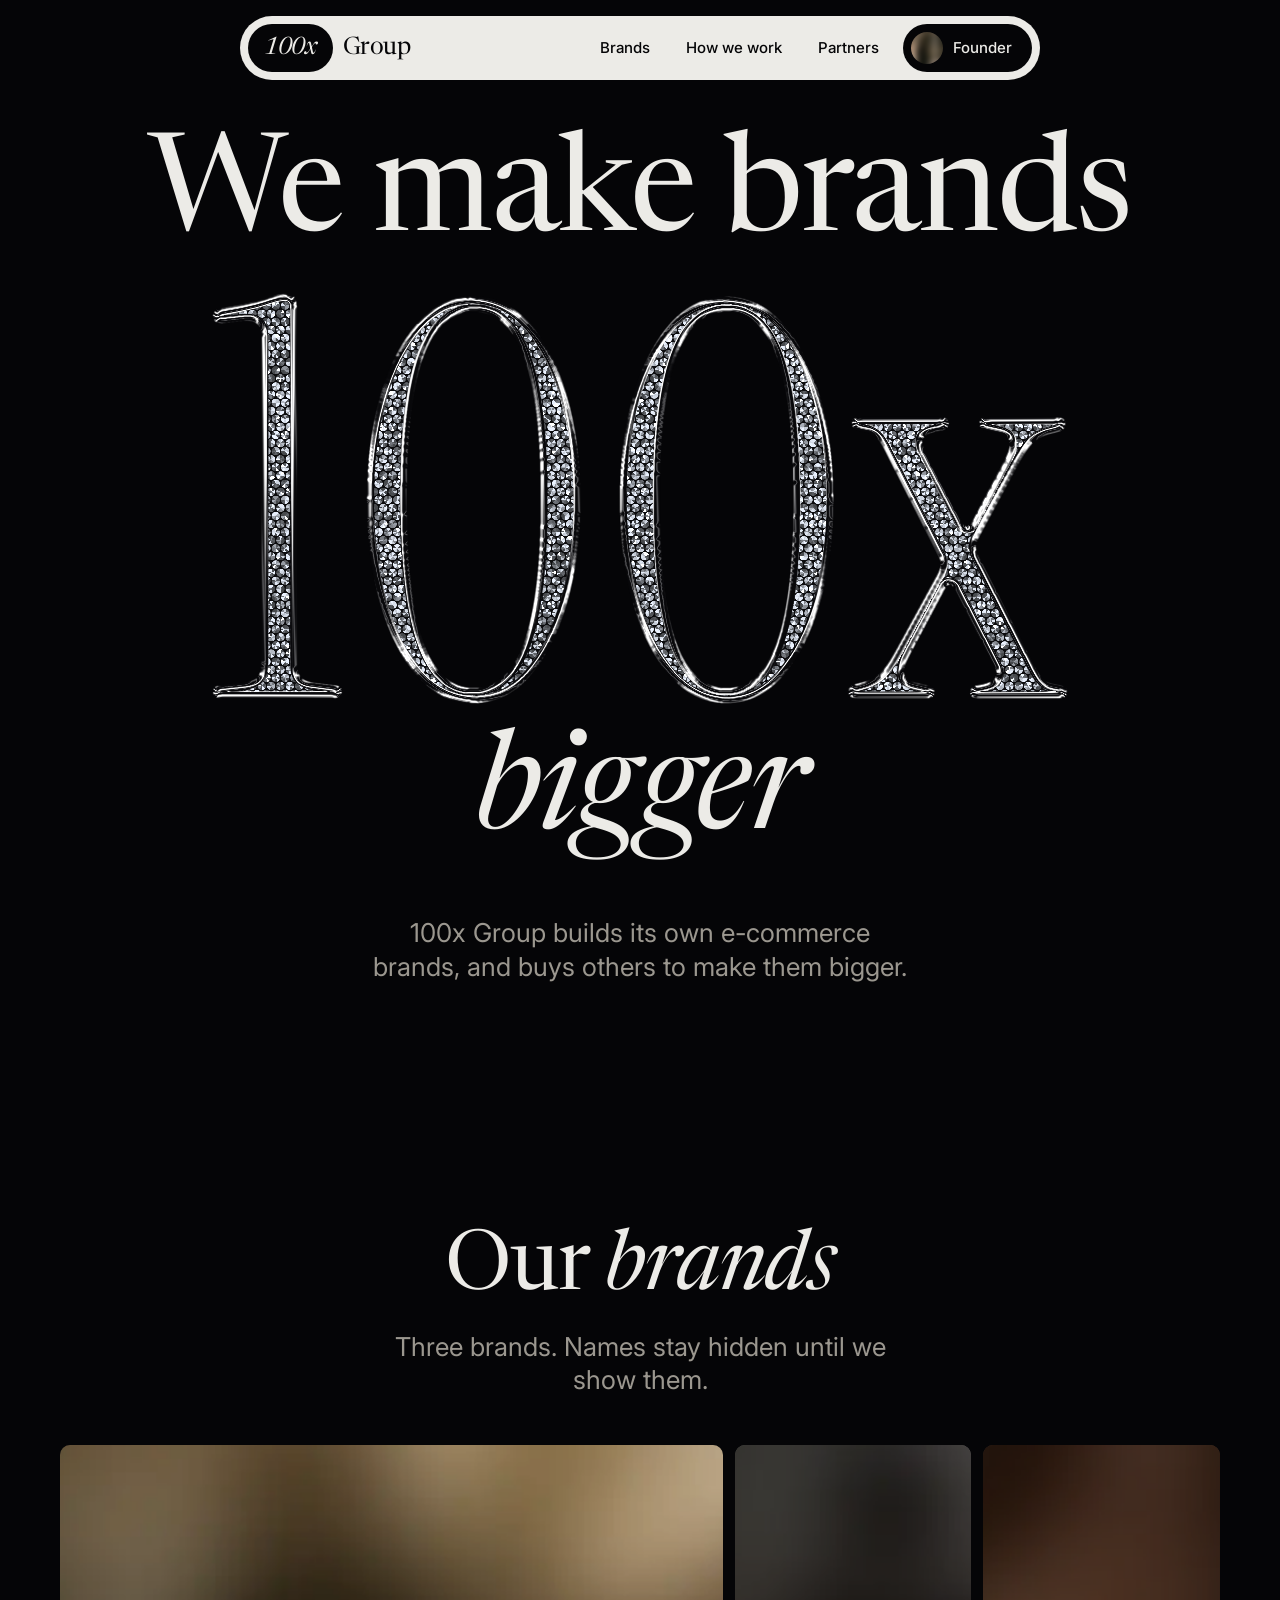
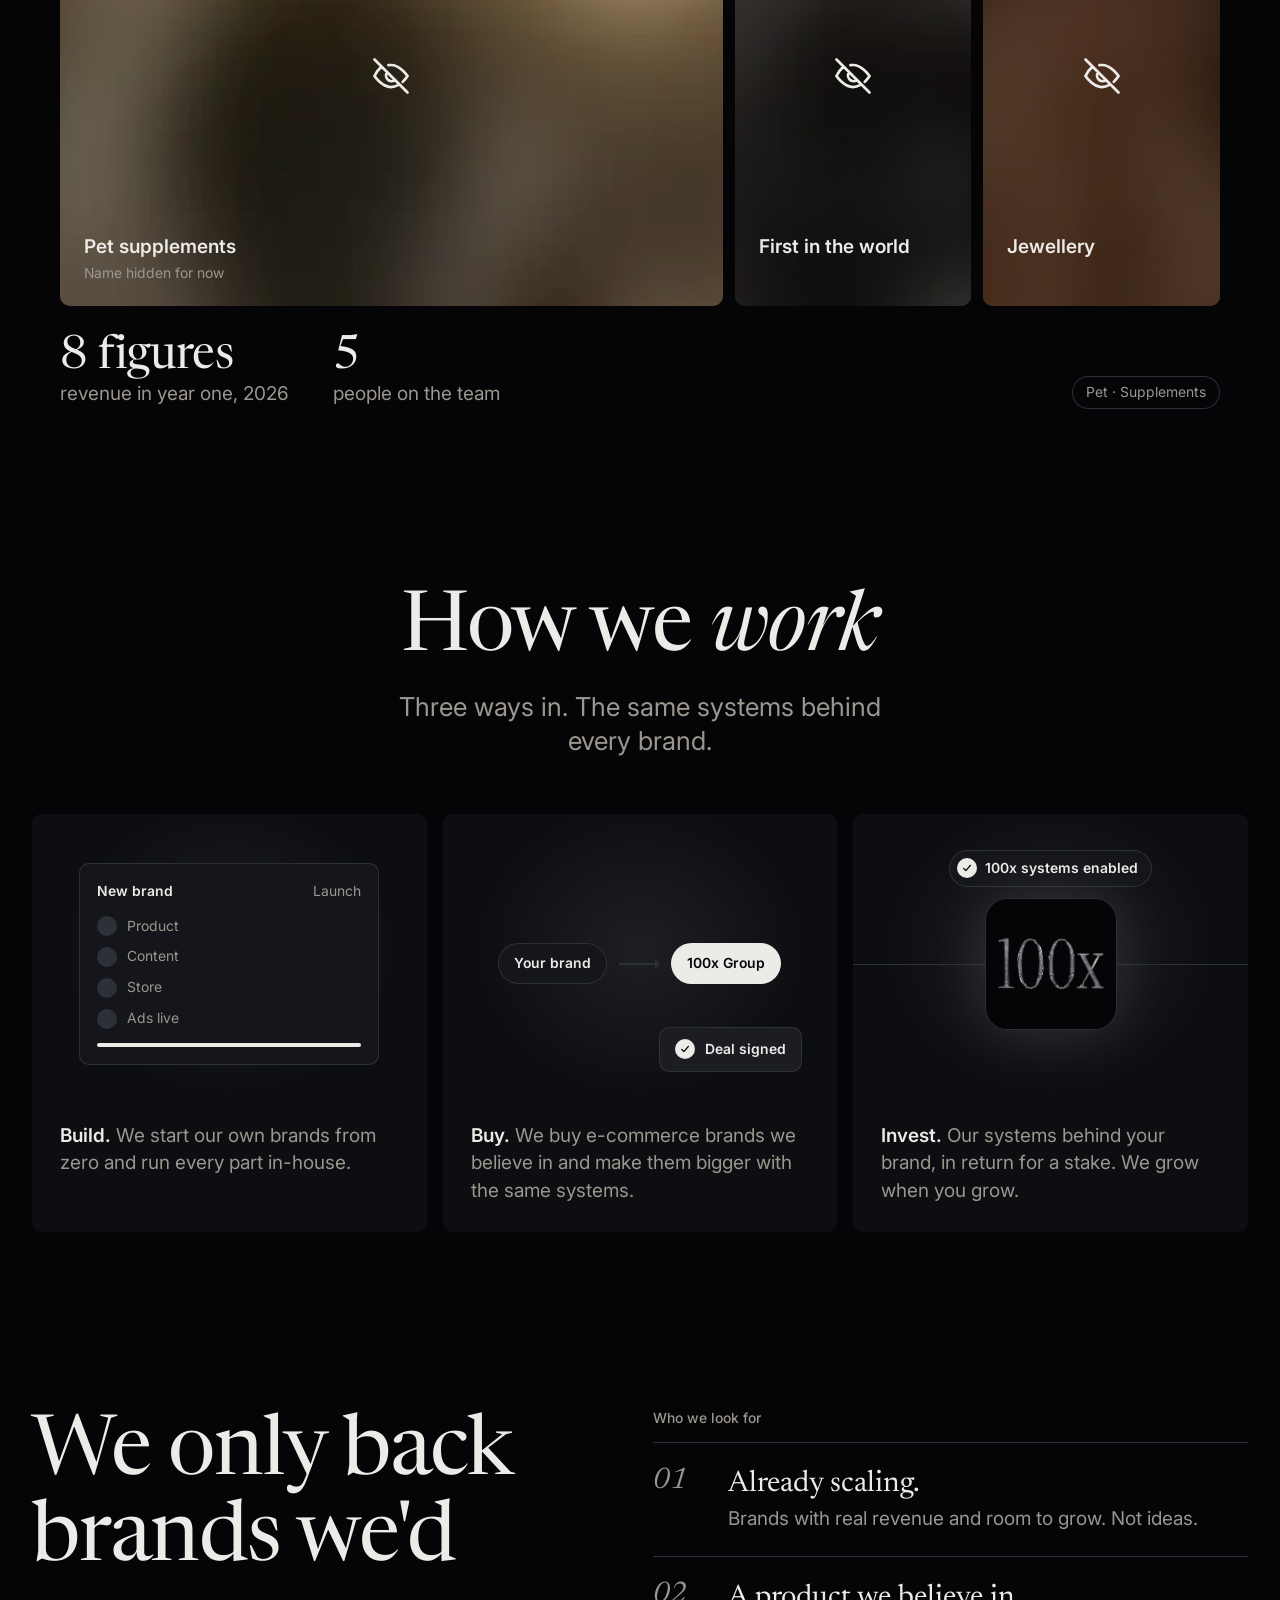
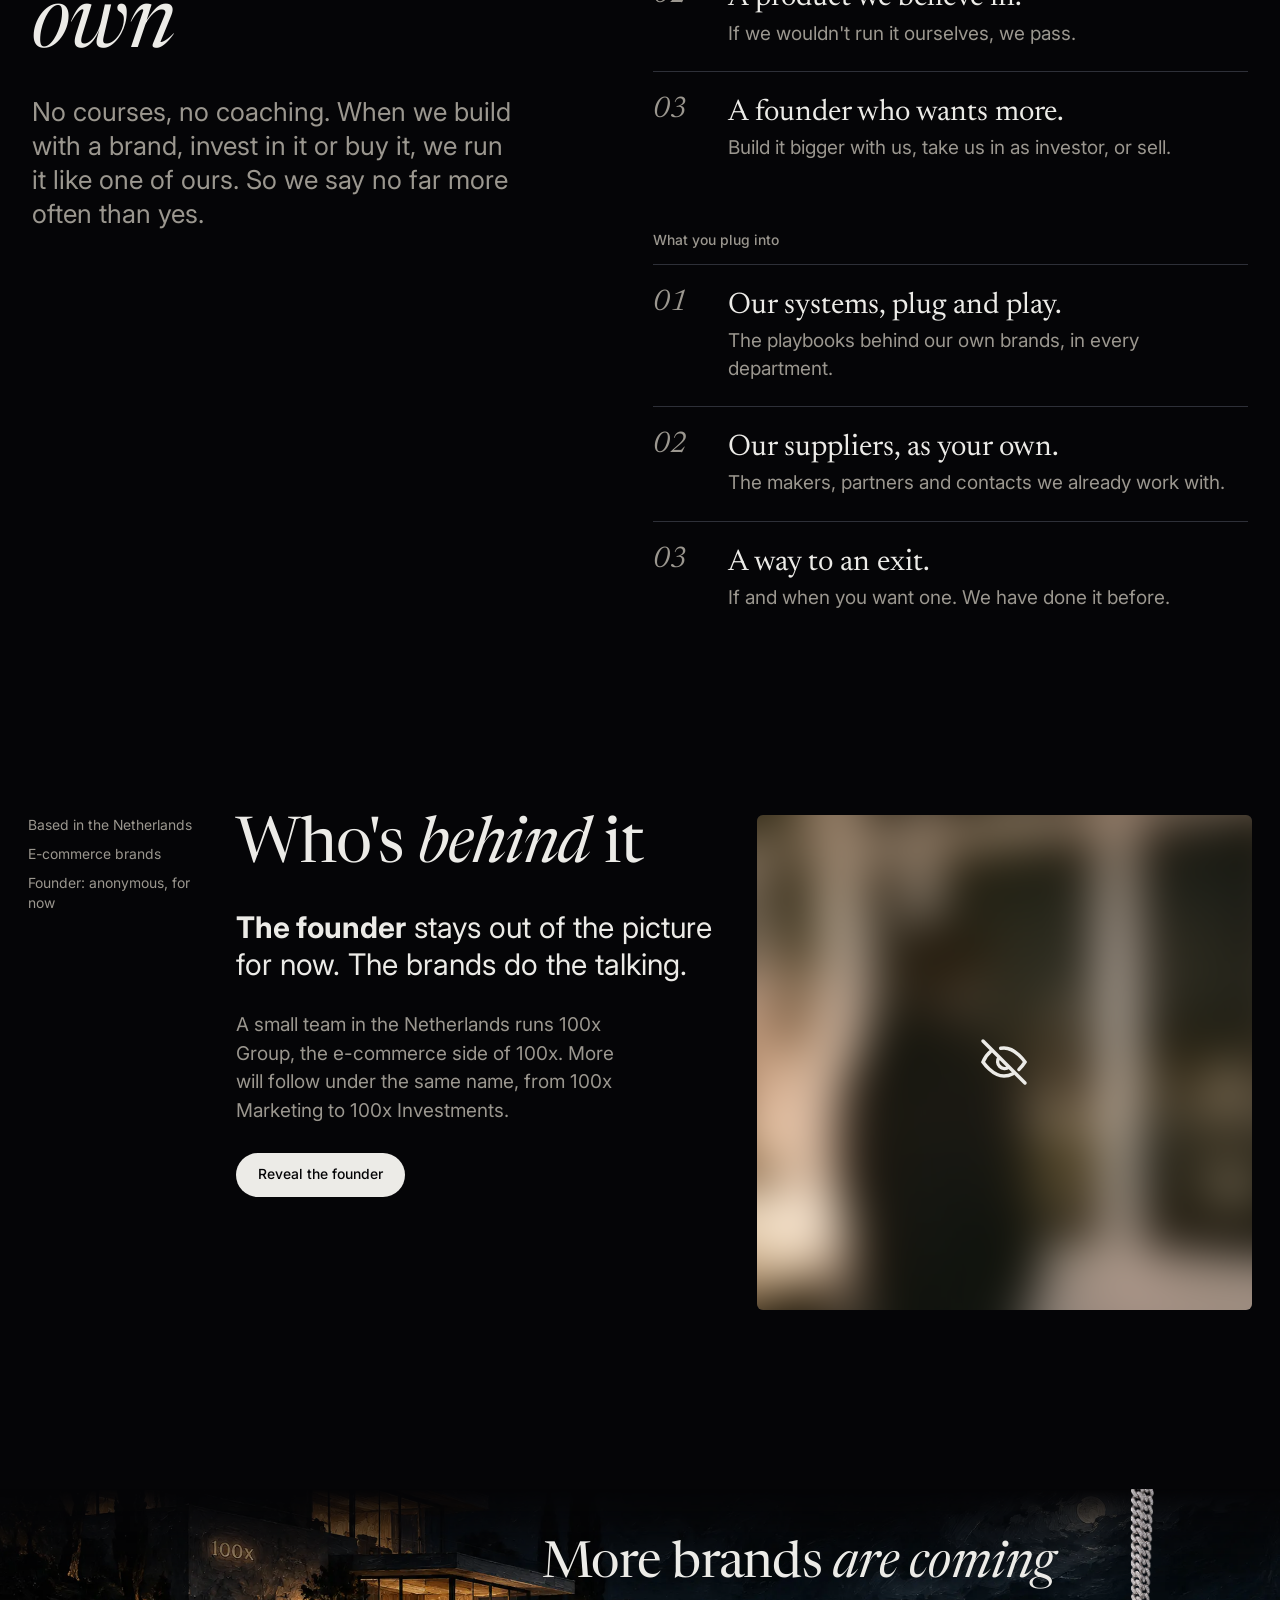
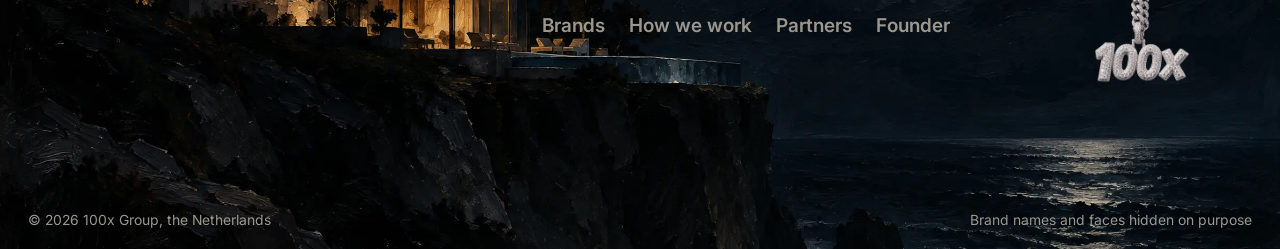
<file: index.html>
<!doctype html>
<html lang="en">
<head>
  <meta charset="utf-8">
  <meta name="viewport" content="width=device-width, initial-scale=1">
  <title>100x Group | We make brands 100x bigger</title>
  <meta name="description" content="100x Group builds its own e-commerce brands and buys others to make them bigger. Eight figures in year one, first in the world, one exit.">
  <link rel="preconnect" href="https://fonts.googleapis.com">
  <link rel="preconnect" href="https://fonts.gstatic.com" crossorigin>
  <link rel="stylesheet" href="https://fonts.googleapis.com/css2?family=Newsreader:ital,opsz,wght@0,6..72,300..500;1,6..72,300..500&family=Inter:wght@400;500;600&display=swap">
  <link rel="stylesheet" href="css/style.css">
  <script>document.documentElement.classList.add('js');</script>
  <script src="js/main.js" defer></script>
  <script src="js/chrome.js" defer></script>
</head>
<body>
  <a class="skip-link" href="#content">Skip to content</a>

  <header class="site-header" data-header-bar>
    <a class="wordmark" href="/"><span class="wordmark__x">100x</span> <span class="wordmark__group">Group</span></a>
    <button class="menu-button" type="button" aria-expanded="false" aria-controls="site-nav" data-menu-button>Menu</button>
    <nav id="site-nav" aria-label="Main menu">
      <ul class="site-nav">
        <li><a href="#brands">Brands</a></li>
        <li><a href="#how">How we work</a></li>
        <li><a href="#partners">Partners</a></li>
        <li><a href="#founder"><span class="nav-avatar" aria-hidden="true"><img src="images/founder.webp" width="900" height="900" alt=""></span>Founder</a></li>
      </ul>
    </nav>
  </header>

  <main id="content">

    <!-- Hero: de zin loopt door het diamanten 100x heen -->
    <section class="hero" aria-labelledby="hero-title">
      <h1 id="hero-title" class="hero__title" aria-label="We make brands 100x bigger">
        <span class="hero__line" aria-hidden="true">We make brands</span>
        <span class="hero__diamond held__diamant" aria-hidden="true"><div class="diamant" data-maat="{&quot;upm&quot;: 1000, &quot;nul&quot;: {&quot;x&quot;: 939, &quot;y&quot;: -360.5, &quot;a&quot;: 122, &quot;b&quot;: 342.5}, &quot;woord&quot;: {&quot;links&quot;: 5, &quot;rechts&quot;: 1558, &quot;boven&quot;: -735, &quot;onder&quot;: 9}, &quot;staand&quot;: {&quot;dx&quot;: -425, &quot;dy&quot;: 560, &quot;rechts&quot;: 1133, &quot;onder&quot;: 560}, &quot;grens&quot;: [262, 1147], &quot;modus&quot;: &quot;ijs&quot;, &quot;bevel&quot;: 14, &quot;steen&quot;: 17, &quot;reserve&quot;: 130}"><svg class="diamant__mark" data-fly-mark viewBox="-15 -755 1593 784" preserveAspectRatio="xMidYMid meet" focusable="false"><g class="fly__glyph"><path d="M20 0Q5 0 5 -11Q5 -22 18 -23L57 -27Q78 -29 85.5 -37.0Q93 -45 93 -66V-660Q93 -677 83.5 -682.5Q74 -688 59 -686L23 -682Q5 -681 5 -695Q5 -706 21 -709Q74 -718 99.0 -726.5Q124 -735 136 -735Q157 -735 157 -713V-66Q157 -45 164.5 -37.0Q172 -29 193 -27L226 -23Q239 -22 239 -11Q239 0 224 0Z"/></g><g class="fly__glyph"><path d="M479 9Q421 9 377.0 -40.0Q333 -89 309.0 -173.0Q285 -257 285 -361Q285 -465 309.0 -548.5Q333 -632 377.0 -681.0Q421 -730 479 -730Q537 -730 580.5 -681.0Q624 -632 648.5 -548.5Q673 -465 673 -361Q673 -257 648.5 -173.0Q624 -89 580.5 -40.0Q537 9 479 9ZM479 -18Q542 -18 571.5 -103.0Q601 -188 601 -361Q601 -534 571.5 -618.5Q542 -703 479 -703Q416 -703 386.5 -618.5Q357 -534 357 -361Q357 -188 386.5 -103.0Q416 -18 479 -18Z"/></g><g class="fly__glyph"><path d="M939 9Q881 9 837.0 -40.0Q793 -89 769.0 -173.0Q745 -257 745 -361Q745 -465 769.0 -548.5Q793 -632 837.0 -681.0Q881 -730 939 -730Q997 -730 1040.5 -681.0Q1084 -632 1108.5 -548.5Q1133 -465 1133 -361Q1133 -257 1108.5 -173.0Q1084 -89 1040.5 -40.0Q997 9 939 9ZM939 -18Q1002 -18 1031.5 -103.0Q1061 -188 1061 -361Q1061 -534 1031.5 -618.5Q1002 -703 939 -703Q876 -703 846.5 -618.5Q817 -534 817 -361Q817 -188 846.5 -103.0Q876 -18 939 -18Z"/></g><g class="fly__glyph"><path d="M1396 0Q1382 0 1382 -10Q1382 -20 1395 -23L1410 -26Q1440 -33 1426 -59L1355 -199Q1351 -206 1345.5 -206.5Q1340 -207 1336 -199L1271 -77Q1249 -35 1278 -29L1304 -23Q1317 -20 1317 -10Q1317 0 1303 0H1175Q1161 0 1161 -11Q1161 -22 1173 -25L1185 -28Q1204 -33 1217.0 -43.5Q1230 -54 1250 -91L1324 -227Q1332 -242 1326 -256L1231 -443Q1220 -466 1212.5 -474.0Q1205 -482 1195 -484L1180 -487Q1167 -490 1167 -500Q1167 -510 1181 -510H1329Q1343 -510 1343 -500Q1343 -490 1330 -487L1315 -484Q1285 -477 1299 -451L1367 -319Q1371 -312 1376.0 -312.0Q1381 -312 1385 -319L1445 -433Q1467 -475 1438 -481L1412 -487Q1399 -490 1399 -500Q1399 -510 1413 -510H1541Q1555 -510 1555 -499Q1555 -488 1543 -485L1531 -482Q1512 -478 1499.0 -467.5Q1486 -457 1466 -419L1397 -291Q1388 -276 1396 -260L1494 -67Q1506 -43 1513.0 -35.5Q1520 -28 1530 -26L1545 -23Q1558 -20 1558 -10Q1558 0 1544 0Z"/></g></svg><canvas class="diamant__canvas" data-fly-chrome></canvas></div>
</span>
        <span class="hero__line" aria-hidden="true"><em>bigger</em></span>
      </h1>
      <p class="hero__lead">100x Group builds its own e-commerce brands, and buys others to make them bigger.</p>
    </section>

    <!-- De merken: zoals de verhalen op slash.com. De actieve kaart is breed en zoomt in -->
    <section class="brands" id="brands" aria-labelledby="brands-title">
      <div class="brands__head">
        <h2 id="brands-title" class="brands__title">Our <em>brands</em></h2>
        <p class="brands__note">Three brands. Names stay hidden until we show them.</p>
      </div>
      <div class="stories" data-stories>
        <button class="story is-active" type="button" data-story="0" aria-pressed="true" aria-controls="story-stats">
          <span class="story__media"><img src="images/merk-hond-straat.webp" width="640" height="362" alt="" loading="lazy"></span>
          <span class="brand-card__eye"><svg viewBox="0 0 24 24" aria-hidden="true"><path d="M3 3l18 18M10.6 6.1A10.6 10.6 0 0 1 12 6c5 0 9 6 9 6a17 17 0 0 1-2.6 3.2M6.2 7.6C4.2 9.2 3 12 3 12s4 6 9 6c1.4 0 2.7-.4 3.8-1M9.9 10a3 3 0 0 0 4.2 4.2" fill="none" stroke="currentColor" stroke-width="1.5" stroke-linecap="round"/></svg></span>
          <span class="story__who"><span class="story__name">Pet supplements</span><span class="story__sub">Name hidden for now</span></span>
        </button>
        <button class="story" type="button" data-story="1" aria-pressed="false" aria-controls="story-stats">
          <span class="story__media"><img src="images/merk-launch-unboxing.webp" width="640" height="362" alt="" loading="lazy"></span>
          <span class="brand-card__eye"><svg viewBox="0 0 24 24" aria-hidden="true"><path d="M3 3l18 18M10.6 6.1A10.6 10.6 0 0 1 12 6c5 0 9 6 9 6a17 17 0 0 1-2.6 3.2M6.2 7.6C4.2 9.2 3 12 3 12s4 6 9 6c1.4 0 2.7-.4 3.8-1M9.9 10a3 3 0 0 0 4.2 4.2" fill="none" stroke="currentColor" stroke-width="1.5" stroke-linecap="round"/></svg></span>
          <span class="story__who"><span class="story__name">First in the world</span><span class="story__sub">Name hidden for now</span></span>
        </button>
        <button class="story" type="button" data-story="2" aria-pressed="false" aria-controls="story-stats">
          <span class="story__media"><img src="images/merk-sieraden-model.webp" width="640" height="362" alt="" loading="lazy"></span>
          <span class="brand-card__eye"><svg viewBox="0 0 24 24" aria-hidden="true"><path d="M3 3l18 18M10.6 6.1A10.6 10.6 0 0 1 12 6c5 0 9 6 9 6a17 17 0 0 1-2.6 3.2M6.2 7.6C4.2 9.2 3 12 3 12s4 6 9 6c1.4 0 2.7-.4 3.8-1M9.9 10a3 3 0 0 0 4.2 4.2" fill="none" stroke="currentColor" stroke-width="1.5" stroke-linecap="round"/></svg></span>
          <span class="story__who"><span class="story__name">Jewellery</span><span class="story__sub">Name hidden for now</span></span>
        </button>
      </div>
      <div class="stories__stats" id="story-stats" aria-live="polite">
        <div class="stories__panel" data-panel="0">
          <div class="story-stat"><p class="story-stat__figure">8 figures</p><p class="story-stat__label">revenue in year one, 2026</p></div><div class="story-stat"><p class="story-stat__figure">5</p><p class="story-stat__label">people on the team</p></div>
          <p class="stories__tag">Pet · Supplements</p>
        </div>
        <div class="stories__panel" data-panel="1" hidden>
          <div class="story-stat"><p class="story-stat__figure">1st</p><p class="story-stat__label">to launch it, worldwide</p></div><div class="story-stat"><p class="story-stat__figure">Private</p><p class="story-stat__label">numbers, for now</p></div>
          <p class="stories__tag">New category</p>
        </div>
        <div class="stories__panel" data-panel="2" hidden>
          <div class="story-stat"><p class="story-stat__figure">2025</p><p class="story-stat__label">built, grown and exited</p></div><div class="story-stat"><p class="story-stat__figure">Europe</p><p class="story-stat__label">where it sold</p></div>
          <p class="stories__tag">Jewellery · Exited</p>
        </div>
      </div>
    </section>

    <!-- Werkwijze: drie kaarten met bewegende visuals, zoals op slash.com -->
    <section class="routes" id="how" aria-labelledby="how-title">
      <div class="routes__intro">
        <h2 id="how-title" class="routes__title">How we <em>work</em></h2>
        <p class="routes__lead">Three ways in. The same systems behind every brand.</p>
      </div>
      <ul class="routes__grid">
        <li class="feature">
          <div class="feature__visual visual-build" aria-hidden="true">
            <div class="ui-panel">
              <p class="ui-panel__head">New brand <span>Launch</span></p>
              <ul class="ui-steps">
                <li><span class="ui-check"><svg viewBox="0 0 16 16" aria-hidden="true"><path d="M3.5 8.5l3 3 6-7" fill="none" stroke="currentColor" stroke-width="1.8" stroke-linecap="round" stroke-linejoin="round"/></svg></span>Product</li>
                <li><span class="ui-check"><svg viewBox="0 0 16 16" aria-hidden="true"><path d="M3.5 8.5l3 3 6-7" fill="none" stroke="currentColor" stroke-width="1.8" stroke-linecap="round" stroke-linejoin="round"/></svg></span>Content</li>
                <li><span class="ui-check"><svg viewBox="0 0 16 16" aria-hidden="true"><path d="M3.5 8.5l3 3 6-7" fill="none" stroke="currentColor" stroke-width="1.8" stroke-linecap="round" stroke-linejoin="round"/></svg></span>Store</li>
                <li><span class="ui-check"><svg viewBox="0 0 16 16" aria-hidden="true"><path d="M3.5 8.5l3 3 6-7" fill="none" stroke="currentColor" stroke-width="1.8" stroke-linecap="round" stroke-linejoin="round"/></svg></span>Ads live</li>
              </ul>
              <div class="ui-bar"><i></i></div>
            </div>
          </div>
          <p class="feature__text"><strong>Build.</strong> We start our own brands from zero and run every part in-house.</p>
        </li>
        <li class="feature">
          <div class="feature__visual visual-buy" aria-hidden="true">
            <div class="ui-deal">
              <span class="ui-chip ui-chip--brand">Your brand</span>
              <span class="ui-arrow"></span>
              <span class="ui-chip ui-chip--us">100x Group</span>
            </div>
            <div class="ui-toast"><span class="ui-check"><svg viewBox="0 0 16 16" aria-hidden="true"><path d="M3.5 8.5l3 3 6-7" fill="none" stroke="currentColor" stroke-width="1.8" stroke-linecap="round" stroke-linejoin="round"/></svg></span>Deal signed</div>
          </div>
          <p class="feature__text"><strong>Buy.</strong> We buy e-commerce brands we believe in and make them bigger with the same systems.</p>
        </li>
        <li class="feature">
          <div class="feature__visual visual-invest" aria-hidden="true">
            <span class="ui-pill"><span class="ui-check"><svg viewBox="0 0 16 16" aria-hidden="true"><path d="M3.5 8.5l3 3 6-7" fill="none" stroke="currentColor" stroke-width="1.8" stroke-linecap="round" stroke-linejoin="round"/></svg></span>100x systems enabled</span>
            <span class="ui-line ui-line--l"></span>
            <span class="ui-line ui-line--r"></span>
            <span class="ui-tile"><img src="images/diamant-100x.webp" width="900" height="442" alt="" loading="lazy"></span>
          </div>
          <p class="feature__text"><strong>Invest.</strong> Our systems behind your brand, in return for a stake. We grow when you grow.</p>
        </li>
      </ul>
    </section>

    <!-- Partners: met welke merken we werken, investeren of kopen, en wat ze krijgen -->
    <section class="partners" id="partners" aria-labelledby="partners-title">
      <div class="partners__intro">
        <h2 id="partners-title" class="partners__title">We only back brands we'd <em>own</em></h2>
        <p class="partners__lead">No courses, no coaching. When we build with a brand, invest in it or buy it, we run it like one of ours. So we say no far more often than yes.</p>
      </div>
      <div class="partners__lists">
        <div class="partners__group">
          <h3 class="partners__label">Who we look for</h3>
          <ol class="partners__list">
            <li><span class="partners__num">01</span><p><strong>Already scaling.</strong> Brands with real revenue and room to grow. Not ideas.</p></li>
            <li><span class="partners__num">02</span><p><strong>A product we believe in.</strong> If we wouldn't run it ourselves, we pass.</p></li>
            <li><span class="partners__num">03</span><p><strong>A founder who wants more.</strong> Build it bigger with us, take us in as investor, or sell.</p></li>
          </ol>
        </div>
        <div class="partners__group">
          <h3 class="partners__label">What you plug into</h3>
          <ol class="partners__list">
            <li><span class="partners__num">01</span><p><strong>Our systems, plug and play.</strong> The playbooks behind our own brands, in every department.</p></li>
            <li><span class="partners__num">02</span><p><strong>Our suppliers, as your own.</strong> The makers, partners and contacts we already work with.</p></li>
            <li><span class="partners__num">03</span><p><strong>A way to an exit.</strong> If and when you want one. We have done it before.</p></li>
          </ol>
        </div>
      </div>
    </section>

    <!-- Founder: verborgen, zoals de merken -->
    <section class="founder" id="founder" aria-labelledby="founder-title">
      <div class="founder__facts">
        <p>Based in the Netherlands</p>
        <p>E-commerce brands</p>
        <p>Founder: anonymous, for now</p>
      </div>
      <div class="founder__portrait" data-portrait>
        <img src="images/founder.webp" width="900" height="900" alt="" loading="lazy">
        <span class="brand-card__eye"><svg viewBox="0 0 24 24" aria-hidden="true"><path d="M3 3l18 18M10.6 6.1A10.6 10.6 0 0 1 12 6c5 0 9 6 9 6a17 17 0 0 1-2.6 3.2M6.2 7.6C4.2 9.2 3 12 3 12s4 6 9 6c1.4 0 2.7-.4 3.8-1M9.9 10a3 3 0 0 0 4.2 4.2" fill="none" stroke="currentColor" stroke-width="1.5" stroke-linecap="round"/></svg></span>
      </div>
      <div class="founder__body">
        <h2 id="founder-title" class="founder__title">Who's <em>behind</em> it</h2>
        <p class="founder__bio"><strong>The founder</strong> stays out of the picture for now. The brands do the talking.</p>
        <p class="founder__bio founder__bio--soft">A small team in the Netherlands runs 100x Group, the e-commerce side of 100x. More will follow under the same name, from 100x Marketing to 100x Investments.</p>
        <button class="reveal-button" type="button" data-reveal-button aria-describedby="reveal-answer">Reveal the founder</button>
        <p class="reveal-answer" id="reveal-answer" aria-live="polite" data-reveal-answer></p>
      </div>
    </section>
  </main>

  <footer class="site-footer" aria-labelledby="footer-title">
    <div class="site-footer__painting" aria-hidden="true">
      <img src="images/villa.webp" width="2400" height="1200" alt="" loading="lazy">
    </div>
    <div class="site-footer__chain" data-chain aria-hidden="true">
      <img src="images/chain-100x.webp" width="435" height="878" alt="" loading="lazy" draggable="false">
    </div>
    <div class="site-footer__content">
      <h2 id="footer-title" class="site-footer__title">More brands <em>are coming</em></h2>
      <ul class="site-footer__links">
        <li><a href="#brands">Brands</a></li>
        <li><a href="#how">How we work</a></li>
        <li><a href="#partners">Partners</a></li>
        <li><a href="#founder">Founder</a></li>
      </ul>
    </div>
    <div class="site-footer__legal">
      <p>© 2026 100x Group, the Netherlands</p>
      <p>Brand names and faces hidden on purpose</p>
    </div>
  </footer>
</body>
</html>
</file>
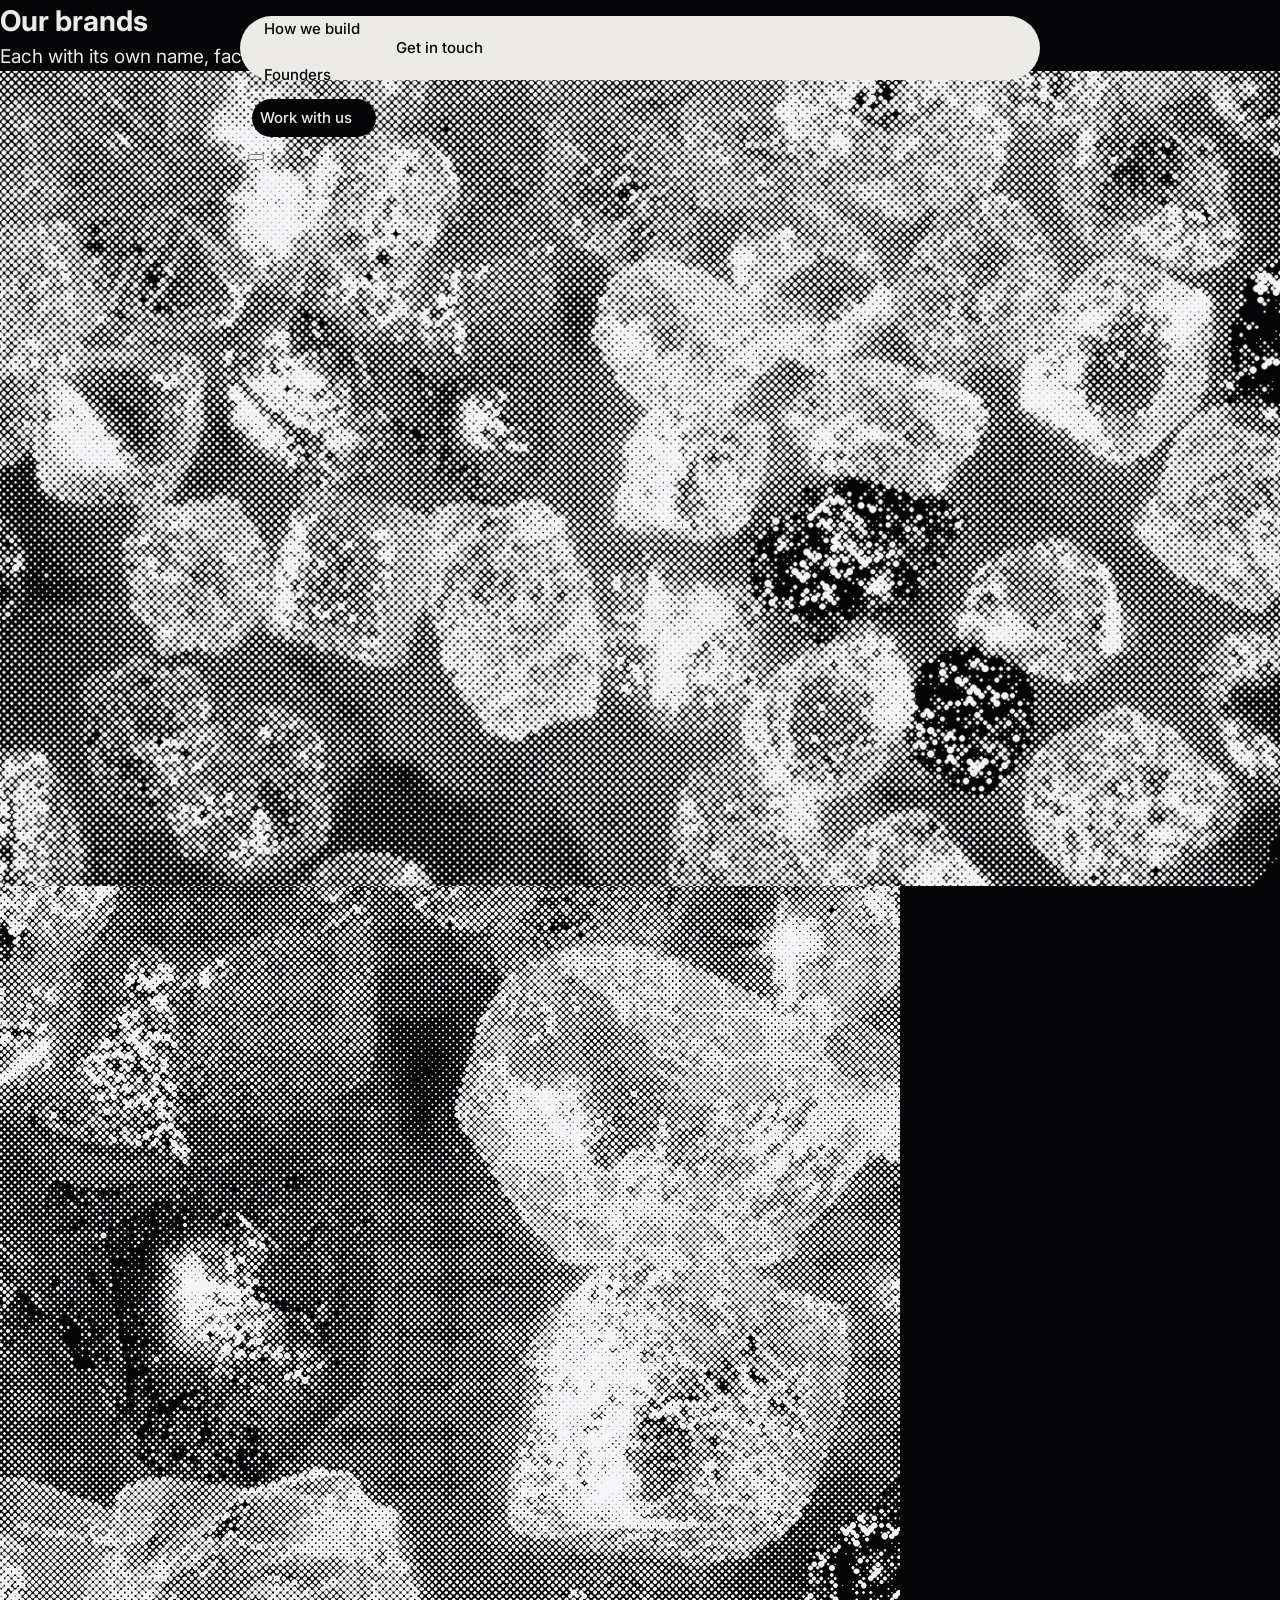
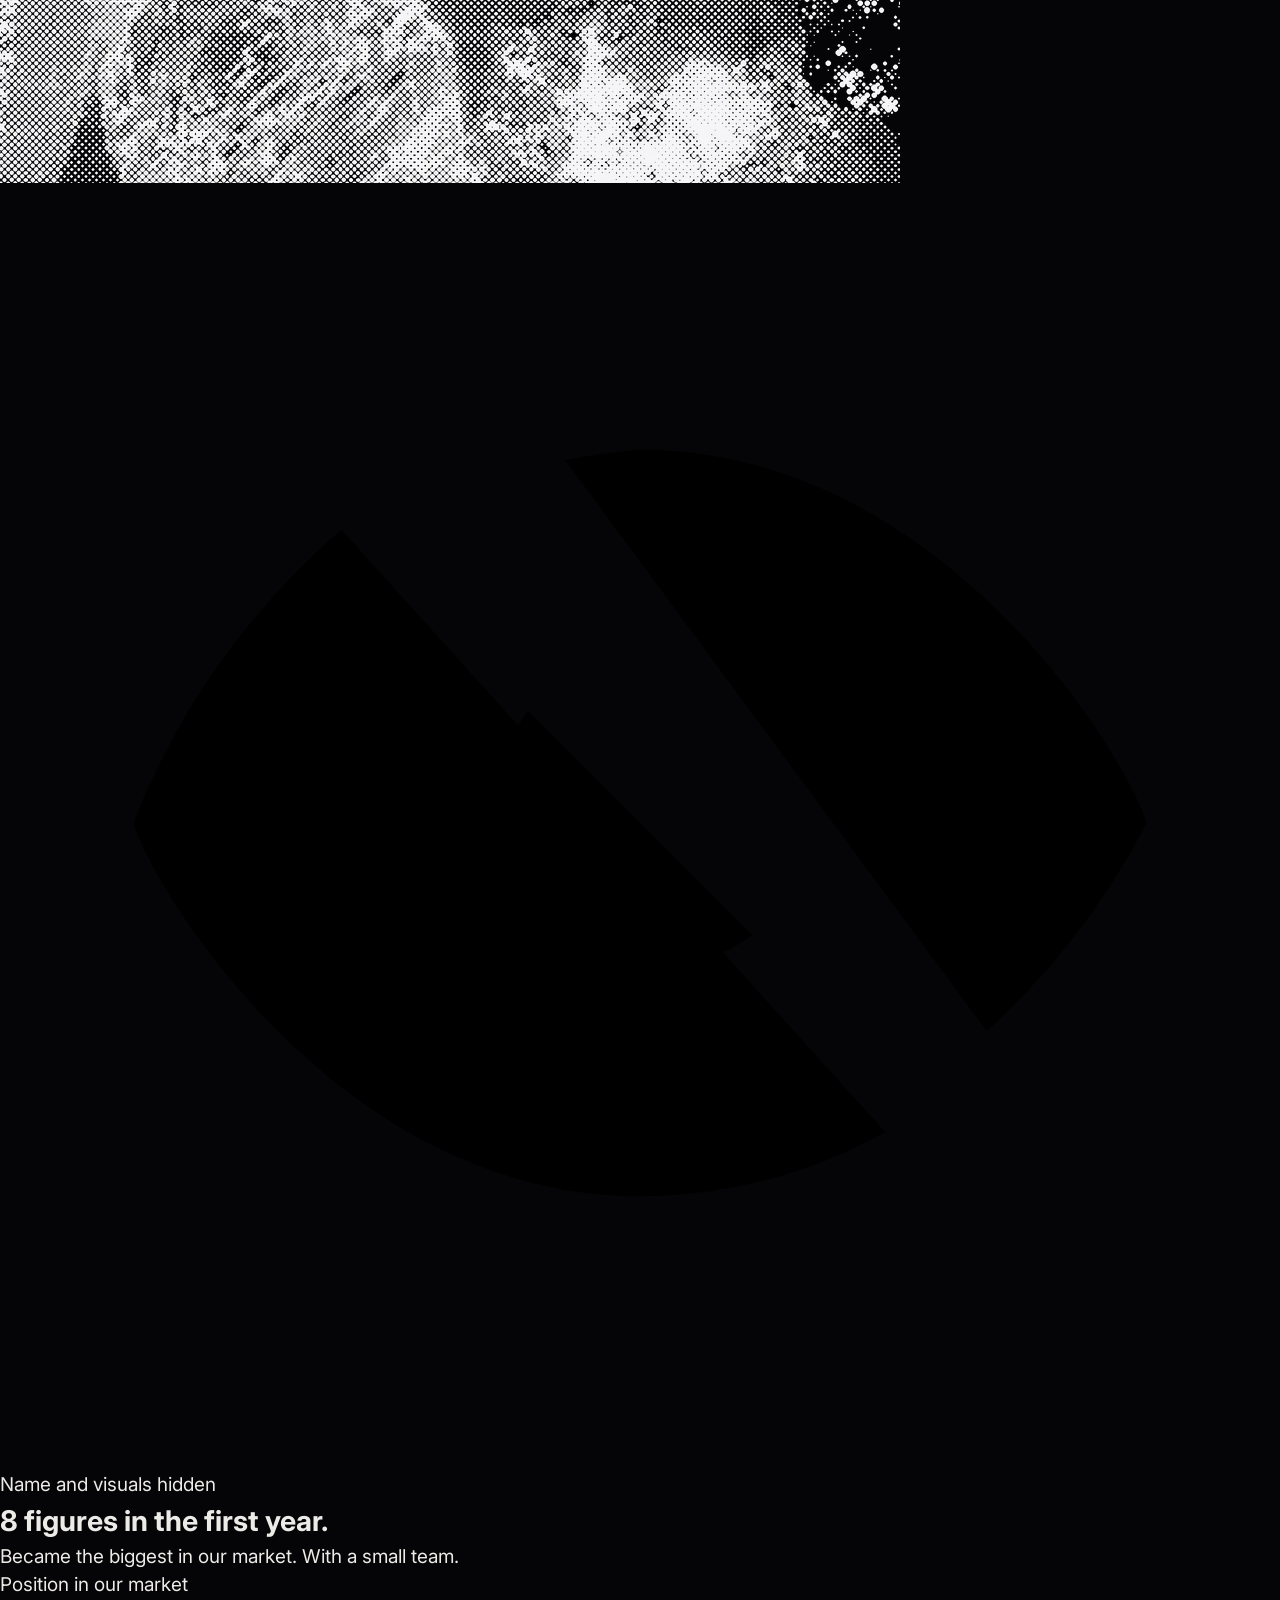
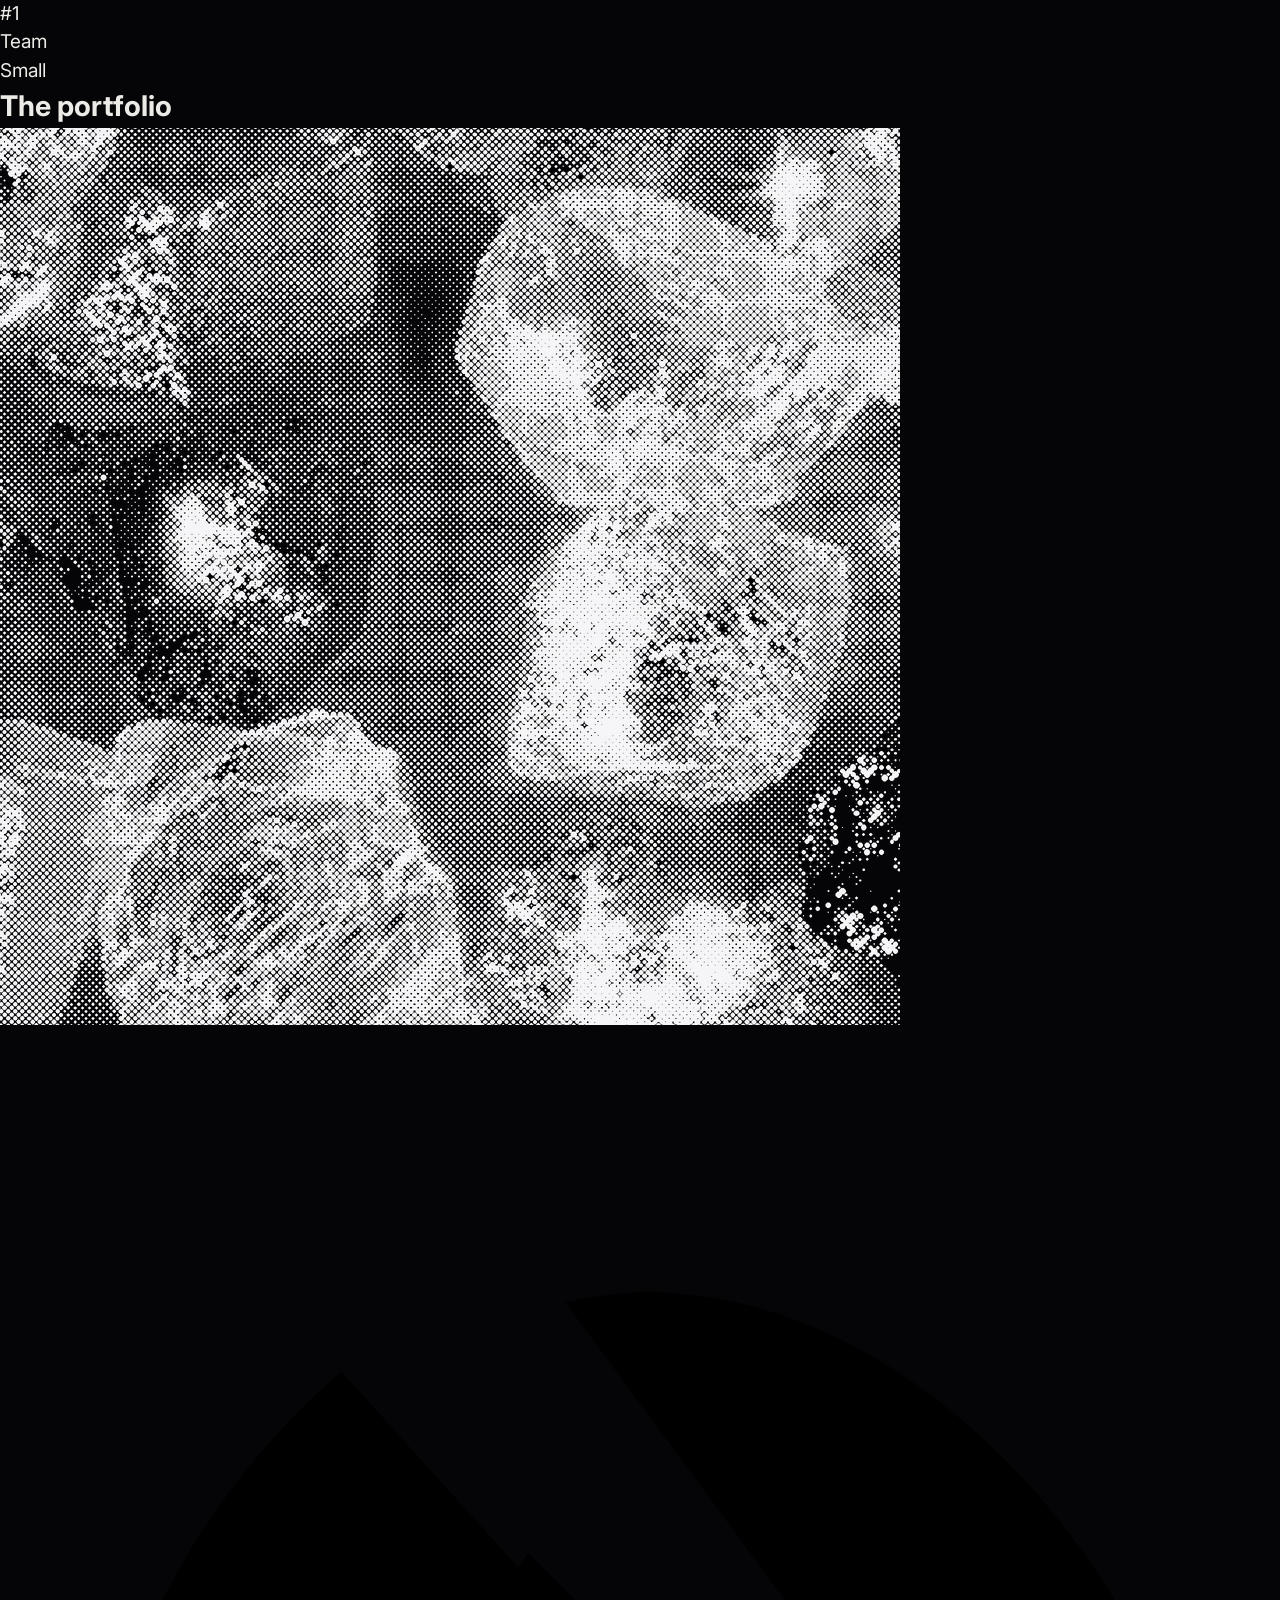
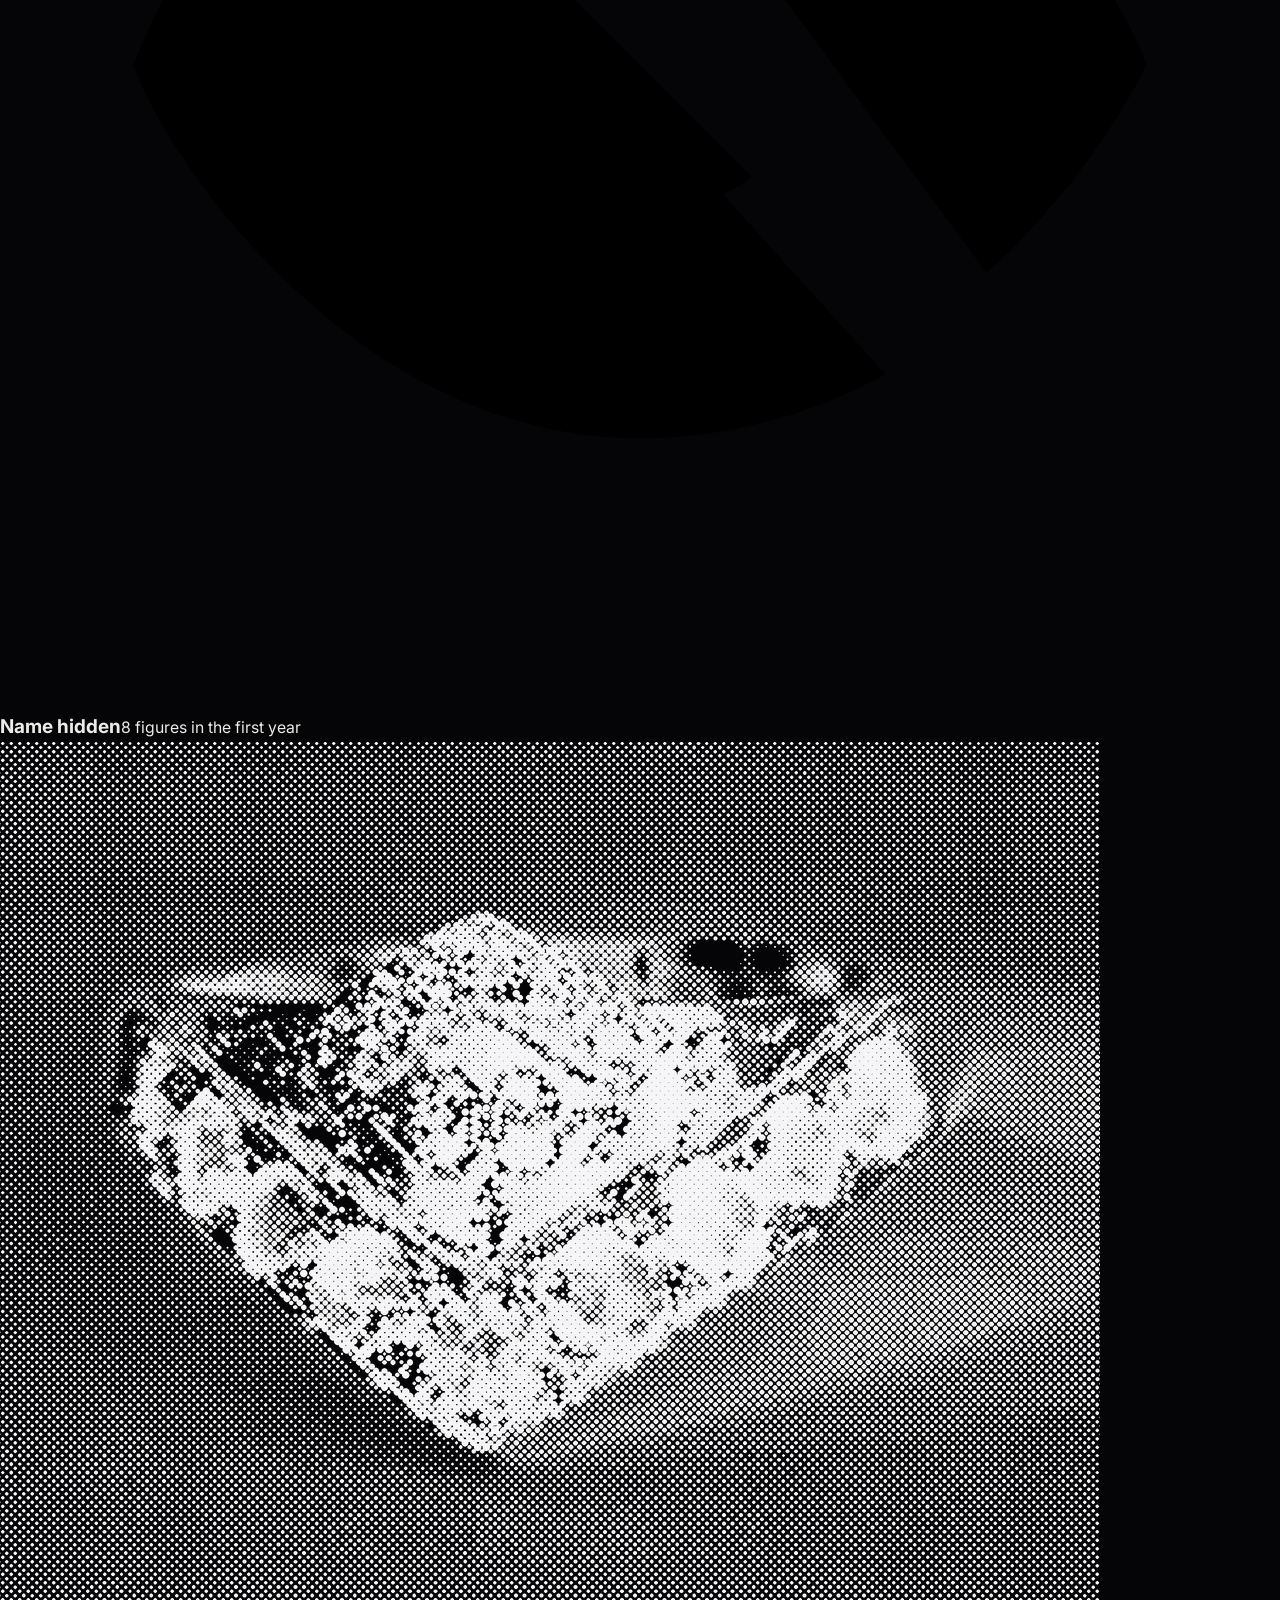
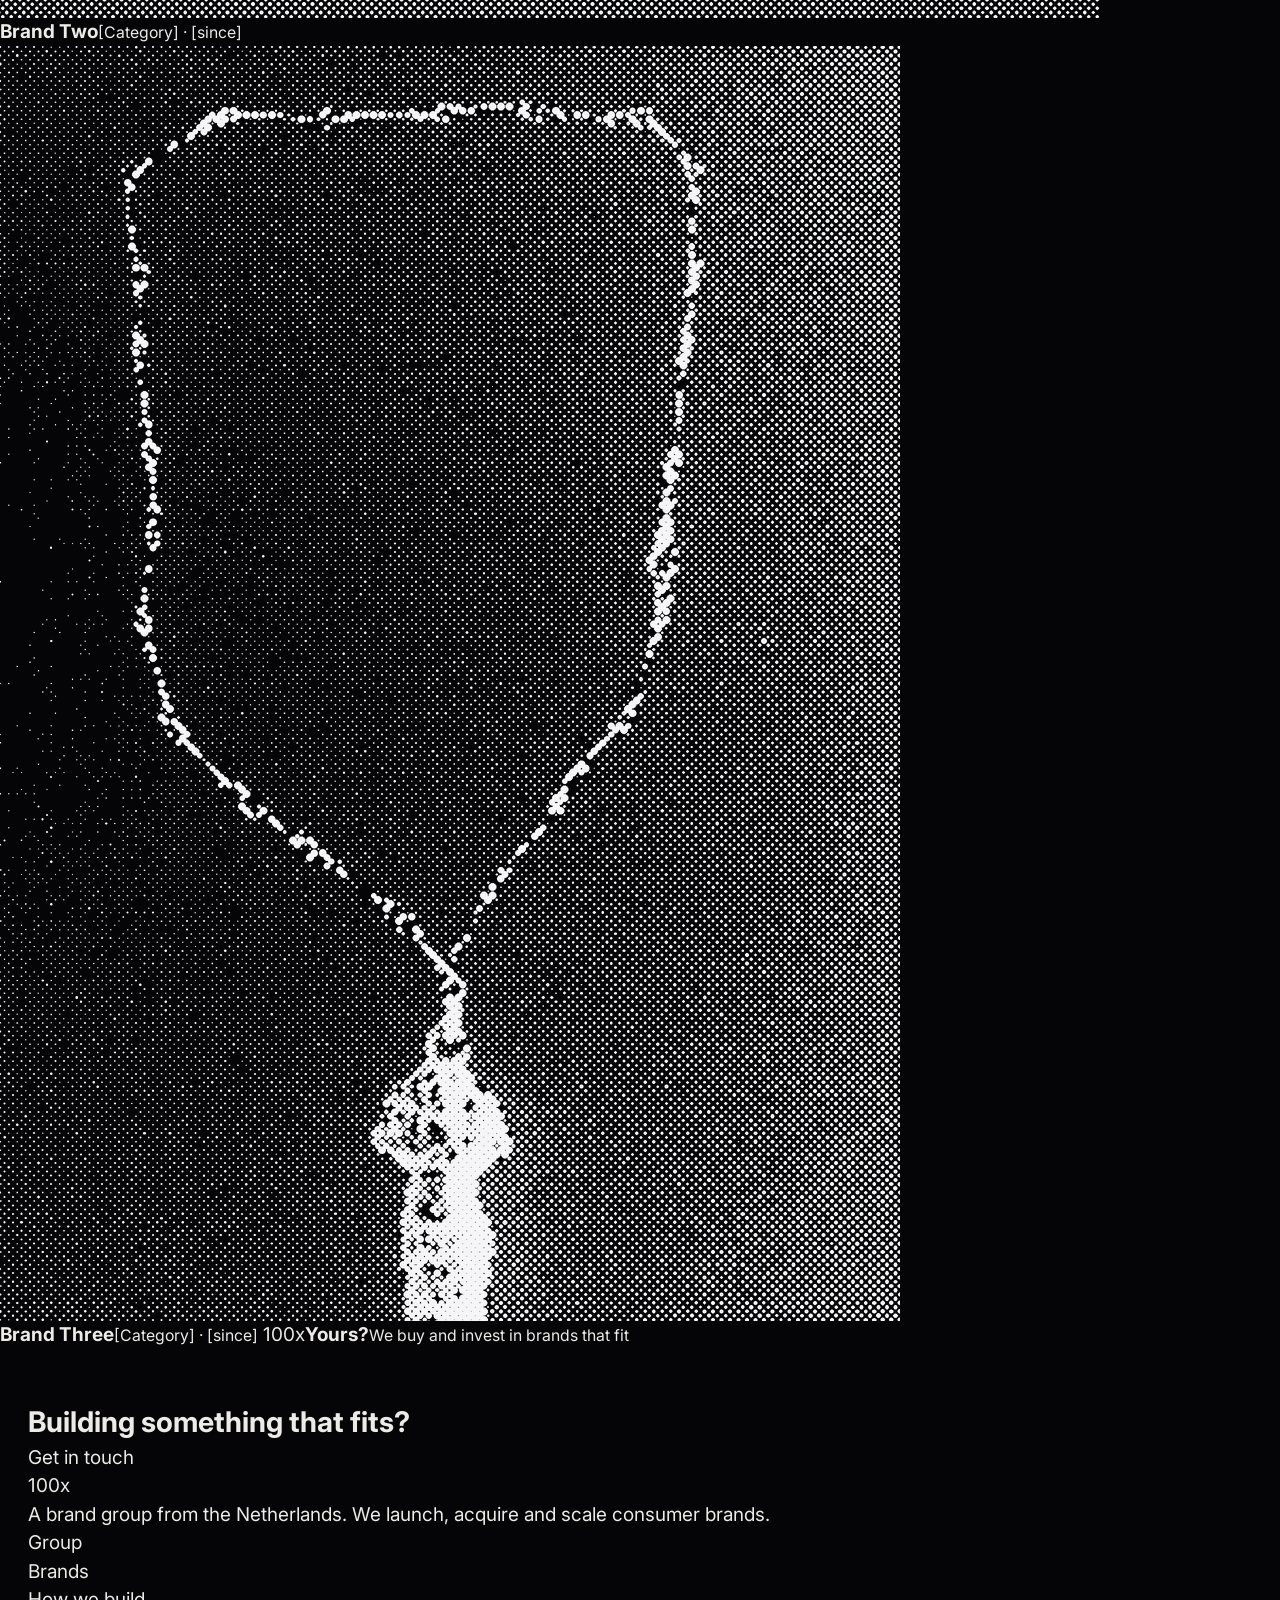
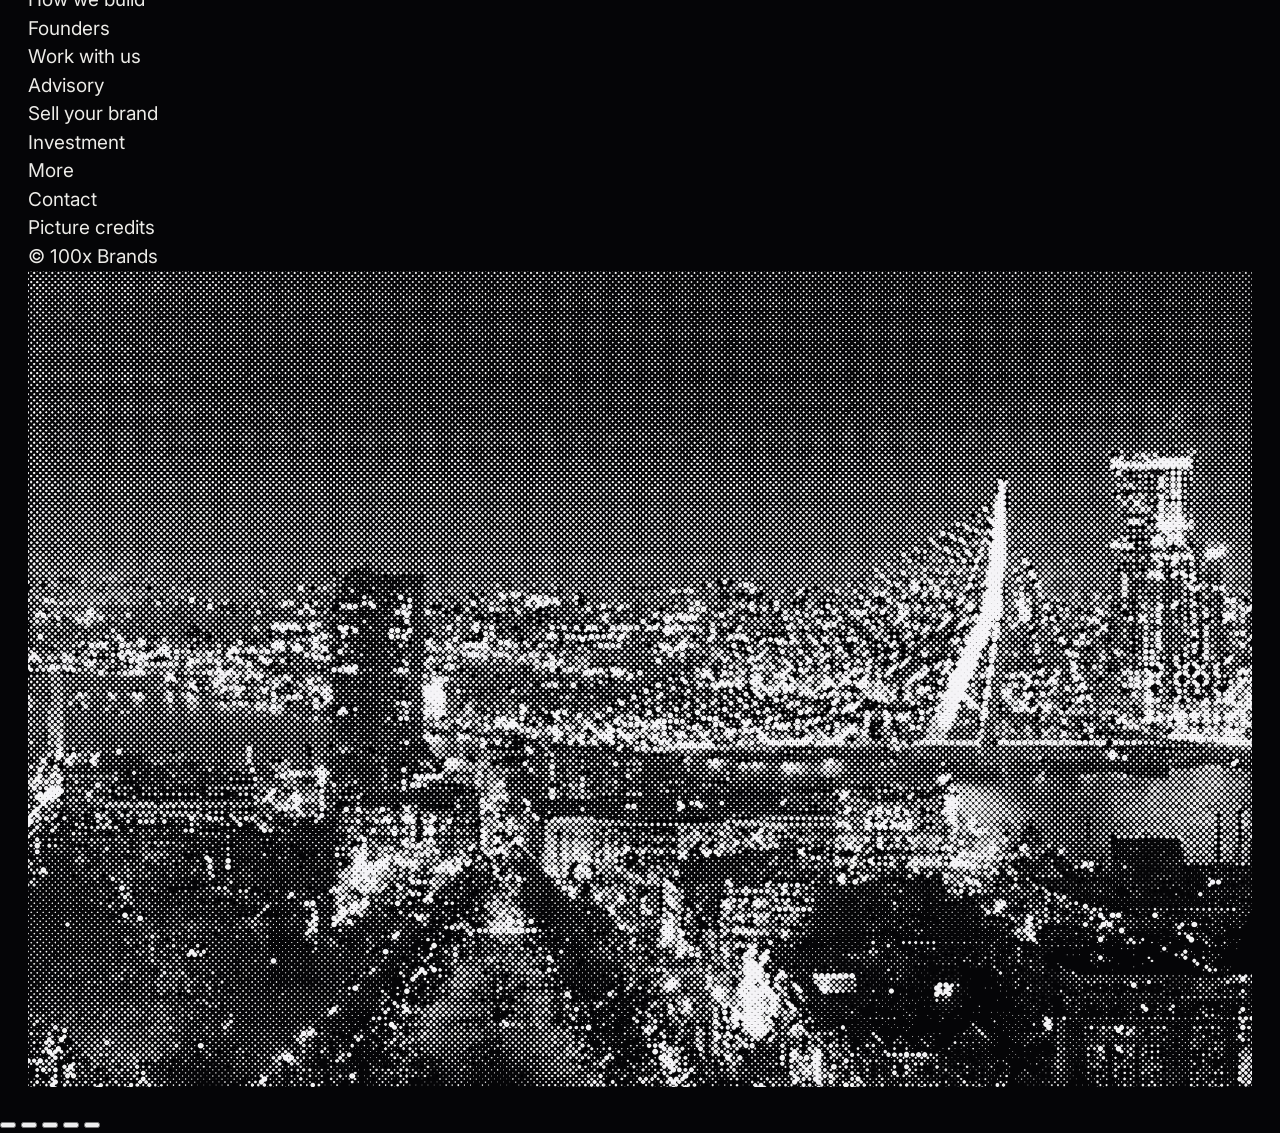
<file: brands.html>
<!doctype html>
<html lang="en">
<head>
  <meta charset="utf-8">
  <meta name="viewport" content="width=device-width, initial-scale=1">
  <title>Brands | 100x Brands</title>
  <meta name="description" content="The brands of 100x Brands.">
  <link rel="preconnect" href="https://fonts.googleapis.com">
  <link rel="preconnect" href="https://fonts.gstatic.com" crossorigin>
  <link rel="stylesheet" href="https://fonts.googleapis.com/css2?family=Doto:wght@300..900&family=Inter:wght@400;500;600&display=swap">
  <link rel="stylesheet" href="css/style.css">
  <script>document.documentElement.classList.add('js');</script>
  <script type="speculationrules">{"prefetch":[{"where":{"href_matches":"/*"},"eagerness":"moderate"}]}</script>
  <script src="js/main.js" defer></script>
</head>
<body class="">
  <a class="skip-link" href="#content">Skip to content</a>
  <header class="site-header">
    <div class="container site-header__inner">
      <a class="logo dot" href="index.html">100x</a>
      <nav class="site-nav" id="main-menu" aria-label="Main menu">
        <ul>
          <li><a href="brands.html" aria-current="page">Brands</a></li>
          <li><a href="how-we-build.html">How we build</a></li>
          <li><a href="founders.html">Founders</a></li>
          <li><a href="work-with-us.html">Work with us</a></li>
        </ul>
        <a class="button button--klein" href="contact.html">Get in touch</a>
      </nav>
      <button class="nav-toggle" type="button" aria-expanded="false" aria-controls="main-menu" aria-label="Open menu"><span></span><span></span></button>
    </div>
  </header>

  <main id="content">
    <section class="pagekop pagekop--rood"><div class="container pagekop__grid"><div><h1 class="dot reveal">Our brands</h1><p class="reveal">Each with its own name, face and community. All built and scaled inside the group.</p></div><img class="ht pagekop__foto reveal" src="images/diamanten.webp" width="1400" height="891" alt="Rough diamonds, close up" loading="lazy" decoding="async"></div></section>
<section class="section bewijs">
      <div class="container bewijs__grid">
        <!-- Anoniem merk. TODO: bron en periode van de claim vastleggen. -->
        <div class="bewijs__munt reveal"><img class="ht bewijs__steen" src="images/steen.webp" width="900" height="897" alt="A single rough diamond, close up" loading="lazy" decoding="async"><span class="oog" aria-hidden="true"><svg viewBox="0 0 24 24" focusable="false"><path d="M3 3l18 18"/><path d="M10.6 5.2A9.8 9.8 0 0 1 12 5c5.5 0 9 5.5 9.5 7a14 14 0 0 1-3 3.9M6.4 6.5A14 14 0 0 0 2.5 12c.5 1.5 4 7 9.5 7a9.7 9.7 0 0 0 4.6-1.2"/><path d="M9.9 9.9a3 3 0 0 0 4.2 4.2"/></svg></span></div>
        <div class="bewijs__tekst">
          <p class="label reveal">Name and visuals hidden</p>
          <h2 class="dot reveal">8 figures in the first year.</h2>
          <p class="reveal">Became the biggest in our market. With a small team.</p>
          <dl class="feiten reveal"><div><dt>Position in our market</dt><dd>#1</dd></div><div><dt>Team</dt><dd>Small</dd></div></dl>
        </div>
      </div>
    </section>
    <!-- TODO: echte merken invullen: naam, categorie, beeld en link -->
    <section class="section">
      <div class="container">
        <div class="kop reveal"><h2 class="dot">The portfolio</h2></div>
        <div class="munten">
          <a class="munt reveal" href="brands.html"><span class="munt__beeld"><img class="ht" src="images/steen.webp" width="900" height="897" alt="A single rough diamond, close up" loading="lazy" decoding="async"><span class="oog" aria-hidden="true"><svg viewBox="0 0 24 24" focusable="false"><path d="M3 3l18 18"/><path d="M10.6 5.2A9.8 9.8 0 0 1 12 5c5.5 0 9 5.5 9.5 7a14 14 0 0 1-3 3.9M6.4 6.5A14 14 0 0 0 2.5 12c.5 1.5 4 7 9.5 7a9.7 9.7 0 0 0 4.6-1.2"/><path d="M9.9 9.9a3 3 0 0 0 4.2 4.2"/></svg></span></span><b>Name hidden</b><small>8 figures in the first year</small></a>
          <a class="munt reveal" href="#"><span class="munt__beeld"><img class="ht" src="images/ring.webp" width="1100" height="876" alt="A ring set with diamonds" loading="lazy" decoding="async"></span><b>Brand Two</b><small>[Category] · [since]</small></a>
          <a class="munt reveal" href="#"><span class="munt__beeld"><img class="ht" src="images/ketting.webp" width="900" height="1275" alt="A chain necklace" loading="lazy" decoding="async"></span><b>Brand Three</b><small>[Category] · [since]</small></a>
          <a class="munt reveal" href="work-with-us.html"><span class="munt__beeld"><span class="munt__leeg" aria-hidden="true">100x</span></span><b>Yours?</b><small>We buy and invest in brands that fit</small></a>
        </div>
      </div>
    </section>
  </main>

  <footer class="site-footer">
    <div class="container">
      <div class="site-footer__close"><h2 class="dot">Building something that fits?</h2><a class="button" href="contact.html">Get in touch</a></div>
      <div class="site-footer__grid">
        <div class="site-footer__merk"><span class="logo-tekst dot">100x</span><p>A brand group from the Netherlands. We launch, acquire and scale consumer brands.</p></div>
        <div><p class="site-footer__titel">Group</p><ul><li><a href="brands.html">Brands</a></li><li><a href="how-we-build.html">How we build</a></li><li><a href="founders.html">Founders</a></li></ul></div>
        <div><p class="site-footer__titel">Work with us</p><ul><li><a href="work-with-us.html#advisory">Advisory</a></li><li><a href="work-with-us.html#sell">Sell your brand</a></li><li><a href="work-with-us.html#invest">Investment</a></li></ul></div>
        <div><p class="site-footer__titel">More</p><ul><li><a href="contact.html">Contact</a></li><li><a href="credits.html">Picture credits</a></li></ul></div>
      </div>
      <p class="site-footer__copy">&copy; <span data-year></span> 100x Brands</p>
    </div>
    <div class="site-footer__beeld" aria-hidden="true"><img class="ht site-footer__foto" src="images/skyline.webp" width="2000" height="1333" alt="" loading="lazy" decoding="async"></div>
  </footer>
  <!-- Kleurkiezer om te vergelijken. TODO: weghalen voor livegang. -->
  <div class="kleuren" role="group" aria-label="Try a colour">
    <button type="button" class="kleuren__knop kleuren__knop--blauw" data-kleur="blauw" aria-label="Blue"></button>
    <button type="button" class="kleuren__knop kleuren__knop--nacht" data-kleur="nacht" aria-label="Night blue"></button>
    <button type="button" class="kleuren__knop kleuren__knop--zwart" data-kleur="zwart" aria-label="Black"></button>
    <button type="button" class="kleuren__knop kleuren__knop--groen" data-kleur="groen" aria-label="Green"></button>
    <button type="button" class="kleuren__knop kleuren__knop--oranje" data-kleur="oranje" aria-label="Orange"></button>
  </div>
</body>
</html>
</file>
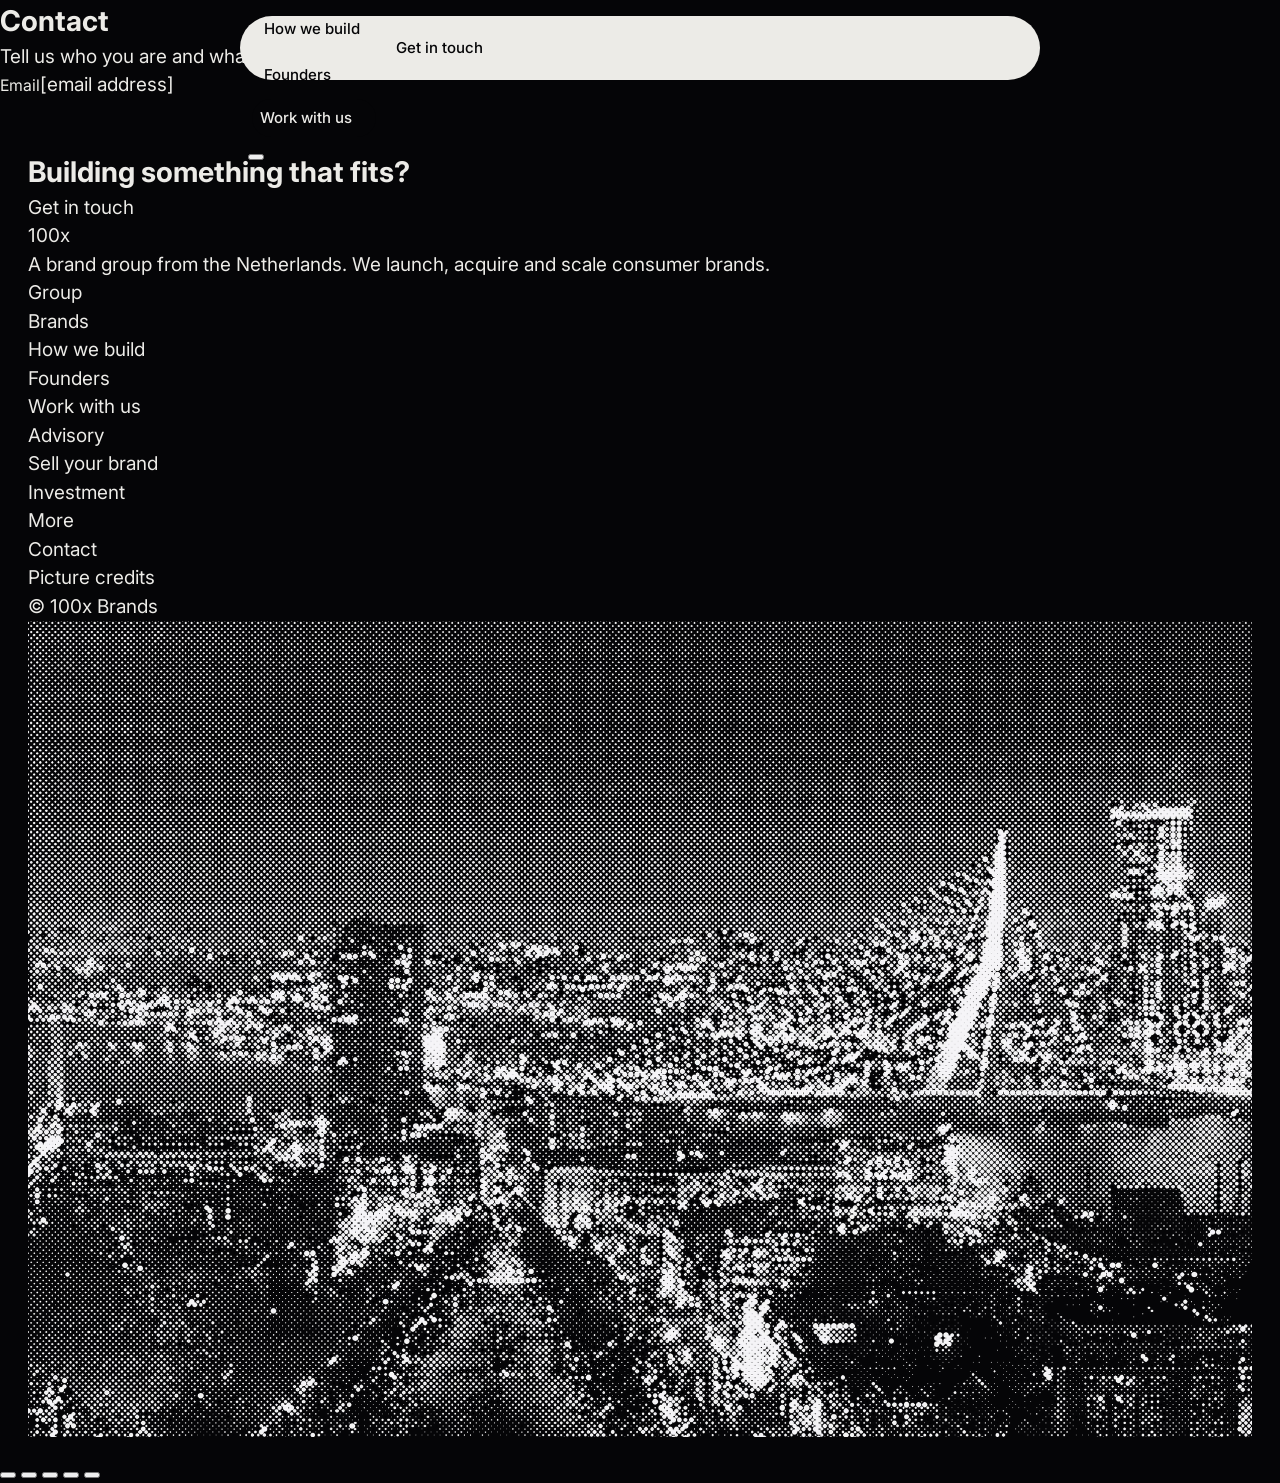
<file: contact.html>
<!doctype html>
<html lang="en">
<head>
  <meta charset="utf-8">
  <meta name="viewport" content="width=device-width, initial-scale=1">
  <title>Contact | 100x Brands</title>
  <meta name="description" content="Get in touch with 100x Brands.">
  <link rel="preconnect" href="https://fonts.googleapis.com">
  <link rel="preconnect" href="https://fonts.gstatic.com" crossorigin>
  <link rel="stylesheet" href="https://fonts.googleapis.com/css2?family=Doto:wght@300..900&family=Inter:wght@400;500;600&display=swap">
  <link rel="stylesheet" href="css/style.css">
  <script>document.documentElement.classList.add('js');</script>
  <script type="speculationrules">{"prefetch":[{"where":{"href_matches":"/*"},"eagerness":"moderate"}]}</script>
  <script src="js/main.js" defer></script>
</head>
<body class="">
  <a class="skip-link" href="#content">Skip to content</a>
  <header class="site-header">
    <div class="container site-header__inner">
      <a class="logo dot" href="index.html">100x</a>
      <nav class="site-nav" id="main-menu" aria-label="Main menu">
        <ul>
          <li><a href="brands.html">Brands</a></li>
          <li><a href="how-we-build.html">How we build</a></li>
          <li><a href="founders.html">Founders</a></li>
          <li><a href="work-with-us.html">Work with us</a></li>
        </ul>
        <a class="button button--klein" href="contact.html" aria-current="page">Get in touch</a>
      </nav>
      <button class="nav-toggle" type="button" aria-expanded="false" aria-controls="main-menu" aria-label="Open menu"><span></span><span></span></button>
    </div>
  </header>

  <main id="content">
    <section class="pagekop pagekop--rood"><div class="container pagekop__grid"><div><h1 class="dot reveal">Contact</h1><p class="reveal">Tell us who you are and what you are working on. We read everything ourselves.</p></div></div></section>
    <!-- TODO: e-mailadres invullen -->
    <section class="section"><div class="container"><a class="mailkaart reveal" href="mailto:[email]"><small>Email</small><span class="dot">[email address]</span></a></div></section>
  </main>

  <footer class="site-footer">
    <div class="container">
      <div class="site-footer__close"><h2 class="dot">Building something that fits?</h2><a class="button" href="contact.html">Get in touch</a></div>
      <div class="site-footer__grid">
        <div class="site-footer__merk"><span class="logo-tekst dot">100x</span><p>A brand group from the Netherlands. We launch, acquire and scale consumer brands.</p></div>
        <div><p class="site-footer__titel">Group</p><ul><li><a href="brands.html">Brands</a></li><li><a href="how-we-build.html">How we build</a></li><li><a href="founders.html">Founders</a></li></ul></div>
        <div><p class="site-footer__titel">Work with us</p><ul><li><a href="work-with-us.html#advisory">Advisory</a></li><li><a href="work-with-us.html#sell">Sell your brand</a></li><li><a href="work-with-us.html#invest">Investment</a></li></ul></div>
        <div><p class="site-footer__titel">More</p><ul><li><a href="contact.html">Contact</a></li><li><a href="credits.html">Picture credits</a></li></ul></div>
      </div>
      <p class="site-footer__copy">&copy; <span data-year></span> 100x Brands</p>
    </div>
    <div class="site-footer__beeld" aria-hidden="true"><img class="ht site-footer__foto" src="images/skyline.webp" width="2000" height="1333" alt="" loading="lazy" decoding="async"></div>
  </footer>
  <!-- Kleurkiezer om te vergelijken. TODO: weghalen voor livegang. -->
  <div class="kleuren" role="group" aria-label="Try a colour">
    <button type="button" class="kleuren__knop kleuren__knop--blauw" data-kleur="blauw" aria-label="Blue"></button>
    <button type="button" class="kleuren__knop kleuren__knop--nacht" data-kleur="nacht" aria-label="Night blue"></button>
    <button type="button" class="kleuren__knop kleuren__knop--zwart" data-kleur="zwart" aria-label="Black"></button>
    <button type="button" class="kleuren__knop kleuren__knop--groen" data-kleur="groen" aria-label="Green"></button>
    <button type="button" class="kleuren__knop kleuren__knop--oranje" data-kleur="oranje" aria-label="Orange"></button>
  </div>
</body>
</html>
</file>
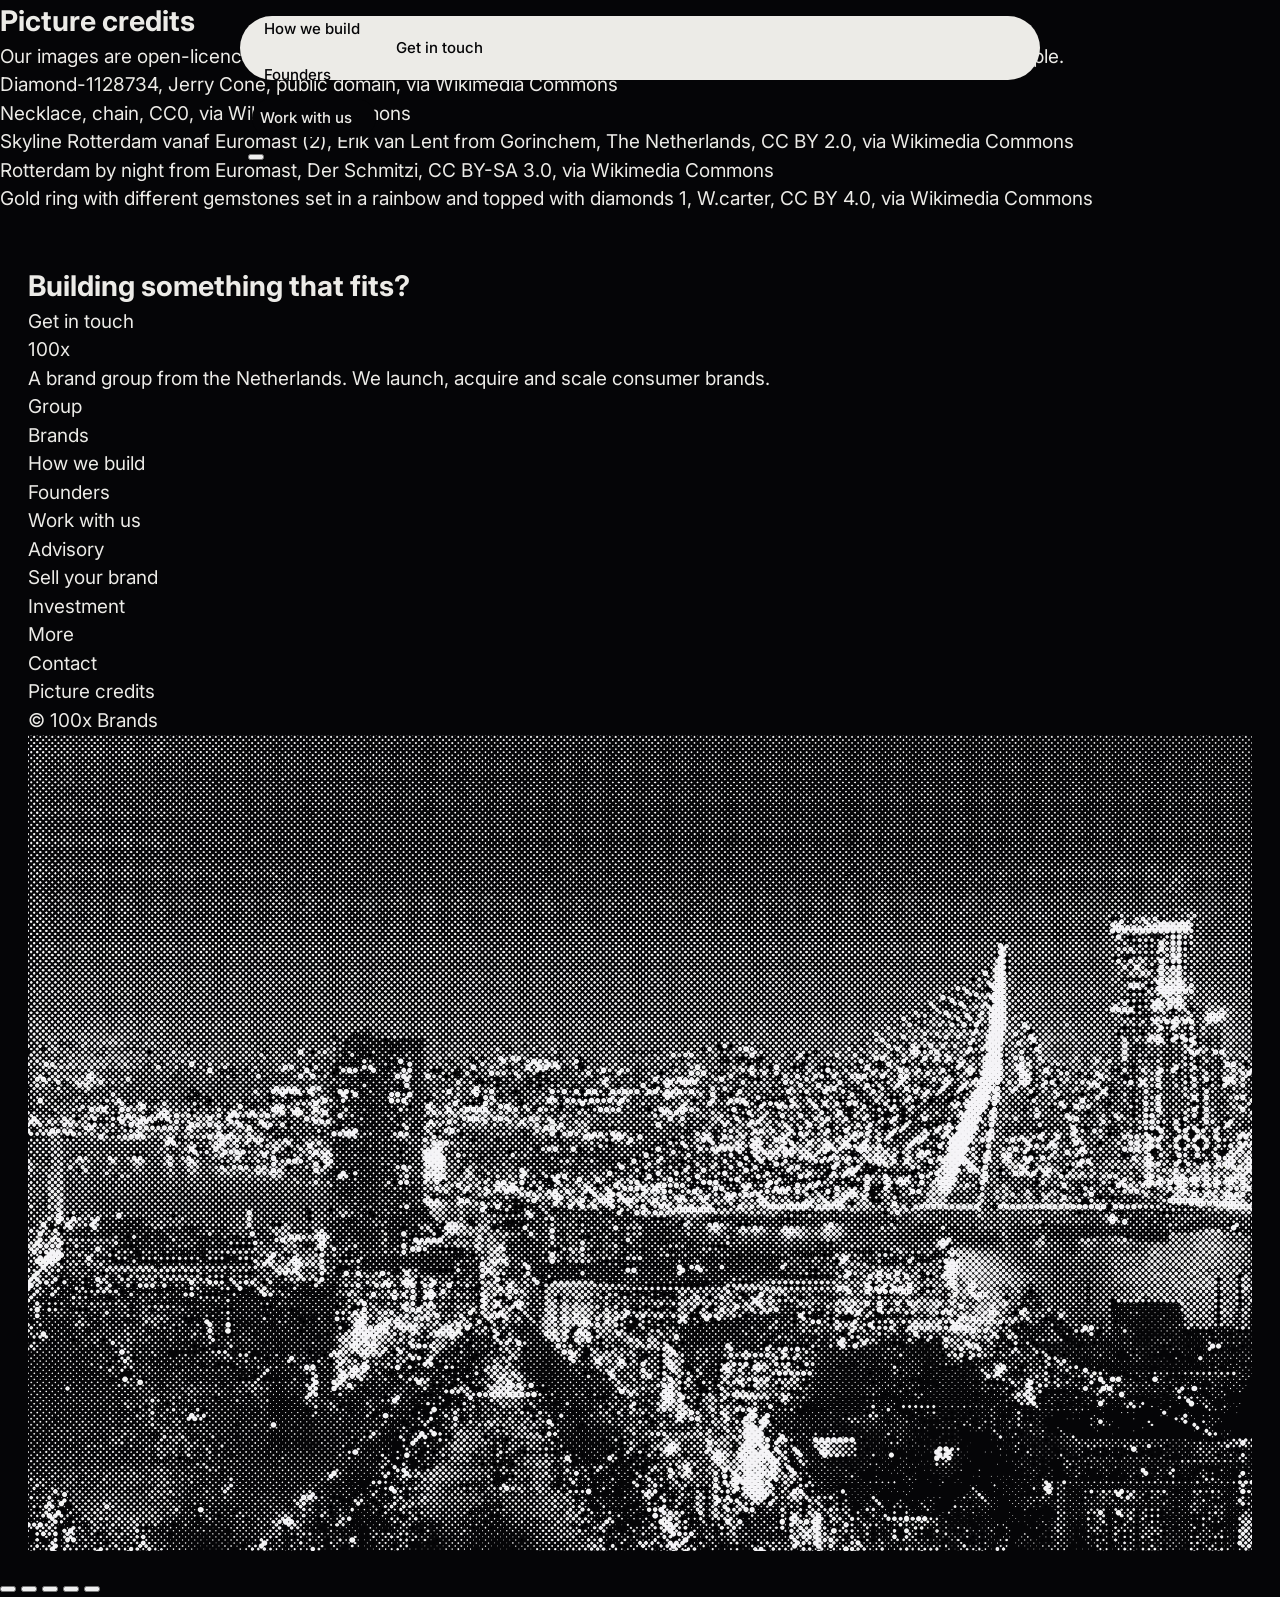
<file: credits.html>
<!doctype html>
<html lang="en">
<head>
  <meta charset="utf-8">
  <meta name="viewport" content="width=device-width, initial-scale=1">
  <title>Picture credits | 100x Brands</title>
  <meta name="description" content="Credits for the pictures on this site.">
  <link rel="preconnect" href="https://fonts.googleapis.com">
  <link rel="preconnect" href="https://fonts.gstatic.com" crossorigin>
  <link rel="stylesheet" href="https://fonts.googleapis.com/css2?family=Doto:wght@300..900&family=Inter:wght@400;500;600&display=swap">
  <link rel="stylesheet" href="css/style.css">
  <script>document.documentElement.classList.add('js');</script>
  <script type="speculationrules">{"prefetch":[{"where":{"href_matches":"/*"},"eagerness":"moderate"}]}</script>
  <script src="js/main.js" defer></script>
</head>
<body class="">
  <a class="skip-link" href="#content">Skip to content</a>
  <header class="site-header">
    <div class="container site-header__inner">
      <a class="logo dot" href="index.html">100x</a>
      <nav class="site-nav" id="main-menu" aria-label="Main menu">
        <ul>
          <li><a href="brands.html">Brands</a></li>
          <li><a href="how-we-build.html">How we build</a></li>
          <li><a href="founders.html">Founders</a></li>
          <li><a href="work-with-us.html">Work with us</a></li>
        </ul>
        <a class="button button--klein" href="contact.html">Get in touch</a>
      </nav>
      <button class="nav-toggle" type="button" aria-expanded="false" aria-controls="main-menu" aria-label="Open menu"><span></span><span></span></button>
    </div>
  </header>

  <main id="content">
    <section class="pagekop pagekop--rood"><div class="container pagekop__grid"><div><h1 class="dot reveal">Picture credits</h1><p class="reveal">Our images are open-licence photographs, printed in dots. They show the world we work in, not our own brands or people.</p></div></div></section>
    <section class="section"><div class="container"><ul class="credits">
      <li><a href="https://commons.wikimedia.org/wiki/File:Diamond-1128734.jpg">Diamond-1128734</a>, Jerry Cone, public domain, via Wikimedia Commons</li>
      <li><a href="https://commons.wikimedia.org/wiki/File:Necklace,_chain_MET_sf951617color.jpg">Necklace, chain</a>, CC0, via Wikimedia Commons</li>
      <li><a href="https://commons.wikimedia.org/wiki/File:Skyline_Rotterdam_vanaf_Euromast_(2).jpg">Skyline Rotterdam vanaf Euromast (2)</a>, Erik van Lent from Gorinchem, The Netherlands, CC BY 2.0, via Wikimedia Commons</li>
      <li><a href="https://commons.wikimedia.org/wiki/File:Rotterdam_by_night_from_Euromast.jpg">Rotterdam by night from Euromast</a>, Der Schmitzi, CC BY-SA 3.0, via Wikimedia Commons</li>
      <li><a href="https://commons.wikimedia.org/wiki/File:Gold_ring_with_different_gemstones_set_in_a_rainbow_and_topped_with_diamonds_1.jpg">Gold ring with different gemstones set in a rainbow and topped with diamonds 1</a>, W.carter, CC BY 4.0, via Wikimedia Commons</li>
    </ul></div></section>
  </main>

  <footer class="site-footer">
    <div class="container">
      <div class="site-footer__close"><h2 class="dot">Building something that fits?</h2><a class="button" href="contact.html">Get in touch</a></div>
      <div class="site-footer__grid">
        <div class="site-footer__merk"><span class="logo-tekst dot">100x</span><p>A brand group from the Netherlands. We launch, acquire and scale consumer brands.</p></div>
        <div><p class="site-footer__titel">Group</p><ul><li><a href="brands.html">Brands</a></li><li><a href="how-we-build.html">How we build</a></li><li><a href="founders.html">Founders</a></li></ul></div>
        <div><p class="site-footer__titel">Work with us</p><ul><li><a href="work-with-us.html#advisory">Advisory</a></li><li><a href="work-with-us.html#sell">Sell your brand</a></li><li><a href="work-with-us.html#invest">Investment</a></li></ul></div>
        <div><p class="site-footer__titel">More</p><ul><li><a href="contact.html">Contact</a></li><li><a href="credits.html">Picture credits</a></li></ul></div>
      </div>
      <p class="site-footer__copy">&copy; <span data-year></span> 100x Brands</p>
    </div>
    <div class="site-footer__beeld" aria-hidden="true"><img class="ht site-footer__foto" src="images/skyline.webp" width="2000" height="1333" alt="" loading="lazy" decoding="async"></div>
  </footer>
  <!-- Kleurkiezer om te vergelijken. TODO: weghalen voor livegang. -->
  <div class="kleuren" role="group" aria-label="Try a colour">
    <button type="button" class="kleuren__knop kleuren__knop--blauw" data-kleur="blauw" aria-label="Blue"></button>
    <button type="button" class="kleuren__knop kleuren__knop--nacht" data-kleur="nacht" aria-label="Night blue"></button>
    <button type="button" class="kleuren__knop kleuren__knop--zwart" data-kleur="zwart" aria-label="Black"></button>
    <button type="button" class="kleuren__knop kleuren__knop--groen" data-kleur="groen" aria-label="Green"></button>
    <button type="button" class="kleuren__knop kleuren__knop--oranje" data-kleur="oranje" aria-label="Orange"></button>
  </div>
</body>
</html>
</file>
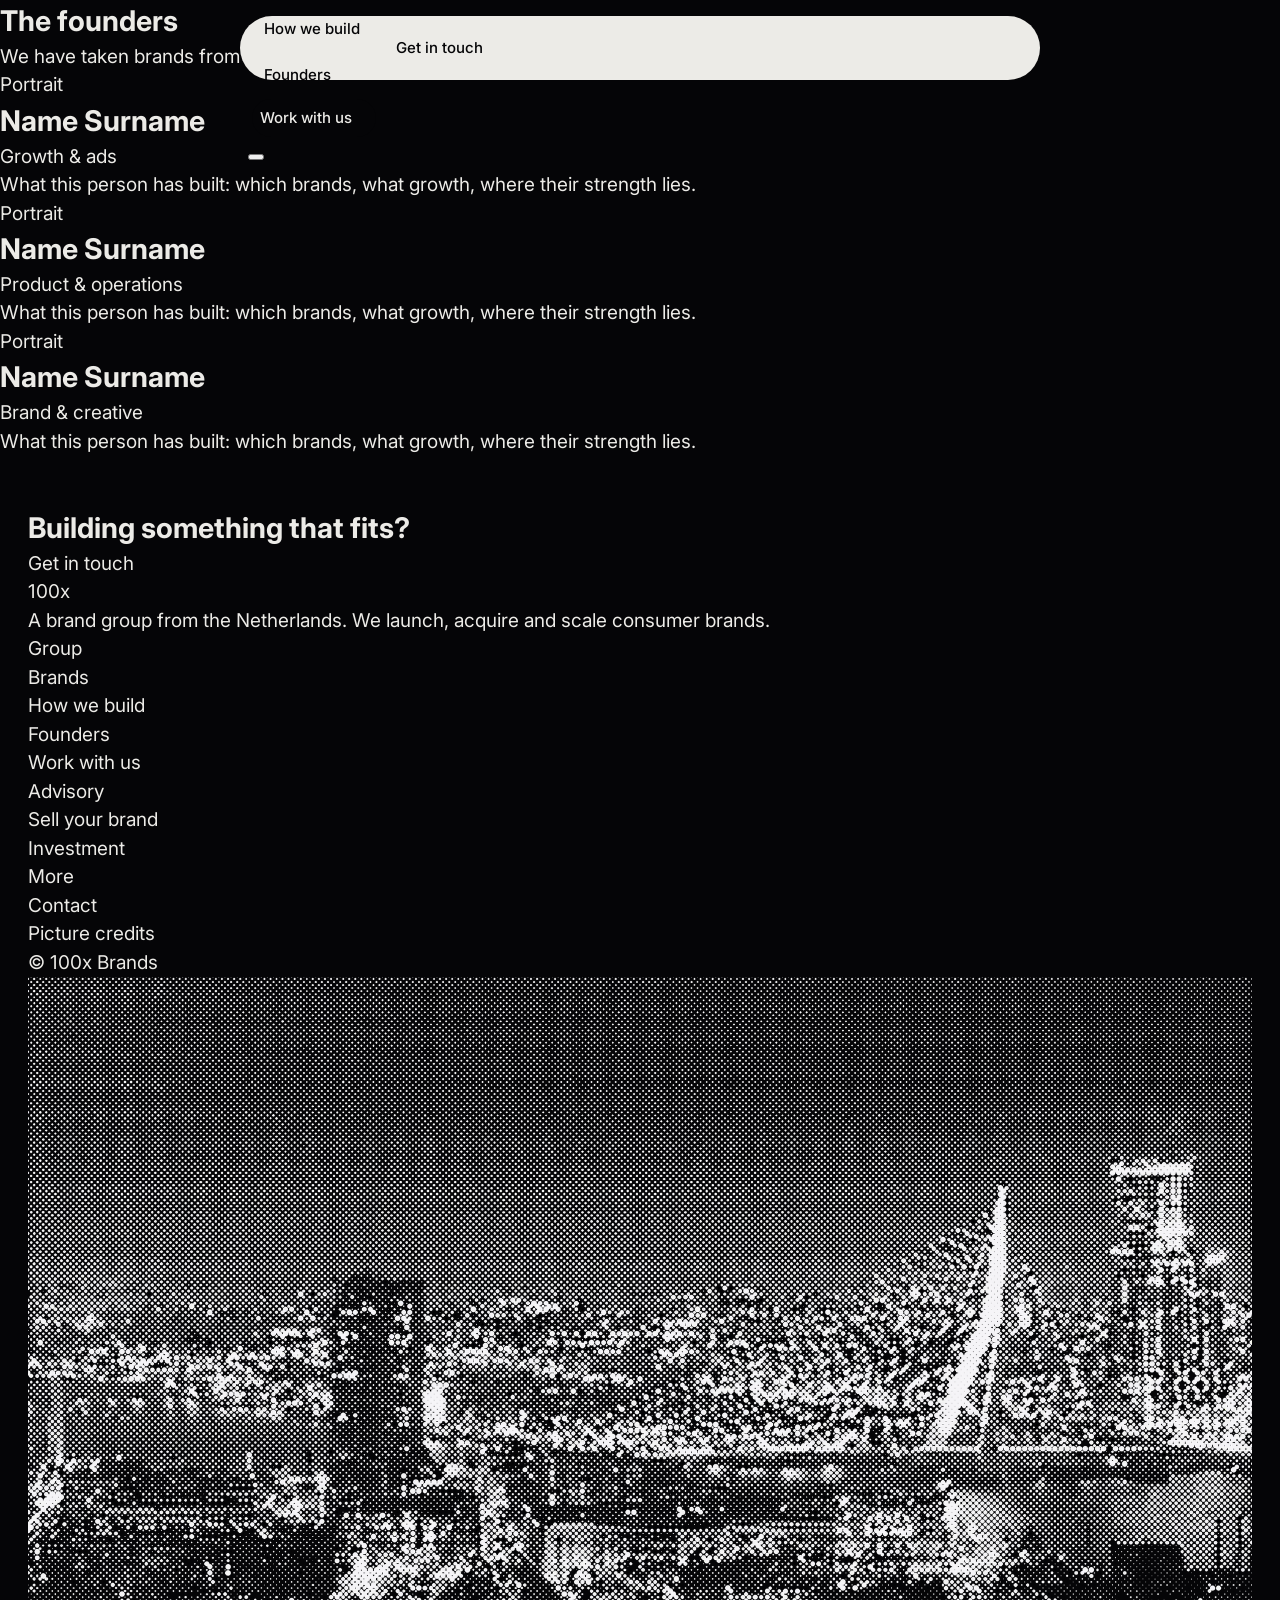
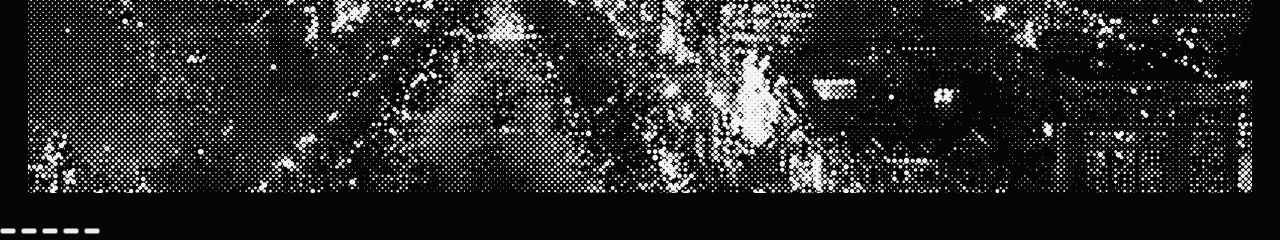
<file: founders.html>
<!doctype html>
<html lang="en">
<head>
  <meta charset="utf-8">
  <meta name="viewport" content="width=device-width, initial-scale=1">
  <title>Founders | 100x Brands</title>
  <meta name="description" content="The founders of 100x Brands.">
  <link rel="preconnect" href="https://fonts.googleapis.com">
  <link rel="preconnect" href="https://fonts.gstatic.com" crossorigin>
  <link rel="stylesheet" href="https://fonts.googleapis.com/css2?family=Doto:wght@300..900&family=Inter:wght@400;500;600&display=swap">
  <link rel="stylesheet" href="css/style.css">
  <script>document.documentElement.classList.add('js');</script>
  <script type="speculationrules">{"prefetch":[{"where":{"href_matches":"/*"},"eagerness":"moderate"}]}</script>
  <script src="js/main.js" defer></script>
</head>
<body class="">
  <a class="skip-link" href="#content">Skip to content</a>
  <header class="site-header">
    <div class="container site-header__inner">
      <a class="logo dot" href="index.html">100x</a>
      <nav class="site-nav" id="main-menu" aria-label="Main menu">
        <ul>
          <li><a href="brands.html">Brands</a></li>
          <li><a href="how-we-build.html">How we build</a></li>
          <li><a href="founders.html" aria-current="page">Founders</a></li>
          <li><a href="work-with-us.html">Work with us</a></li>
        </ul>
        <a class="button button--klein" href="contact.html">Get in touch</a>
      </nav>
      <button class="nav-toggle" type="button" aria-expanded="false" aria-controls="main-menu" aria-label="Open menu"><span></span><span></span></button>
    </div>
  </header>

  <main id="content">
    <section class="pagekop pagekop--rood"><div class="container pagekop__grid"><div><h1 class="dot reveal">The founders</h1><p class="reveal">We have taken brands from first product to scale. These are the people who do it.</p></div></div></section>
    <!-- TODO: namen, rollen, portretten (images/) en een regel per persoon -->
    <section class="section"><div class="container team">
      <article class="persoon reveal"><div class="persoon__foto" aria-hidden="true"><span class="dot">Portrait</span></div><h2>Name Surname</h2><p class="persoon__rol">Growth &amp; ads</p><p>What this person has built: which brands, what growth, where their strength lies.</p></article>
      <article class="persoon reveal"><div class="persoon__foto" aria-hidden="true"><span class="dot">Portrait</span></div><h2>Name Surname</h2><p class="persoon__rol">Product &amp; operations</p><p>What this person has built: which brands, what growth, where their strength lies.</p></article>
      <article class="persoon reveal"><div class="persoon__foto" aria-hidden="true"><span class="dot">Portrait</span></div><h2>Name Surname</h2><p class="persoon__rol">Brand &amp; creative</p><p>What this person has built: which brands, what growth, where their strength lies.</p></article>
    </div></section>
  </main>

  <footer class="site-footer">
    <div class="container">
      <div class="site-footer__close"><h2 class="dot">Building something that fits?</h2><a class="button" href="contact.html">Get in touch</a></div>
      <div class="site-footer__grid">
        <div class="site-footer__merk"><span class="logo-tekst dot">100x</span><p>A brand group from the Netherlands. We launch, acquire and scale consumer brands.</p></div>
        <div><p class="site-footer__titel">Group</p><ul><li><a href="brands.html">Brands</a></li><li><a href="how-we-build.html">How we build</a></li><li><a href="founders.html">Founders</a></li></ul></div>
        <div><p class="site-footer__titel">Work with us</p><ul><li><a href="work-with-us.html#advisory">Advisory</a></li><li><a href="work-with-us.html#sell">Sell your brand</a></li><li><a href="work-with-us.html#invest">Investment</a></li></ul></div>
        <div><p class="site-footer__titel">More</p><ul><li><a href="contact.html">Contact</a></li><li><a href="credits.html">Picture credits</a></li></ul></div>
      </div>
      <p class="site-footer__copy">&copy; <span data-year></span> 100x Brands</p>
    </div>
    <div class="site-footer__beeld" aria-hidden="true"><img class="ht site-footer__foto" src="images/skyline.webp" width="2000" height="1333" alt="" loading="lazy" decoding="async"></div>
  </footer>
  <!-- Kleurkiezer om te vergelijken. TODO: weghalen voor livegang. -->
  <div class="kleuren" role="group" aria-label="Try a colour">
    <button type="button" class="kleuren__knop kleuren__knop--blauw" data-kleur="blauw" aria-label="Blue"></button>
    <button type="button" class="kleuren__knop kleuren__knop--nacht" data-kleur="nacht" aria-label="Night blue"></button>
    <button type="button" class="kleuren__knop kleuren__knop--zwart" data-kleur="zwart" aria-label="Black"></button>
    <button type="button" class="kleuren__knop kleuren__knop--groen" data-kleur="groen" aria-label="Green"></button>
    <button type="button" class="kleuren__knop kleuren__knop--oranje" data-kleur="oranje" aria-label="Orange"></button>
  </div>
</body>
</html>
</file>
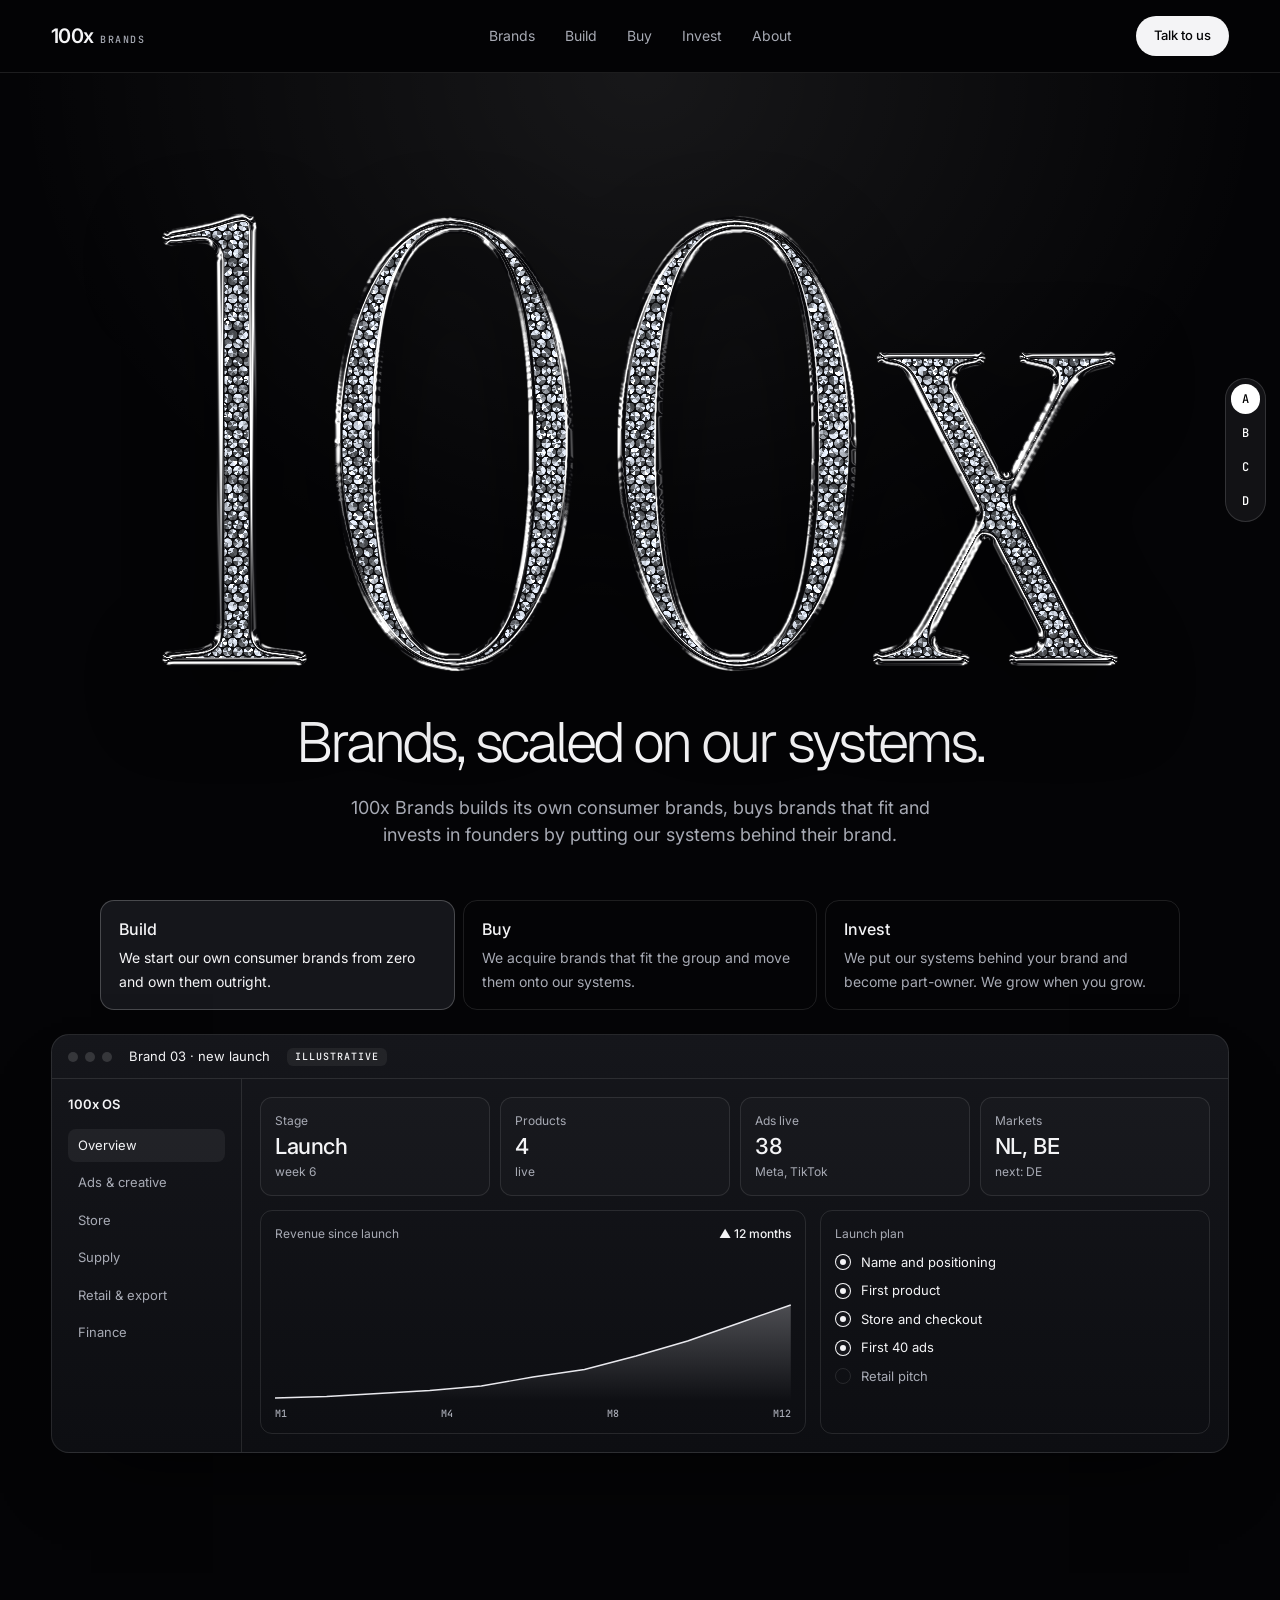
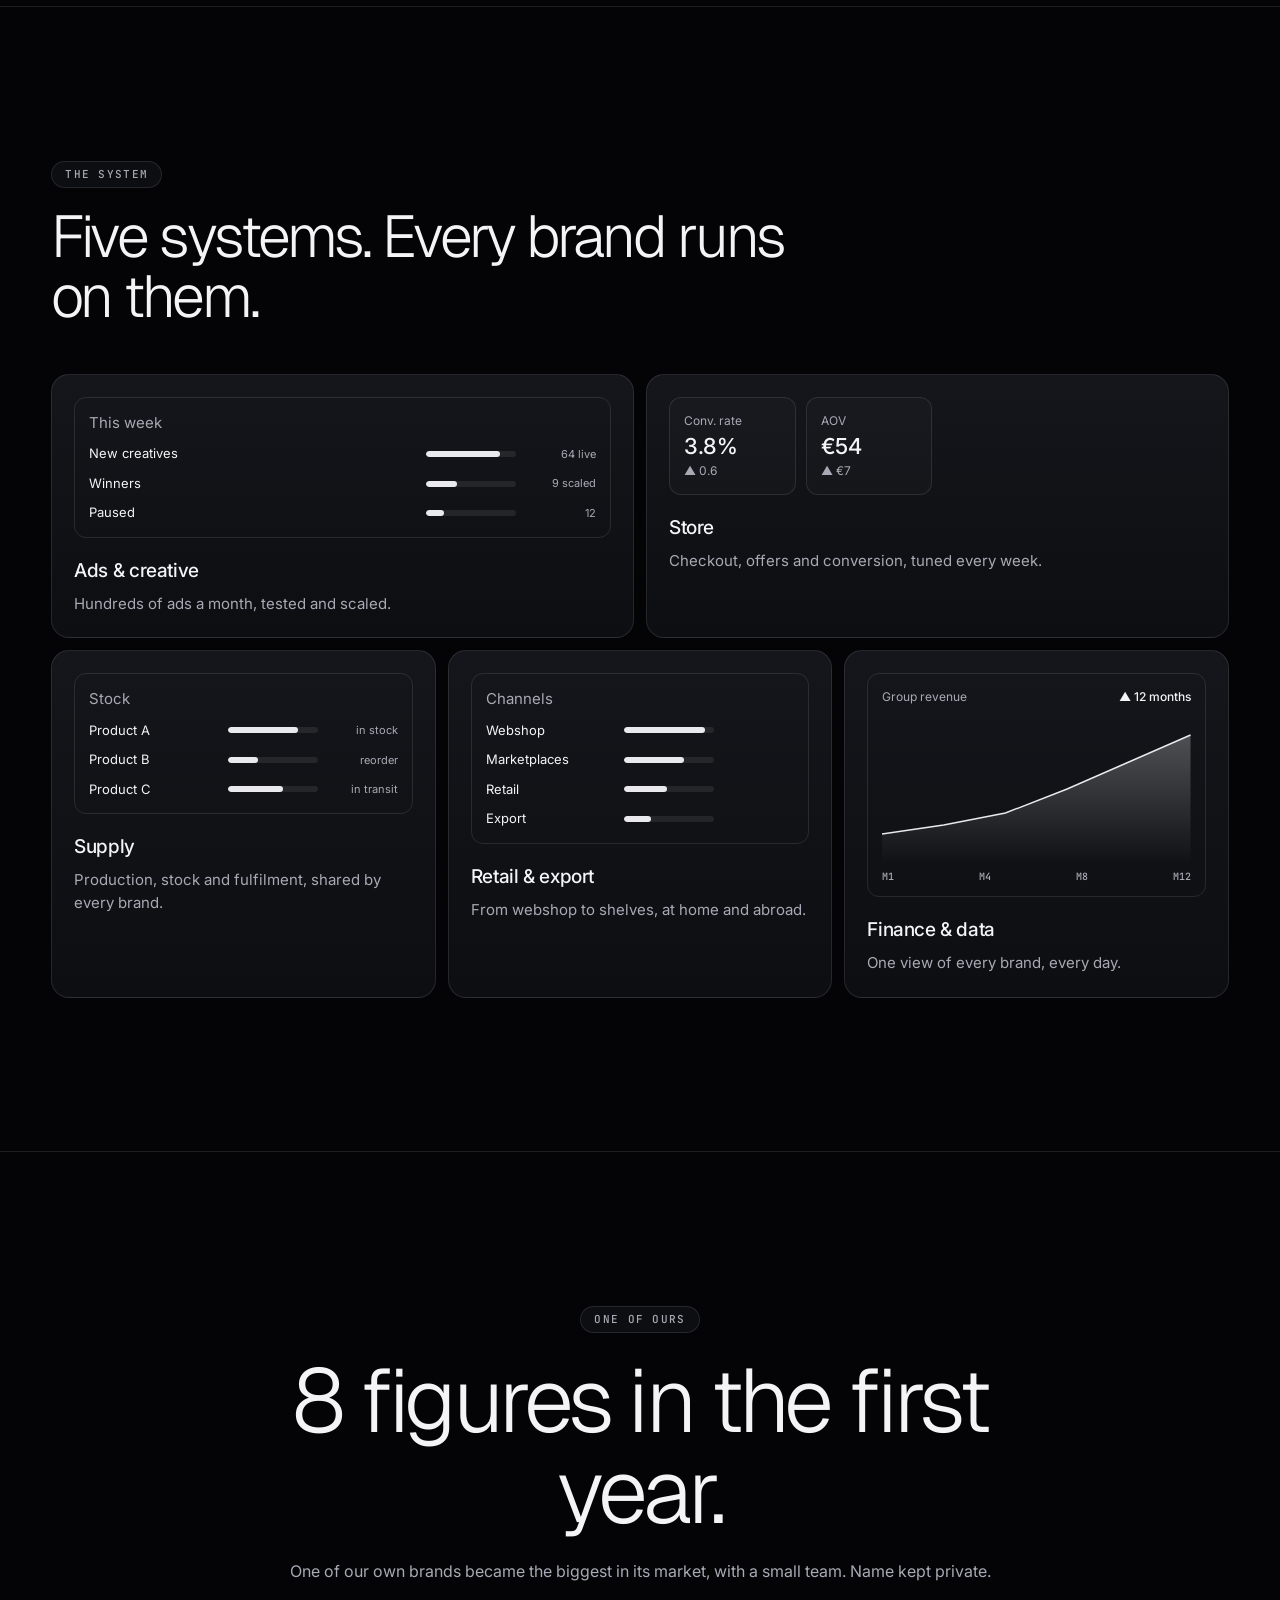
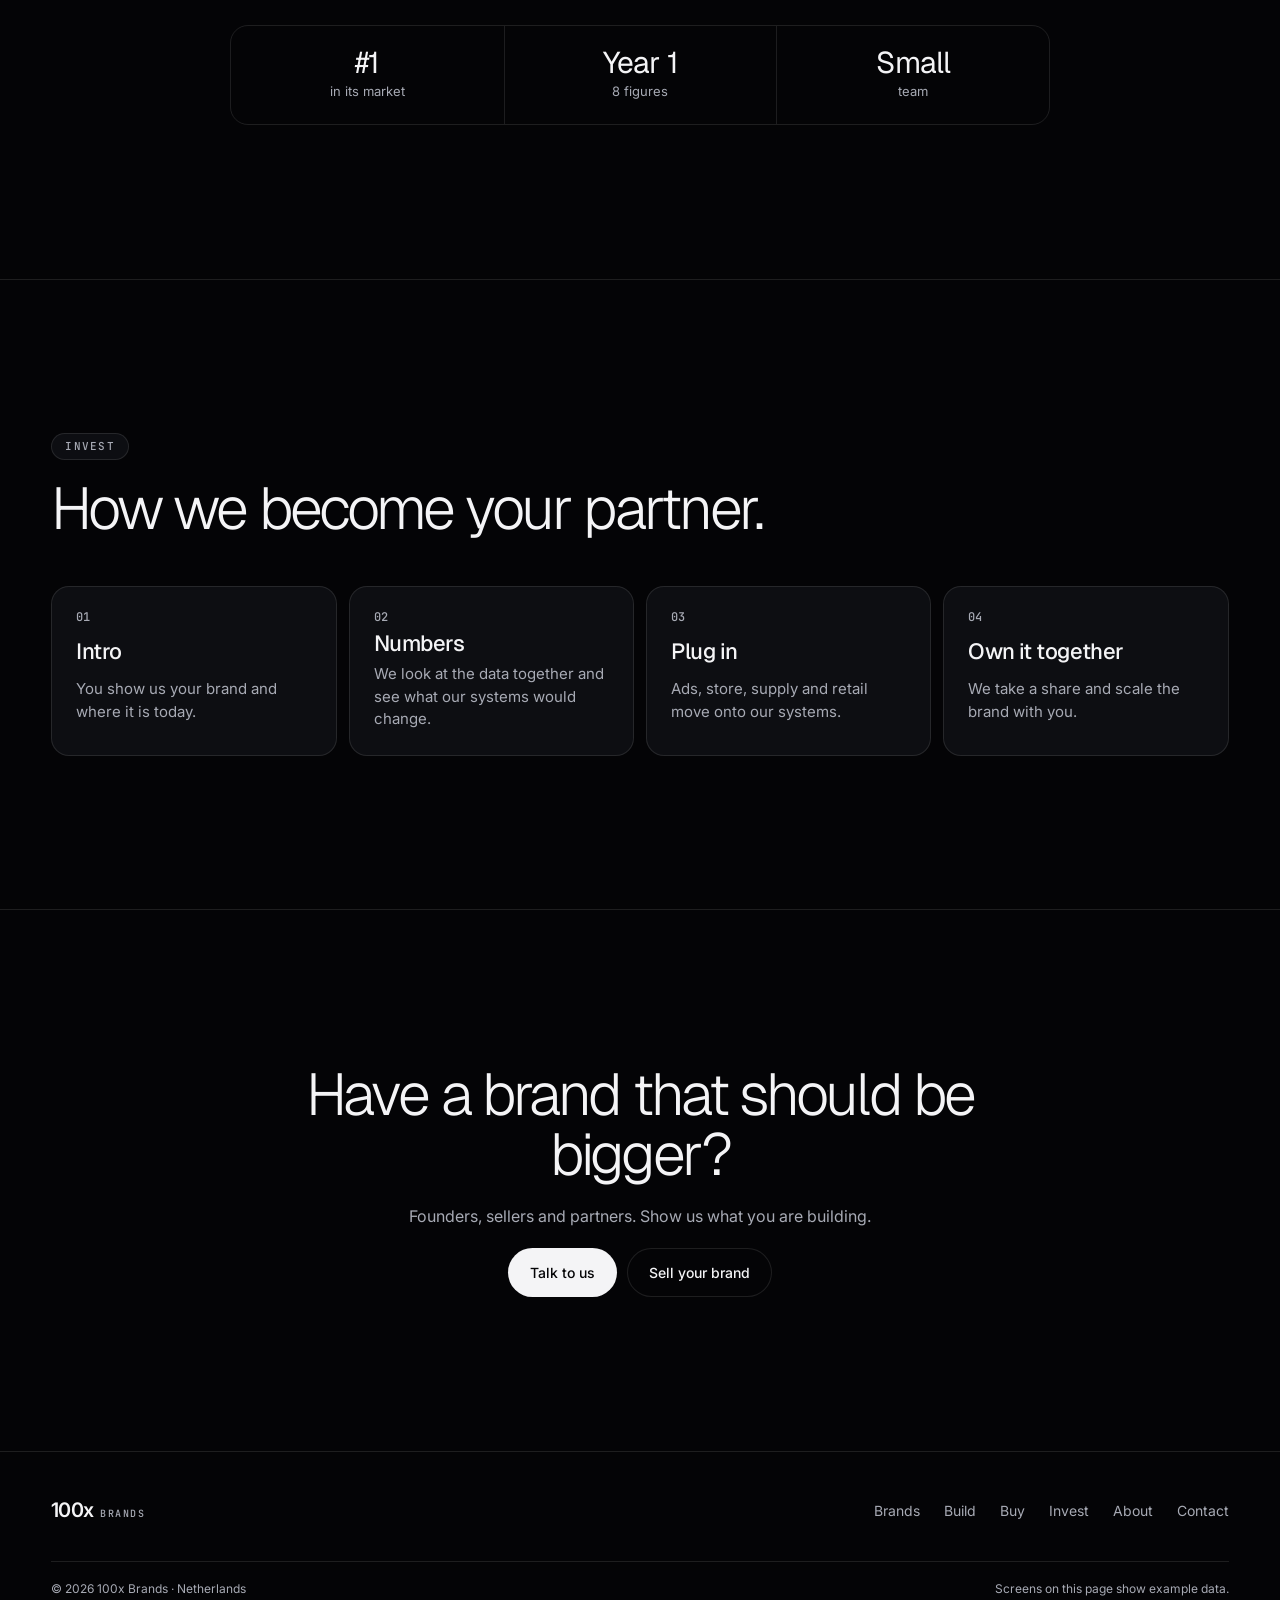
<file: home-a.html>
<!DOCTYPE html>
<html lang="en">
<head>
  <meta charset="utf-8">
  <meta name="viewport" content="width=device-width, initial-scale=1">
  <title>100x Brands | System</title>
  <meta name="robots" content="noindex">
  <link rel="preconnect" href="https://fonts.googleapis.com">
  <link rel="preconnect" href="https://fonts.gstatic.com" crossorigin>
  <link href="https://fonts.googleapis.com/css2?family=Geist:wght@300;400;500&family=Inter:wght@400;500;600&family=JetBrains+Mono:wght@500&display=swap" rel="stylesheet">
  <link rel="stylesheet" href="css/homes.css?v=1795124066">
  <script src="js/homes.js?v=1795124066" defer></script>
  <script src="js/chrome.js?v=1795124066" defer></script>
</head>
<body class="ha">
<nav class="kiezer" aria-label="Directions"><a href="home-a.html" aria-current=page title="System">A</a><a href="home-b.html" title="Bold">B</a><a href="home-c.html" title="Stake">C</a><a href="home-d.html" title="Ooak x Slash">D</a></nav>
<header class="kop"><div class="rand kop__in"><a class="logo" href="#">100x<span>Brands</span></a><nav class="menu" aria-label="Main menu"><a href="#">Brands</a><a href="#">Build</a><a href="#">Buy</a><a href="#">Invest</a><a href="#">About</a></nav><a class="knop knop--klein" href="#">Talk to us</a></div></header>
<main>
<section class="held"><div class="rand">
  <div class="held__diamant"><div class="diamant" data-maat="{&quot;upm&quot;: 1000, &quot;nul&quot;: {&quot;x&quot;: 939, &quot;y&quot;: -360.5, &quot;a&quot;: 122, &quot;b&quot;: 342.5}, &quot;woord&quot;: {&quot;links&quot;: 5, &quot;rechts&quot;: 1558, &quot;boven&quot;: -735, &quot;onder&quot;: 9}, &quot;staand&quot;: {&quot;dx&quot;: -425, &quot;dy&quot;: 560, &quot;rechts&quot;: 1133, &quot;onder&quot;: 560}, &quot;grens&quot;: [262, 1147], &quot;modus&quot;: &quot;ijs&quot;, &quot;bevel&quot;: 14, &quot;steen&quot;: 17, &quot;reserve&quot;: 130}"><svg class="diamant__mark" data-fly-mark viewBox="-15 -755 1593 784" preserveAspectRatio="xMidYMid meet" focusable="false"><g class="fly__glyph"><path d="M20 0Q5 0 5 -11Q5 -22 18 -23L57 -27Q78 -29 85.5 -37.0Q93 -45 93 -66V-660Q93 -677 83.5 -682.5Q74 -688 59 -686L23 -682Q5 -681 5 -695Q5 -706 21 -709Q74 -718 99.0 -726.5Q124 -735 136 -735Q157 -735 157 -713V-66Q157 -45 164.5 -37.0Q172 -29 193 -27L226 -23Q239 -22 239 -11Q239 0 224 0Z"/></g><g class="fly__glyph"><path d="M479 9Q421 9 377.0 -40.0Q333 -89 309.0 -173.0Q285 -257 285 -361Q285 -465 309.0 -548.5Q333 -632 377.0 -681.0Q421 -730 479 -730Q537 -730 580.5 -681.0Q624 -632 648.5 -548.5Q673 -465 673 -361Q673 -257 648.5 -173.0Q624 -89 580.5 -40.0Q537 9 479 9ZM479 -18Q542 -18 571.5 -103.0Q601 -188 601 -361Q601 -534 571.5 -618.5Q542 -703 479 -703Q416 -703 386.5 -618.5Q357 -534 357 -361Q357 -188 386.5 -103.0Q416 -18 479 -18Z"/></g><g class="fly__glyph"><path d="M939 9Q881 9 837.0 -40.0Q793 -89 769.0 -173.0Q745 -257 745 -361Q745 -465 769.0 -548.5Q793 -632 837.0 -681.0Q881 -730 939 -730Q997 -730 1040.5 -681.0Q1084 -632 1108.5 -548.5Q1133 -465 1133 -361Q1133 -257 1108.5 -173.0Q1084 -89 1040.5 -40.0Q997 9 939 9ZM939 -18Q1002 -18 1031.5 -103.0Q1061 -188 1061 -361Q1061 -534 1031.5 -618.5Q1002 -703 939 -703Q876 -703 846.5 -618.5Q817 -534 817 -361Q817 -188 846.5 -103.0Q876 -18 939 -18Z"/></g><g class="fly__glyph"><path d="M1396 0Q1382 0 1382 -10Q1382 -20 1395 -23L1410 -26Q1440 -33 1426 -59L1355 -199Q1351 -206 1345.5 -206.5Q1340 -207 1336 -199L1271 -77Q1249 -35 1278 -29L1304 -23Q1317 -20 1317 -10Q1317 0 1303 0H1175Q1161 0 1161 -11Q1161 -22 1173 -25L1185 -28Q1204 -33 1217.0 -43.5Q1230 -54 1250 -91L1324 -227Q1332 -242 1326 -256L1231 -443Q1220 -466 1212.5 -474.0Q1205 -482 1195 -484L1180 -487Q1167 -490 1167 -500Q1167 -510 1181 -510H1329Q1343 -510 1343 -500Q1343 -490 1330 -487L1315 -484Q1285 -477 1299 -451L1367 -319Q1371 -312 1376.0 -312.0Q1381 -312 1385 -319L1445 -433Q1467 -475 1438 -481L1412 -487Q1399 -490 1399 -500Q1399 -510 1413 -510H1541Q1555 -510 1555 -499Q1555 -488 1543 -485L1531 -482Q1512 -478 1499.0 -467.5Q1486 -457 1466 -419L1397 -291Q1388 -276 1396 -260L1494 -67Q1506 -43 1513.0 -35.5Q1520 -28 1530 -26L1545 -23Q1558 -20 1558 -10Q1558 0 1544 0Z"/></g></svg><canvas class="diamant__canvas" data-fly-chrome></canvas></div></div>
  <h1>Brands, scaled on our systems.</h1>
  <p class="held__regel">100x Brands builds its own consumer brands, buys brands that fit and invests in founders by putting our systems behind their brand.</p>
  <div class="tabs" role="tablist"><button class="tab is-aan" data-tab="build" type="button"><b>Build</b><span>We start our own consumer brands from zero and own them outright.</span></button><button class="tab" data-tab="buy" type="button"><b>Buy</b><span>We acquire brands that fit the group and move them onto our systems.</span></button><button class="tab" data-tab="invest" type="button"><b>Invest</b><span>We put our systems behind your brand and become part-owner. We grow when you grow.</span></button></div>
  <div class="panelen"><div class="paneel is-aan" data-paneel="build"><div class="venster"><div class="venster__balk"><i></i><i></i><i></i><span>Brand 03 · new launch</span><span class="ill">Illustrative</span></div><div class="venster__in"><aside class="venster__zij"><b>100x OS</b><span class="is-aan">Overview</span><span>Ads &amp; creative</span><span>Store</span><span>Supply</span><span>Retail &amp; export</span><span>Finance</span></aside><div class="venster__main"><div class="kpis"><div class="kpi"><span>Stage</span><b>Launch</b><small>week 6</small></div><div class="kpi"><span>Products</span><b>4</b><small>live</small></div><div class="kpi"><span>Ads live</span><b>38</b><small>Meta, TikTok</small></div><div class="kpi"><span>Markets</span><b>NL, BE</b><small>next: DE</small></div></div><div class="duo"><div class="grafiek"><div class="grafiek__kop"><span>Revenue since launch</span><b>▲ 12 months</b></div>
<svg viewBox="0 0 100 100" preserveAspectRatio="none"><defs><linearGradient id="vlak" x1="0" y1="0" x2="0" y2="1"><stop offset="0" stop-color="currentColor" stop-opacity=".28"/><stop offset="1" stop-color="currentColor" stop-opacity="0"/></linearGradient></defs>
<polygon points="0,100 0,98 10,97 20,95 30,93 40,90 50,84 60,79 70,70 80,60 90,48 100,36 100,100" fill="url(#vlak)"/><polyline points="0,98 10,97 20,95 30,93 40,90 50,84 60,79 70,70 80,60 90,48 100,36" fill="none" stroke="currentColor" stroke-width="1.4" vector-effect="non-scaling-stroke"/></svg>
<div class="grafiek__as"><span>M1</span><span>M4</span><span>M8</span><span>M12</span></div></div><div class="lijstje"><p>Launch plan</p><ol><li class="is-klaar"><i></i>Name and positioning</li><li class="is-klaar"><i></i>First product</li><li class="is-klaar"><i></i>Store and checkout</li><li class="is-klaar"><i></i>First 40 ads</li><li class=""><i></i>Retail pitch</li></ol></div></div></div></div></div></div><div class="paneel" data-paneel="buy"><div class="venster"><div class="venster__balk"><i></i><i></i><i></i><span>Brand 02 · acquired</span><span class="ill">Illustrative</span></div><div class="venster__in"><aside class="venster__zij"><b>100x OS</b><span class="is-aan">Overview</span><span>Ads &amp; creative</span><span>Store</span><span>Supply</span><span>Retail &amp; export</span><span>Finance</span></aside><div class="venster__main"><div class="kpis"><div class="kpi"><span>Ownership</span><b>100%</b><small>acquired</small></div><div class="kpi"><span>Integration</span><b>72%</b><small>on our systems</small></div><div class="kpi"><span>Margin</span><b>+9 pt</b><small>after switch</small></div><div class="kpi"><span>Markets</span><b>6</b><small>from 2</small></div></div><div class="duo"><div class="grafiek"><div class="grafiek__kop"><span>Revenue before / after</span><b>▲ 12 months</b></div>
<svg viewBox="0 0 100 100" preserveAspectRatio="none"><defs><linearGradient id="vlak" x1="0" y1="0" x2="0" y2="1"><stop offset="0" stop-color="currentColor" stop-opacity=".28"/><stop offset="1" stop-color="currentColor" stop-opacity="0"/></linearGradient></defs>
<polygon points="0,100 0,70 10,72 20,71 30,69 40,62 50,55 60,47 70,38 80,30 90,20 100,10 100,100" fill="url(#vlak)"/><polyline points="0,70 10,72 20,71 30,69 40,62 50,55 60,47 70,38 80,30 90,20 100,10" fill="none" stroke="currentColor" stroke-width="1.4" vector-effect="non-scaling-stroke"/></svg>
<div class="grafiek__as"><span>M1</span><span>M4</span><span>M8</span><span>M12</span></div></div><div class="lijstje"><p>Moved to our systems</p><div class="meter"><span>Ads &amp; creative</span><i style="--w:100%"></i><small>done</small></div><div class="meter"><span>Store</span><i style="--w:100%"></i><small>done</small></div><div class="meter"><span>Supply</span><i style="--w:80%"></i><small>in progress</small></div><div class="meter"><span>Retail</span><i style="--w:45%"></i><small>in progress</small></div></div></div></div></div></div></div><div class="paneel" data-paneel="invest"><div class="venster"><div class="venster__balk"><i></i><i></i><i></i><span>Partner brand · invest</span><span class="ill">Illustrative</span></div><div class="venster__in"><aside class="venster__zij"><b>100x OS</b><span class="is-aan">Overview</span><span>Ads &amp; creative</span><span>Store</span><span>Supply</span><span>Retail &amp; export</span><span>Finance</span></aside><div class="venster__main"><div class="kpis"><div class="kpi"><span>Our stake</span><b>30%</b><small>partner</small></div><div class="kpi"><span>Founder</span><b>70%</b><small>keeps control</small></div><div class="kpi"><span>Systems in</span><b>5 / 5</b><small>plugged in</small></div><div class="kpi"><span>Markets</span><b>4</b><small>from 1</small></div></div><div class="duo"><div class="grafiek"><div class="grafiek__kop"><span>Revenue since we joined</span><b>▲ 12 months</b></div>
<svg viewBox="0 0 100 100" preserveAspectRatio="none"><defs><linearGradient id="vlak" x1="0" y1="0" x2="0" y2="1"><stop offset="0" stop-color="currentColor" stop-opacity=".28"/><stop offset="1" stop-color="currentColor" stop-opacity="0"/></linearGradient></defs>
<polygon points="0,100 0,90 10,88 20,86 30,80 40,74 50,64 60,52 70,42 80,30 90,18 100,8 100,100" fill="url(#vlak)"/><polyline points="0,90 10,88 20,86 30,80 40,74 50,64 60,52 70,42 80,30 90,18 100,8" fill="none" stroke="currentColor" stroke-width="1.4" vector-effect="non-scaling-stroke"/></svg>
<div class="grafiek__as"><span>M1</span><span>M4</span><span>M8</span><span>M12</span></div></div><div class="lijstje lijstje--ring"><div class="ring" style="--deel:30"><div><b>30%</b><span>Our share</span></div></div><p class="zacht">We put our systems behind the brand and own part of it. We grow when you grow.</p></div></div></div></div></div></div></div>
</div></section>

<section class="sectie"><div class="rand">
  <div class="sectie__kop"><p class="pil">The system</p><h2>Five systems. Every brand runs on them.</h2></div>
  <div class="bento"><article class="blok blok--0"><div class="blok__ui"><div class="lijstje"><p>This week</p><div class="meter"><span>New creatives</span><i style="--w:82%"></i><small>64 live</small></div><div class="meter"><span>Winners</span><i style="--w:34%"></i><small>9 scaled</small></div><div class="meter"><span>Paused</span><i style="--w:20%"></i><small>12</small></div></div></div><h3>Ads &amp; creative</h3><p>Hundreds of ads a month, tested and scaled.</p></article><article class="blok blok--1"><div class="blok__ui"><div class="kpis"><div class="kpi"><span>Conv. rate</span><b>3.8%</b><small>▲ 0.6</small></div><div class="kpi"><span>AOV</span><b>€54</b><small>▲ €7</small></div></div></div><h3>Store</h3><p>Checkout, offers and conversion, tuned every week.</p></article><article class="blok blok--2"><div class="blok__ui"><div class="lijstje"><p>Stock</p><div class="meter"><span>Product A</span><i style="--w:78%"></i><small>in stock</small></div><div class="meter"><span>Product B</span><i style="--w:34%"></i><small>reorder</small></div><div class="meter"><span>Product C</span><i style="--w:61%"></i><small>in transit</small></div></div></div><h3>Supply</h3><p>Production, stock and fulfilment, shared by every brand.</p></article><article class="blok blok--3"><div class="blok__ui"><div class="lijstje"><p>Channels</p><div class="meter"><span>Webshop</span><i style="--w:90%"></i><small></small></div><div class="meter"><span>Marketplaces</span><i style="--w:66%"></i><small></small></div><div class="meter"><span>Retail</span><i style="--w:48%"></i><small></small></div><div class="meter"><span>Export</span><i style="--w:30%"></i><small></small></div></div></div><h3>Retail &amp; export</h3><p>From webshop to shelves, at home and abroad.</p></article><article class="blok blok--4"><div class="blok__ui"><div class="grafiek"><div class="grafiek__kop"><span>Group revenue</span><b>▲ 12 months</b></div>
<svg viewBox="0 0 100 100" preserveAspectRatio="none"><defs><linearGradient id="vlak" x1="0" y1="0" x2="0" y2="1"><stop offset="0" stop-color="currentColor" stop-opacity=".28"/><stop offset="1" stop-color="currentColor" stop-opacity="0"/></linearGradient></defs>
<polygon points="0,100 0,80 20,74 40,66 60,50 80,32 100,14 100,100" fill="url(#vlak)"/><polyline points="0,80 20,74 40,66 60,50 80,32 100,14" fill="none" stroke="currentColor" stroke-width="1.4" vector-effect="non-scaling-stroke"/></svg>
<div class="grafiek__as"><span>M1</span><span>M4</span><span>M8</span><span>M12</span></div></div></div><h3>Finance &amp; data</h3><p>One view of every brand, every day.</p></article></div>
</div></section>

<section class="sectie"><div class="rand bewijs">
  <p class="pil">One of ours</p><h2>8 figures in the first year.</h2><p class="zacht">One of our own brands became the biggest in its market, with a small team. Name kept private.</p>
  <div class="bewijs__cijfers"><div><b>#1</b><span>in its market</span></div><div><b>Year 1</b><span>8 figures</span></div><div><b>Small</b><span>team</span></div></div>
</div></section>

<section class="sectie"><div class="rand">
  <div class="sectie__kop"><p class="pil">Invest</p><h2>How we become your partner.</h2></div>
  <ol class="stappen"><li><span>01</span><h3>Intro</h3><p>You show us your brand and where it is today.</p></li><li><span>02</span><h3>Numbers</h3><p>We look at the data together and see what our systems would change.</p></li><li><span>03</span><h3>Plug in</h3><p>Ads, store, supply and retail move onto our systems.</p></li><li><span>04</span><h3>Own it together</h3><p>We take a share and scale the brand with you.</p></li></ol>
</div></section>

<section class="sectie slot"><div class="rand"><h2>Have a brand that should be bigger?</h2><p class="zacht">Founders, sellers and partners. Show us what you are building.</p><div class="knoppen"><a class="knop" href="#">Talk to us</a><a class="knop knop--lijn" href="#">Sell your brand</a></div></div></section>
</main>
<footer class="voet"><div class="rand">
  <div class="voet__rij"><a class="logo" href="#">100x<span>Brands</span></a><nav><a href="#">Brands</a><a href="#">Build</a><a href="#">Buy</a><a href="#">Invest</a><a href="#">About</a><a href="#">Contact</a></nav></div>
  <div class="voet__klein"><span>&copy; 2026 100x Brands · Netherlands</span><span>Screens on this page show example data.</span></div>
</div></footer>
</body>
</html>
</file>
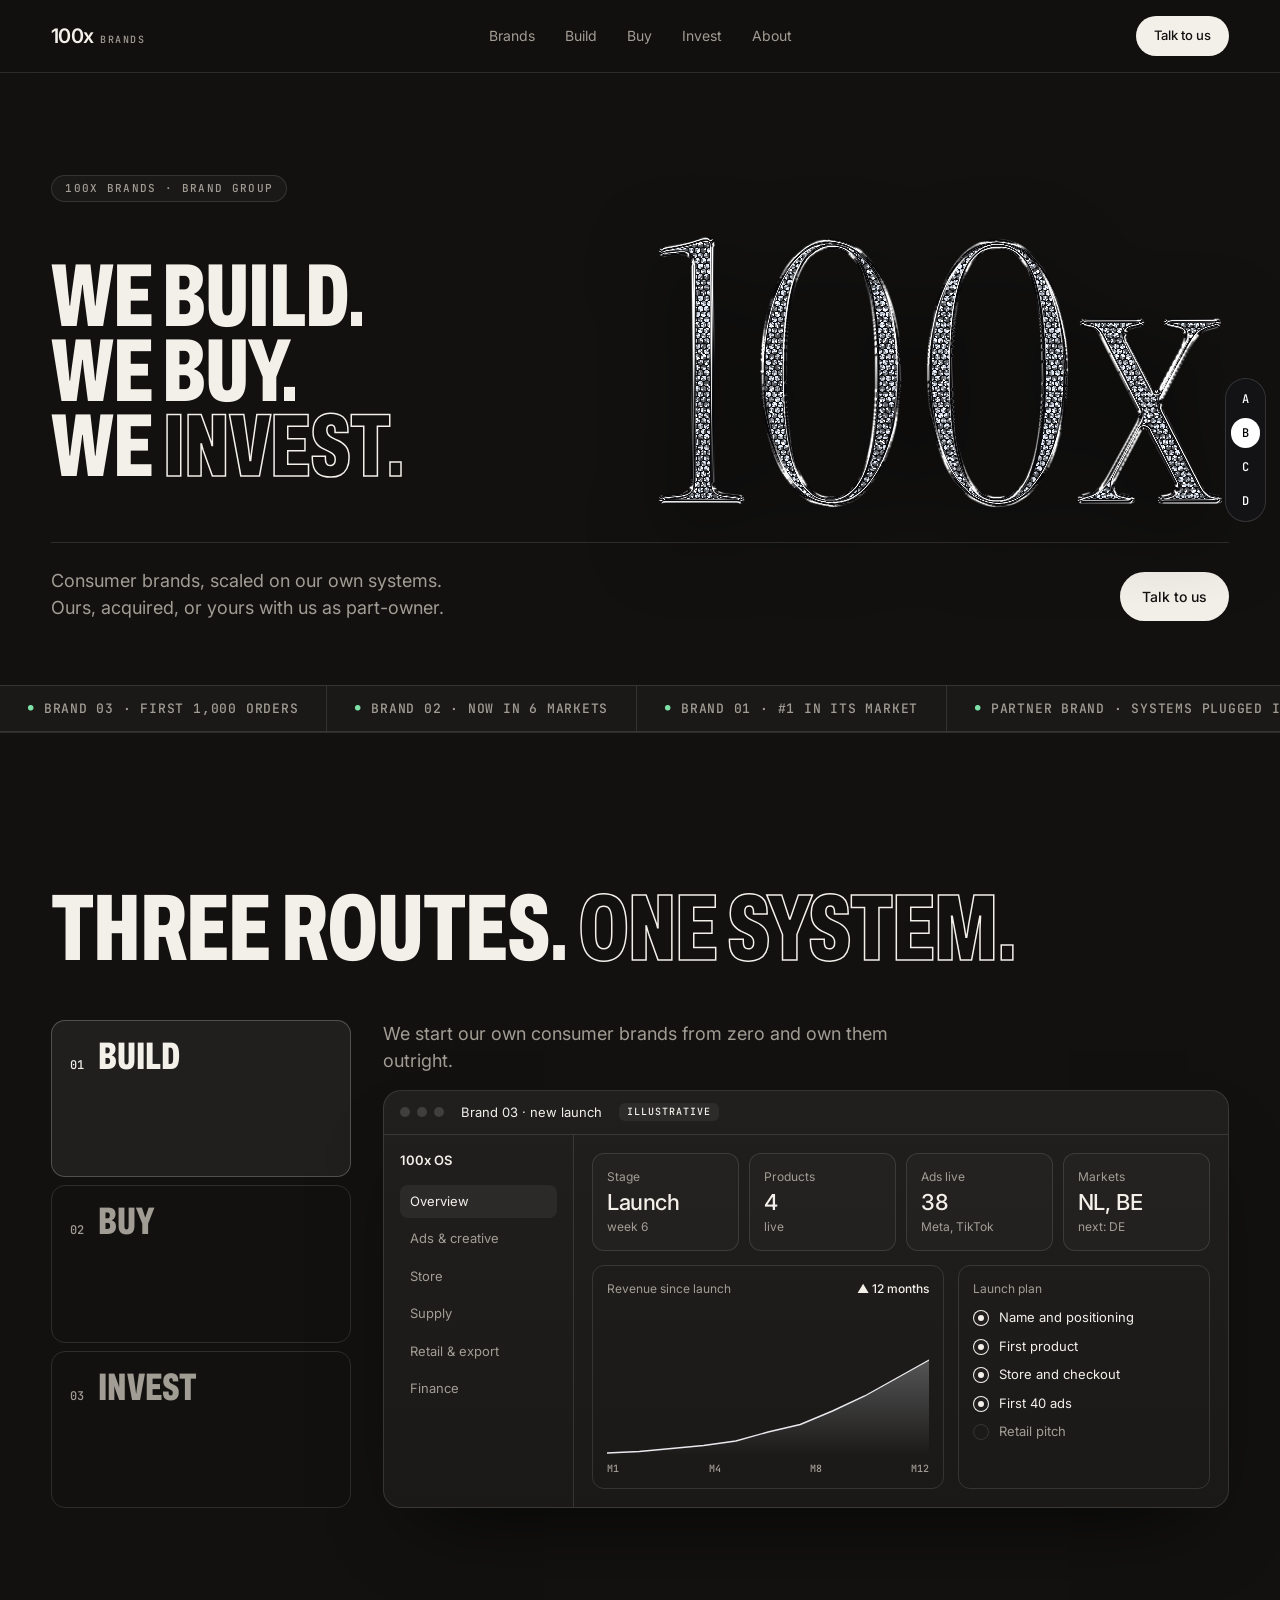
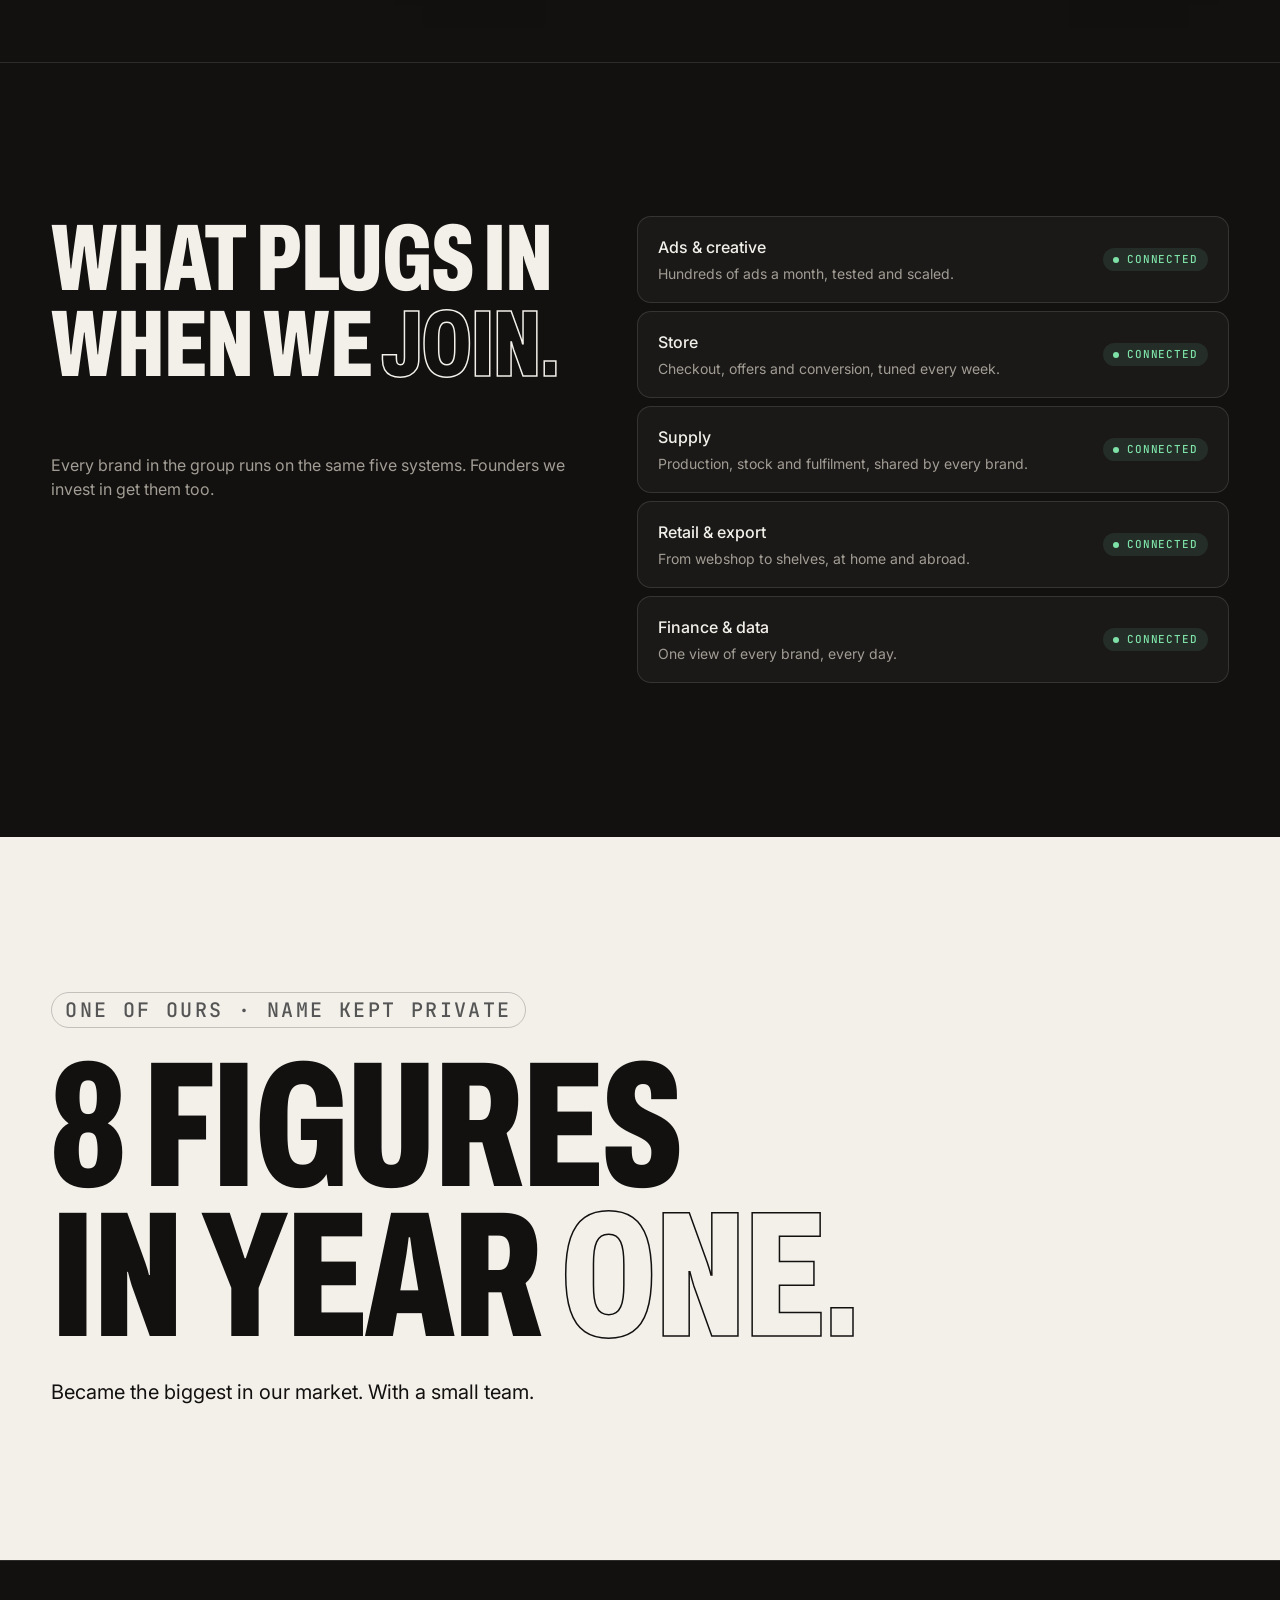
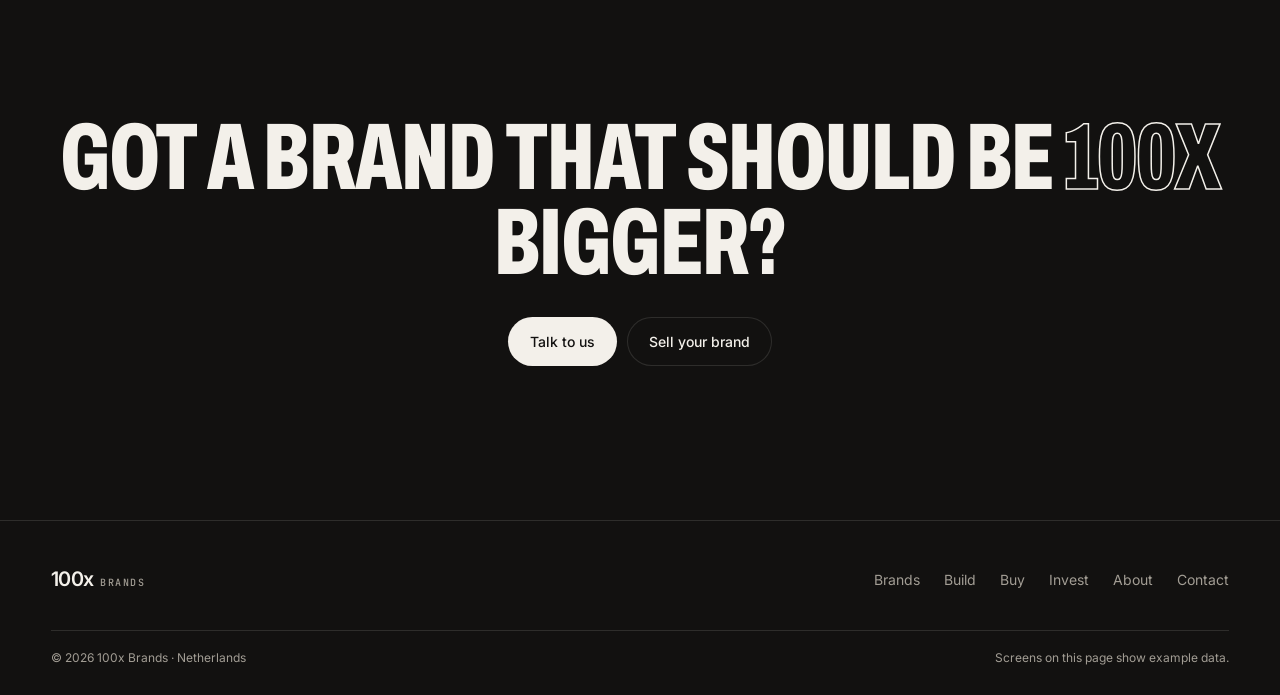
<file: home-b.html>
<!DOCTYPE html>
<html lang="en">
<head>
  <meta charset="utf-8">
  <meta name="viewport" content="width=device-width, initial-scale=1">
  <title>100x Brands | Bold</title>
  <meta name="robots" content="noindex">
  <link rel="preconnect" href="https://fonts.googleapis.com">
  <link rel="preconnect" href="https://fonts.gstatic.com" crossorigin>
  <link href="https://fonts.googleapis.com/css2?family=Archivo:wdth,wght@62..125,500;62..125,800&family=Inter:wght@400;500;600&family=JetBrains+Mono:wght@500&display=swap" rel="stylesheet">
  <link rel="stylesheet" href="css/homes.css?v=1795124066">
  <script src="js/homes.js?v=1795124066" defer></script>
  <script src="js/chrome.js?v=1795124066" defer></script>
</head>
<body class="hb">
<nav class="kiezer" aria-label="Directions"><a href="home-a.html" title="System">A</a><a href="home-b.html" aria-current=page title="Bold">B</a><a href="home-c.html" title="Stake">C</a><a href="home-d.html" title="Ooak x Slash">D</a></nav>
<header class="kop"><div class="rand kop__in"><a class="logo" href="#">100x<span>Brands</span></a><nav class="menu" aria-label="Main menu"><a href="#">Brands</a><a href="#">Build</a><a href="#">Buy</a><a href="#">Invest</a><a href="#">About</a></nav><a class="knop knop--klein" href="#">Talk to us</a></div></header>
<main>
<section class="held"><div class="rand">
  <p class="pil">100x Brands · Brand group</p>
  <div class="held__kop"><h1>We build.<br>We buy.<br>We <em>invest.</em></h1><div class="held__diamant"><div class="diamant" data-maat="{&quot;upm&quot;: 1000, &quot;nul&quot;: {&quot;x&quot;: 939, &quot;y&quot;: -360.5, &quot;a&quot;: 122, &quot;b&quot;: 342.5}, &quot;woord&quot;: {&quot;links&quot;: 5, &quot;rechts&quot;: 1558, &quot;boven&quot;: -735, &quot;onder&quot;: 9}, &quot;staand&quot;: {&quot;dx&quot;: -425, &quot;dy&quot;: 560, &quot;rechts&quot;: 1133, &quot;onder&quot;: 560}, &quot;grens&quot;: [262, 1147], &quot;modus&quot;: &quot;ijs&quot;, &quot;bevel&quot;: 14, &quot;steen&quot;: 17, &quot;reserve&quot;: 130}"><svg class="diamant__mark" data-fly-mark viewBox="-15 -755 1593 784" preserveAspectRatio="xMidYMid meet" focusable="false"><g class="fly__glyph"><path d="M20 0Q5 0 5 -11Q5 -22 18 -23L57 -27Q78 -29 85.5 -37.0Q93 -45 93 -66V-660Q93 -677 83.5 -682.5Q74 -688 59 -686L23 -682Q5 -681 5 -695Q5 -706 21 -709Q74 -718 99.0 -726.5Q124 -735 136 -735Q157 -735 157 -713V-66Q157 -45 164.5 -37.0Q172 -29 193 -27L226 -23Q239 -22 239 -11Q239 0 224 0Z"/></g><g class="fly__glyph"><path d="M479 9Q421 9 377.0 -40.0Q333 -89 309.0 -173.0Q285 -257 285 -361Q285 -465 309.0 -548.5Q333 -632 377.0 -681.0Q421 -730 479 -730Q537 -730 580.5 -681.0Q624 -632 648.5 -548.5Q673 -465 673 -361Q673 -257 648.5 -173.0Q624 -89 580.5 -40.0Q537 9 479 9ZM479 -18Q542 -18 571.5 -103.0Q601 -188 601 -361Q601 -534 571.5 -618.5Q542 -703 479 -703Q416 -703 386.5 -618.5Q357 -534 357 -361Q357 -188 386.5 -103.0Q416 -18 479 -18Z"/></g><g class="fly__glyph"><path d="M939 9Q881 9 837.0 -40.0Q793 -89 769.0 -173.0Q745 -257 745 -361Q745 -465 769.0 -548.5Q793 -632 837.0 -681.0Q881 -730 939 -730Q997 -730 1040.5 -681.0Q1084 -632 1108.5 -548.5Q1133 -465 1133 -361Q1133 -257 1108.5 -173.0Q1084 -89 1040.5 -40.0Q997 9 939 9ZM939 -18Q1002 -18 1031.5 -103.0Q1061 -188 1061 -361Q1061 -534 1031.5 -618.5Q1002 -703 939 -703Q876 -703 846.5 -618.5Q817 -534 817 -361Q817 -188 846.5 -103.0Q876 -18 939 -18Z"/></g><g class="fly__glyph"><path d="M1396 0Q1382 0 1382 -10Q1382 -20 1395 -23L1410 -26Q1440 -33 1426 -59L1355 -199Q1351 -206 1345.5 -206.5Q1340 -207 1336 -199L1271 -77Q1249 -35 1278 -29L1304 -23Q1317 -20 1317 -10Q1317 0 1303 0H1175Q1161 0 1161 -11Q1161 -22 1173 -25L1185 -28Q1204 -33 1217.0 -43.5Q1230 -54 1250 -91L1324 -227Q1332 -242 1326 -256L1231 -443Q1220 -466 1212.5 -474.0Q1205 -482 1195 -484L1180 -487Q1167 -490 1167 -500Q1167 -510 1181 -510H1329Q1343 -510 1343 -500Q1343 -490 1330 -487L1315 -484Q1285 -477 1299 -451L1367 -319Q1371 -312 1376.0 -312.0Q1381 -312 1385 -319L1445 -433Q1467 -475 1438 -481L1412 -487Q1399 -490 1399 -500Q1399 -510 1413 -510H1541Q1555 -510 1555 -499Q1555 -488 1543 -485L1531 -482Q1512 -478 1499.0 -467.5Q1486 -457 1466 -419L1397 -291Q1388 -276 1396 -260L1494 -67Q1506 -43 1513.0 -35.5Q1520 -28 1530 -26L1545 -23Q1558 -20 1558 -10Q1558 0 1544 0Z"/></g></svg><canvas class="diamant__canvas" data-fly-chrome></canvas></div></div></div>
  <div class="held__onder"><p class="held__regel">Consumer brands, scaled on our own systems. Ours, acquired, or yours with us as part-owner.</p><a class="knop" href="#">Talk to us</a></div>
</div></section>
<div class="band" aria-label="Recent milestones, illustrative"><div class="band__spoor"><span>Brand 03 · first 1,000 orders</span><span>Brand 02 · now in 6 markets</span><span>Brand 01 · #1 in its market</span><span>Partner brand · systems plugged in</span><span>Brand 02 · retail listing live</span><span>Brand 03 · 38 ads live</span><span>Brand 03 · first 1,000 orders</span><span>Brand 02 · now in 6 markets</span><span>Brand 01 · #1 in its market</span><span>Partner brand · systems plugged in</span><span>Brand 02 · retail listing live</span><span>Brand 03 · 38 ads live</span></div></div>

<section class="sectie"><div class="rand">
  <h2 class="groot">Three routes. <em>One system.</em></h2>
  <div class="routes"><div class="tabs" role="tablist"><button class="tab is-aan" data-tab="build" type="button"><span>01</span>Build</button><button class="tab" data-tab="buy" type="button"><span>02</span>Buy</button><button class="tab" data-tab="invest" type="button"><span>03</span>Invest</button></div><div class="panelen"><div class="paneel is-aan" data-paneel="build"><p class="paneel__uitleg">We start our own consumer brands from zero and own them outright.</p><div class="venster"><div class="venster__balk"><i></i><i></i><i></i><span>Brand 03 · new launch</span><span class="ill">Illustrative</span></div><div class="venster__in"><aside class="venster__zij"><b>100x OS</b><span class="is-aan">Overview</span><span>Ads &amp; creative</span><span>Store</span><span>Supply</span><span>Retail &amp; export</span><span>Finance</span></aside><div class="venster__main"><div class="kpis"><div class="kpi"><span>Stage</span><b>Launch</b><small>week 6</small></div><div class="kpi"><span>Products</span><b>4</b><small>live</small></div><div class="kpi"><span>Ads live</span><b>38</b><small>Meta, TikTok</small></div><div class="kpi"><span>Markets</span><b>NL, BE</b><small>next: DE</small></div></div><div class="duo"><div class="grafiek"><div class="grafiek__kop"><span>Revenue since launch</span><b>▲ 12 months</b></div>
<svg viewBox="0 0 100 100" preserveAspectRatio="none"><defs><linearGradient id="vlak" x1="0" y1="0" x2="0" y2="1"><stop offset="0" stop-color="currentColor" stop-opacity=".28"/><stop offset="1" stop-color="currentColor" stop-opacity="0"/></linearGradient></defs>
<polygon points="0,100 0,98 10,97 20,95 30,93 40,90 50,84 60,79 70,70 80,60 90,48 100,36 100,100" fill="url(#vlak)"/><polyline points="0,98 10,97 20,95 30,93 40,90 50,84 60,79 70,70 80,60 90,48 100,36" fill="none" stroke="currentColor" stroke-width="1.4" vector-effect="non-scaling-stroke"/></svg>
<div class="grafiek__as"><span>M1</span><span>M4</span><span>M8</span><span>M12</span></div></div><div class="lijstje"><p>Launch plan</p><ol><li class="is-klaar"><i></i>Name and positioning</li><li class="is-klaar"><i></i>First product</li><li class="is-klaar"><i></i>Store and checkout</li><li class="is-klaar"><i></i>First 40 ads</li><li class=""><i></i>Retail pitch</li></ol></div></div></div></div></div></div><div class="paneel" data-paneel="buy"><p class="paneel__uitleg">We acquire brands that fit the group and move them onto our systems.</p><div class="venster"><div class="venster__balk"><i></i><i></i><i></i><span>Brand 02 · acquired</span><span class="ill">Illustrative</span></div><div class="venster__in"><aside class="venster__zij"><b>100x OS</b><span class="is-aan">Overview</span><span>Ads &amp; creative</span><span>Store</span><span>Supply</span><span>Retail &amp; export</span><span>Finance</span></aside><div class="venster__main"><div class="kpis"><div class="kpi"><span>Ownership</span><b>100%</b><small>acquired</small></div><div class="kpi"><span>Integration</span><b>72%</b><small>on our systems</small></div><div class="kpi"><span>Margin</span><b>+9 pt</b><small>after switch</small></div><div class="kpi"><span>Markets</span><b>6</b><small>from 2</small></div></div><div class="duo"><div class="grafiek"><div class="grafiek__kop"><span>Revenue before / after</span><b>▲ 12 months</b></div>
<svg viewBox="0 0 100 100" preserveAspectRatio="none"><defs><linearGradient id="vlak" x1="0" y1="0" x2="0" y2="1"><stop offset="0" stop-color="currentColor" stop-opacity=".28"/><stop offset="1" stop-color="currentColor" stop-opacity="0"/></linearGradient></defs>
<polygon points="0,100 0,70 10,72 20,71 30,69 40,62 50,55 60,47 70,38 80,30 90,20 100,10 100,100" fill="url(#vlak)"/><polyline points="0,70 10,72 20,71 30,69 40,62 50,55 60,47 70,38 80,30 90,20 100,10" fill="none" stroke="currentColor" stroke-width="1.4" vector-effect="non-scaling-stroke"/></svg>
<div class="grafiek__as"><span>M1</span><span>M4</span><span>M8</span><span>M12</span></div></div><div class="lijstje"><p>Moved to our systems</p><div class="meter"><span>Ads &amp; creative</span><i style="--w:100%"></i><small>done</small></div><div class="meter"><span>Store</span><i style="--w:100%"></i><small>done</small></div><div class="meter"><span>Supply</span><i style="--w:80%"></i><small>in progress</small></div><div class="meter"><span>Retail</span><i style="--w:45%"></i><small>in progress</small></div></div></div></div></div></div></div><div class="paneel" data-paneel="invest"><p class="paneel__uitleg">We put our systems behind your brand and become part-owner. We grow when you grow.</p><div class="venster"><div class="venster__balk"><i></i><i></i><i></i><span>Partner brand · invest</span><span class="ill">Illustrative</span></div><div class="venster__in"><aside class="venster__zij"><b>100x OS</b><span class="is-aan">Overview</span><span>Ads &amp; creative</span><span>Store</span><span>Supply</span><span>Retail &amp; export</span><span>Finance</span></aside><div class="venster__main"><div class="kpis"><div class="kpi"><span>Our stake</span><b>30%</b><small>partner</small></div><div class="kpi"><span>Founder</span><b>70%</b><small>keeps control</small></div><div class="kpi"><span>Systems in</span><b>5 / 5</b><small>plugged in</small></div><div class="kpi"><span>Markets</span><b>4</b><small>from 1</small></div></div><div class="duo"><div class="grafiek"><div class="grafiek__kop"><span>Revenue since we joined</span><b>▲ 12 months</b></div>
<svg viewBox="0 0 100 100" preserveAspectRatio="none"><defs><linearGradient id="vlak" x1="0" y1="0" x2="0" y2="1"><stop offset="0" stop-color="currentColor" stop-opacity=".28"/><stop offset="1" stop-color="currentColor" stop-opacity="0"/></linearGradient></defs>
<polygon points="0,100 0,90 10,88 20,86 30,80 40,74 50,64 60,52 70,42 80,30 90,18 100,8 100,100" fill="url(#vlak)"/><polyline points="0,90 10,88 20,86 30,80 40,74 50,64 60,52 70,42 80,30 90,18 100,8" fill="none" stroke="currentColor" stroke-width="1.4" vector-effect="non-scaling-stroke"/></svg>
<div class="grafiek__as"><span>M1</span><span>M4</span><span>M8</span><span>M12</span></div></div><div class="lijstje lijstje--ring"><div class="ring" style="--deel:30"><div><b>30%</b><span>Our share</span></div></div><p class="zacht">We put our systems behind the brand and own part of it. We grow when you grow.</p></div></div></div></div></div></div></div></div>
</div></section>

<section class="sectie"><div class="rand twee">
  <div><h2 class="groot">What plugs in<br>when we <em>join.</em></h2><p class="zacht">Every brand in the group runs on the same five systems. Founders we invest in get them too.</p></div>
  <div class="verbindingen"><div class="verbinding"><b>Ads &amp; creative</b><span>Hundreds of ads a month, tested and scaled.</span><i></i><small>connected</small></div><div class="verbinding"><b>Store</b><span>Checkout, offers and conversion, tuned every week.</span><i></i><small>connected</small></div><div class="verbinding"><b>Supply</b><span>Production, stock and fulfilment, shared by every brand.</span><i></i><small>connected</small></div><div class="verbinding"><b>Retail &amp; export</b><span>From webshop to shelves, at home and abroad.</span><i></i><small>connected</small></div><div class="verbinding"><b>Finance &amp; data</b><span>One view of every brand, every day.</span><i></i><small>connected</small></div></div>
</div></section>

<section class="sectie sectie--wit"><div class="rand">
  <p class="pil pil--donker">One of ours · name kept private</p>
  <h2 class="mega">8 figures<br>in year <em>one.</em></h2>
  <p>Became the biggest in our market. With a small team.</p>
</div></section>

<section class="sectie slot"><div class="rand"><h2 class="groot">Got a brand that should be <em>100x</em> bigger?</h2><div class="knoppen"><a class="knop" href="#">Talk to us</a><a class="knop knop--lijn" href="#">Sell your brand</a></div></div></section>
</main>
<footer class="voet"><div class="rand">
  <div class="voet__rij"><a class="logo" href="#">100x<span>Brands</span></a><nav><a href="#">Brands</a><a href="#">Build</a><a href="#">Buy</a><a href="#">Invest</a><a href="#">About</a><a href="#">Contact</a></nav></div>
  <div class="voet__klein"><span>&copy; 2026 100x Brands · Netherlands</span><span>Screens on this page show example data.</span></div>
</div></footer>
</body>
</html>
</file>
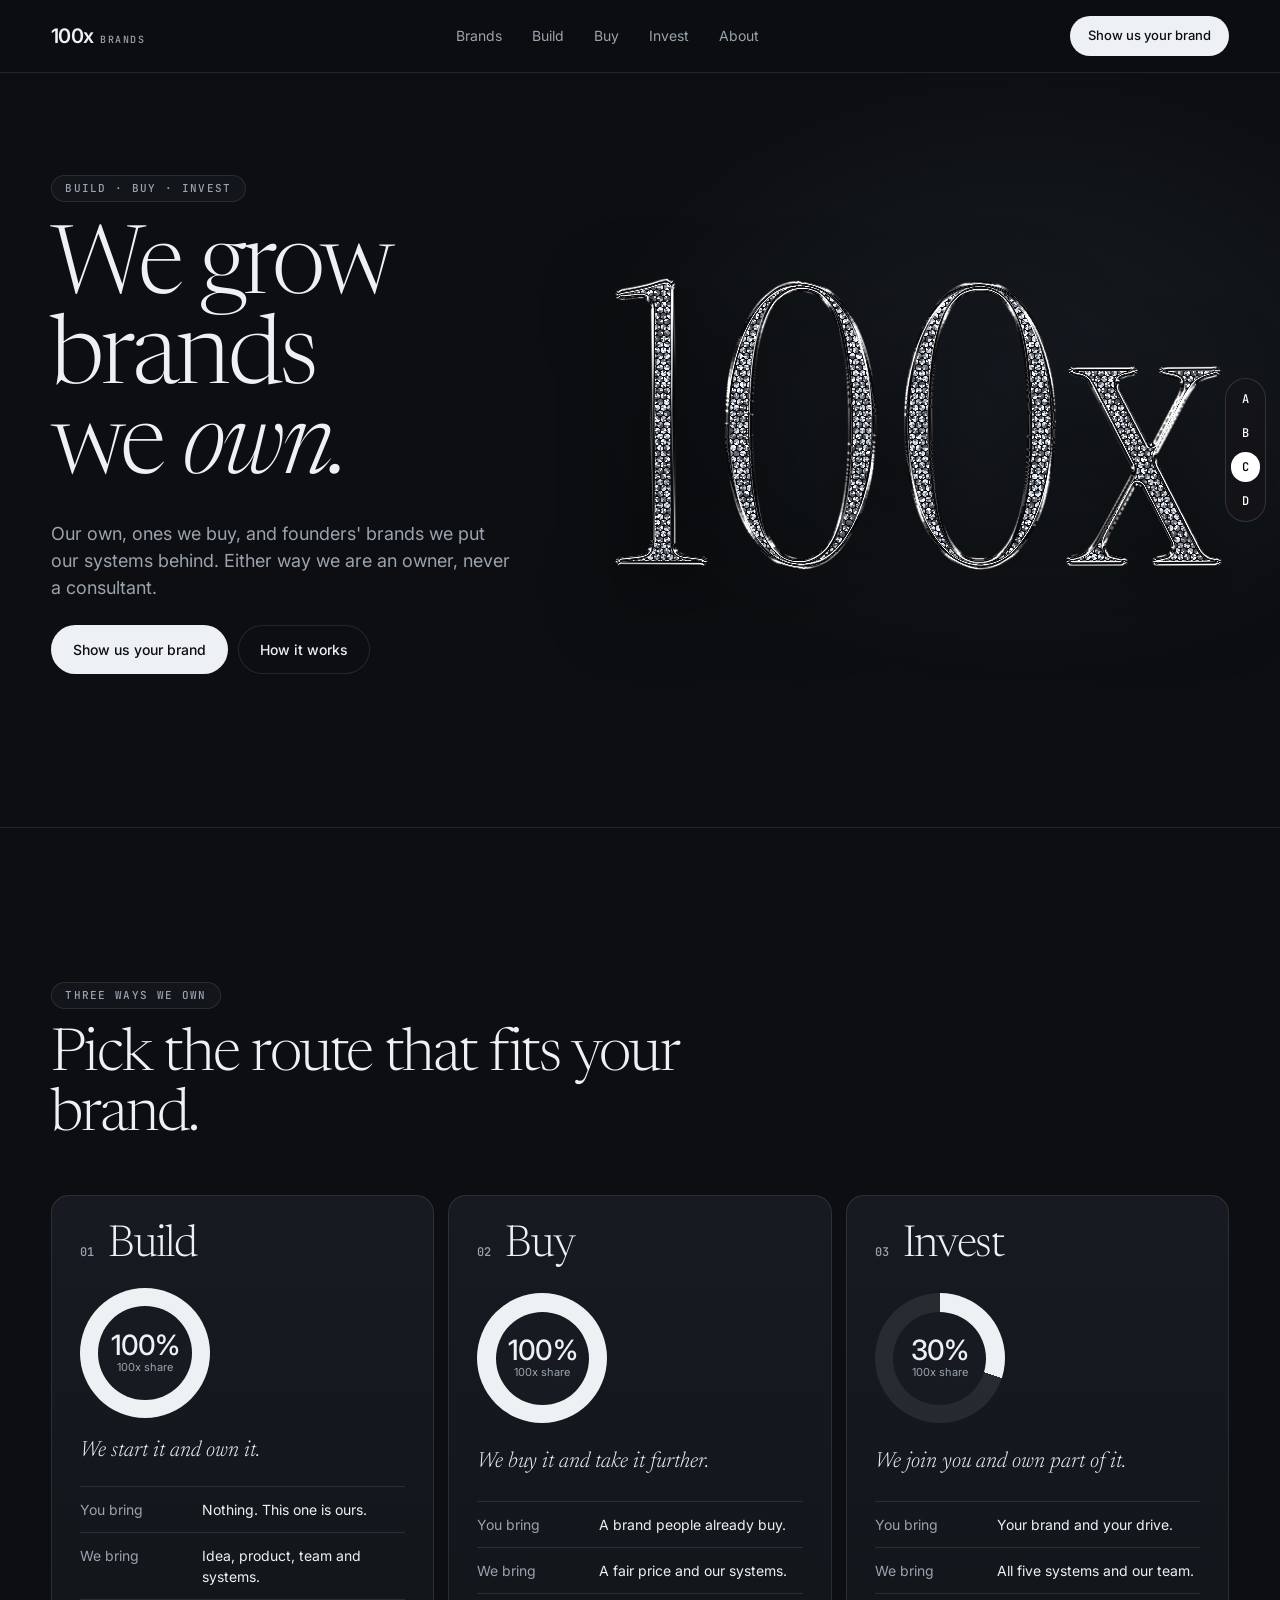
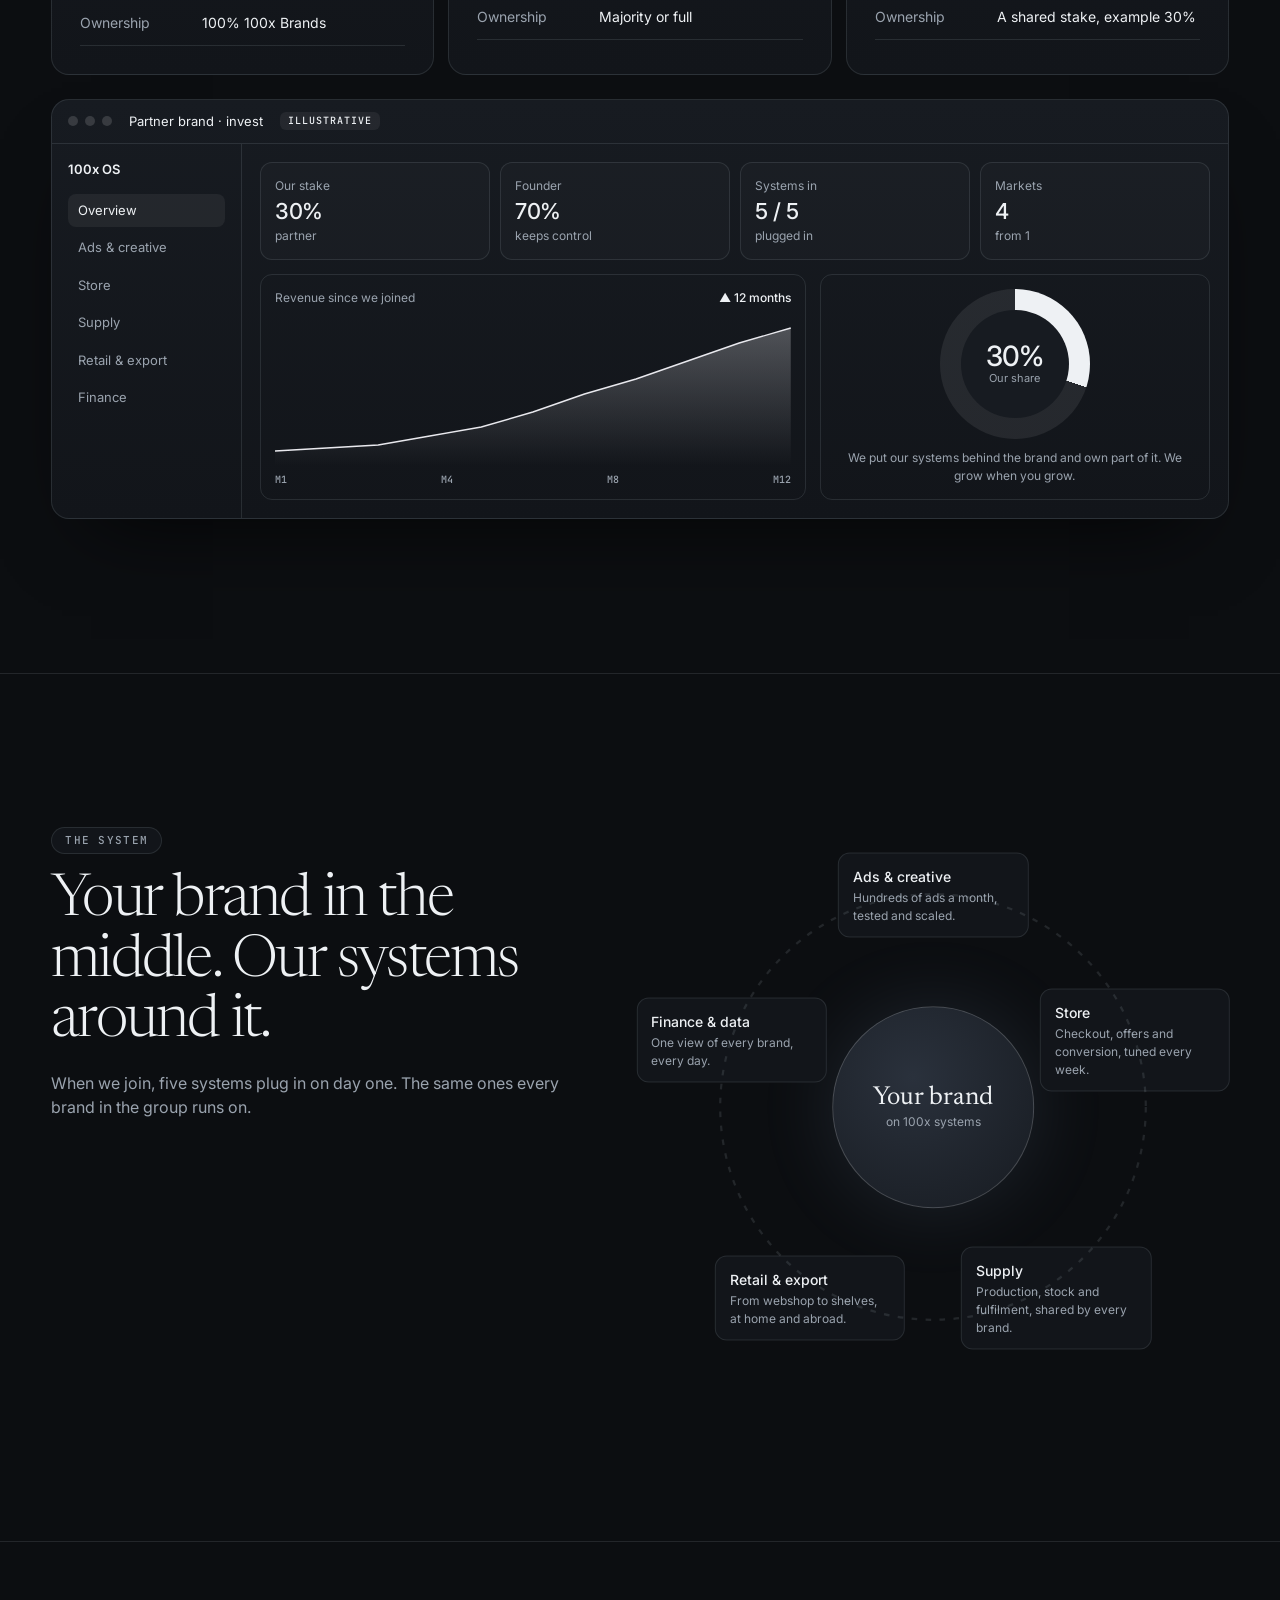
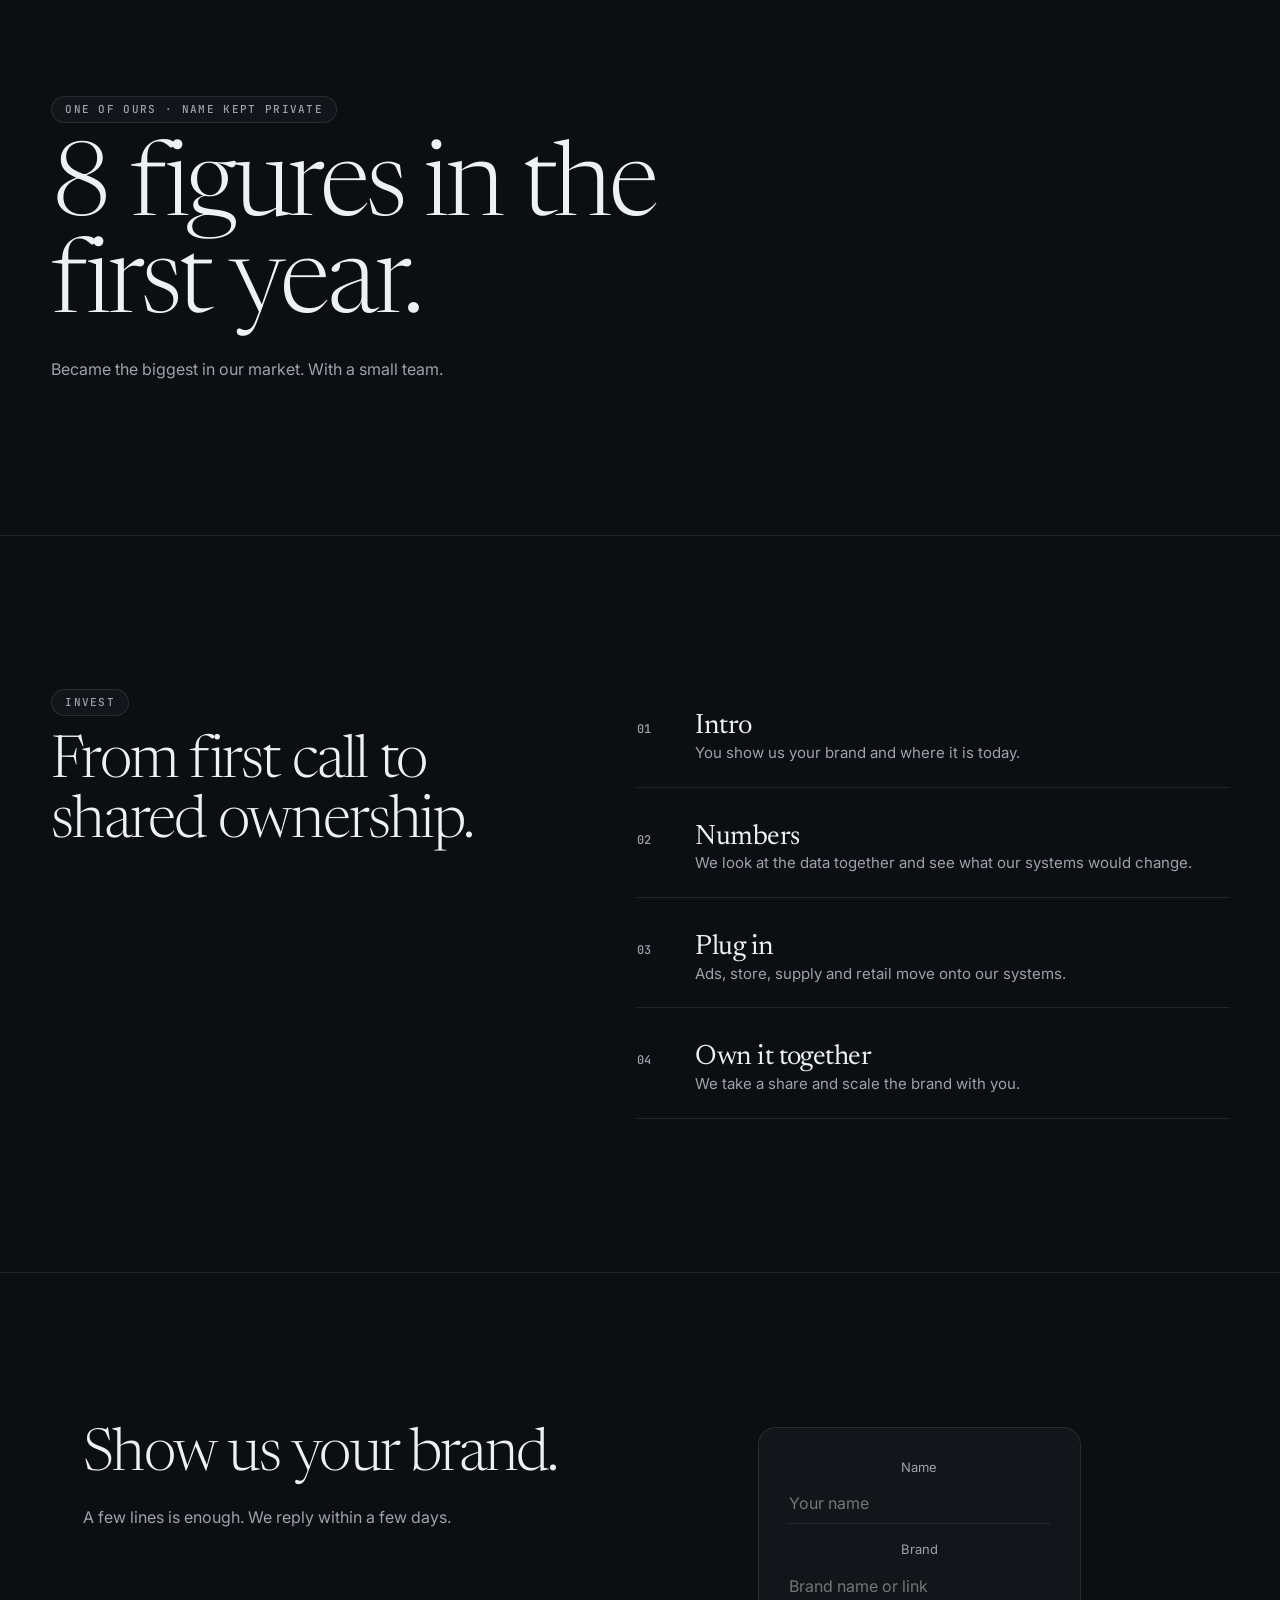
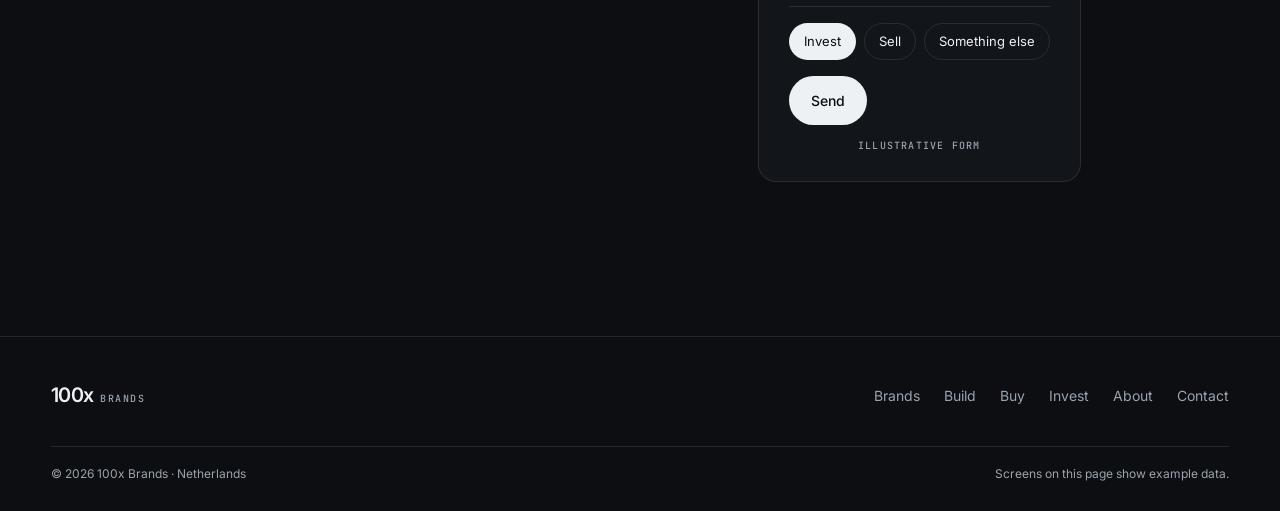
<file: home-c.html>
<!DOCTYPE html>
<html lang="en">
<head>
  <meta charset="utf-8">
  <meta name="viewport" content="width=device-width, initial-scale=1">
  <title>100x Brands | Stake</title>
  <meta name="robots" content="noindex">
  <link rel="preconnect" href="https://fonts.googleapis.com">
  <link rel="preconnect" href="https://fonts.gstatic.com" crossorigin>
  <link href="https://fonts.googleapis.com/css2?family=Newsreader:ital,opsz,wght@0,6..72,300;0,6..72,400;1,6..72,300&family=Inter:wght@400;500;600&family=JetBrains+Mono:wght@500&display=swap" rel="stylesheet">
  <link rel="stylesheet" href="css/homes.css?v=1795124066">
  <script src="js/homes.js?v=1795124066" defer></script>
  <script src="js/chrome.js?v=1795124066" defer></script>
</head>
<body class="hc">
<nav class="kiezer" aria-label="Directions"><a href="home-a.html" title="System">A</a><a href="home-b.html" title="Bold">B</a><a href="home-c.html" aria-current=page title="Stake">C</a><a href="home-d.html" title="Ooak x Slash">D</a></nav>
<header class="kop"><div class="rand kop__in"><a class="logo" href="#">100x<span>Brands</span></a><nav class="menu" aria-label="Main menu"><a href="#">Brands</a><a href="#">Build</a><a href="#">Buy</a><a href="#">Invest</a><a href="#">About</a></nav><a class="knop knop--klein" href="#">Show us your brand</a></div></header>
<main>
<section class="held"><div class="rand held__in">
  <div class="held__tekst">
    <p class="pil">Build · Buy · Invest</p>
    <h1>We grow brands<br>we <em>own.</em></h1>
    <p class="held__regel">Our own, ones we buy, and founders' brands we put our systems behind. Either way we are an owner, never a consultant.</p>
    <div class="knoppen"><a class="knop" href="#">Show us your brand</a><a class="knop knop--lijn" href="#">How it works</a></div>
  </div>
  <div class="held__beeld held__diamant"><div class="diamant" data-maat="{&quot;upm&quot;: 1000, &quot;nul&quot;: {&quot;x&quot;: 939, &quot;y&quot;: -360.5, &quot;a&quot;: 122, &quot;b&quot;: 342.5}, &quot;woord&quot;: {&quot;links&quot;: 5, &quot;rechts&quot;: 1558, &quot;boven&quot;: -735, &quot;onder&quot;: 9}, &quot;staand&quot;: {&quot;dx&quot;: -425, &quot;dy&quot;: 560, &quot;rechts&quot;: 1133, &quot;onder&quot;: 560}, &quot;grens&quot;: [262, 1147], &quot;modus&quot;: &quot;ijs&quot;, &quot;bevel&quot;: 14, &quot;steen&quot;: 17, &quot;reserve&quot;: 130}"><svg class="diamant__mark" data-fly-mark viewBox="-15 -755 1593 784" preserveAspectRatio="xMidYMid meet" focusable="false"><g class="fly__glyph"><path d="M20 0Q5 0 5 -11Q5 -22 18 -23L57 -27Q78 -29 85.5 -37.0Q93 -45 93 -66V-660Q93 -677 83.5 -682.5Q74 -688 59 -686L23 -682Q5 -681 5 -695Q5 -706 21 -709Q74 -718 99.0 -726.5Q124 -735 136 -735Q157 -735 157 -713V-66Q157 -45 164.5 -37.0Q172 -29 193 -27L226 -23Q239 -22 239 -11Q239 0 224 0Z"/></g><g class="fly__glyph"><path d="M479 9Q421 9 377.0 -40.0Q333 -89 309.0 -173.0Q285 -257 285 -361Q285 -465 309.0 -548.5Q333 -632 377.0 -681.0Q421 -730 479 -730Q537 -730 580.5 -681.0Q624 -632 648.5 -548.5Q673 -465 673 -361Q673 -257 648.5 -173.0Q624 -89 580.5 -40.0Q537 9 479 9ZM479 -18Q542 -18 571.5 -103.0Q601 -188 601 -361Q601 -534 571.5 -618.5Q542 -703 479 -703Q416 -703 386.5 -618.5Q357 -534 357 -361Q357 -188 386.5 -103.0Q416 -18 479 -18Z"/></g><g class="fly__glyph"><path d="M939 9Q881 9 837.0 -40.0Q793 -89 769.0 -173.0Q745 -257 745 -361Q745 -465 769.0 -548.5Q793 -632 837.0 -681.0Q881 -730 939 -730Q997 -730 1040.5 -681.0Q1084 -632 1108.5 -548.5Q1133 -465 1133 -361Q1133 -257 1108.5 -173.0Q1084 -89 1040.5 -40.0Q997 9 939 9ZM939 -18Q1002 -18 1031.5 -103.0Q1061 -188 1061 -361Q1061 -534 1031.5 -618.5Q1002 -703 939 -703Q876 -703 846.5 -618.5Q817 -534 817 -361Q817 -188 846.5 -103.0Q876 -18 939 -18Z"/></g><g class="fly__glyph"><path d="M1396 0Q1382 0 1382 -10Q1382 -20 1395 -23L1410 -26Q1440 -33 1426 -59L1355 -199Q1351 -206 1345.5 -206.5Q1340 -207 1336 -199L1271 -77Q1249 -35 1278 -29L1304 -23Q1317 -20 1317 -10Q1317 0 1303 0H1175Q1161 0 1161 -11Q1161 -22 1173 -25L1185 -28Q1204 -33 1217.0 -43.5Q1230 -54 1250 -91L1324 -227Q1332 -242 1326 -256L1231 -443Q1220 -466 1212.5 -474.0Q1205 -482 1195 -484L1180 -487Q1167 -490 1167 -500Q1167 -510 1181 -510H1329Q1343 -510 1343 -500Q1343 -490 1330 -487L1315 -484Q1285 -477 1299 -451L1367 -319Q1371 -312 1376.0 -312.0Q1381 -312 1385 -319L1445 -433Q1467 -475 1438 -481L1412 -487Q1399 -490 1399 -500Q1399 -510 1413 -510H1541Q1555 -510 1555 -499Q1555 -488 1543 -485L1531 -482Q1512 -478 1499.0 -467.5Q1486 -457 1466 -419L1397 -291Q1388 -276 1396 -260L1494 -67Q1506 -43 1513.0 -35.5Q1520 -28 1530 -26L1545 -23Q1558 -20 1558 -10Q1558 0 1544 0Z"/></g></svg><canvas class="diamant__canvas" data-fly-chrome></canvas></div></div>
</div></section>

<section class="sectie"><div class="rand">
  <div class="sectie__kop"><p class="pil">Three ways we own</p><h2>Pick the route that fits your brand.</h2></div>
  <div class="termen"><article class="term"><div class="term__kop"><span>01</span><h3>Build</h3></div><div class="ring" style="--deel:100"><div><b>100%</b><span>100x share</span></div></div><p class="term__zin">We start it and own it.</p><dl><div><dt>You bring</dt><dd>Nothing. This one is ours.</dd></div><div><dt>We bring</dt><dd>Idea, product, team and systems.</dd></div><div><dt>Ownership</dt><dd>100% 100x Brands</dd></div></dl></article><article class="term"><div class="term__kop"><span>02</span><h3>Buy</h3></div><div class="ring" style="--deel:100"><div><b>100%</b><span>100x share</span></div></div><p class="term__zin">We buy it and take it further.</p><dl><div><dt>You bring</dt><dd>A brand people already buy.</dd></div><div><dt>We bring</dt><dd>A fair price and our systems.</dd></div><div><dt>Ownership</dt><dd>Majority or full</dd></div></dl></article><article class="term"><div class="term__kop"><span>03</span><h3>Invest</h3></div><div class="ring" style="--deel:30"><div><b>30%</b><span>100x share</span></div></div><p class="term__zin">We join you and own part of it.</p><dl><div><dt>You bring</dt><dd>Your brand and your drive.</dd></div><div><dt>We bring</dt><dd>All five systems and our team.</dd></div><div><dt>Ownership</dt><dd>A shared stake, example 30%</dd></div></dl></article></div>
  <div class="c-scherm"><div class="venster"><div class="venster__balk"><i></i><i></i><i></i><span>Partner brand · invest</span><span class="ill">Illustrative</span></div><div class="venster__in"><aside class="venster__zij"><b>100x OS</b><span class="is-aan">Overview</span><span>Ads &amp; creative</span><span>Store</span><span>Supply</span><span>Retail &amp; export</span><span>Finance</span></aside><div class="venster__main"><div class="kpis"><div class="kpi"><span>Our stake</span><b>30%</b><small>partner</small></div><div class="kpi"><span>Founder</span><b>70%</b><small>keeps control</small></div><div class="kpi"><span>Systems in</span><b>5 / 5</b><small>plugged in</small></div><div class="kpi"><span>Markets</span><b>4</b><small>from 1</small></div></div><div class="duo"><div class="grafiek"><div class="grafiek__kop"><span>Revenue since we joined</span><b>▲ 12 months</b></div>
<svg viewBox="0 0 100 100" preserveAspectRatio="none"><defs><linearGradient id="vlak" x1="0" y1="0" x2="0" y2="1"><stop offset="0" stop-color="currentColor" stop-opacity=".28"/><stop offset="1" stop-color="currentColor" stop-opacity="0"/></linearGradient></defs>
<polygon points="0,100 0,90 10,88 20,86 30,80 40,74 50,64 60,52 70,42 80,30 90,18 100,8 100,100" fill="url(#vlak)"/><polyline points="0,90 10,88 20,86 30,80 40,74 50,64 60,52 70,42 80,30 90,18 100,8" fill="none" stroke="currentColor" stroke-width="1.4" vector-effect="non-scaling-stroke"/></svg>
<div class="grafiek__as"><span>M1</span><span>M4</span><span>M8</span><span>M12</span></div></div><div class="lijstje lijstje--ring"><div class="ring" style="--deel:30"><div><b>30%</b><span>Our share</span></div></div><p class="zacht">We put our systems behind the brand and own part of it. We grow when you grow.</p></div></div></div></div></div></div>
</div></section>

<section class="sectie"><div class="rand twee">
  <div><p class="pil">The system</p><h2>Your brand in the middle. Our systems around it.</h2><p class="zacht">When we join, five systems plug in on day one. The same ones every brand in the group runs on.</p></div>
  <div class="schema"><div class="schema__kern"><b>Your brand</b><span>on 100x systems</span></div><div class="knoop knoop--0"><b>Ads &amp; creative</b><span>Hundreds of ads a month, tested and scaled.</span></div><div class="knoop knoop--1"><b>Store</b><span>Checkout, offers and conversion, tuned every week.</span></div><div class="knoop knoop--2"><b>Supply</b><span>Production, stock and fulfilment, shared by every brand.</span></div><div class="knoop knoop--3"><b>Retail &amp; export</b><span>From webshop to shelves, at home and abroad.</span></div><div class="knoop knoop--4"><b>Finance &amp; data</b><span>One view of every brand, every day.</span></div><svg class="schema__lijnen" viewBox="0 0 100 100" aria-hidden="true"><circle cx="50" cy="50" r="38"/></svg></div>
</div></section>

<section class="sectie"><div class="rand bewijs">
  <p class="pil">One of ours · name kept private</p><h2>8 figures in the first year.</h2><p class="zacht">Became the biggest in our market. With a small team.</p>
</div></section>

<section class="sectie"><div class="rand twee">
  <div><p class="pil">Invest</p><h2>From first call to shared ownership.</h2></div>
  <ol class="stappen stappen--rij"><li><span>01</span><div><h3>Intro</h3><p>You show us your brand and where it is today.</p></div></li><li><span>02</span><div><h3>Numbers</h3><p>We look at the data together and see what our systems would change.</p></div></li><li><span>03</span><div><h3>Plug in</h3><p>Ads, store, supply and retail move onto our systems.</p></div></li><li><span>04</span><div><h3>Own it together</h3><p>We take a share and scale the brand with you.</p></div></li></ol>
</div></section>

<section class="sectie slot"><div class="rand twee">
  <div><h2>Show us your brand.</h2><p class="zacht">A few lines is enough. We reply within a few days.</p></div>
  <form class="formulier" onsubmit="return false"><label>Name<input placeholder="Your name"></label><label>Brand<input placeholder="Brand name or link"></label><div class="keuze"><span class="is-aan">Invest</span><span>Sell</span><span>Something else</span></div><button class="knop" type="button">Send</button><small>Illustrative form</small></form>
</div></section>
</main>
<footer class="voet"><div class="rand">
  <div class="voet__rij"><a class="logo" href="#">100x<span>Brands</span></a><nav><a href="#">Brands</a><a href="#">Build</a><a href="#">Buy</a><a href="#">Invest</a><a href="#">About</a><a href="#">Contact</a></nav></div>
  <div class="voet__klein"><span>&copy; 2026 100x Brands · Netherlands</span><span>Screens on this page show example data.</span></div>
</div></footer>
</body>
</html>
</file>
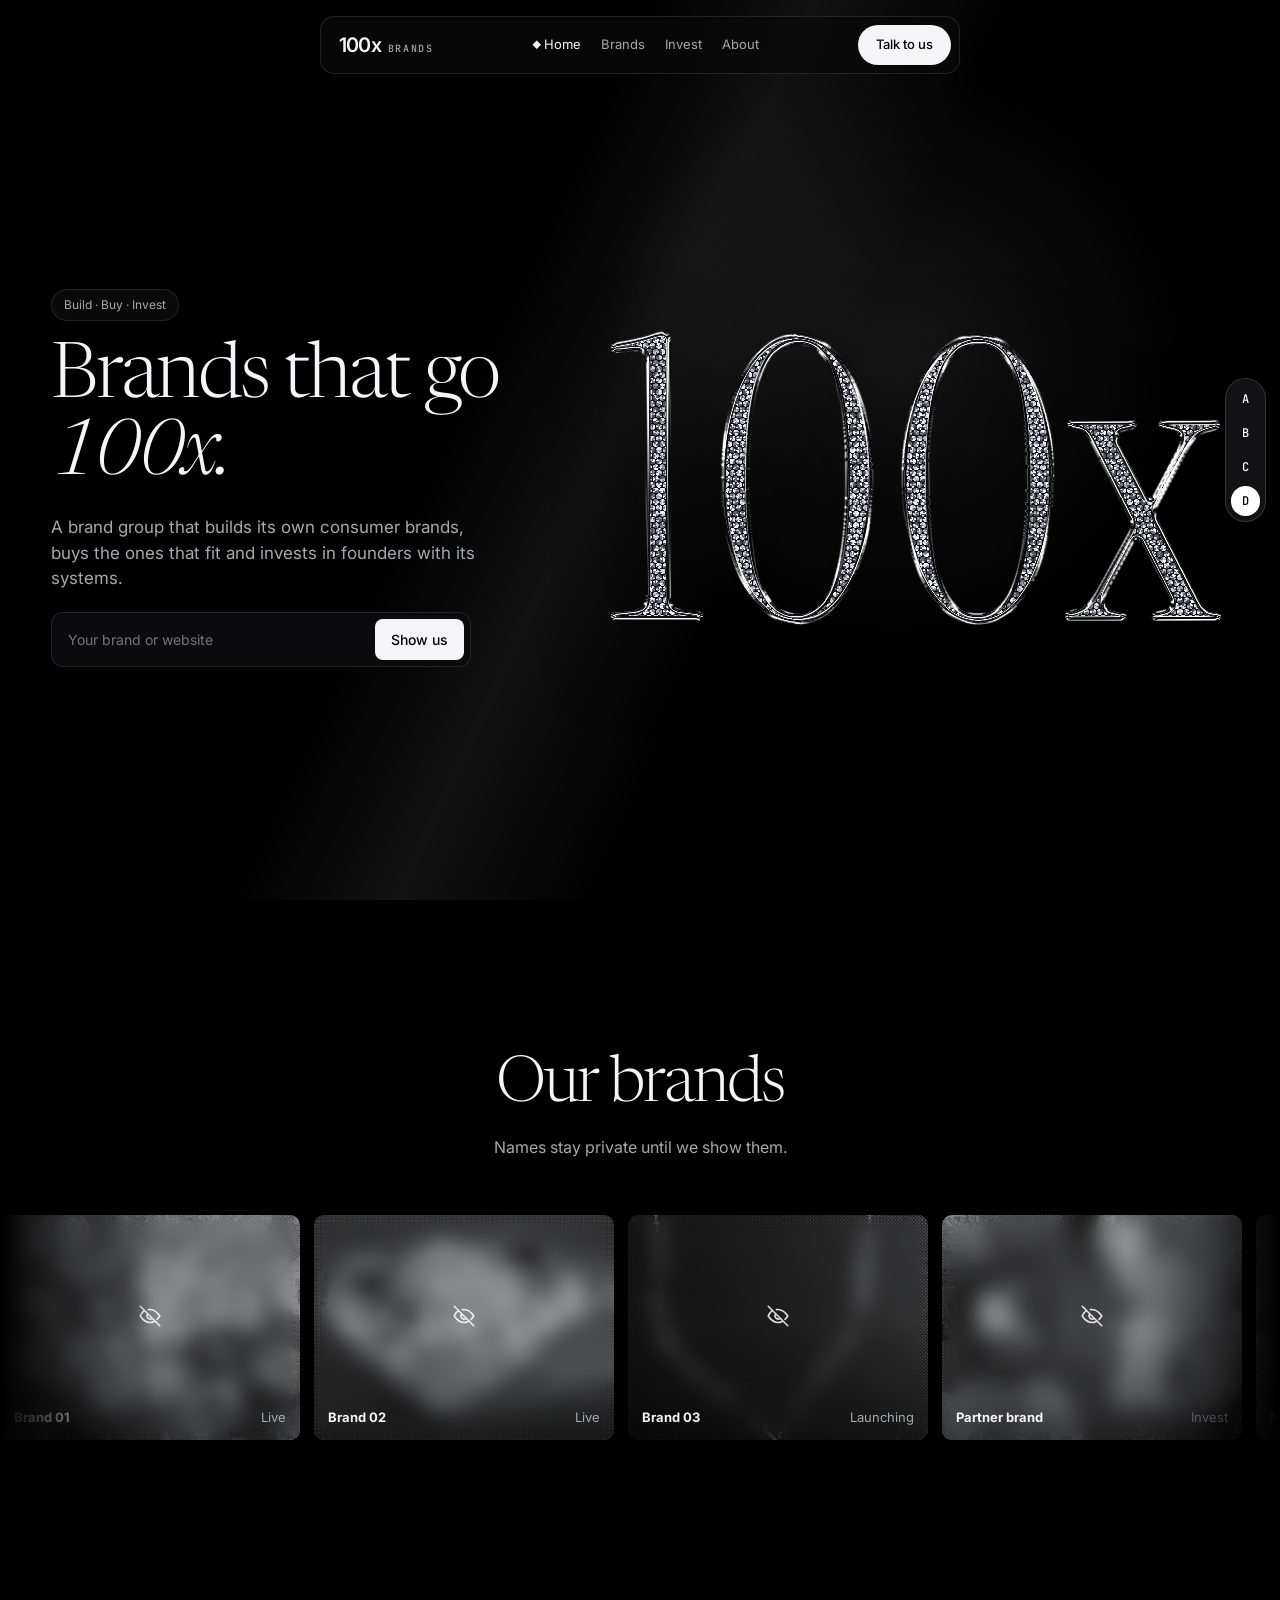
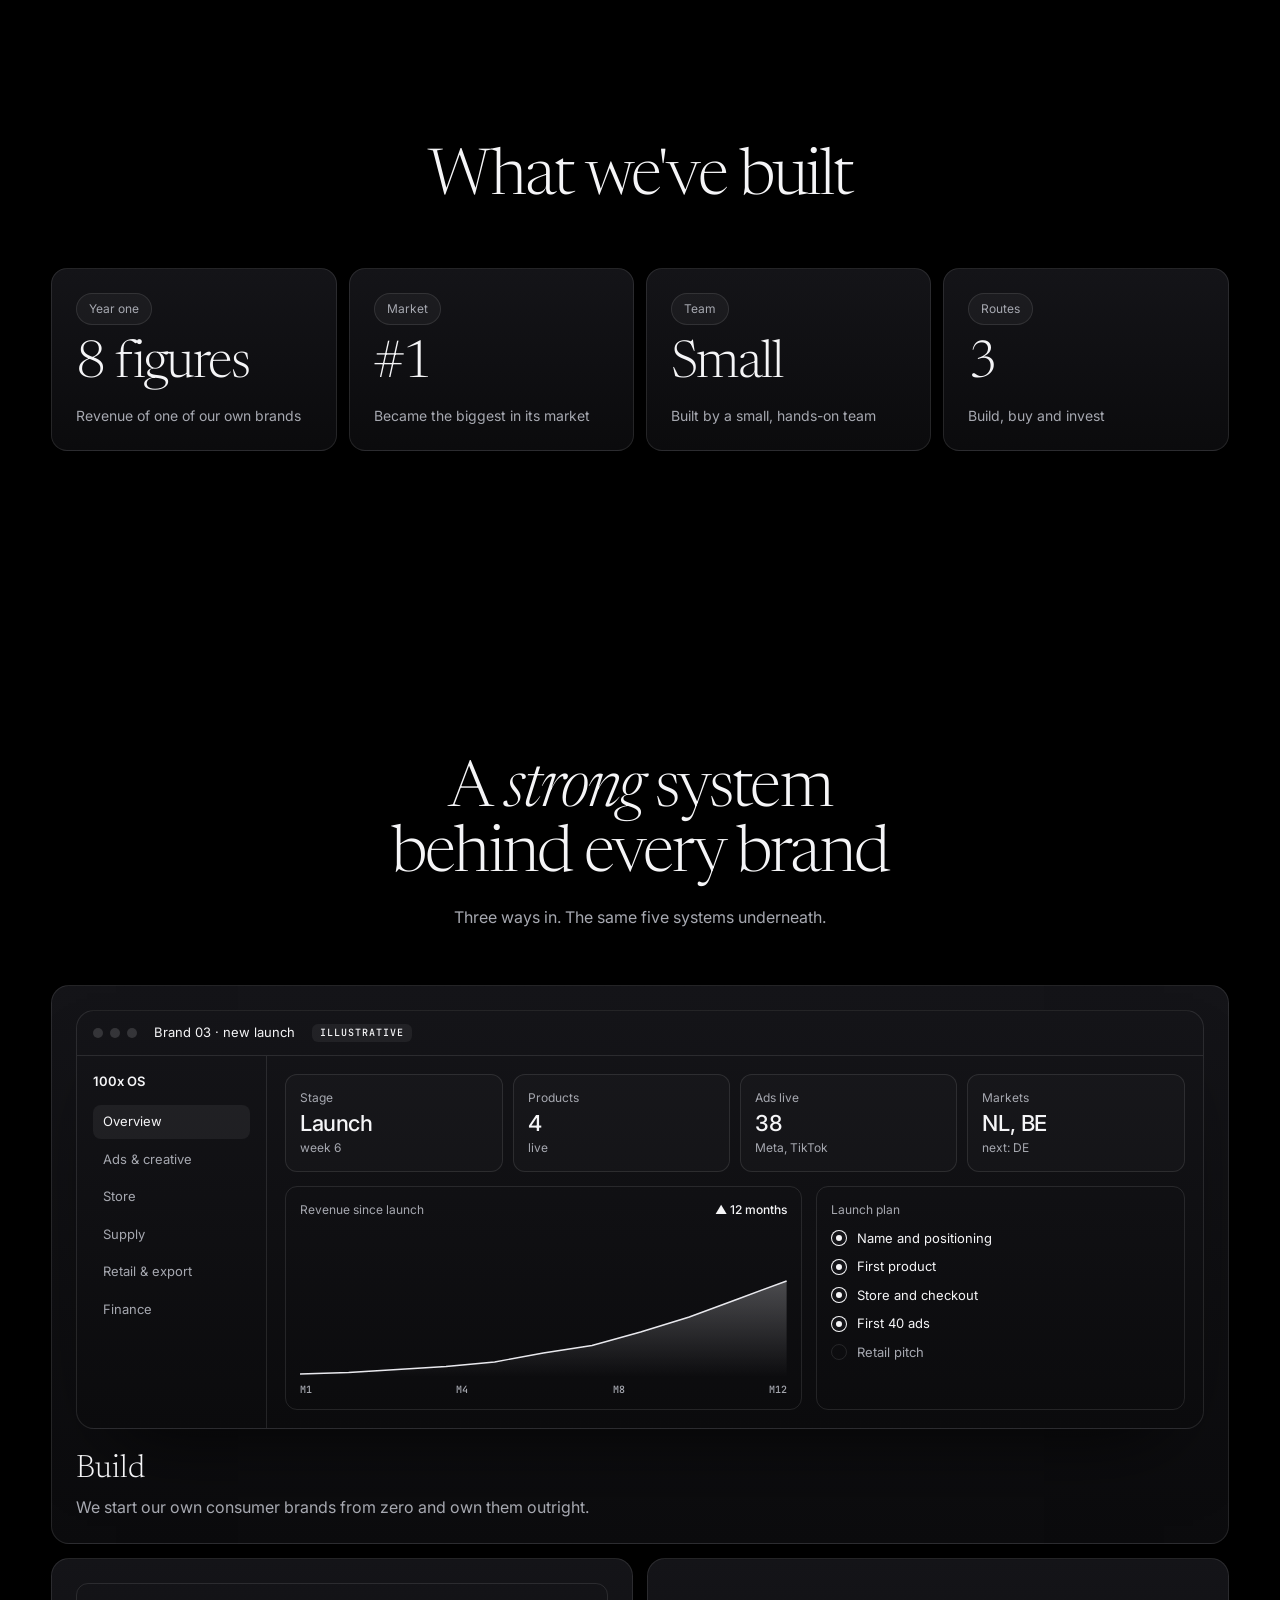
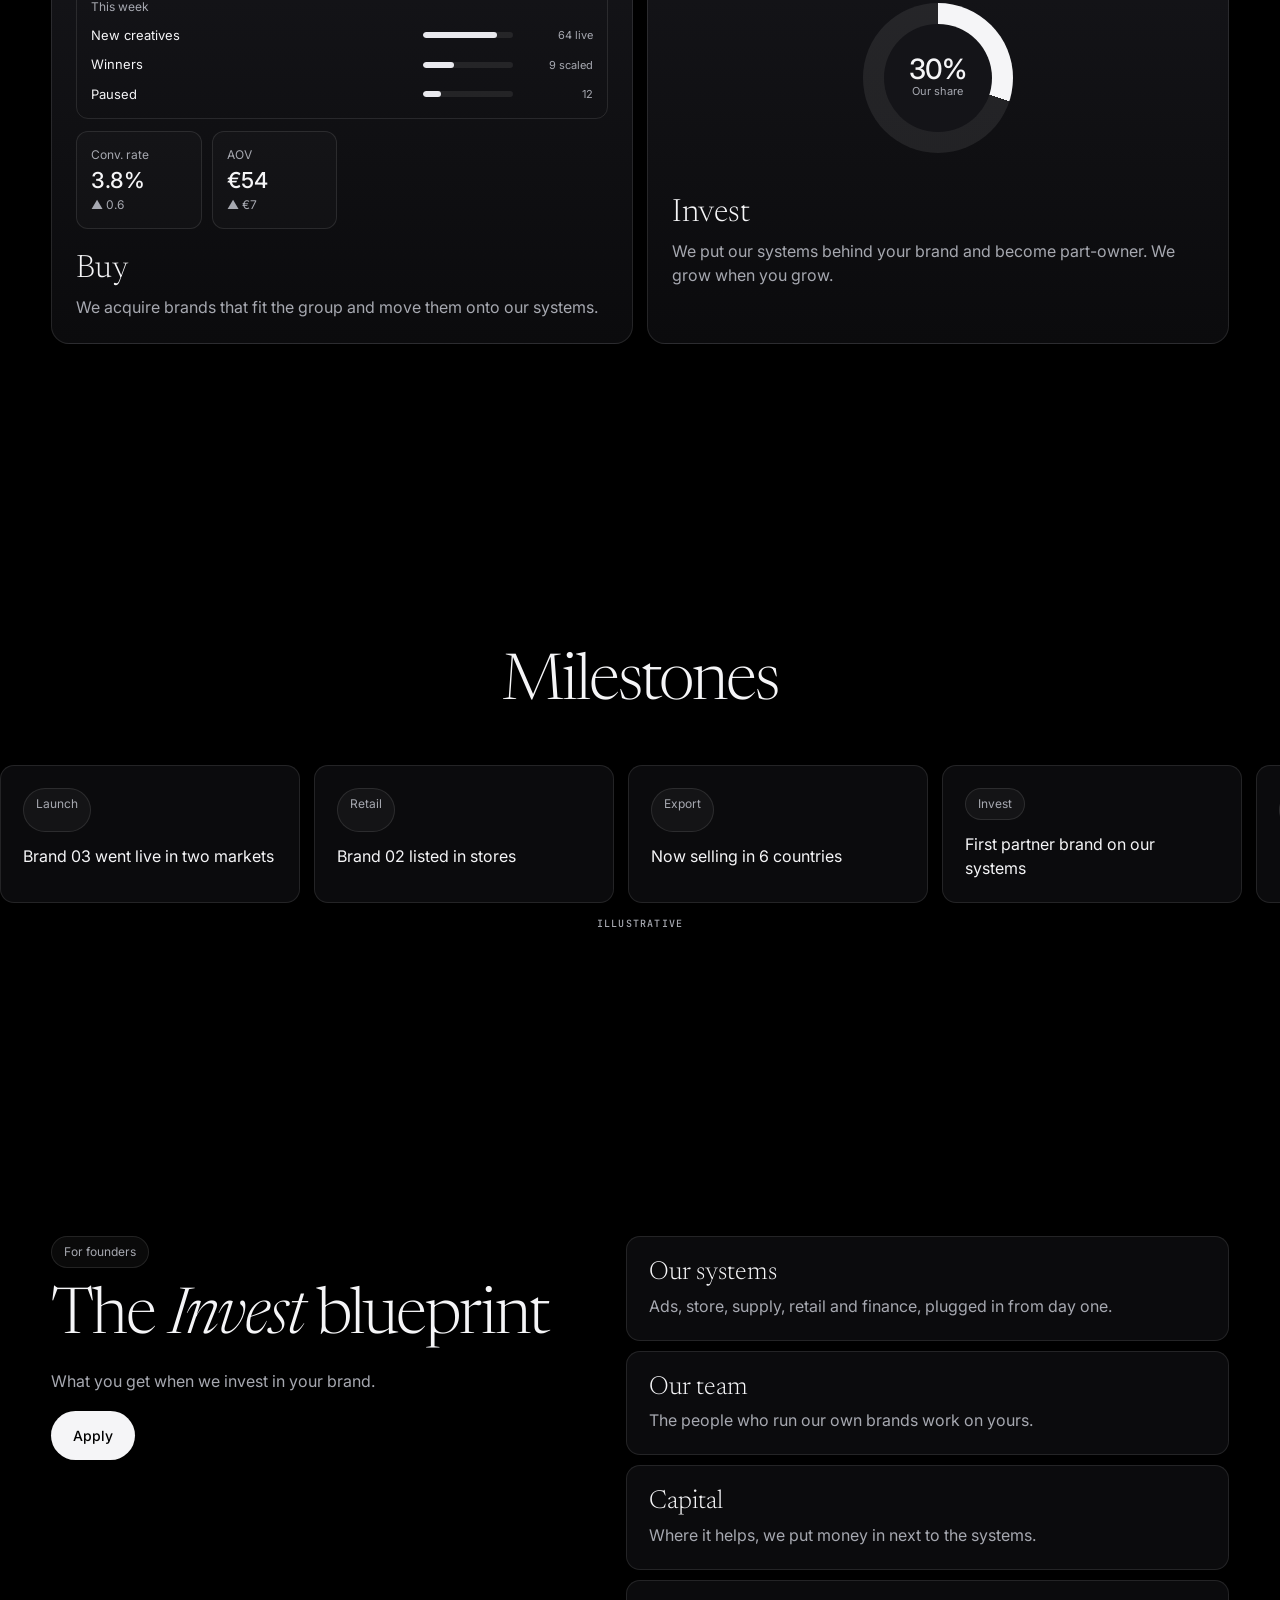
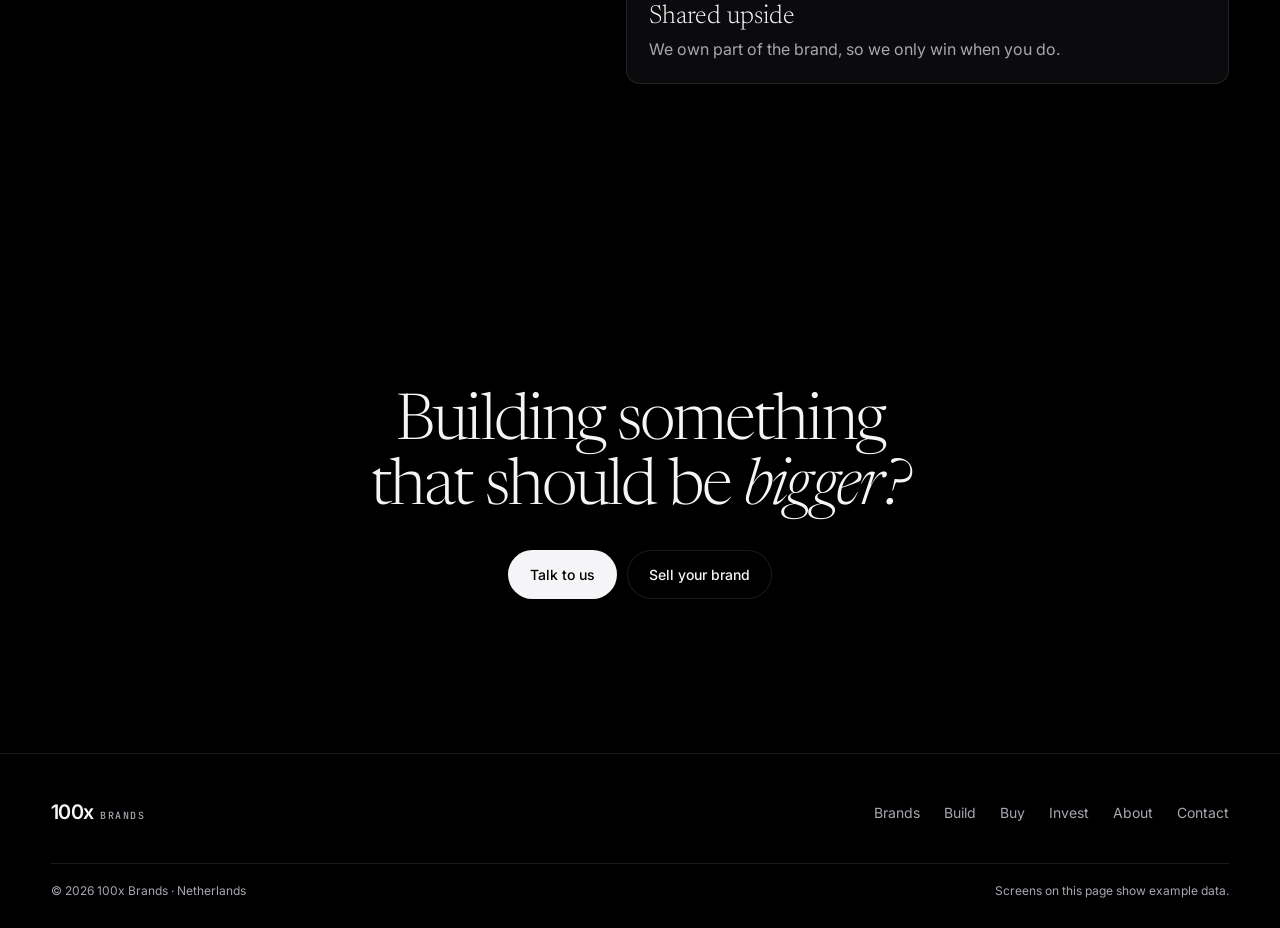
<file: home-d.html>
<!DOCTYPE html>
<html lang="en">
<head>
  <meta charset="utf-8">
  <meta name="viewport" content="width=device-width, initial-scale=1">
  <title>100x Brands | Ooak x Slash</title>
  <meta name="robots" content="noindex">
  <link rel="preconnect" href="https://fonts.googleapis.com">
  <link rel="preconnect" href="https://fonts.gstatic.com" crossorigin>
  <link href="https://fonts.googleapis.com/css2?family=Newsreader:ital,opsz,wght@0,6..72,300;1,6..72,300&family=Inter:wght@400;500;600&family=JetBrains+Mono:wght@500&display=swap" rel="stylesheet">
  <link rel="stylesheet" href="css/homes.css?v=1795124066">
  <script src="js/homes.js?v=1795124066" defer></script>
  <script src="js/chrome.js?v=1795124066" defer></script>
</head>
<body class="hd">
<nav class="kiezer" aria-label="Directions"><a href="home-a.html" title="System">A</a><a href="home-b.html" title="Bold">B</a><a href="home-c.html" title="Stake">C</a><a href="home-d.html" aria-current=page title="Ooak x Slash">D</a></nav>
<header class="d-nav"><a class="logo" href="#">100x<span>Brands</span></a><nav><a href="#" class="is-aan">Home</a><a href="#">Brands</a><a href="#">Invest</a><a href="#">About</a></nav><a class="knop knop--klein" href="#">Talk to us</a></header>
<main>
<section class="d-held" data-licht>
  <div class="d-held__straal"></div>
  <div class="rand d-held__in">
    <div class="d-held__tekst">
      <p class="d-pil">Build · Buy · Invest</p>
      <h1>Brands that go <em>100x.</em></h1>
      <p class="d-held__regel">A brand group that builds its own consumer brands, buys the ones that fit and invests in founders with its systems.</p>
      <form class="d-invoer" onsubmit="return false"><input placeholder="Your brand or website"><button class="knop" type="button">Show us</button></form>
    </div>
    <div class="d-held__diamant held__diamant"><div class="diamant" data-maat="{&quot;upm&quot;: 1000, &quot;nul&quot;: {&quot;x&quot;: 939, &quot;y&quot;: -360.5, &quot;a&quot;: 122, &quot;b&quot;: 342.5}, &quot;woord&quot;: {&quot;links&quot;: 5, &quot;rechts&quot;: 1558, &quot;boven&quot;: -735, &quot;onder&quot;: 9}, &quot;staand&quot;: {&quot;dx&quot;: -425, &quot;dy&quot;: 560, &quot;rechts&quot;: 1133, &quot;onder&quot;: 560}, &quot;grens&quot;: [262, 1147], &quot;modus&quot;: &quot;ijs&quot;, &quot;bevel&quot;: 14, &quot;steen&quot;: 17, &quot;reserve&quot;: 130}"><svg class="diamant__mark" data-fly-mark viewBox="-15 -755 1593 784" preserveAspectRatio="xMidYMid meet" focusable="false"><g class="fly__glyph"><path d="M20 0Q5 0 5 -11Q5 -22 18 -23L57 -27Q78 -29 85.5 -37.0Q93 -45 93 -66V-660Q93 -677 83.5 -682.5Q74 -688 59 -686L23 -682Q5 -681 5 -695Q5 -706 21 -709Q74 -718 99.0 -726.5Q124 -735 136 -735Q157 -735 157 -713V-66Q157 -45 164.5 -37.0Q172 -29 193 -27L226 -23Q239 -22 239 -11Q239 0 224 0Z"/></g><g class="fly__glyph"><path d="M479 9Q421 9 377.0 -40.0Q333 -89 309.0 -173.0Q285 -257 285 -361Q285 -465 309.0 -548.5Q333 -632 377.0 -681.0Q421 -730 479 -730Q537 -730 580.5 -681.0Q624 -632 648.5 -548.5Q673 -465 673 -361Q673 -257 648.5 -173.0Q624 -89 580.5 -40.0Q537 9 479 9ZM479 -18Q542 -18 571.5 -103.0Q601 -188 601 -361Q601 -534 571.5 -618.5Q542 -703 479 -703Q416 -703 386.5 -618.5Q357 -534 357 -361Q357 -188 386.5 -103.0Q416 -18 479 -18Z"/></g><g class="fly__glyph"><path d="M939 9Q881 9 837.0 -40.0Q793 -89 769.0 -173.0Q745 -257 745 -361Q745 -465 769.0 -548.5Q793 -632 837.0 -681.0Q881 -730 939 -730Q997 -730 1040.5 -681.0Q1084 -632 1108.5 -548.5Q1133 -465 1133 -361Q1133 -257 1108.5 -173.0Q1084 -89 1040.5 -40.0Q997 9 939 9ZM939 -18Q1002 -18 1031.5 -103.0Q1061 -188 1061 -361Q1061 -534 1031.5 -618.5Q1002 -703 939 -703Q876 -703 846.5 -618.5Q817 -534 817 -361Q817 -188 846.5 -103.0Q876 -18 939 -18Z"/></g><g class="fly__glyph"><path d="M1396 0Q1382 0 1382 -10Q1382 -20 1395 -23L1410 -26Q1440 -33 1426 -59L1355 -199Q1351 -206 1345.5 -206.5Q1340 -207 1336 -199L1271 -77Q1249 -35 1278 -29L1304 -23Q1317 -20 1317 -10Q1317 0 1303 0H1175Q1161 0 1161 -11Q1161 -22 1173 -25L1185 -28Q1204 -33 1217.0 -43.5Q1230 -54 1250 -91L1324 -227Q1332 -242 1326 -256L1231 -443Q1220 -466 1212.5 -474.0Q1205 -482 1195 -484L1180 -487Q1167 -490 1167 -500Q1167 -510 1181 -510H1329Q1343 -510 1343 -500Q1343 -490 1330 -487L1315 -484Q1285 -477 1299 -451L1367 -319Q1371 -312 1376.0 -312.0Q1381 -312 1385 -319L1445 -433Q1467 -475 1438 -481L1412 -487Q1399 -490 1399 -500Q1399 -510 1413 -510H1541Q1555 -510 1555 -499Q1555 -488 1543 -485L1531 -482Q1512 -478 1499.0 -467.5Q1486 -457 1466 -419L1397 -291Q1388 -276 1396 -260L1494 -67Q1506 -43 1513.0 -35.5Q1520 -28 1530 -26L1545 -23Q1558 -20 1558 -10Q1558 0 1544 0Z"/></g></svg><canvas class="diamant__canvas" data-fly-chrome></canvas></div></div>
  </div>
</section>

<section class="d-sectie"><h2 class="d-kop">Our brands</h2><p class="d-onder">Names stay private until we show them.</p>
  <div class="d-carrousel"><div class="d-carrousel__spoor"><article class="d-merk"><div class="d-merk__beeld ht ht--diamanten"></div><span class="d-merk__oog"><svg viewBox="0 0 24 24" aria-hidden="true"><path d="M3 3l18 18M10.6 6.1A10.6 10.6 0 0 1 12 6c5 0 9 6 9 6a17 17 0 0 1-2.6 3.2M6.2 7.6C4.2 9.2 3 12 3 12s4 6 9 6c1.4 0 2.7-.4 3.8-1M9.9 10a3 3 0 0 0 4.2 4.2" fill="none" stroke="currentColor" stroke-width="1.5" stroke-linecap="round"/></svg></span><div class="d-merk__onder"><b>Brand 01</b><span>Live</span></div></article><article class="d-merk"><div class="d-merk__beeld ht ht--ring"></div><span class="d-merk__oog"><svg viewBox="0 0 24 24" aria-hidden="true"><path d="M3 3l18 18M10.6 6.1A10.6 10.6 0 0 1 12 6c5 0 9 6 9 6a17 17 0 0 1-2.6 3.2M6.2 7.6C4.2 9.2 3 12 3 12s4 6 9 6c1.4 0 2.7-.4 3.8-1M9.9 10a3 3 0 0 0 4.2 4.2" fill="none" stroke="currentColor" stroke-width="1.5" stroke-linecap="round"/></svg></span><div class="d-merk__onder"><b>Brand 02</b><span>Live</span></div></article><article class="d-merk"><div class="d-merk__beeld ht ht--ketting"></div><span class="d-merk__oog"><svg viewBox="0 0 24 24" aria-hidden="true"><path d="M3 3l18 18M10.6 6.1A10.6 10.6 0 0 1 12 6c5 0 9 6 9 6a17 17 0 0 1-2.6 3.2M6.2 7.6C4.2 9.2 3 12 3 12s4 6 9 6c1.4 0 2.7-.4 3.8-1M9.9 10a3 3 0 0 0 4.2 4.2" fill="none" stroke="currentColor" stroke-width="1.5" stroke-linecap="round"/></svg></span><div class="d-merk__onder"><b>Brand 03</b><span>Launching</span></div></article><article class="d-merk"><div class="d-merk__beeld ht ht--steen"></div><span class="d-merk__oog"><svg viewBox="0 0 24 24" aria-hidden="true"><path d="M3 3l18 18M10.6 6.1A10.6 10.6 0 0 1 12 6c5 0 9 6 9 6a17 17 0 0 1-2.6 3.2M6.2 7.6C4.2 9.2 3 12 3 12s4 6 9 6c1.4 0 2.7-.4 3.8-1M9.9 10a3 3 0 0 0 4.2 4.2" fill="none" stroke="currentColor" stroke-width="1.5" stroke-linecap="round"/></svg></span><div class="d-merk__onder"><b>Partner brand</b><span>Invest</span></div></article><article class="d-merk"><div class="d-merk__beeld ht ht--diamanten"></div><span class="d-merk__oog"><svg viewBox="0 0 24 24" aria-hidden="true"><path d="M3 3l18 18M10.6 6.1A10.6 10.6 0 0 1 12 6c5 0 9 6 9 6a17 17 0 0 1-2.6 3.2M6.2 7.6C4.2 9.2 3 12 3 12s4 6 9 6c1.4 0 2.7-.4 3.8-1M9.9 10a3 3 0 0 0 4.2 4.2" fill="none" stroke="currentColor" stroke-width="1.5" stroke-linecap="round"/></svg></span><div class="d-merk__onder"><b>Next</b><span>In build</span></div></article><article class="d-merk"><div class="d-merk__beeld ht ht--diamanten"></div><span class="d-merk__oog"><svg viewBox="0 0 24 24" aria-hidden="true"><path d="M3 3l18 18M10.6 6.1A10.6 10.6 0 0 1 12 6c5 0 9 6 9 6a17 17 0 0 1-2.6 3.2M6.2 7.6C4.2 9.2 3 12 3 12s4 6 9 6c1.4 0 2.7-.4 3.8-1M9.9 10a3 3 0 0 0 4.2 4.2" fill="none" stroke="currentColor" stroke-width="1.5" stroke-linecap="round"/></svg></span><div class="d-merk__onder"><b>Brand 01</b><span>Live</span></div></article><article class="d-merk"><div class="d-merk__beeld ht ht--ring"></div><span class="d-merk__oog"><svg viewBox="0 0 24 24" aria-hidden="true"><path d="M3 3l18 18M10.6 6.1A10.6 10.6 0 0 1 12 6c5 0 9 6 9 6a17 17 0 0 1-2.6 3.2M6.2 7.6C4.2 9.2 3 12 3 12s4 6 9 6c1.4 0 2.7-.4 3.8-1M9.9 10a3 3 0 0 0 4.2 4.2" fill="none" stroke="currentColor" stroke-width="1.5" stroke-linecap="round"/></svg></span><div class="d-merk__onder"><b>Brand 02</b><span>Live</span></div></article><article class="d-merk"><div class="d-merk__beeld ht ht--ketting"></div><span class="d-merk__oog"><svg viewBox="0 0 24 24" aria-hidden="true"><path d="M3 3l18 18M10.6 6.1A10.6 10.6 0 0 1 12 6c5 0 9 6 9 6a17 17 0 0 1-2.6 3.2M6.2 7.6C4.2 9.2 3 12 3 12s4 6 9 6c1.4 0 2.7-.4 3.8-1M9.9 10a3 3 0 0 0 4.2 4.2" fill="none" stroke="currentColor" stroke-width="1.5" stroke-linecap="round"/></svg></span><div class="d-merk__onder"><b>Brand 03</b><span>Launching</span></div></article><article class="d-merk"><div class="d-merk__beeld ht ht--steen"></div><span class="d-merk__oog"><svg viewBox="0 0 24 24" aria-hidden="true"><path d="M3 3l18 18M10.6 6.1A10.6 10.6 0 0 1 12 6c5 0 9 6 9 6a17 17 0 0 1-2.6 3.2M6.2 7.6C4.2 9.2 3 12 3 12s4 6 9 6c1.4 0 2.7-.4 3.8-1M9.9 10a3 3 0 0 0 4.2 4.2" fill="none" stroke="currentColor" stroke-width="1.5" stroke-linecap="round"/></svg></span><div class="d-merk__onder"><b>Partner brand</b><span>Invest</span></div></article><article class="d-merk"><div class="d-merk__beeld ht ht--diamanten"></div><span class="d-merk__oog"><svg viewBox="0 0 24 24" aria-hidden="true"><path d="M3 3l18 18M10.6 6.1A10.6 10.6 0 0 1 12 6c5 0 9 6 9 6a17 17 0 0 1-2.6 3.2M6.2 7.6C4.2 9.2 3 12 3 12s4 6 9 6c1.4 0 2.7-.4 3.8-1M9.9 10a3 3 0 0 0 4.2 4.2" fill="none" stroke="currentColor" stroke-width="1.5" stroke-linecap="round"/></svg></span><div class="d-merk__onder"><b>Next</b><span>In build</span></div></article></div></div>
</section>

<section class="d-sectie"><div class="rand"><h2 class="d-kop">What we've built</h2><div class="d-cijfers"><div class="d-cijfer"><span class="d-pil">Year one</span><b>8 figures</b><p>Revenue of one of our own brands</p></div><div class="d-cijfer"><span class="d-pil">Market</span><b>#1</b><p>Became the biggest in its market</p></div><div class="d-cijfer"><span class="d-pil">Team</span><b>Small</b><p>Built by a small, hands-on team</p></div><div class="d-cijfer"><span class="d-pil">Routes</span><b>3</b><p>Build, buy and invest</p></div></div></div></section>

<section class="d-sectie"><div class="rand"><h2 class="d-kop">A <em>strong</em> system<br>behind every brand</h2><p class="d-onder">Three ways in. The same five systems underneath.</p><div class="d-bento"><article class="d-kaart d-kaart--breed"><div class="d-kaart__ui"><div class="venster"><div class="venster__balk"><i></i><i></i><i></i><span>Brand 03 · new launch</span><span class="ill">Illustrative</span></div><div class="venster__in"><aside class="venster__zij"><b>100x OS</b><span class="is-aan">Overview</span><span>Ads &amp; creative</span><span>Store</span><span>Supply</span><span>Retail &amp; export</span><span>Finance</span></aside><div class="venster__main"><div class="kpis"><div class="kpi"><span>Stage</span><b>Launch</b><small>week 6</small></div><div class="kpi"><span>Products</span><b>4</b><small>live</small></div><div class="kpi"><span>Ads live</span><b>38</b><small>Meta, TikTok</small></div><div class="kpi"><span>Markets</span><b>NL, BE</b><small>next: DE</small></div></div><div class="duo"><div class="grafiek"><div class="grafiek__kop"><span>Revenue since launch</span><b>▲ 12 months</b></div>
<svg viewBox="0 0 100 100" preserveAspectRatio="none"><defs><linearGradient id="vlak" x1="0" y1="0" x2="0" y2="1"><stop offset="0" stop-color="currentColor" stop-opacity=".28"/><stop offset="1" stop-color="currentColor" stop-opacity="0"/></linearGradient></defs>
<polygon points="0,100 0,98 10,97 20,95 30,93 40,90 50,84 60,79 70,70 80,60 90,48 100,36 100,100" fill="url(#vlak)"/><polyline points="0,98 10,97 20,95 30,93 40,90 50,84 60,79 70,70 80,60 90,48 100,36" fill="none" stroke="currentColor" stroke-width="1.4" vector-effect="non-scaling-stroke"/></svg>
<div class="grafiek__as"><span>M1</span><span>M4</span><span>M8</span><span>M12</span></div></div><div class="lijstje"><p>Launch plan</p><ol><li class="is-klaar"><i></i>Name and positioning</li><li class="is-klaar"><i></i>First product</li><li class="is-klaar"><i></i>Store and checkout</li><li class="is-klaar"><i></i>First 40 ads</li><li class=""><i></i>Retail pitch</li></ol></div></div></div></div></div></div><h3>Build</h3><p>We start our own consumer brands from zero and own them outright.</p></article>
<article class="d-kaart"><div class="d-kaart__ui"><div class="lijstje"><p>This week</p><div class="meter"><span>New creatives</span><i style="--w:82%"></i><small>64 live</small></div><div class="meter"><span>Winners</span><i style="--w:34%"></i><small>9 scaled</small></div><div class="meter"><span>Paused</span><i style="--w:20%"></i><small>12</small></div></div><div class="kpis"><div class="kpi"><span>Conv. rate</span><b>3.8%</b><small>▲ 0.6</small></div><div class="kpi"><span>AOV</span><b>€54</b><small>▲ €7</small></div></div></div><h3>Buy</h3><p>We acquire brands that fit the group and move them onto our systems.</p></article>
<article class="d-kaart"><div class="d-kaart__ui d-kaart__ui--ring"><div class="ring" style="--deel:30"><div><b>30%</b><span>Our share</span></div></div></div><h3>Invest</h3><p>We put our systems behind your brand and become part-owner. We grow when you grow.</p></article></div></div></section>

<section class="d-sectie d-sectie--band"><h2 class="d-kop">Milestones</h2><div class="d-band"><div class="d-band__spoor"><div class="d-mijl"><span class="d-pil">Launch</span><p>Brand 03 went live in two markets</p></div><div class="d-mijl"><span class="d-pil">Retail</span><p>Brand 02 listed in stores</p></div><div class="d-mijl"><span class="d-pil">Export</span><p>Now selling in 6 countries</p></div><div class="d-mijl"><span class="d-pil">Invest</span><p>First partner brand on our systems</p></div><div class="d-mijl"><span class="d-pil">Market</span><p>Brand 01 became #1 in its market</p></div><div class="d-mijl"><span class="d-pil">Launch</span><p>Brand 03 went live in two markets</p></div><div class="d-mijl"><span class="d-pil">Retail</span><p>Brand 02 listed in stores</p></div><div class="d-mijl"><span class="d-pil">Export</span><p>Now selling in 6 countries</p></div><div class="d-mijl"><span class="d-pil">Invest</span><p>First partner brand on our systems</p></div><div class="d-mijl"><span class="d-pil">Market</span><p>Brand 01 became #1 in its market</p></div></div></div><p class="d-onder d-onder--klein">Illustrative</p></section>

<section class="d-sectie"><div class="rand d-plan">
  <div><p class="d-pil">For founders</p><h2 class="d-kop d-kop--links">The <em>Invest</em> blueprint</h2><p class="zacht">What you get when we invest in your brand.</p><a class="knop" href="#">Apply</a></div>
  <ol><li><b>Our systems</b><span>Ads, store, supply, retail and finance, plugged in from day one.</span></li><li><b>Our team</b><span>The people who run our own brands work on yours.</span></li><li><b>Capital</b><span>Where it helps, we put money in next to the systems.</span></li><li><b>Shared upside</b><span>We own part of the brand, so we only win when you do.</span></li></ol>
</div></section>

<section class="d-sectie d-slot"><div class="rand"><h2 class="d-kop">Building something<br>that should be <em>bigger?</em></h2><div class="knoppen"><a class="knop" href="#">Talk to us</a><a class="knop knop--lijn" href="#">Sell your brand</a></div></div></section>
</main>
<footer class="voet"><div class="rand">
  <div class="voet__rij"><a class="logo" href="#">100x<span>Brands</span></a><nav><a href="#">Brands</a><a href="#">Build</a><a href="#">Buy</a><a href="#">Invest</a><a href="#">About</a><a href="#">Contact</a></nav></div>
  <div class="voet__klein"><span>&copy; 2026 100x Brands · Netherlands</span><span>Screens on this page show example data.</span></div>
</div></footer>
</body>
</html>
</file>
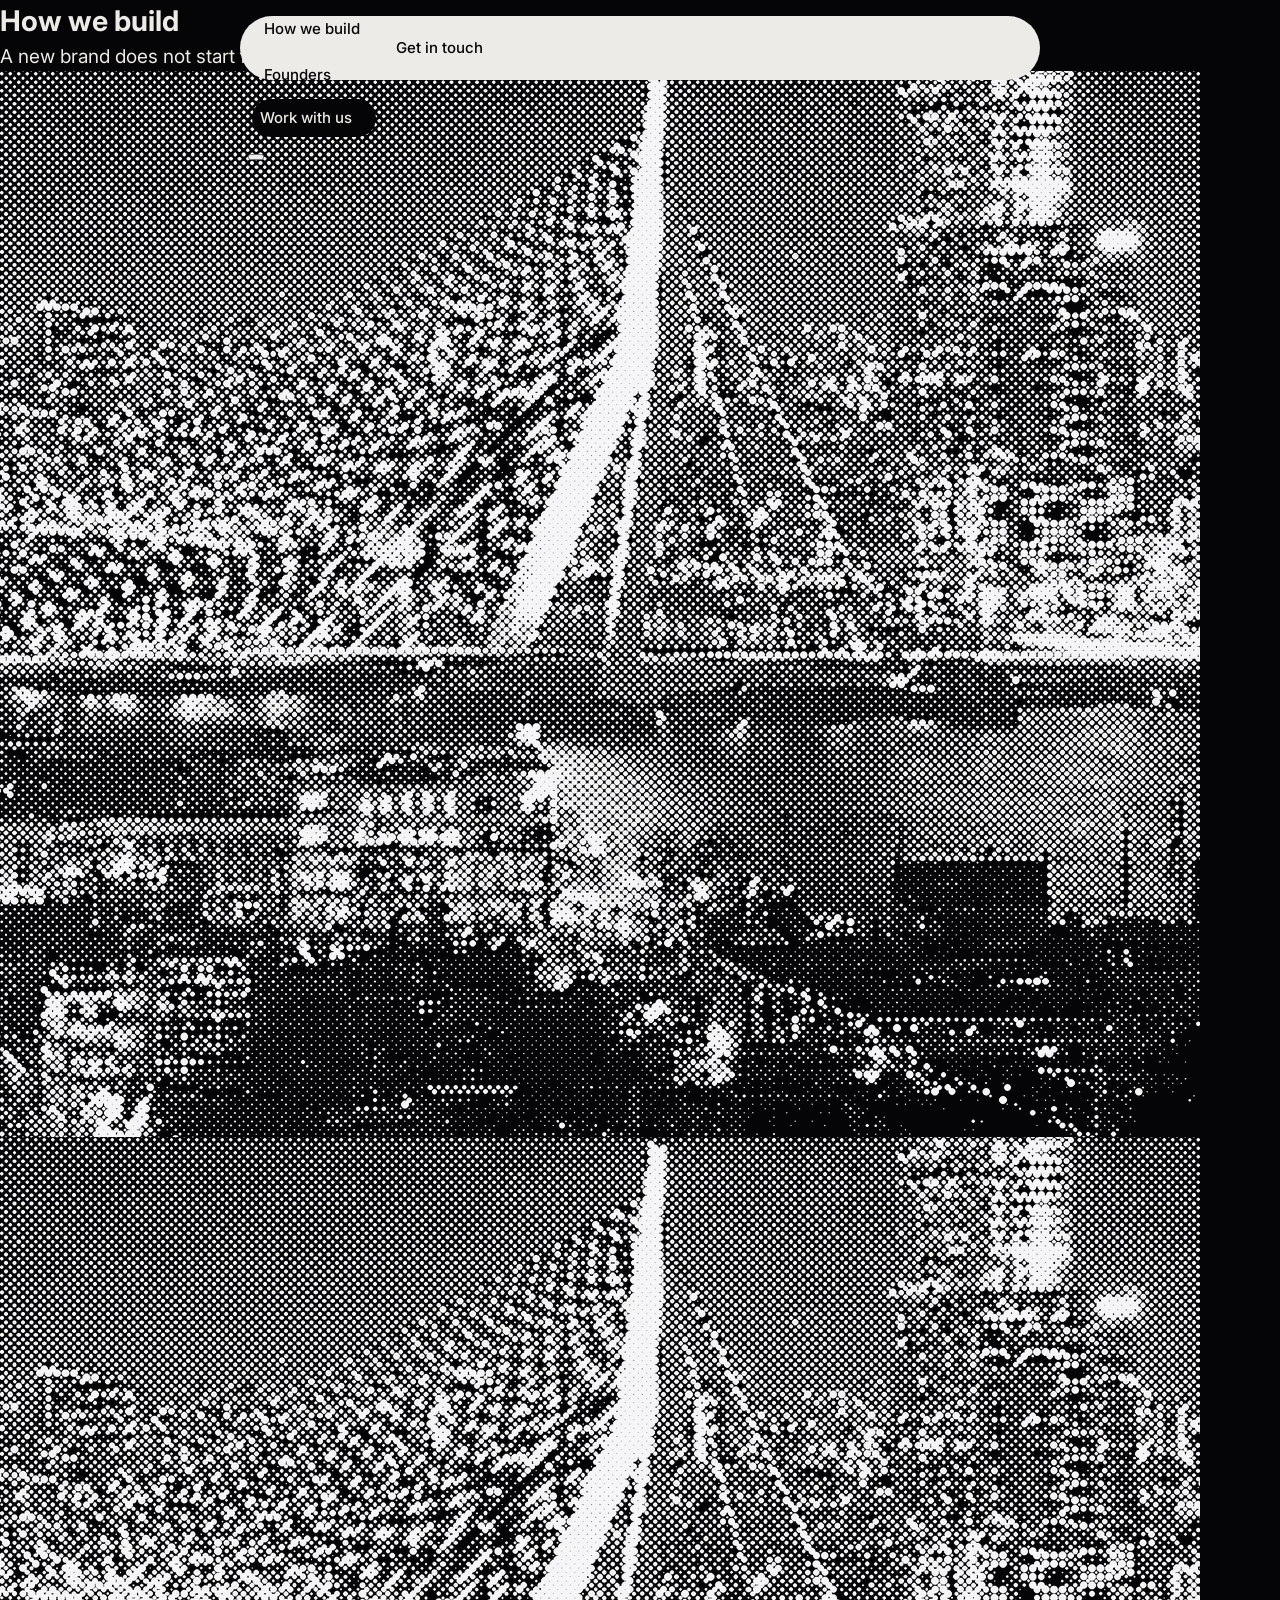
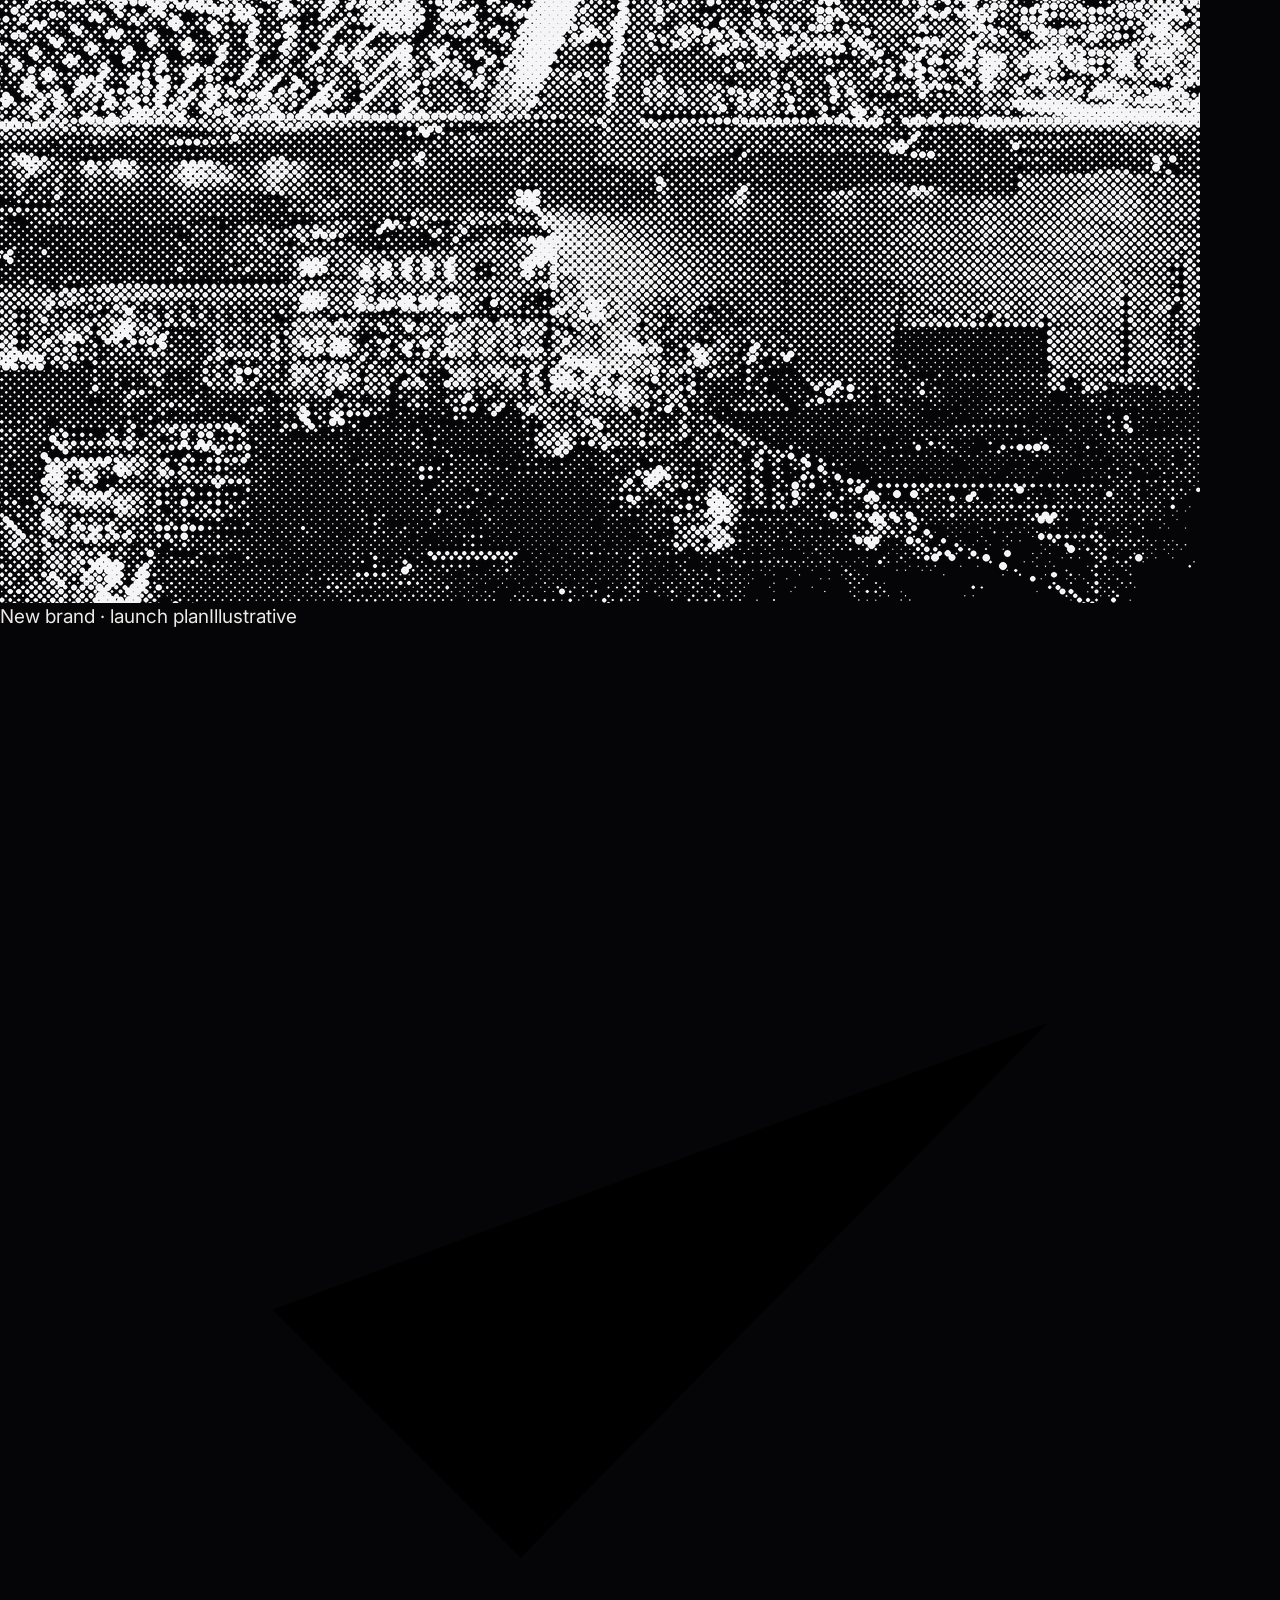
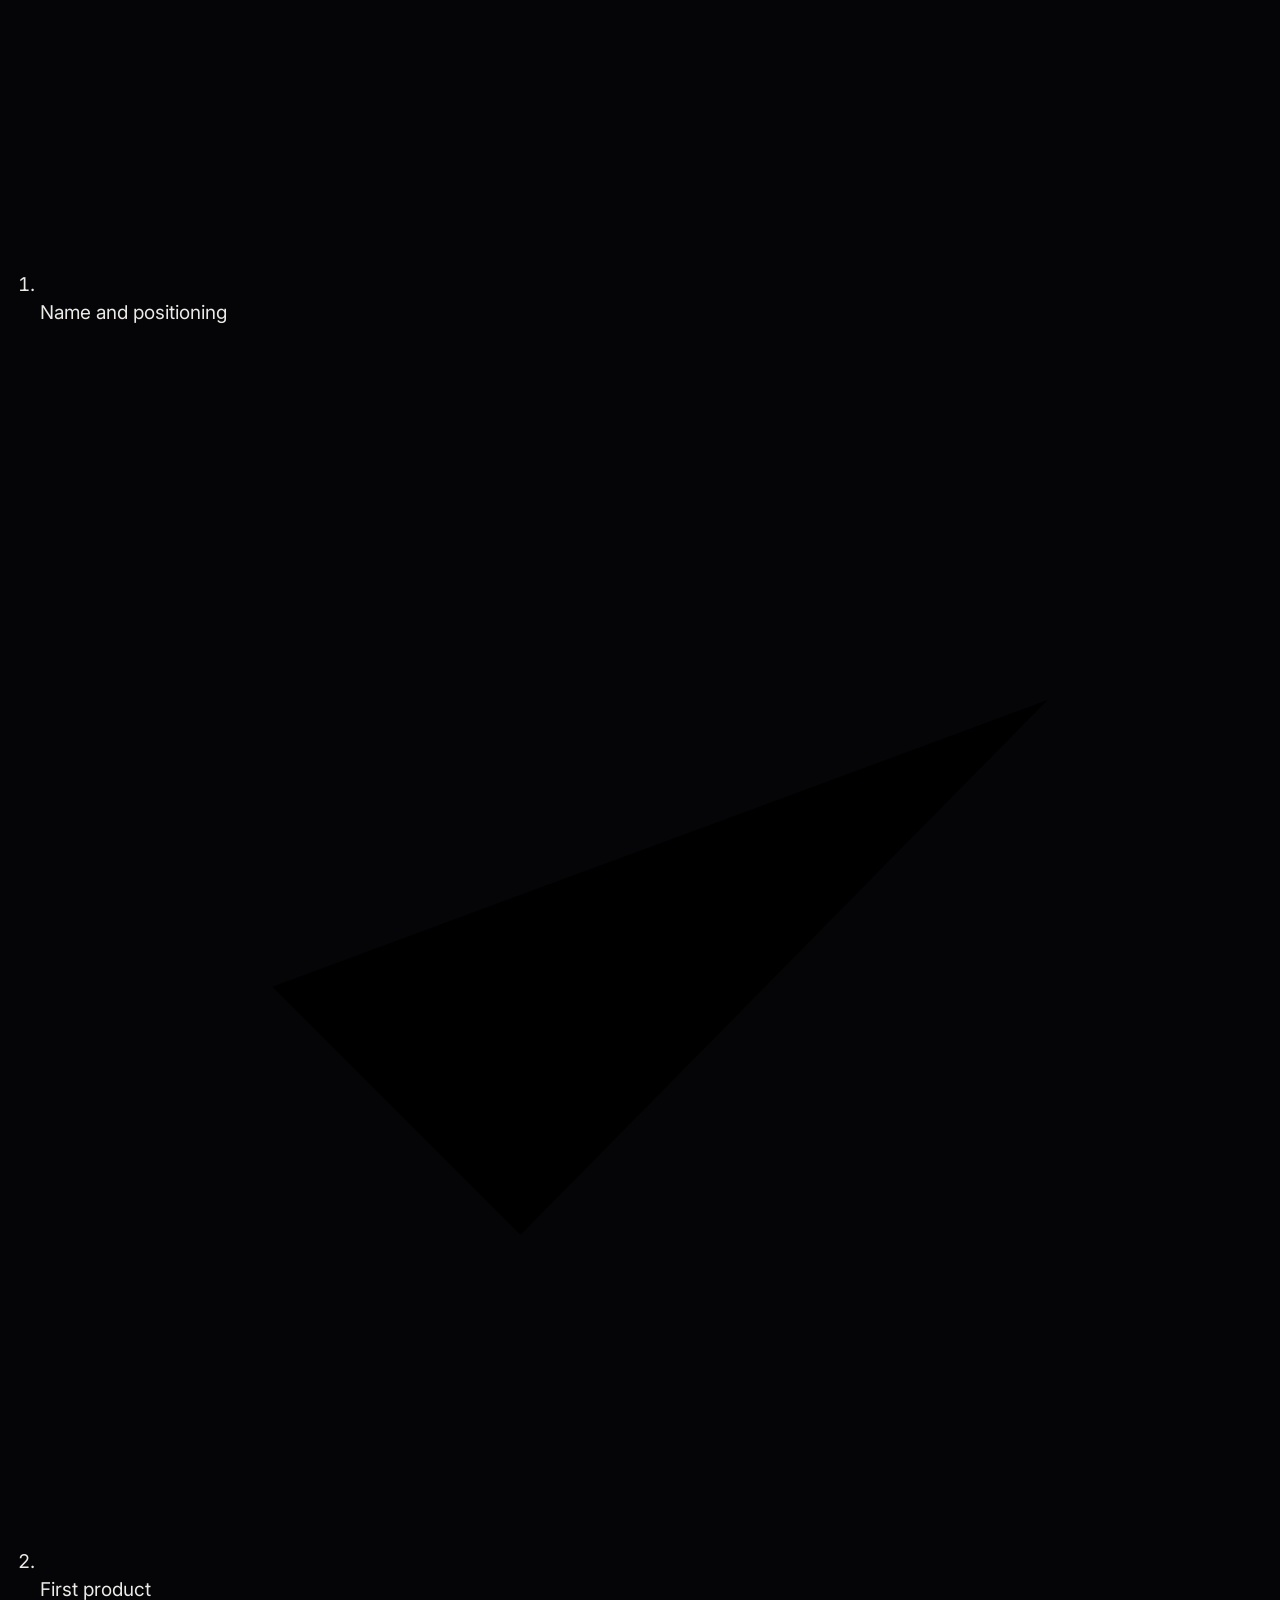
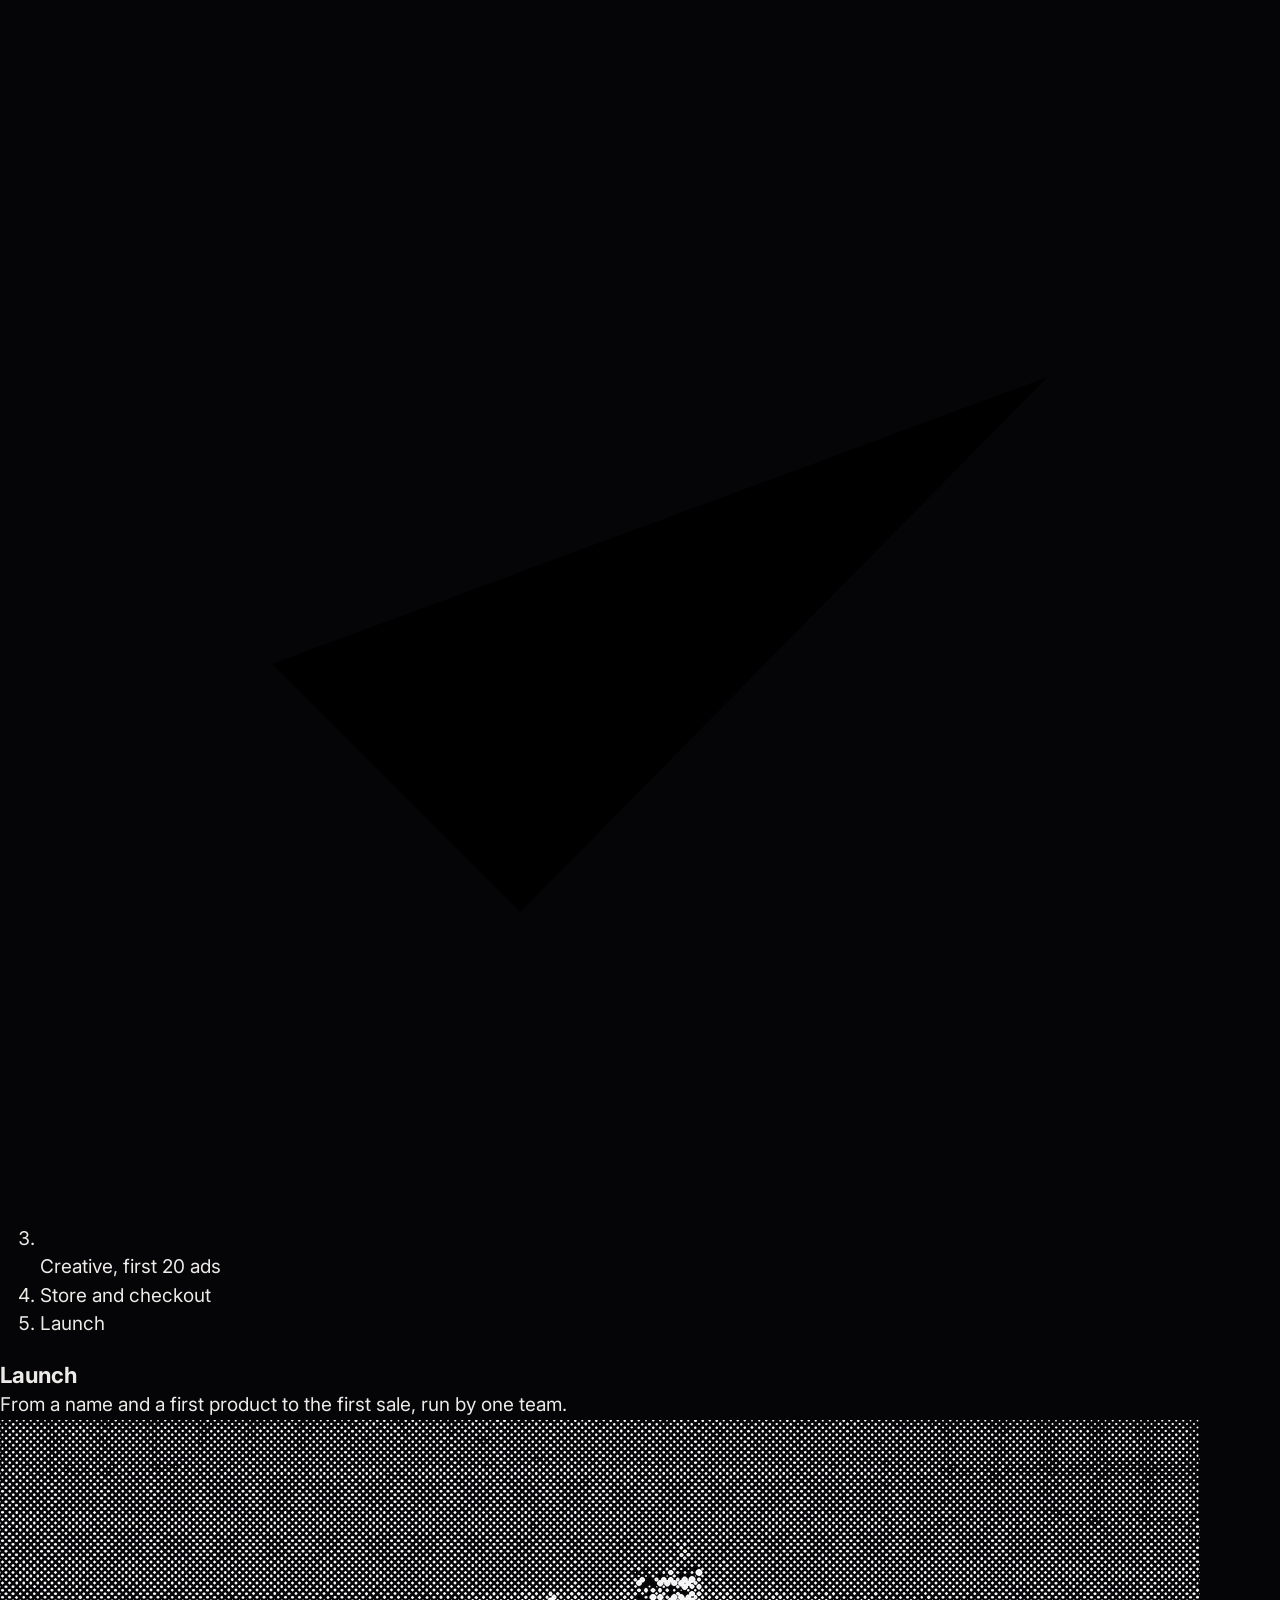
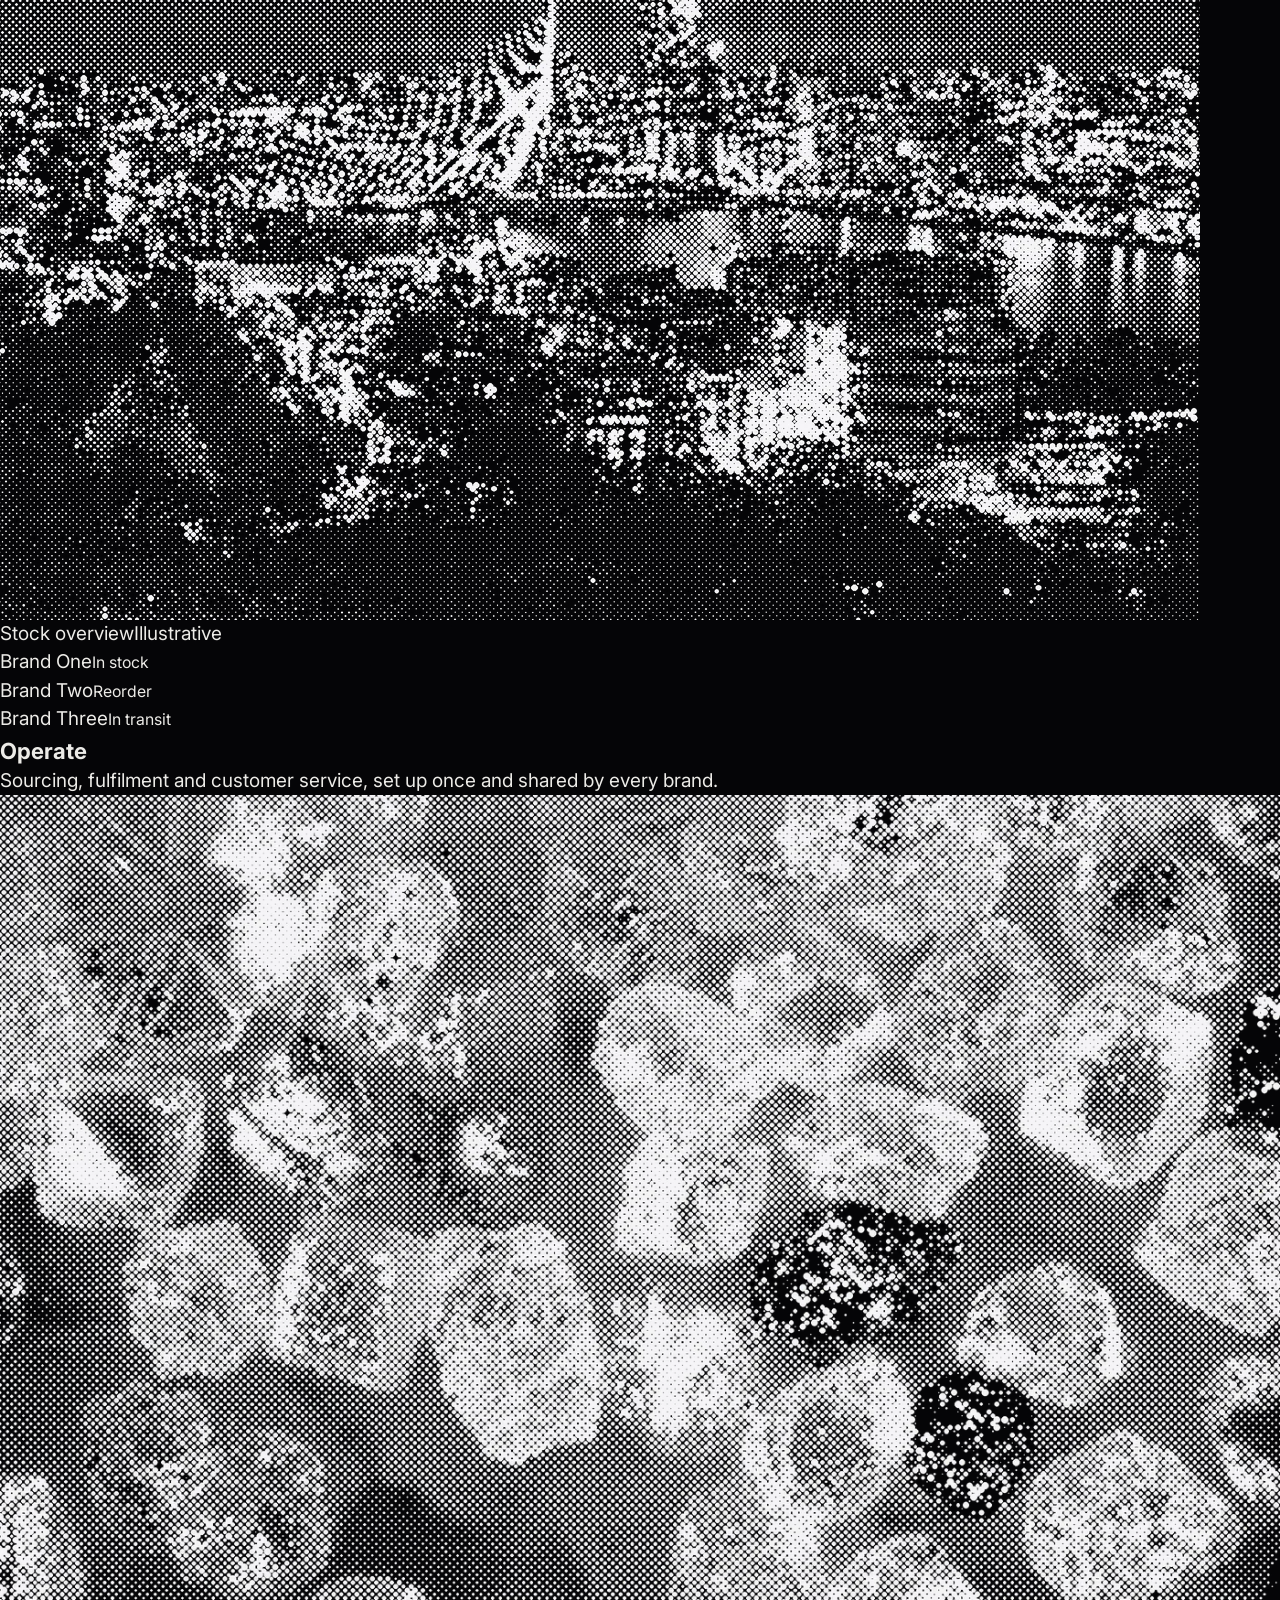
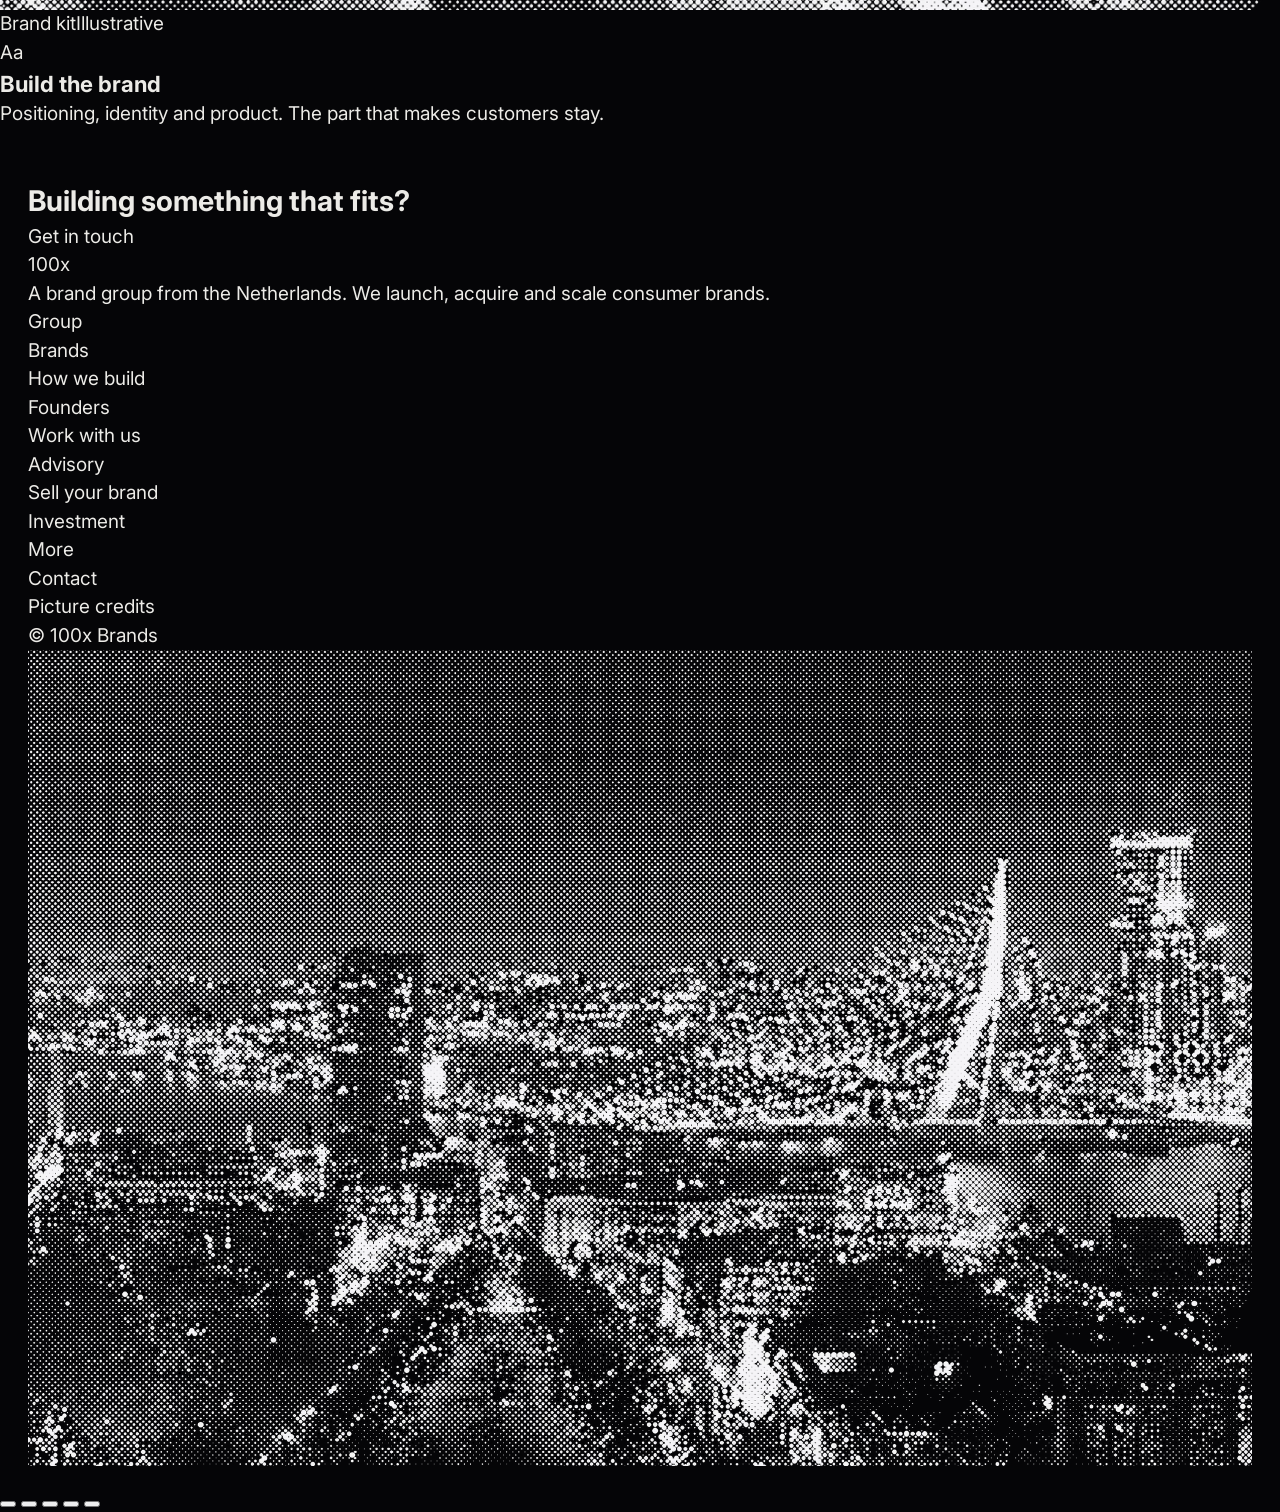
<file: how-we-build.html>
<!doctype html>
<html lang="en">
<head>
  <meta charset="utf-8">
  <meta name="viewport" content="width=device-width, initial-scale=1">
  <title>How we build | 100x Brands</title>
  <meta name="description" content="One engine behind every brand.">
  <link rel="preconnect" href="https://fonts.googleapis.com">
  <link rel="preconnect" href="https://fonts.gstatic.com" crossorigin>
  <link rel="stylesheet" href="https://fonts.googleapis.com/css2?family=Doto:wght@300..900&family=Inter:wght@400;500;600&display=swap">
  <link rel="stylesheet" href="css/style.css">
  <script>document.documentElement.classList.add('js');</script>
  <script type="speculationrules">{"prefetch":[{"where":{"href_matches":"/*"},"eagerness":"moderate"}]}</script>
  <script src="js/main.js" defer></script>
</head>
<body class="">
  <a class="skip-link" href="#content">Skip to content</a>
  <header class="site-header">
    <div class="container site-header__inner">
      <a class="logo dot" href="index.html">100x</a>
      <nav class="site-nav" id="main-menu" aria-label="Main menu">
        <ul>
          <li><a href="brands.html">Brands</a></li>
          <li><a href="how-we-build.html" aria-current="page">How we build</a></li>
          <li><a href="founders.html">Founders</a></li>
          <li><a href="work-with-us.html">Work with us</a></li>
        </ul>
        <a class="button button--klein" href="contact.html">Get in touch</a>
      </nav>
      <button class="nav-toggle" type="button" aria-expanded="false" aria-controls="main-menu" aria-label="Open menu"><span></span><span></span></button>
    </div>
  </header>

  <main id="content">
    <section class="pagekop pagekop--rood"><div class="container pagekop__grid"><div><h1 class="dot reveal">How we build</h1><p class="reveal">A new brand does not start from zero here. It starts with everything the last one learned.</p></div><img class="ht pagekop__foto reveal" src="images/brug.webp" width="1200" height="1066" alt="A bridge and towers lit up at night" loading="lazy" decoding="async"></div></section>
    <section class="section"><div class="container"><div class="tegels"><article class="tegel reveal"><div class="tegel__beeld"><img class="ht tegel__foto" src="images/brug.webp" width="1200" height="1066" alt="A bridge and towers lit up at night" loading="lazy" decoding="async"><div class="tegel__ui"><div class="ui" data-ui aria-hidden="true"><div class="ui__bar"><span>New brand · launch plan</span><span class="ui__tag">Illustrative</span></div><ol class="checks"><li class="is-done"><i><svg viewBox="0 0 16 16" aria-hidden="true" focusable="false"><path d="M3 8.5l3.2 3.2L13 4.8"/></svg></i>Name and positioning</li><li class="is-done"><i><svg viewBox="0 0 16 16" aria-hidden="true" focusable="false"><path d="M3 8.5l3.2 3.2L13 4.8"/></svg></i>First product</li><li class="is-done"><i><svg viewBox="0 0 16 16" aria-hidden="true" focusable="false"><path d="M3 8.5l3.2 3.2L13 4.8"/></svg></i>Creative, first 20 ads</li><li class=""><i></i>Store and checkout</li><li class=""><i></i>Launch</li></ol></div></div></div><h3>Launch</h3><p>From a name and a first product to the first sale, run by one team.</p></article><article class="tegel reveal"><div class="tegel__beeld"><img class="ht tegel__foto" src="images/stad.webp" width="1200" height="800" alt="A city at night from above" loading="lazy" decoding="async"><div class="tegel__ui"><div class="ui" data-ui aria-hidden="true"><div class="ui__bar"><span>Stock overview</span><span class="ui__tag">Illustrative</span></div><div class="rows"><div class="row"><span>Brand One</span><small>In stock</small><span class="meter"><i class="meter__fill meter__fill--78"></i></span></div><div class="row"><span>Brand Two</span><small>Reorder</small><span class="meter"><i class="meter__fill meter__fill--34"></i></span></div><div class="row"><span>Brand Three</span><small>In transit</small><span class="meter"><i class="meter__fill meter__fill--61"></i></span></div></div></div></div></div><h3>Operate</h3><p>Sourcing, fulfilment and customer service, set up once and shared by every brand.</p></article><article class="tegel reveal"><div class="tegel__beeld"><img class="ht tegel__foto" src="images/diamanten.webp" width="1400" height="891" alt="Rough diamonds, close up" loading="lazy" decoding="async"><div class="tegel__ui"><div class="ui" data-ui aria-hidden="true"><div class="ui__bar"><span>Brand kit</span><span class="ui__tag">Illustrative</span></div><div class="kit"><span class="kit__aa">Aa</span><span class="sw sw--1"></span><span class="sw sw--2"></span><span class="sw sw--3"></span></div></div></div></div><h3>Build the brand</h3><p>Positioning, identity and product. The part that makes customers stay.</p></article></div></div></section>
  </main>

  <footer class="site-footer">
    <div class="container">
      <div class="site-footer__close"><h2 class="dot">Building something that fits?</h2><a class="button" href="contact.html">Get in touch</a></div>
      <div class="site-footer__grid">
        <div class="site-footer__merk"><span class="logo-tekst dot">100x</span><p>A brand group from the Netherlands. We launch, acquire and scale consumer brands.</p></div>
        <div><p class="site-footer__titel">Group</p><ul><li><a href="brands.html">Brands</a></li><li><a href="how-we-build.html">How we build</a></li><li><a href="founders.html">Founders</a></li></ul></div>
        <div><p class="site-footer__titel">Work with us</p><ul><li><a href="work-with-us.html#advisory">Advisory</a></li><li><a href="work-with-us.html#sell">Sell your brand</a></li><li><a href="work-with-us.html#invest">Investment</a></li></ul></div>
        <div><p class="site-footer__titel">More</p><ul><li><a href="contact.html">Contact</a></li><li><a href="credits.html">Picture credits</a></li></ul></div>
      </div>
      <p class="site-footer__copy">&copy; <span data-year></span> 100x Brands</p>
    </div>
    <div class="site-footer__beeld" aria-hidden="true"><img class="ht site-footer__foto" src="images/skyline.webp" width="2000" height="1333" alt="" loading="lazy" decoding="async"></div>
  </footer>
  <!-- Kleurkiezer om te vergelijken. TODO: weghalen voor livegang. -->
  <div class="kleuren" role="group" aria-label="Try a colour">
    <button type="button" class="kleuren__knop kleuren__knop--blauw" data-kleur="blauw" aria-label="Blue"></button>
    <button type="button" class="kleuren__knop kleuren__knop--nacht" data-kleur="nacht" aria-label="Night blue"></button>
    <button type="button" class="kleuren__knop kleuren__knop--zwart" data-kleur="zwart" aria-label="Black"></button>
    <button type="button" class="kleuren__knop kleuren__knop--groen" data-kleur="groen" aria-label="Green"></button>
    <button type="button" class="kleuren__knop kleuren__knop--oranje" data-kleur="oranje" aria-label="Orange"></button>
  </div>
</body>
</html>
</file>
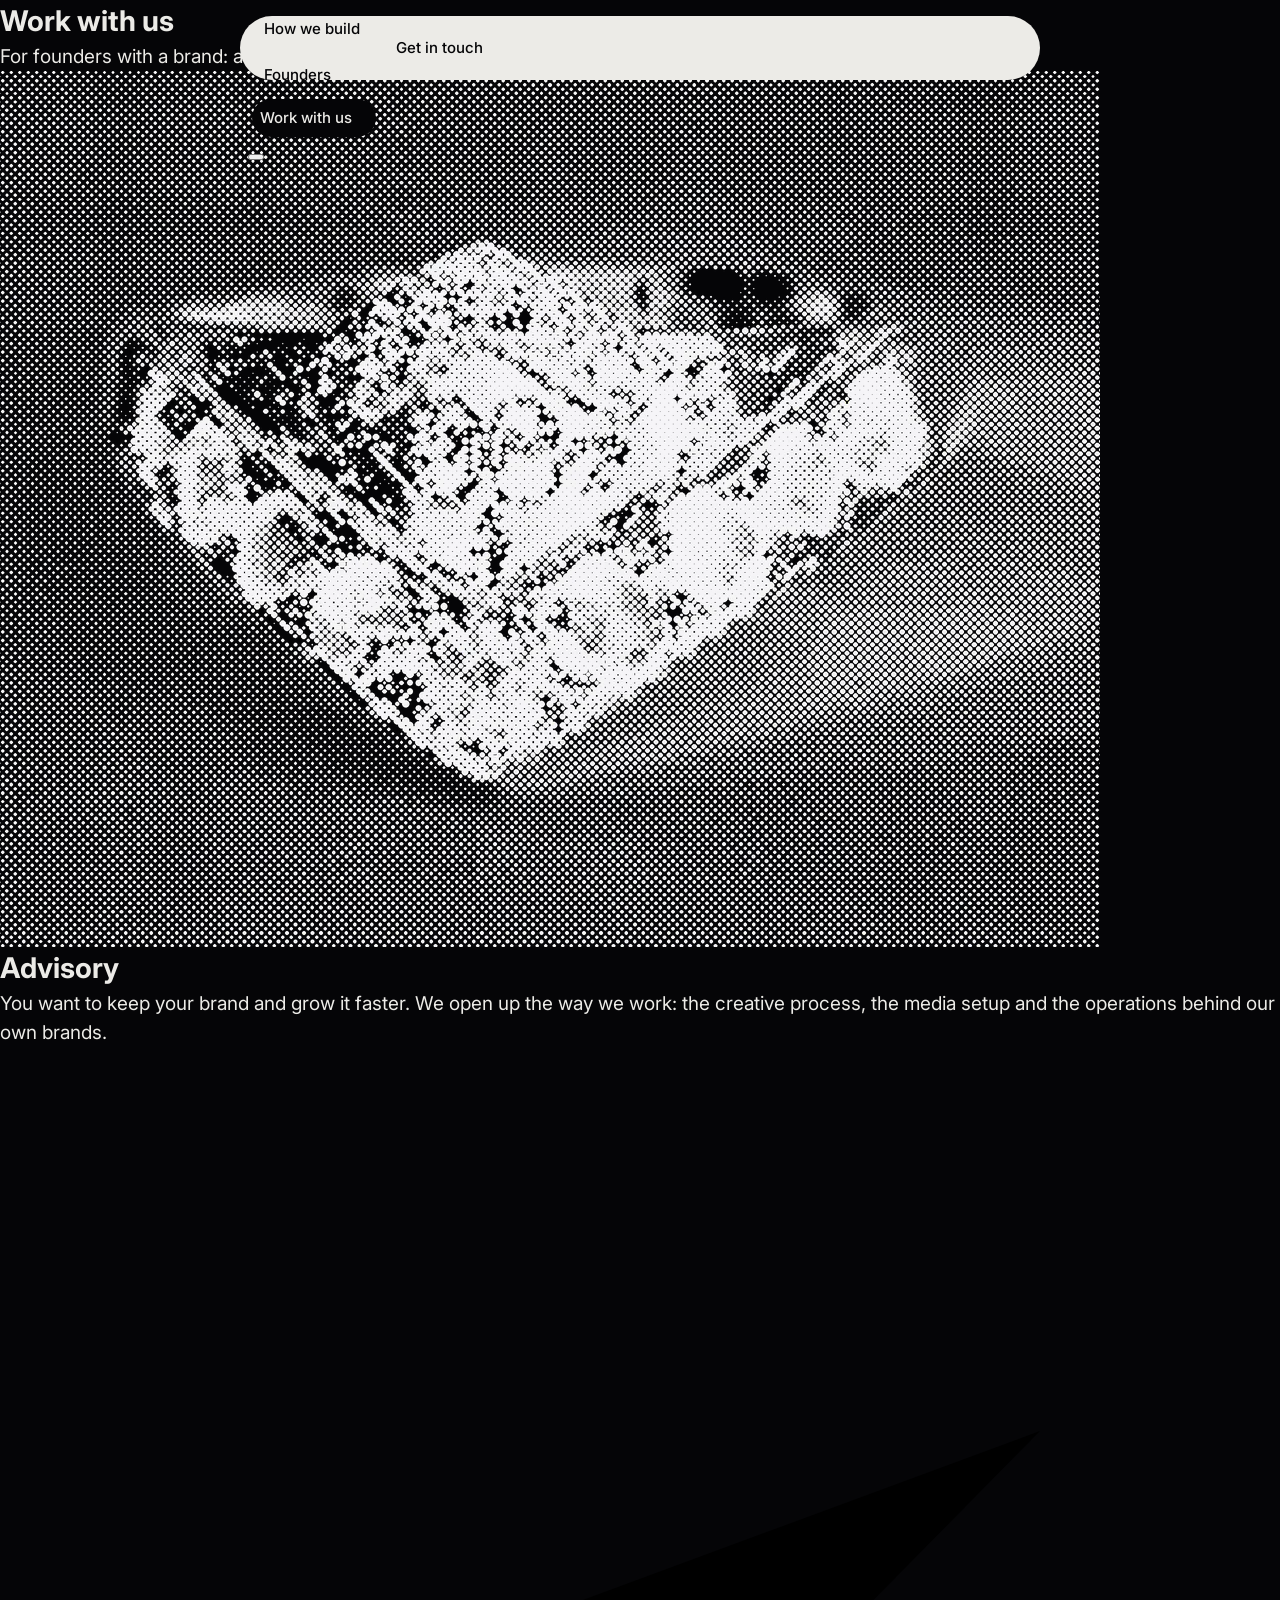
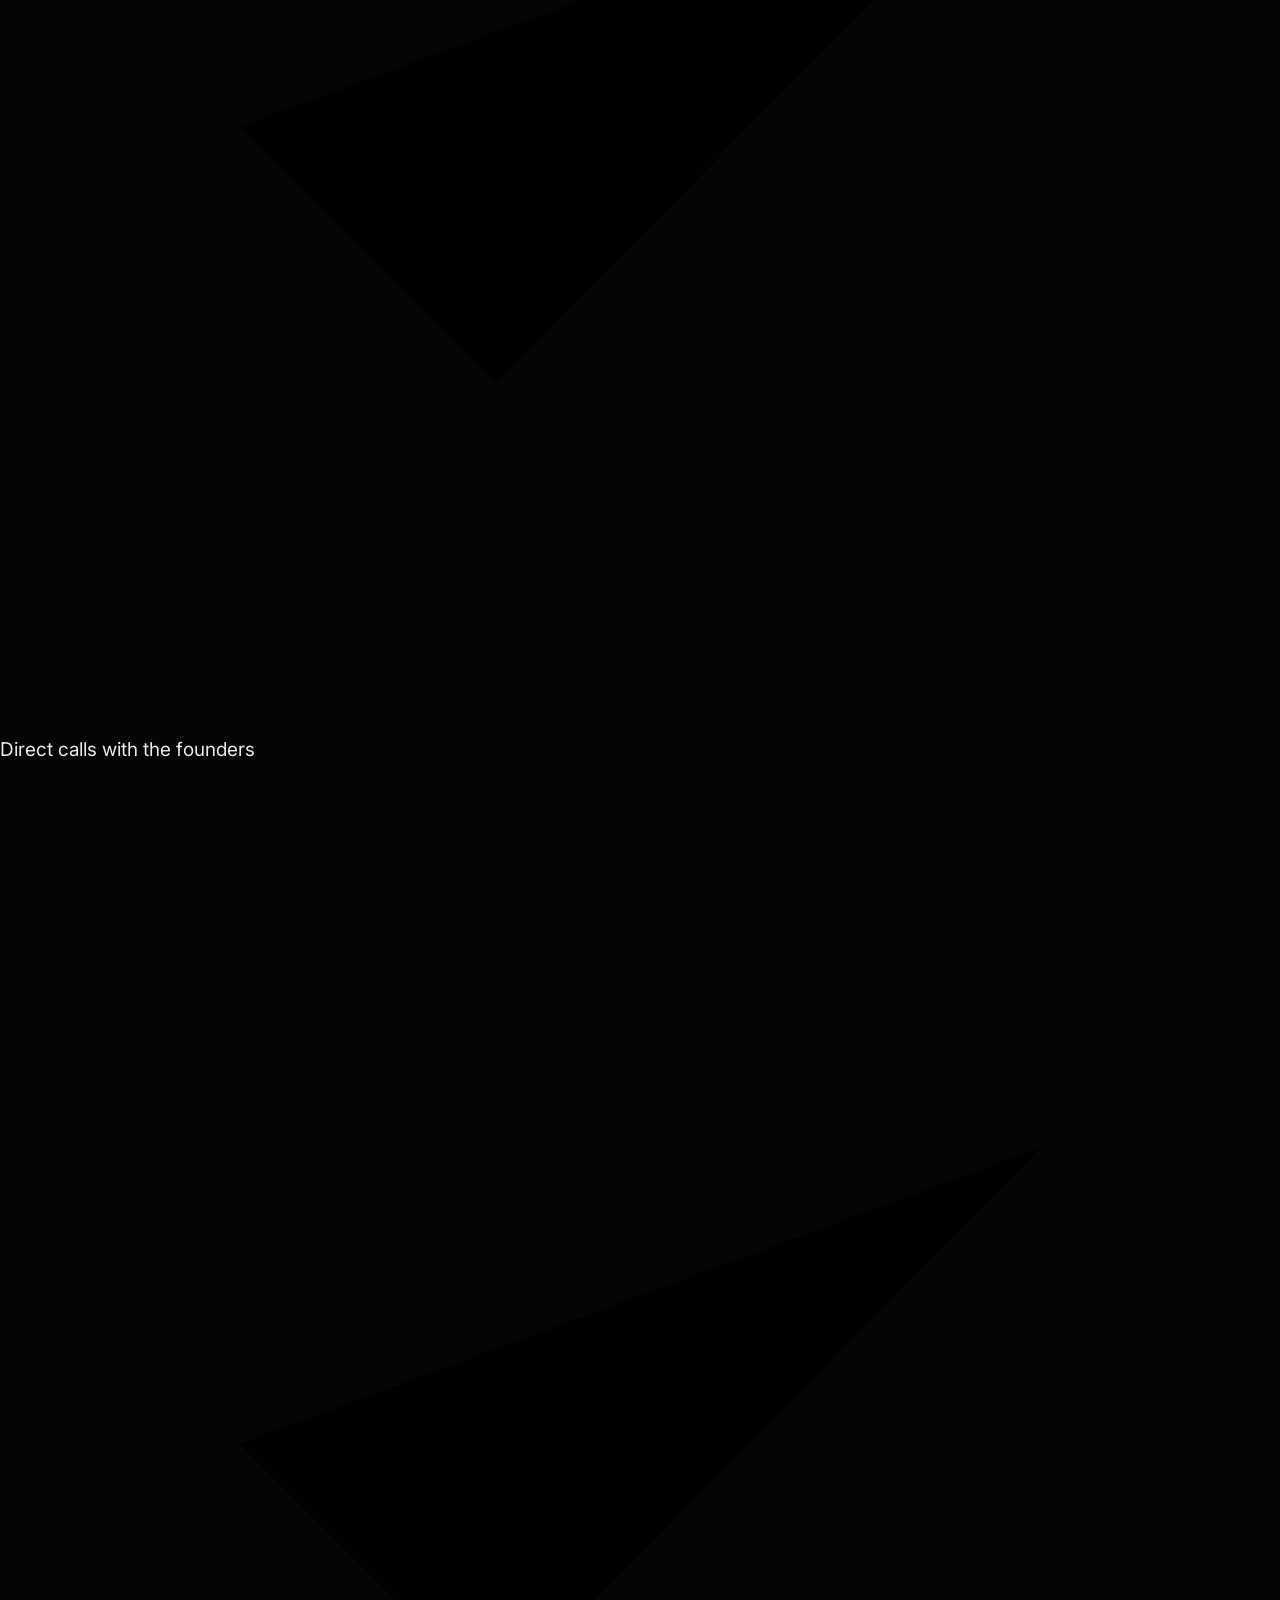
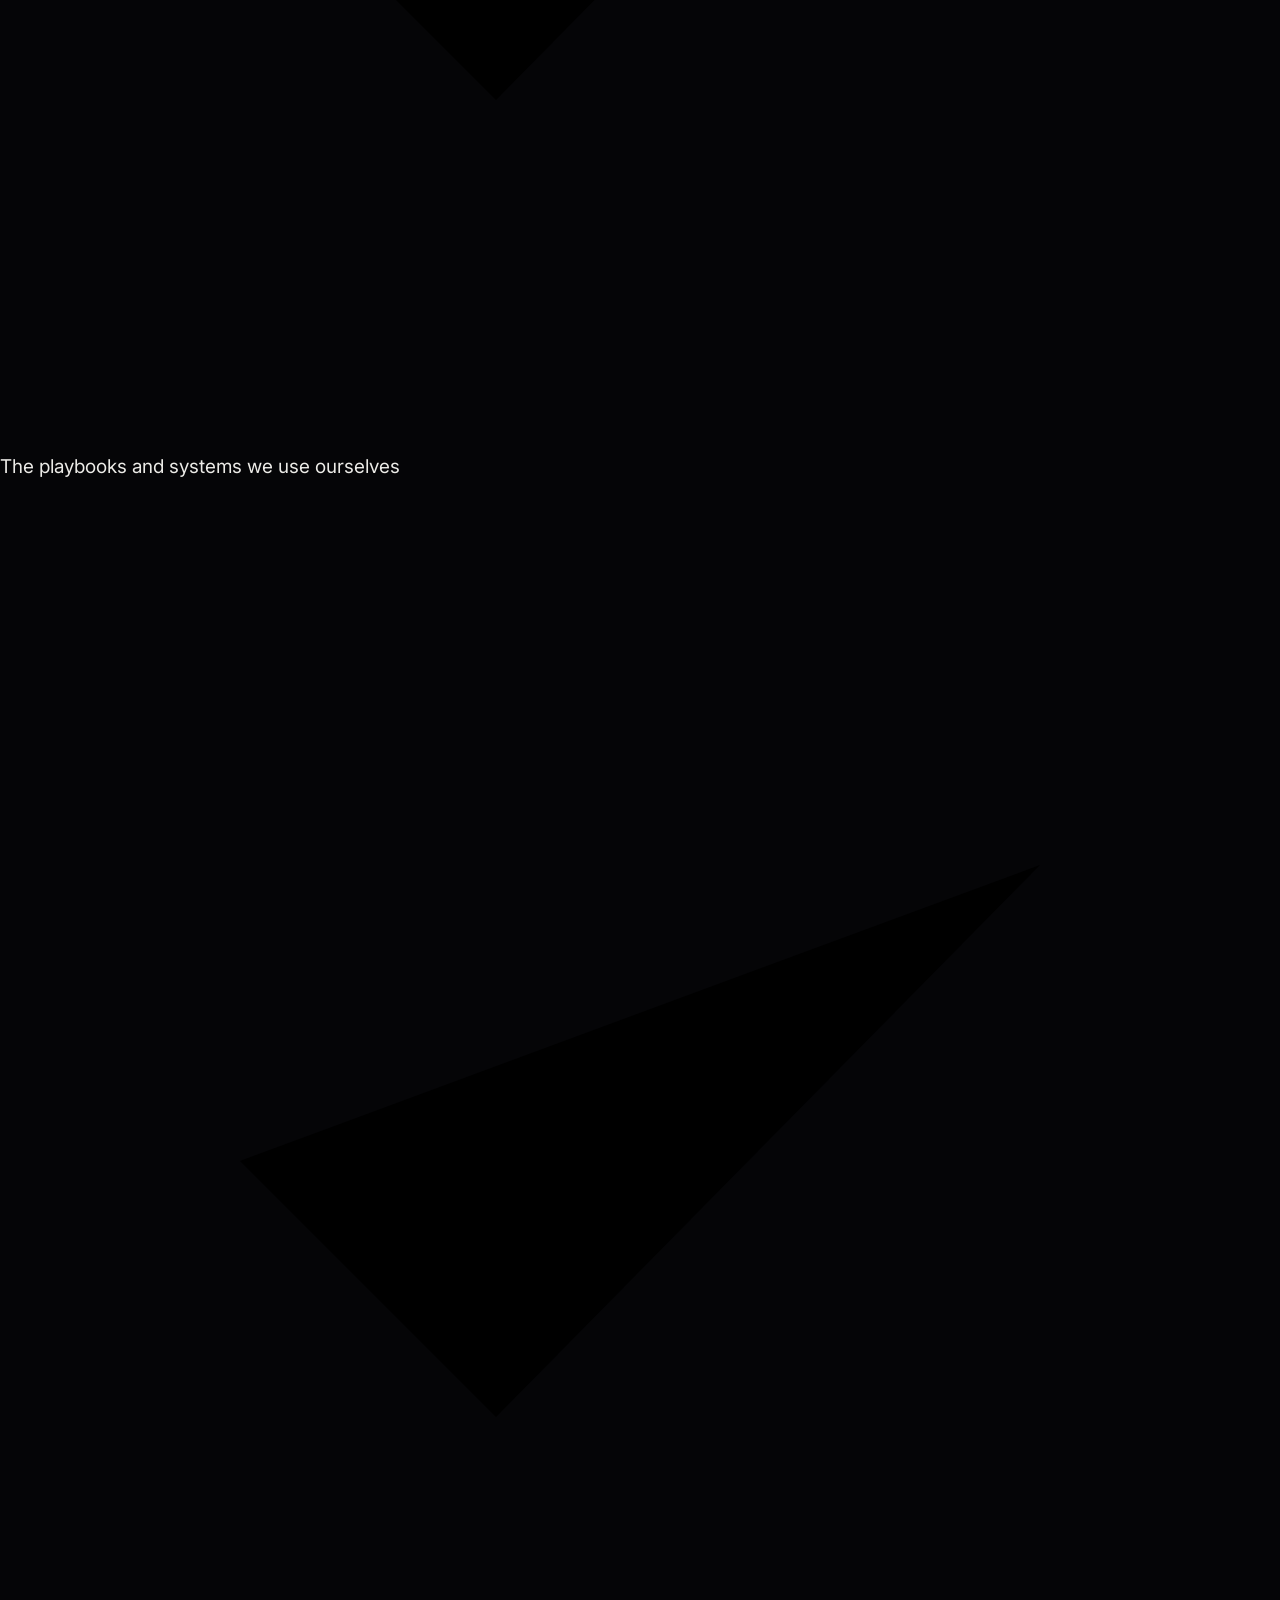
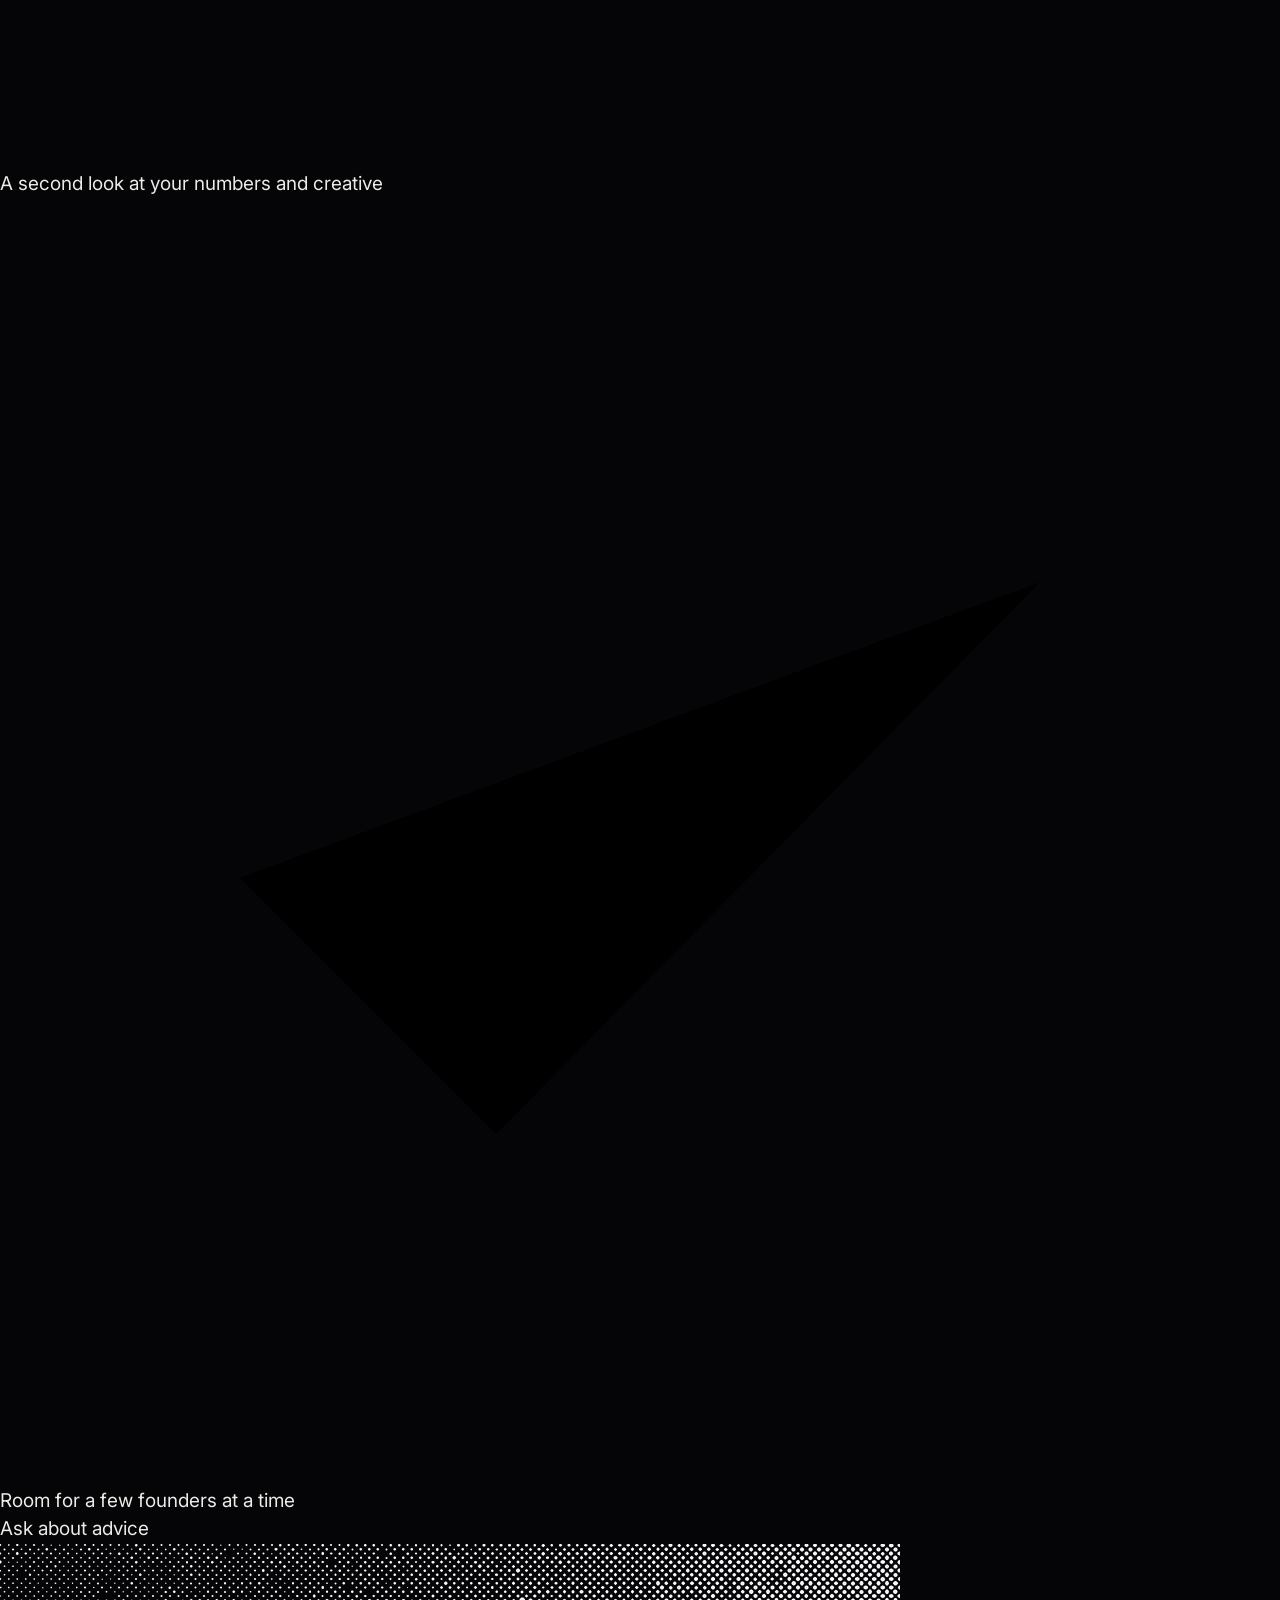
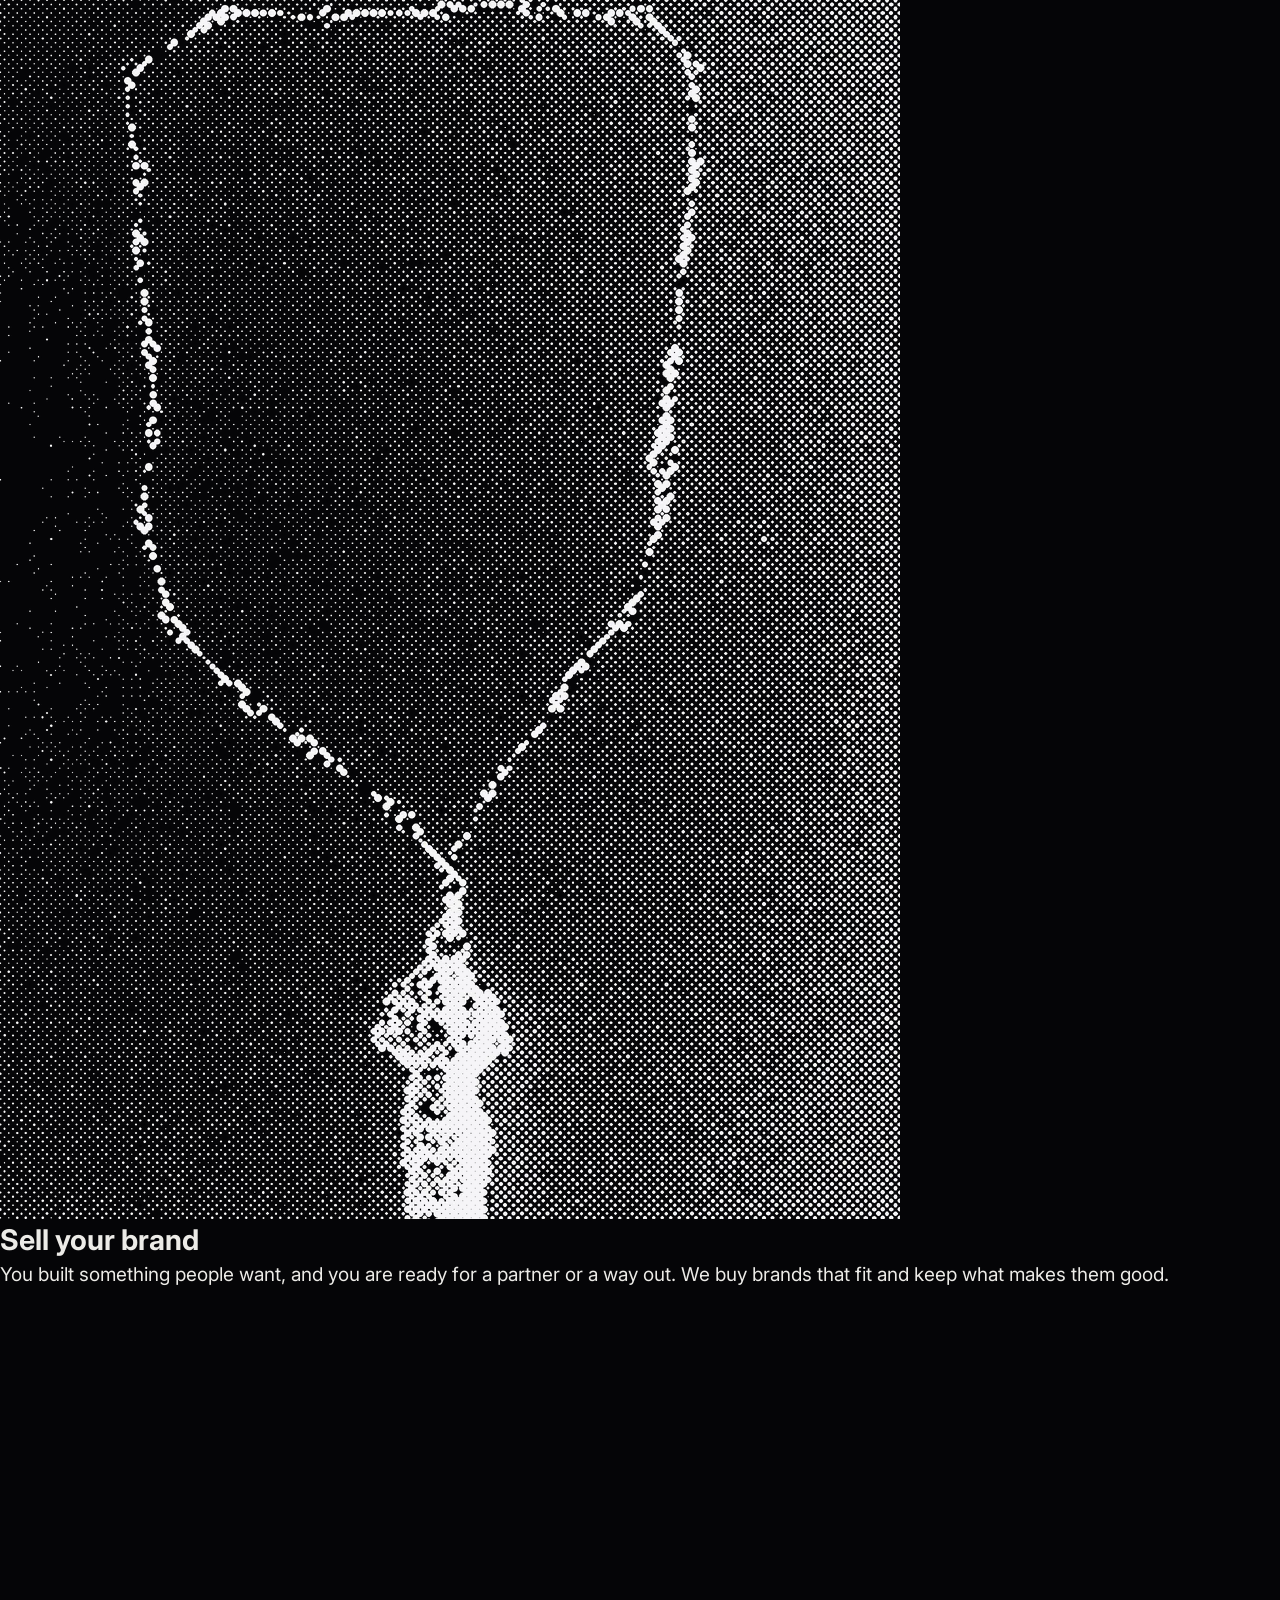
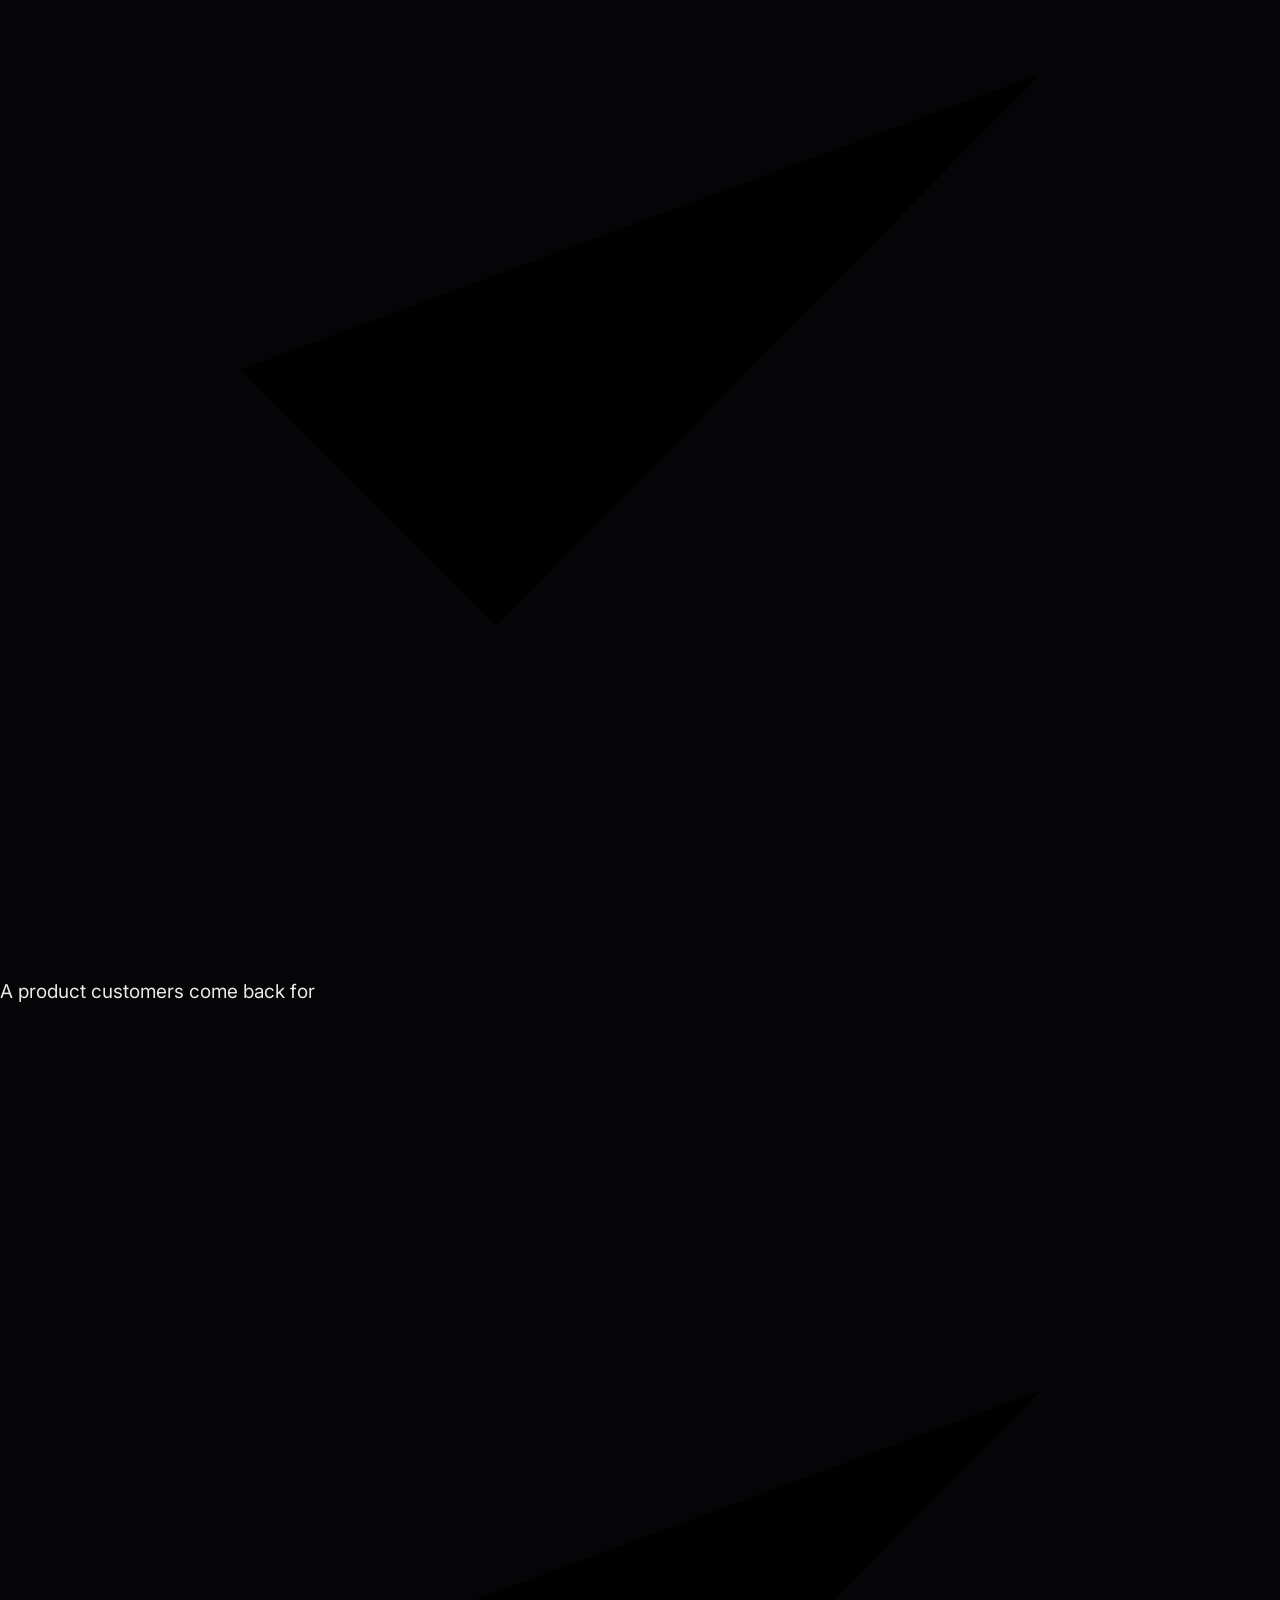
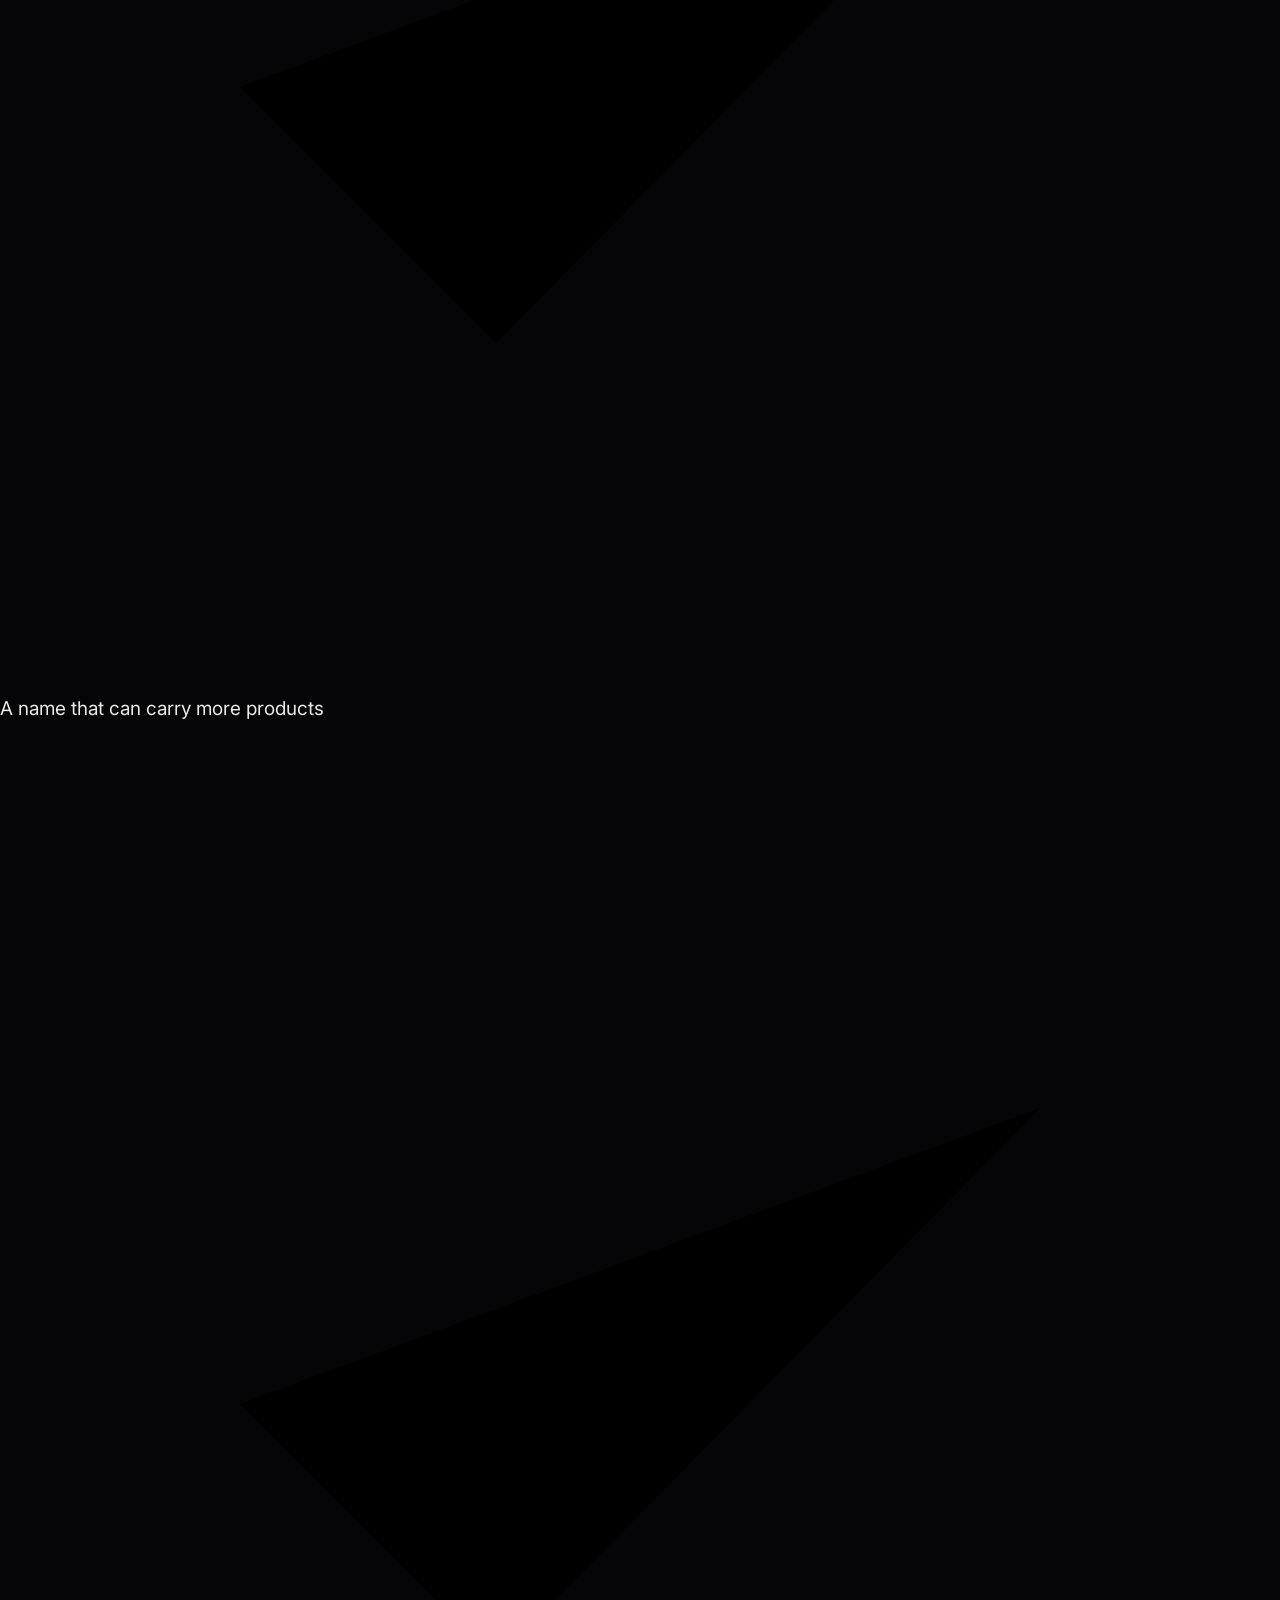
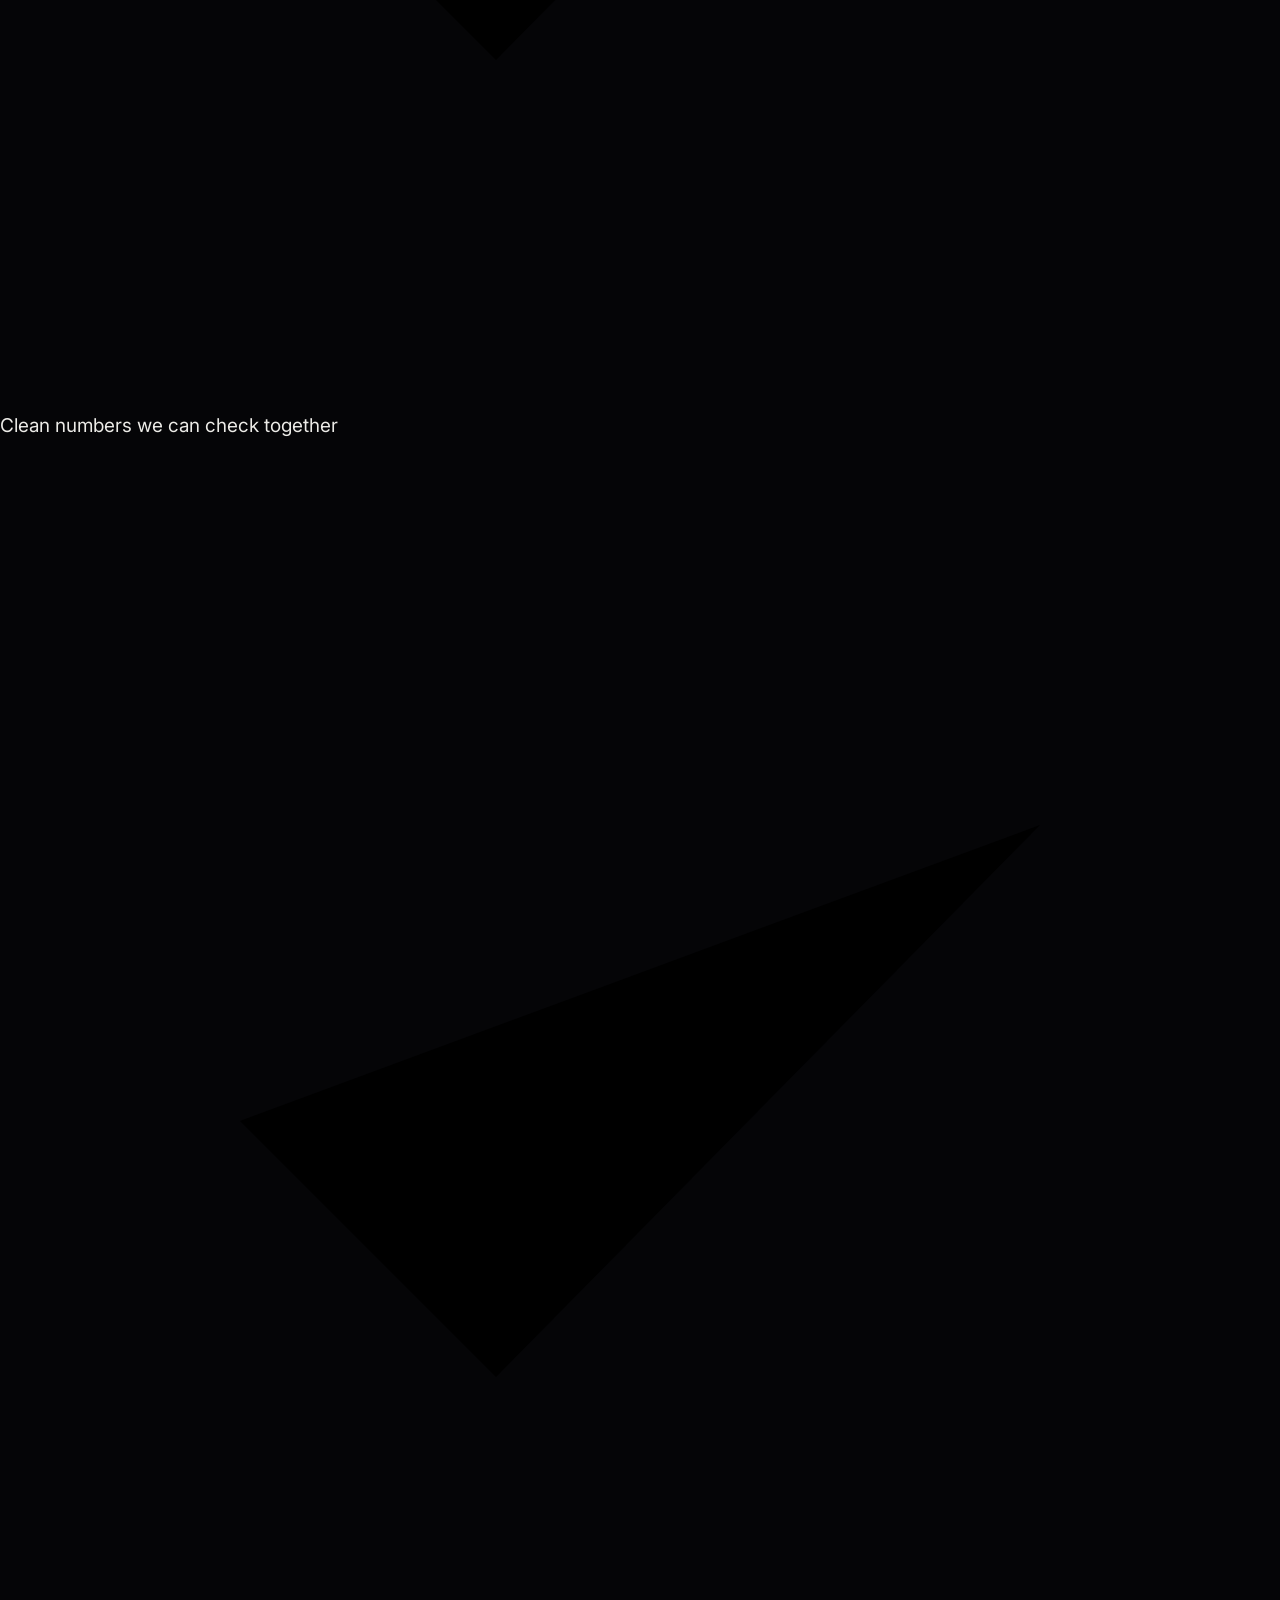
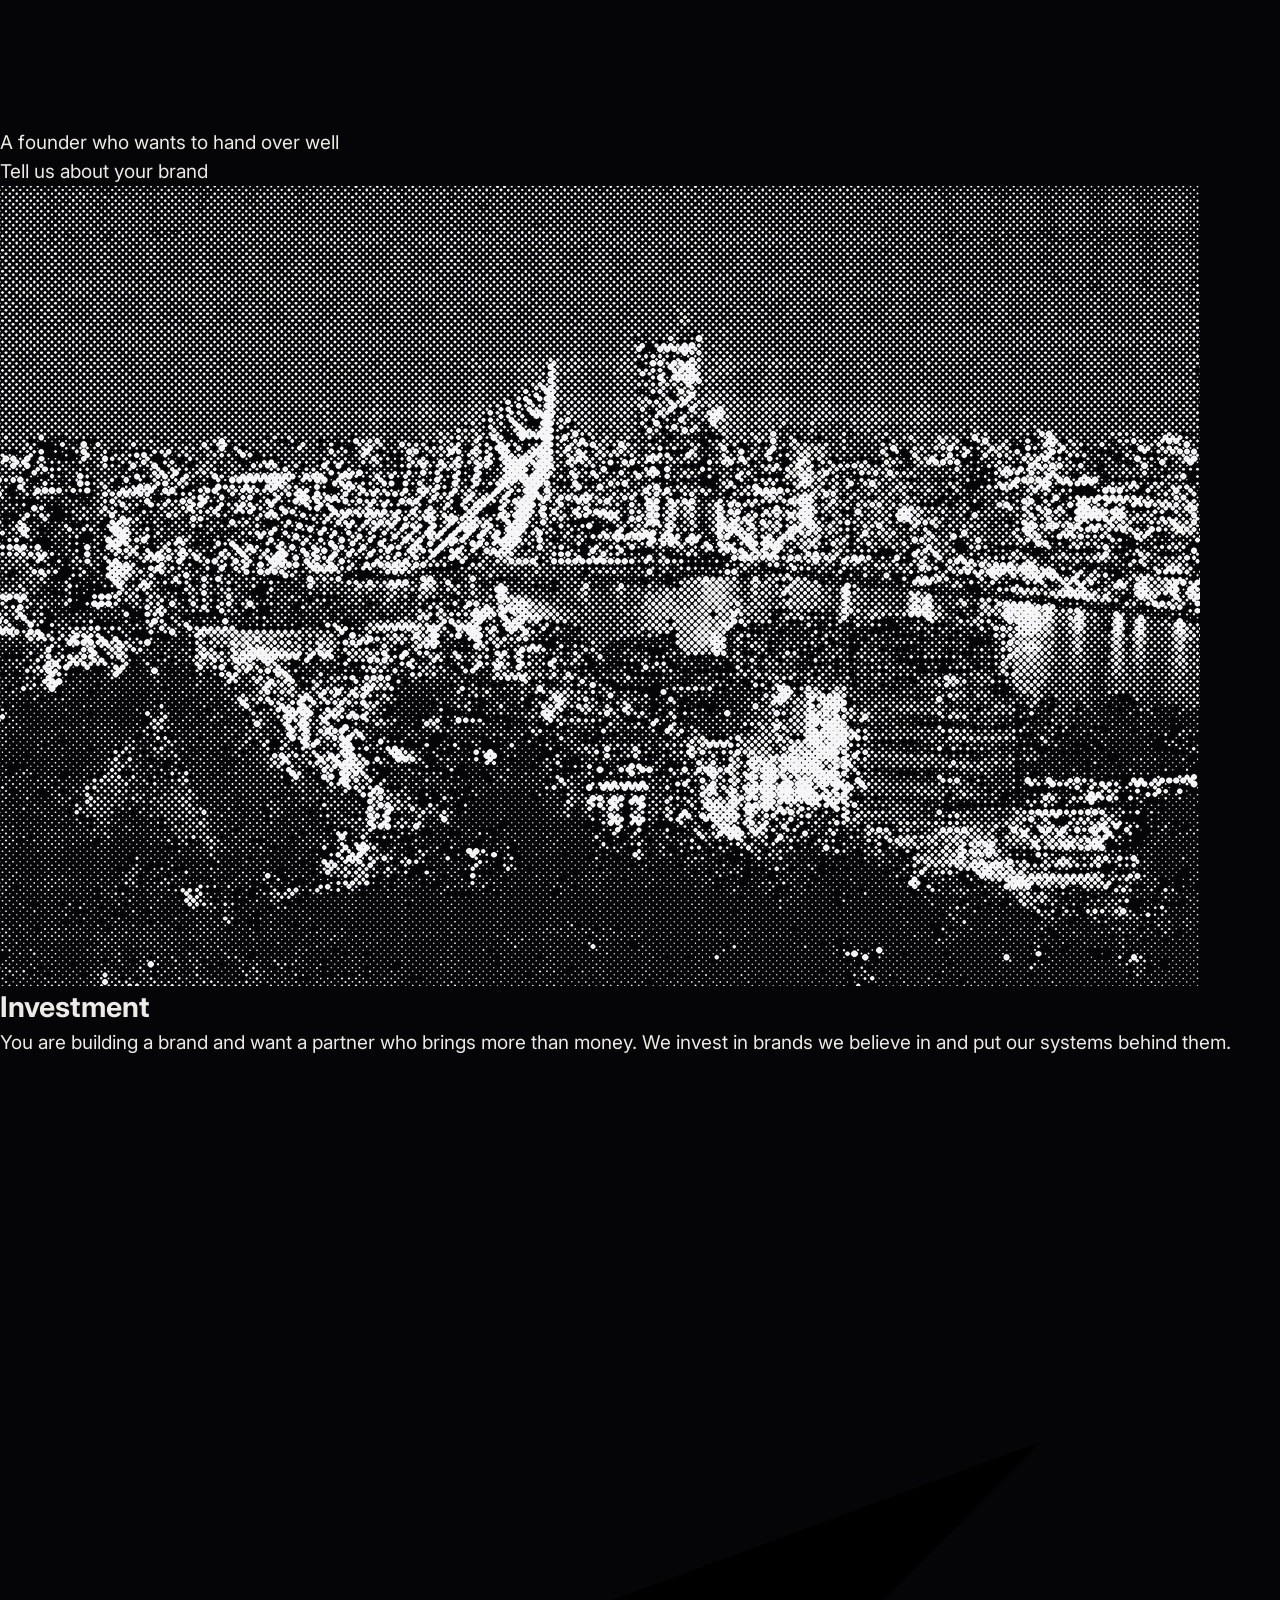
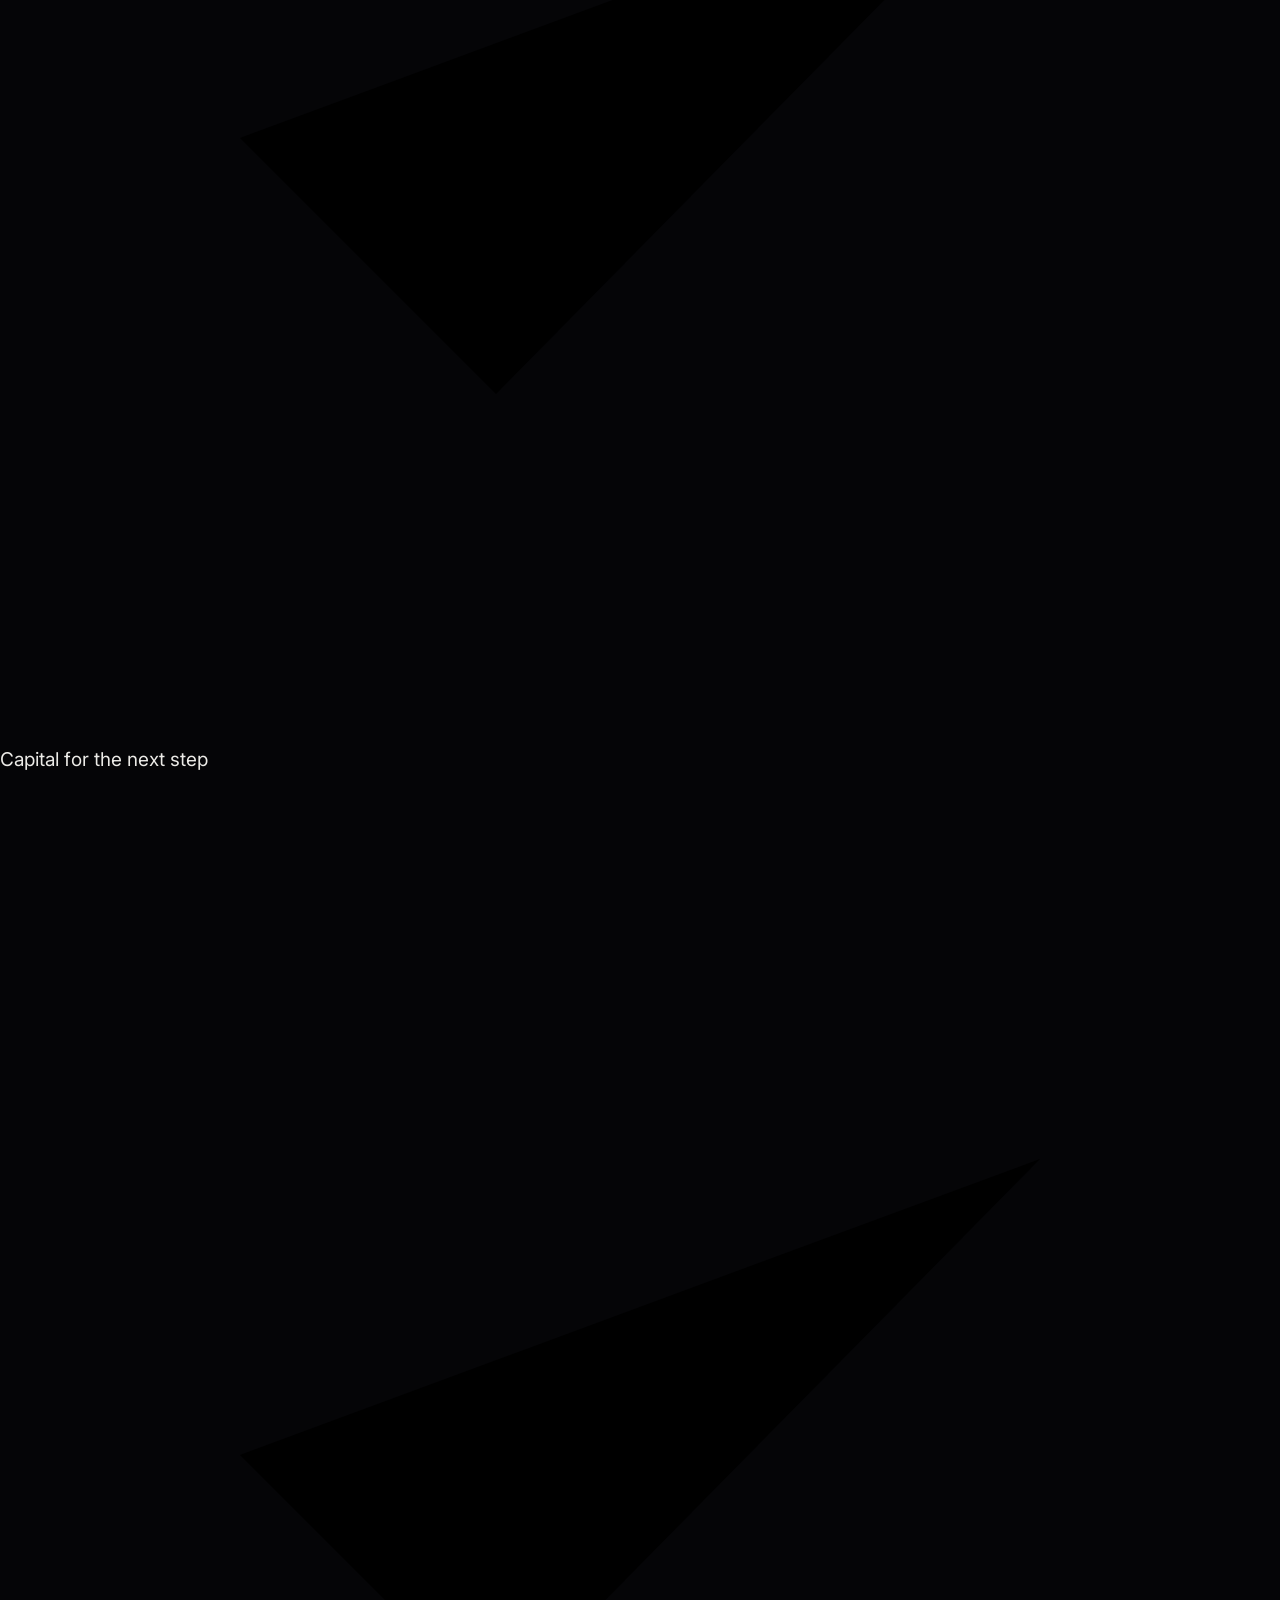
<file: work-with-us.html>
<!doctype html>
<html lang="en">
<head>
  <meta charset="utf-8">
  <meta name="viewport" content="width=device-width, initial-scale=1">
  <title>Work with us | 100x Brands</title>
  <meta name="description" content="Advisory, selling your brand, or an investment.">
  <link rel="preconnect" href="https://fonts.googleapis.com">
  <link rel="preconnect" href="https://fonts.gstatic.com" crossorigin>
  <link rel="stylesheet" href="https://fonts.googleapis.com/css2?family=Doto:wght@300..900&family=Inter:wght@400;500;600&display=swap">
  <link rel="stylesheet" href="css/style.css">
  <script>document.documentElement.classList.add('js');</script>
  <script type="speculationrules">{"prefetch":[{"where":{"href_matches":"/*"},"eagerness":"moderate"}]}</script>
  <script src="js/main.js" defer></script>
</head>
<body class="">
  <a class="skip-link" href="#content">Skip to content</a>
  <header class="site-header">
    <div class="container site-header__inner">
      <a class="logo dot" href="index.html">100x</a>
      <nav class="site-nav" id="main-menu" aria-label="Main menu">
        <ul>
          <li><a href="brands.html">Brands</a></li>
          <li><a href="how-we-build.html">How we build</a></li>
          <li><a href="founders.html">Founders</a></li>
          <li><a href="work-with-us.html" aria-current="page">Work with us</a></li>
        </ul>
        <a class="button button--klein" href="contact.html">Get in touch</a>
      </nav>
      <button class="nav-toggle" type="button" aria-expanded="false" aria-controls="main-menu" aria-label="Open menu"><span></span><span></span></button>
    </div>
  </header>

  <main id="content">
    <section class="pagekop pagekop--rood"><div class="container pagekop__grid"><div><h1 class="dot reveal">Work with us</h1><p class="reveal">For founders with a brand: advice, a sale, or an investment.</p></div></div></section>
    <!-- TODO: e-mailadres invullen (mailto:[email]) en de voorwaarden samen bevestigen -->
    <section class="section weg-groot" id="advisory">
      <div class="container weg-groot__grid">
        <div class="weg-groot__beeld reveal"><img class="ht" src="images/ring.webp" width="1100" height="876" alt="A ring set with diamonds" loading="lazy" decoding="async"></div>
        <div class="reveal"><h2 class="dot">Advisory</h2><p>You want to keep your brand and grow it faster. We open up the way we work: the creative process, the media setup and the operations behind our own brands.</p><ul class="ticks"><li><svg viewBox="0 0 16 16" aria-hidden="true" focusable="false"><path d="M3 8.5l3.2 3.2L13 4.8"/></svg><span>Direct calls with the founders</span></li><li><svg viewBox="0 0 16 16" aria-hidden="true" focusable="false"><path d="M3 8.5l3.2 3.2L13 4.8"/></svg><span>The playbooks and systems we use ourselves</span></li><li><svg viewBox="0 0 16 16" aria-hidden="true" focusable="false"><path d="M3 8.5l3.2 3.2L13 4.8"/></svg><span>A second look at your numbers and creative</span></li><li><svg viewBox="0 0 16 16" aria-hidden="true" focusable="false"><path d="M3 8.5l3.2 3.2L13 4.8"/></svg><span>Room for a few founders at a time</span></li></ul><a class="button" href="mailto:[email]?subject=Advice%20for%20my%20brand">Ask about advice</a></div>
      </div>
    </section>
    <section class="section weg-groot weg-groot--om" id="sell">
      <div class="container weg-groot__grid">
        <div class="weg-groot__beeld reveal"><img class="ht" src="images/ketting.webp" width="900" height="1275" alt="A chain necklace" loading="lazy" decoding="async"></div>
        <div class="reveal"><h2 class="dot">Sell your brand</h2><p>You built something people want, and you are ready for a partner or a way out. We buy brands that fit and keep what makes them good.</p><ul class="ticks"><li><svg viewBox="0 0 16 16" aria-hidden="true" focusable="false"><path d="M3 8.5l3.2 3.2L13 4.8"/></svg><span>A product customers come back for</span></li><li><svg viewBox="0 0 16 16" aria-hidden="true" focusable="false"><path d="M3 8.5l3.2 3.2L13 4.8"/></svg><span>A name that can carry more products</span></li><li><svg viewBox="0 0 16 16" aria-hidden="true" focusable="false"><path d="M3 8.5l3.2 3.2L13 4.8"/></svg><span>Clean numbers we can check together</span></li><li><svg viewBox="0 0 16 16" aria-hidden="true" focusable="false"><path d="M3 8.5l3.2 3.2L13 4.8"/></svg><span>A founder who wants to hand over well</span></li></ul><a class="button" href="mailto:[email]?subject=Selling%20my%20brand">Tell us about your brand</a></div>
      </div>
    </section>
    <section class="section weg-groot" id="invest">
      <div class="container weg-groot__grid">
        <div class="weg-groot__beeld reveal"><img class="ht" src="images/stad.webp" width="1200" height="800" alt="A city at night from above" loading="lazy" decoding="async"></div>
        <div class="reveal"><h2 class="dot">Investment</h2><p>You are building a brand and want a partner who brings more than money. We invest in brands we believe in and put our systems behind them.</p><ul class="ticks"><li><svg viewBox="0 0 16 16" aria-hidden="true" focusable="false"><path d="M3 8.5l3.2 3.2L13 4.8"/></svg><span>Capital for the next step</span></li><li><svg viewBox="0 0 16 16" aria-hidden="true" focusable="false"><path d="M3 8.5l3.2 3.2L13 4.8"/></svg><span>Our creative, media and operations team behind you</span></li><li><svg viewBox="0 0 16 16" aria-hidden="true" focusable="false"><path d="M3 8.5l3.2 3.2L13 4.8"/></svg><span>A direct line to the founders</span></li><li><svg viewBox="0 0 16 16" aria-hidden="true" focusable="false"><path d="M3 8.5l3.2 3.2L13 4.8"/></svg><span>Clean numbers we can check together</span></li></ul><a class="button" href="mailto:[email]?subject=Investment%20for%20my%20brand">Tell us what you are building</a></div>
      </div>
    </section>
  </main>

  <footer class="site-footer">
    <div class="container">
      <div class="site-footer__close"><h2 class="dot">Building something that fits?</h2><a class="button" href="contact.html">Get in touch</a></div>
      <div class="site-footer__grid">
        <div class="site-footer__merk"><span class="logo-tekst dot">100x</span><p>A brand group from the Netherlands. We launch, acquire and scale consumer brands.</p></div>
        <div><p class="site-footer__titel">Group</p><ul><li><a href="brands.html">Brands</a></li><li><a href="how-we-build.html">How we build</a></li><li><a href="founders.html">Founders</a></li></ul></div>
        <div><p class="site-footer__titel">Work with us</p><ul><li><a href="work-with-us.html#advisory">Advisory</a></li><li><a href="work-with-us.html#sell">Sell your brand</a></li><li><a href="work-with-us.html#invest">Investment</a></li></ul></div>
        <div><p class="site-footer__titel">More</p><ul><li><a href="contact.html">Contact</a></li><li><a href="credits.html">Picture credits</a></li></ul></div>
      </div>
      <p class="site-footer__copy">&copy; <span data-year></span> 100x Brands</p>
    </div>
    <div class="site-footer__beeld" aria-hidden="true"><img class="ht site-footer__foto" src="images/skyline.webp" width="2000" height="1333" alt="" loading="lazy" decoding="async"></div>
  </footer>
  <!-- Kleurkiezer om te vergelijken. TODO: weghalen voor livegang. -->
  <div class="kleuren" role="group" aria-label="Try a colour">
    <button type="button" class="kleuren__knop kleuren__knop--blauw" data-kleur="blauw" aria-label="Blue"></button>
    <button type="button" class="kleuren__knop kleuren__knop--nacht" data-kleur="nacht" aria-label="Night blue"></button>
    <button type="button" class="kleuren__knop kleuren__knop--zwart" data-kleur="zwart" aria-label="Black"></button>
    <button type="button" class="kleuren__knop kleuren__knop--groen" data-kleur="groen" aria-label="Green"></button>
    <button type="button" class="kleuren__knop kleuren__knop--oranje" data-kleur="oranje" aria-label="Orange"></button>
  </div>
</body>
</html>
</file>
<file: css/style.css>
/* ==========================================================================
   100x Group — stijlen
   Alle kleuren, letters en afstanden staan hier als variabelen.
   Mobiel eerst; grotere schermen via @media (min-width: ...).
   ========================================================================== */

:root {
  /* Kleur: één grond, één inkt, één omgekeerd vlak voor de afsluiting */
  --bg: #050507;
  --surface: #15161b;
  --surface-hover: #1c1d23;
  --line: #2e3038;
  --card: #0d0e11;
  --ink: #ecebe7;
  --muted: #9b978f;
  --field: #ecebe7;
  --field-ink: #050507;
  --scrim: rgba(5, 5, 7, 0.72);
  --on-light-muted: #5f5c56;

  /* Letters */
  --font-display: "Newsreader", "Playfair Display", Georgia, serif;
  --font-text: "Inter", system-ui, sans-serif;
  --step-small: clamp(0.8125rem, 0.79rem + 0.1vw, 0.875rem);
  --step-body: clamp(1.0625rem, 1rem + 0.25vw, 1.1875rem);
  --step-lead: clamp(1.25rem, 1.1rem + 0.7vw, 1.625rem);
  --step-head: clamp(2.5rem, 1.2rem + 5vw, 5.5rem);
  --step-statement: clamp(1.375rem, 0.9rem + 1.2vw, 2rem);
  --step-display: clamp(5rem, 1rem + 6vw, 7rem);
  --step-giant: clamp(6rem, 2rem + 24vw, 22rem);

  /* Ruimte */
  --margin: clamp(16px, 2.2vw, 32px);
  --gap: clamp(16px, 2vw, 28px);
  --section: clamp(112px, 14vw, 200px);
  --header: 72px;

  /* Beweging */
  --ease-out: cubic-bezier(0.22, 1, 0.36, 1);
  --dur: 700ms;
  --stagger: 80ms;
}

/* ---------- Basis ---------- */
*, *::before, *::after { box-sizing: border-box; }
html { -webkit-text-size-adjust: 100%; scroll-behavior: smooth; }
body {
  margin: 0;
  background: var(--bg);
  color: var(--ink);
  font-family: var(--font-text);
  font-size: var(--step-body);
  line-height: 1.5;
  -webkit-font-smoothing: antialiased;
}
img { display: block; max-width: 100%; height: auto; }
h1, h2, h3, p, dl, dd, ul { margin: 0; }
ul { padding: 0; list-style: none; }
a { color: inherit; text-decoration: none; }
::selection { background: var(--ink); color: var(--bg); }
:focus-visible { outline: 3px solid var(--ink); outline-offset: 4px; }

.visually-hidden {
  position: absolute; width: 1px; height: 1px; overflow: hidden;
  clip: rect(0 0 0 0); white-space: nowrap;
}
.skip-link {
  position: absolute; left: var(--margin); top: -100px; z-index: 20;
  background: var(--ink); color: var(--bg); padding: 12px 16px;
}
.skip-link:focus { top: var(--margin); }

/* Koppen in de smalle zware letter */
.display, .hero__title, .brands__title, .routes__title,
.founder__title, .partners__title, .site-footer__title, .wordmark, .story-stat__figure {
  font-family: var(--font-display);
  font-weight: 400;
  font-variation-settings: "opsz" 72;
  letter-spacing: -0.015em;
  line-height: 1.04;
}
em { font-style: italic; }

/* ---------- Kop van de site: een lichte zwevende pil met het 100x in een eigen blokje ---------- */
.site-header {
  position: fixed; inset: 16px auto auto 50%; z-index: 10;
  transform: translateX(-50%);
  width: min(calc(100% - 2 * var(--margin)), 800px); height: 64px;
  display: flex; align-items: center; justify-content: space-between;
  padding: 0 8px;
  border-radius: 9999px;
  background: var(--ink); color: var(--bg);
  transition: transform 400ms var(--ease-out);
}
/* Gaat weg als je naar beneden scrolt, komt terug als je omhoog gaat (js/main.js) */
.site-header.is-hidden { transform: translate(-50%, -140%); }

.wordmark { display: flex; align-items: center; gap: 10px; font-size: 1.5rem; line-height: 1; }
.wordmark__x {
  display: grid; place-items: center;
  height: 48px; padding: 0 16px;
  border-radius: 9999px;
  background: var(--bg); color: var(--ink);
  font-style: italic;
}

.site-nav { display: flex; align-items: center; gap: 4px; color: var(--bg); font-size: 0.9375rem; font-weight: 500; }
.site-nav a { display: flex; align-items: center; gap: 10px; padding: 12px 16px; border-radius: 9999px; transition: color 200ms; }
.site-nav a:hover { color: var(--on-light-muted); }
.site-nav li:last-child a { padding: 8px 20px 8px 8px; margin-left: 4px; background: var(--bg); color: var(--ink); }
.site-nav li:last-child a:hover { color: var(--ink); opacity: 0.85; }

/* Een geblurd gezichtje in de Founder-knop, zoals het portret verderop */
.nav-avatar { width: 32px; height: 32px; border-radius: 9999px; overflow: hidden; flex: none; }
.nav-avatar img { width: 100%; height: 100%; object-fit: cover; filter: blur(3px); transform: scale(1.3); }

/* Menuknop: alleen op de telefoon */
.menu-button {
  display: none;
  font: 500 var(--step-small) / 1 var(--font-text);
  color: var(--ink); background: var(--bg);
  border: 0; border-radius: 9999px;
  padding: 12px 18px; min-height: 44px; cursor: pointer;
}
@media (max-width: 759px) {
  .site-header { width: calc(100% - 2 * var(--margin)); height: 58px; padding: 0 6px; }
  .wordmark__x { height: 46px; }
  .menu-button { display: inline-flex; align-items: center; margin-left: auto; }
  .site-nav { display: none; }
  .site-header.is-open .site-nav {
    display: grid; gap: 0;
    position: absolute; top: calc(100% + 10px); left: 0; right: 0;
    padding: 8px 20px;
    border-radius: 16px;
    background: var(--surface); color: var(--ink);
    font-size: var(--step-lead);
  }
  .site-header.is-open .site-nav a { display: block; padding: 14px 0; margin: 0; background: none; color: inherit; }
  .nav-avatar { display: none; }
}

/* ---------- Hero: zin met het diamanten 100x ---------- */
.hero {
  position: relative;
  min-height: 100svh;
  display: flex; flex-direction: column; justify-content: center; align-items: center;
  gap: clamp(28px, 4vw, 48px);
  padding: calc(var(--header) + 56px) var(--margin) 64px;
  text-align: center;
  overflow: hidden;
}
.hero__title { display: grid; justify-items: center; gap: clamp(4px, 1vw, 14px); font-size: min(11vw, 5.5rem, 9svh); }
.hero__line { display: block; white-space: nowrap; }
.hero__diamond { display: block; width: min(92vw, 1000px, (100svh - 462px) * 2); }
.hero__lead { max-width: 34ch; font-size: var(--step-lead); line-height: 1.3; color: var(--muted); }

/* Het diamanten 100x (js/chrome.js); zonder WebGL blijven de witte letters staan */
.held__diamant { position: relative; aspect-ratio: 1593 / 784; }
.held__diamant .diamant { position: absolute; inset: 0; }
.diamant__mark, .diamant__canvas { position: absolute; inset: 0; width: 100%; height: 100%; max-width: none; }
.diamant__mark { fill: var(--ink); }
.diamant__mark.has-chrome .fly__glyph { visibility: hidden; }

/* ---------- Merken: verhalen zoals op slash.com, verborgen achter blur ---------- */
.brands { padding-top: var(--section); }
.brands__head {
  display: grid; justify-items: center; gap: 16px; text-align: center;
  padding: 0 var(--margin) 48px;
}
.brands__title { font-size: var(--step-head); }
.brands__note { color: var(--muted); font-size: var(--step-lead); line-height: 1.3; max-width: 34ch; }
.stories {
  display: flex; gap: 12px;
  max-width: 1216px; margin: 0 auto; padding: 0 var(--margin);
  height: clamp(360px, 36vw, 540px);
}
.story {
  position: relative;
  flex: 1 1 0; min-width: 0;
  overflow: hidden;
  border: 0; padding: 0; margin: 0;
  border-radius: 10px;
  background: var(--surface);
  color: var(--ink); font: inherit; text-align: left;
  cursor: pointer;
  transition: flex-grow 800ms var(--ease-out);
}
.story.is-active { flex-grow: 2.8; cursor: default; }
.story__media { position: absolute; inset: 0; }
.story__media img { width: 100%; height: 100%; object-fit: cover; transform: scale(1.1); transition: transform 900ms var(--ease-out); }
.story.is-active .story__media img { animation: inzoomen 7s linear forwards; }
@keyframes inzoomen { from { transform: scale(1.1); } to { transform: scale(1.28); } }
.story::after { content: ""; position: absolute; inset: 0; background: var(--bg); opacity: 0.55; transition: opacity 600ms var(--ease-out); }
.story.is-active::after, .story:hover::after { opacity: 0.15; }
.story .brand-card__eye { z-index: 1; }
.story__who { position: absolute; left: 24px; right: 24px; bottom: 22px; z-index: 1; display: grid; gap: 2px; }
.story__name { font-weight: 600; font-size: var(--step-body); white-space: nowrap; }
.story__sub { color: var(--muted); font-size: var(--step-small); white-space: nowrap; }
.story:not(.is-active) .story__sub { opacity: 0; }
.story:not(.is-active) .story__who { opacity: 0; transition: opacity 300ms; }
.stories__stats { max-width: 1216px; margin: 28px auto 0; padding: 0 var(--margin); }
.stories__panel { display: flex; flex-wrap: wrap; align-items: end; gap: 20px 44px; }
.stories__panel[hidden] { display: none; }
.story-stat__figure { font-size: clamp(2.25rem, 1.6rem + 1.6vw, 3.25rem); line-height: 1; }
.story-stat__label { color: var(--muted); font-size: var(--step-body); }
.stories__tag {
  margin-left: auto;
  padding: 6px 14px; border-radius: 9999px;
  box-shadow: inset 0 0 0 1px var(--line);
  color: var(--muted); font-size: var(--step-small);
}

.brand-card__eye {
  position: absolute; inset: 0;
  display: grid; place-items: center;
  color: var(--ink);
}
.brand-card__eye svg { width: 44px; height: 44px; }

/* ---------- Werkwijze: drie kaarten met bewegende visuals ---------- */
.routes { padding: var(--section) var(--margin) 0; display: grid; gap: 56px; justify-items: center; }
.routes__intro { display: grid; gap: 16px; justify-items: center; text-align: center; }
.routes__title { font-size: var(--step-head); }
.routes__lead { max-width: 34ch; color: var(--muted); font-size: var(--step-lead); line-height: 1.3; }
.routes__grid { width: 100%; max-width: 1216px; display: grid; gap: 16px; }
.feature {
  display: grid; grid-template-rows: auto 1fr;
  border-radius: 10px;
  background: var(--card);
  overflow: hidden;
}
.feature__visual {
  position: relative;
  height: 300px;
  display: grid; place-items: center;
  background: radial-gradient(60% 70% at 50% 45%, rgba(255, 255, 255, 0.07), transparent 70%); /* taste-skill-ignore: zachte lichtval zoals de slash-kaarten */
}
.feature__text { padding: 8px 28px 28px; color: var(--muted); font-size: var(--step-body); line-height: 1.45; }
.feature__text strong { color: var(--ink); font-weight: 600; }

/* Gedeelde UI-stukjes */
.ui-check { display: inline-grid; place-items: center; width: 20px; height: 20px; border-radius: 9999px; background: var(--ink); color: var(--bg); flex: none; }
.ui-check svg { width: 12px; height: 12px; }

/* Build: lanceerlijst die zich afvinkt */
.ui-panel { width: min(78%, 300px); padding: 18px; border-radius: 10px; background: var(--surface); box-shadow: inset 0 0 0 1px var(--line); display: grid; gap: 14px; }
.ui-panel__head { display: flex; justify-content: space-between; font-weight: 600; font-size: var(--step-small); }
.ui-panel__head span { color: var(--muted); font-weight: 400; }
.ui-steps { display: grid; gap: 10px; font-size: var(--step-small); }
.ui-steps li { display: flex; align-items: center; gap: 10px; color: var(--muted); }
.ui-steps .ui-check { background: var(--line); color: transparent; animation: vink 6s infinite; }
.ui-steps li:nth-child(2) .ui-check { animation-delay: 0.6s; }
.ui-steps li:nth-child(3) .ui-check { animation-delay: 1.2s; }
.ui-steps li:nth-child(4) .ui-check { animation-delay: 1.8s; }
@keyframes vink { 0%, 8% { background: var(--line); color: transparent; } 14%, 88% { background: var(--ink); color: var(--bg); } 100% { background: var(--line); color: transparent; } }
.ui-bar { height: 4px; border-radius: 9999px; background: var(--line); overflow: hidden; }
.ui-bar i { display: block; height: 100%; width: 100%; background: var(--ink); transform-origin: left; animation: vul 6s infinite; }
@keyframes vul { 0% { transform: scaleX(0.05); } 40%, 88% { transform: scaleX(1); } 100% { transform: scaleX(0.05); } }

/* Buy: jouw merk schuift naar 100x Group, dan komt de deal binnen */
.ui-deal { display: flex; align-items: center; gap: 12px; }
.ui-chip { padding: 10px 16px; border-radius: 9999px; font-size: var(--step-small); font-weight: 600; white-space: nowrap; }
.ui-chip--brand { background: var(--surface); box-shadow: inset 0 0 0 1px var(--line); filter: blur(0); animation: schuif 6s infinite var(--ease-out); }
.ui-chip--us { background: var(--ink); color: var(--bg); }
.ui-arrow { width: 40px; height: 2px; background: var(--line); position: relative; }
.ui-arrow::after { content: ""; position: absolute; right: -1px; top: -4px; border: 5px solid transparent; border-left-color: var(--line); border-right: 0; }
@keyframes schuif { 0%, 10% { transform: translateX(-24px); opacity: 0; } 25%, 85% { transform: none; opacity: 1; } 100% { transform: translateX(16px); opacity: 0; } }
.ui-toast {
  position: absolute; right: 9%; bottom: 14%;
  display: flex; align-items: center; gap: 10px;
  padding: 12px 16px; border-radius: 10px;
  background: var(--surface-hover); box-shadow: inset 0 0 0 1px var(--line);
  font-size: var(--step-small); font-weight: 600;
  animation: toast 6s infinite var(--ease-out);
}
@keyframes toast { 0%, 35% { transform: translateY(14px); opacity: 0; } 45%, 85% { transform: none; opacity: 1; } 100% { transform: translateY(6px); opacity: 0; } }

/* Invest: het 100x-blok, aangesloten op onze systemen */
.ui-pill { position: absolute; top: 12%; display: flex; align-items: center; gap: 8px; padding: 8px 14px 8px 8px; border-radius: 9999px; background: var(--surface); box-shadow: inset 0 0 0 1px var(--line); font-size: var(--step-small); font-weight: 600; }
.ui-tile {
  position: relative; z-index: 1;
  width: 132px; height: 132px; border-radius: 22px;
  display: grid; place-items: center;
  background: var(--bg);
  box-shadow: inset 0 0 0 1px var(--line), 0 0 60px rgba(255, 255, 255, 0.12); /* taste-skill-ignore: gloed om het blok zoals op slash */
  animation: puls 4s ease-in-out infinite;
}
.ui-tile img { width: 82%; height: auto; }
@keyframes puls { 0%, 100% { box-shadow: inset 0 0 0 1px var(--line), 0 0 40px rgba(255, 255, 255, 0.08); } 50% { box-shadow: inset 0 0 0 1px var(--line), 0 0 80px rgba(255, 255, 255, 0.2); } }
.ui-line { position: absolute; top: 50%; height: 1px; width: 40%; background: var(--line); overflow: hidden; }
.ui-line--l { left: 0; }
.ui-line--r { right: 0; }
.ui-line::after { content: ""; position: absolute; top: 0; width: 30%; height: 100%; background: var(--ink); animation: stroom 2.4s linear infinite; }
.ui-line--l::after { left: -30%; }
.ui-line--r::after { right: -30%; animation-name: stroom-terug; }
@keyframes stroom { to { transform: translateX(440%); } }
@keyframes stroom-terug { to { transform: translateX(-440%); } }

/* ---------- Partners: wie we zoeken en waar je op aansluit ---------- */
.partners {
  display: grid; gap: 56px;
  padding: var(--section) var(--margin) 0;
  max-width: calc(1216px + 2 * var(--margin)); margin: 0 auto;
}
.partners__intro { display: grid; gap: 24px; align-content: start; }
.partners__title { font-size: var(--step-head); max-width: 12ch; }
.partners__lead { max-width: 36ch; color: var(--muted); font-size: var(--step-lead); line-height: 1.3; }
.partners__lists { display: grid; gap: 48px; }
.partners__label { font: 500 var(--step-small) / 1 var(--font-text); color: var(--muted); padding-bottom: 16px; }
.partners__list { list-style: none; margin: 0; padding: 0; }
.partners__list li {
  display: grid; grid-template-columns: clamp(2.25rem, 1.5rem + 2vw, 3.5rem) 1fr; gap: var(--gap);
  padding: 24px 0;
  border-top: 1px solid var(--line);
}
.partners__num { font-family: var(--font-display); font-style: italic; font-size: var(--step-statement); line-height: 1; color: var(--muted); }
.partners__list p { font-size: var(--step-body); line-height: 1.45; color: var(--muted); max-width: 44ch; }
.partners__list strong { display: block; margin-bottom: 4px; font-family: var(--font-display); font-weight: 400; font-size: var(--step-statement); line-height: 1.15; color: var(--ink); }

/* ---------- Founder ---------- */
.founder {
  display: grid; gap: 40px;
  padding: var(--section) var(--margin);
}
.founder__body { display: grid; gap: 28px; justify-items: start; }
.founder__title { font-size: clamp(2.5rem, 1.4rem + 3.2vw, 4.25rem); }
.founder__bio { font-size: var(--step-statement); line-height: 1.25; max-width: 34ch; }
.founder__bio--soft { color: var(--muted); font-size: var(--step-body); line-height: 1.5; }
.founder__portrait {
  position: relative;
  aspect-ratio: 1;
  overflow: hidden;
  border-radius: 6px;
  background: var(--surface);
}
.founder__portrait img { width: 100%; height: 100%; object-fit: cover; filter: blur(18px); transform: scale(1.2); transition: filter 900ms var(--ease-out); }
.founder__portrait .brand-card__eye svg { width: 56px; height: 56px; }
.founder__portrait.is-peeking img { filter: blur(9px); }
.founder__facts { order: 3; display: flex; flex-wrap: wrap; gap: 8px 24px; font-size: var(--step-small); color: var(--muted); }

.reveal-button {
  font: 500 var(--step-small) / 1 var(--font-text);
  color: var(--bg); background: var(--ink);
  border: 0; border-radius: 9999px;
  padding: 14px 22px; min-height: 44px;
  cursor: pointer;
  transition: transform 160ms var(--ease-out), opacity 200ms;
}
.reveal-button:hover { opacity: 0.85; }
.reveal-button:active { transform: scale(0.97); }
.reveal-answer { min-height: 1.5em; font-size: var(--step-body); }

/* ---------- Afsluiting: compact, tekst in een geschilderd nachtbeeld, met een hangende 100x-chain ---------- */
.site-footer {
  position: relative;
  overflow: hidden;
  min-height: clamp(360px, 27vw, 440px);
  display: flex; flex-direction: column; justify-content: space-between;
  padding: clamp(40px, 4vw, 64px) var(--margin) 18px;
  background: var(--bg);
}
.site-footer__painting {
  position: absolute; inset: 42% 0 0 0;
  -webkit-mask-image: linear-gradient(to bottom, transparent, #000 30%);
  mask-image: linear-gradient(to bottom, transparent, #000 30%); /* taste-skill-ignore: masker laat het schilderij in de achtergrond overlopen */
}
.site-footer__painting img { width: 100%; height: 100%; object-fit: cover; object-position: 12% 55%; }
.site-footer__content { position: relative; z-index: 1; display: grid; gap: 20px; justify-items: start; padding-right: 22vw; }
.site-footer__title { font-size: clamp(2rem, 1.2rem + 2.4vw, 3.25rem); }
.site-footer__links { display: flex; flex-wrap: wrap; gap: 8px 24px; font-size: var(--step-body); font-weight: 600; }
.site-footer__links a { color: var(--muted); transition: color 200ms; }
.site-footer__links a:hover { color: var(--ink); }

/* De chain hangt aan de bovenrand en zwaait om dat punt (js/main.js) */
.site-footer__chain {
  position: absolute; top: 0; right: 7vw; z-index: 2;
  width: clamp(52px, 7.5vw, 120px);
  transform-origin: 50% 0;
  transform: rotate(var(--zwaai, 0rad));
  cursor: grab;
  touch-action: pan-y;
}
.site-footer__chain img { width: 100%; height: auto; user-select: none; -webkit-user-drag: none; }

.site-footer__legal {
  position: relative; z-index: 1;
  display: flex; flex-wrap: wrap; justify-content: space-between; gap: 4px 24px;
  font-size: var(--step-small); color: var(--muted);
}

/* ---------- Tablet en groter ---------- */
@media (min-width: 760px) {
  .routes__grid { grid-template-columns: repeat(3, 1fr); }
  .story:not(.is-active) .story__who { opacity: 1; }

  .partners { grid-template-columns: repeat(12, 1fr); column-gap: var(--gap); }
  .partners__intro { grid-column: 1 / 6; align-self: start; position: sticky; top: calc(var(--header) + 24px); }
  .partners__lists { grid-column: 7 / 13; }

  .founder { grid-template-columns: repeat(12, 1fr); column-gap: var(--gap); }
  .founder { align-items: start; }
  .founder__facts { order: 0; grid-column: 1 / 3; grid-row: 1; flex-direction: column; }
  .founder__body { grid-column: 3 / 8; grid-row: 1; }
  .founder__portrait { grid-column: 8 / 13; grid-row: 1; }

  .site-footer__content { margin-left: 42%; padding-right: 0; }
  .site-footer__painting { inset: 0; }
  .site-footer__painting img { object-position: 50% 52%; }
}

@media (min-width: 1100px) {
  .hero__title { font-size: clamp(6rem, 1rem + 9.4vw, 11rem); }
}

/* ---------- Beweging ---------- */
/* Delen van een sectie komen na elkaar binnen */
.js [data-enter] { opacity: 0; transform: translateY(24px); }
.js [data-enter].is-in {
  opacity: 1; transform: none;
  transition: opacity var(--dur) var(--ease-out), transform var(--dur) var(--ease-out);
  transition-delay: calc(var(--i, 0) * var(--stagger));
}
@keyframes nudge { 0%, 100% { transform: none; } 25% { transform: translateX(-6px); } 75% { transform: translateX(6px); } }
.reveal-button.is-denied { animation: nudge 320ms var(--ease-out); }

@media (prefers-reduced-motion: reduce) {
  .ui-steps .ui-check, .ui-bar i, .ui-chip--brand, .ui-toast, .ui-tile, .ui-line::after { animation: none; }
  .ui-steps .ui-check { background: var(--ink); color: var(--bg); }
  .story, .story.is-active .story__media img { transition: none; animation: none; }
  html { scroll-behavior: auto; }
  .js [data-enter] { opacity: 1; transform: none; transition: none; }
  .reveal-button.is-denied { animation: none; }
}
</file>
<file: css/homes.css>
/* Drie homepage-richtingen (A System, B Bold, C Stake). Alleen om te kiezen. */
:root {
  --font-sans: 'Inter', system-ui, sans-serif;
  --font-mono: 'JetBrains Mono', ui-monospace, monospace;
  --rand: clamp(20px, 4vw, 64px);
  --sectie: clamp(96px, 12vw, 168px);
  --radius: 18px;

  --bg: #040406;
  --bg-2: #0d0e12;
  --kaart: #15161b;
  --fg: #f4f4f6;
  --zacht: #a7aab4;
  --lijn: rgba(255, 255, 255, .1);
  --accent: #e9e9ee;
  --kop: 'Geist', var(--font-sans);
}
.hb { --bg: #121110; --bg-2: #1a1918; --kaart: #201f1d; --fg: #f3f0ea; --zacht: #a29d94; --lijn: rgba(243, 240, 234, .12); --kop: 'Archivo', var(--font-sans); }
.hc { --bg: #0c0e11; --bg-2: #12151a; --kaart: #171b21; --fg: #eef1f4; --zacht: #9aa3ae; --lijn: rgba(220, 230, 240, .11); --kop: 'Newsreader', Georgia, serif; }

* { box-sizing: border-box; margin: 0; padding: 0; }
html { scroll-behavior: smooth; }
body { font-family: var(--font-sans); background: var(--bg); color: var(--fg); line-height: 1.5; -webkit-font-smoothing: antialiased; }
img, svg { display: block; max-width: 100%; }
a { color: inherit; text-decoration: none; }
ol, ul { list-style: none; }
button { font: inherit; color: inherit; background: none; border: 0; cursor: pointer; }
.rand { padding-inline: var(--rand); max-width: 1360px; margin-inline: auto; }
.zacht { color: var(--zacht); }
.pil { display: inline-flex; padding: 7px 13px; border-radius: 999px; border: 1px solid var(--lijn); background: var(--bg-2); font: 500 11px/1 var(--font-mono); letter-spacing: .12em; text-transform: uppercase; color: var(--zacht); }
.knoppen { display: flex; flex-wrap: wrap; gap: 10px; }
.knop { display: inline-flex; align-items: center; padding: 14px 22px; border-radius: 999px; background: var(--fg); color: var(--bg); font-size: 14px; font-weight: 500; white-space: nowrap; transition: transform .2s, opacity .2s; }
.knop:hover { transform: translateY(-1px); opacity: .9; }
.knop--lijn { background: none; color: var(--fg); box-shadow: inset 0 0 0 1px var(--lijn); }
.knop--klein { padding: 10px 18px; font-size: 13px; }
.ill { margin-left: auto; padding: 4px 8px; border-radius: 6px; background: rgba(255, 255, 255, .06); font: 500 10px/1 var(--font-mono); letter-spacing: .1em; text-transform: uppercase; color: var(--zacht); }

/* Kiezer */
.kiezer { position: fixed; z-index: 100; right: 14px; top: 50%; transform: translateY(-50%); display: flex; flex-direction: column; gap: 4px; padding: 5px; border-radius: 999px; background: rgba(20, 20, 24, .9); border: 1px solid rgba(255, 255, 255, .14); font: 500 12px/1 var(--font-mono); color: #fff; }
.kiezer a { padding: 9px 11px; border-radius: 999px; }
.kiezer a[aria-current] { background: #fff; color: #000; }

/* Header */
.kop { position: sticky; top: 0; z-index: 50; background: color-mix(in srgb, var(--bg) 80%, transparent); backdrop-filter: blur(14px); border-bottom: 1px solid var(--lijn); }
.kop__in { display: flex; align-items: center; justify-content: space-between; gap: 24px; padding-block: 16px; }
.logo { font: 600 20px/1 var(--font-sans); letter-spacing: -.04em; display: inline-flex; align-items: baseline; gap: 7px; }
.logo span { font: 500 10px/1 var(--font-mono); letter-spacing: .16em; text-transform: uppercase; color: var(--zacht); }
.menu { display: none; gap: 30px; font-size: 14px; color: var(--zacht); }
.menu a:hover { color: var(--fg); }
@media (min-width: 900px) { .menu { display: flex; } }

/* Gedeeld */
.sectie { padding-block: var(--sectie); border-top: 1px solid var(--lijn); }
.sectie__kop { display: grid; gap: 18px; justify-items: start; margin-bottom: 48px; }
h2 { font: 400 clamp(36px, 4.6vw, 64px)/1.02 var(--kop); letter-spacing: -.035em; max-width: 20ch; }
.twee { display: grid; gap: 48px; }
.twee > div:first-child { display: grid; gap: 18px; align-content: start; justify-items: start; }
@media (min-width: 960px) { .twee { grid-template-columns: 1fr 1.15fr; gap: 72px; } }
.js .rv { opacity: 0; transform: translateY(20px); transition: opacity .7s, transform .7s cubic-bezier(.2, .8, .2, 1); }
.js .rv.is-in { opacity: 1; transform: none; }

/* ---------- Nagebouwde schermen ---------- */
.venster { border-radius: var(--radius); border: 1px solid var(--lijn); background: linear-gradient(180deg, var(--kaart), var(--bg-2)); overflow: hidden; box-shadow: 0 40px 80px -40px rgba(0, 0, 0, .8); text-align: left; }
.venster__balk { display: flex; align-items: center; gap: 7px; padding: 12px 16px; border-bottom: 1px solid var(--lijn); font-size: 13px; color: var(--zacht); }
.venster__balk i { width: 10px; height: 10px; border-radius: 50%; background: rgba(255, 255, 255, .14); }
.venster__balk span { margin-left: 10px; color: var(--fg); }
.venster__in { display: grid; grid-template-columns: 1fr; }
.venster__zij { display: none; flex-direction: column; gap: 4px; padding: 16px; border-right: 1px solid var(--lijn); font-size: 13px; color: var(--zacht); }
.venster__zij b { color: var(--fg); margin-bottom: 10px; font-weight: 600; }
.venster__zij span { padding: 7px 10px; border-radius: 8px; }
.venster__zij .is-aan { background: rgba(255, 255, 255, .06); color: var(--fg); }
.venster__main { padding: 18px; display: grid; gap: 14px; min-width: 0; }
@media (min-width: 900px) { .venster__in { grid-template-columns: 190px 1fr; } .venster__zij { display: flex; } }
.kpis { display: grid; grid-template-columns: repeat(2, 1fr); gap: 10px; }
@media (min-width: 700px) { .kpis { grid-template-columns: repeat(4, 1fr); } }
.kpi { padding: 14px; border-radius: 12px; border: 1px solid var(--lijn); background: rgba(255, 255, 255, .02); display: grid; gap: 4px; }
.kpi span, .kpi small { font-size: 12px; color: var(--zacht); }
.kpi b { font: 500 22px/1.1 var(--font-sans); letter-spacing: -.02em; }
.duo { display: grid; gap: 14px; }
@media (min-width: 760px) { .duo { grid-template-columns: 1.4fr 1fr; } }
.grafiek { padding: 14px; border-radius: 12px; border: 1px solid var(--lijn); color: var(--accent); display: grid; gap: 8px; }
.grafiek__kop { display: flex; justify-content: space-between; font-size: 12px; color: var(--zacht); }
.grafiek__kop b { color: var(--fg); font-weight: 500; }
.grafiek svg { width: 100%; height: 150px; }
.grafiek__as { display: flex; justify-content: space-between; font: 500 10px/1 var(--font-mono); color: var(--zacht); }
.lijstje { padding: 14px; border-radius: 12px; border: 1px solid var(--lijn); display: grid; gap: 10px; align-content: start; font-size: 13px; }
.lijstje > p { color: var(--zacht); font-size: 12px; }
.lijstje ol { display: grid; gap: 9px; }
.lijstje li { display: flex; align-items: center; gap: 10px; color: var(--zacht); }
.lijstje li i { width: 16px; height: 16px; border-radius: 50%; border: 1px solid var(--lijn); flex: none; }
.lijstje li.is-klaar { color: var(--fg); }
.lijstje li.is-klaar i { background: var(--fg); box-shadow: inset 0 0 0 4px var(--kaart); }
.lijstje--ring { justify-items: center; text-align: center; }
.meter { display: grid; grid-template-columns: 1fr 90px 70px; align-items: center; gap: 10px; }
.meter i { height: 6px; border-radius: 6px; background: rgba(255, 255, 255, .08); position: relative; overflow: hidden; }
.meter i::after { content: ''; position: absolute; inset: 0 auto 0 0; width: var(--w); border-radius: 6px; background: var(--accent); }
.meter small { color: var(--zacht); font-size: 11px; text-align: right; }
.ring { width: 150px; aspect-ratio: 1; border-radius: 50%; background: conic-gradient(var(--fg) calc(var(--deel) * 1%), rgba(255, 255, 255, .08) 0); display: grid; place-items: center; }
.ring > div { width: 72%; aspect-ratio: 1; border-radius: 50%; background: var(--kaart); display: grid; place-content: center; text-align: center; }
.ring b { font: 500 28px/1 var(--font-sans); letter-spacing: -.03em; }
.ring span { font-size: 11px; color: var(--zacht); }

.tabs { display: grid; gap: 8px; }
.tab { text-align: left; padding: 16px 18px; border-radius: 14px; border: 1px solid var(--lijn); color: var(--zacht); transition: background .3s, color .3s, border-color .3s; }
.tab b { display: block; color: var(--fg); font-weight: 500; font-size: 16px; margin-bottom: 4px; }
.tab span { font-size: 14px; }
.tab.is-aan { background: var(--kaart); border-color: rgba(255, 255, 255, .22); color: var(--fg); }
.paneel { display: none; }
.paneel.is-aan { display: block; animation: in .5s ease; }
@keyframes in { from { opacity: 0; transform: translateY(10px); } }

.stappen { display: grid; gap: 12px; counter-reset: s; }
.stappen li { padding: 24px; border-radius: var(--radius); border: 1px solid var(--lijn); background: var(--bg-2); display: grid; gap: 8px; }
.stappen span { font: 500 12px/1 var(--font-mono); color: var(--zacht); }
.stappen h3 { font: 500 22px/1.1 var(--kop); letter-spacing: -.02em; }
.stappen p { color: var(--zacht); font-size: 15px; }
@media (min-width: 900px) { .stappen { grid-template-columns: repeat(4, 1fr); } }

.voet { border-top: 1px solid var(--lijn); padding-block: 48px 28px; }
.voet__rij { display: flex; flex-wrap: wrap; justify-content: space-between; align-items: center; gap: 20px; }
.voet__rij nav { display: flex; flex-wrap: wrap; gap: 24px; font-size: 14px; color: var(--zacht); }
.voet__klein { display: flex; flex-wrap: wrap; justify-content: space-between; gap: 8px; margin-top: 40px; padding-top: 18px; border-top: 1px solid var(--lijn); font-size: 12px; color: var(--zacht); }

/* ======================================================================
   A · System: gecentreerd, licht grote koppen, tabs met één groot scherm
   ====================================================================== */
.ha .held { padding-block: clamp(72px, 10vw, 128px) var(--sectie); text-align: center; background: radial-gradient(ellipse 70% 50% at 50% 0%, rgba(255, 255, 255, .08), transparent 70%); }
.ha .held .rand { display: grid; justify-items: center; gap: 24px; }
.ha h1 { font: 300 clamp(48px, 7.4vw, 112px)/.98 var(--kop); letter-spacing: -.055em; }
.ha .held__regel { max-width: 54ch; color: var(--zacht); font-size: 18px; }
.ha .tabs { width: 100%; max-width: 1080px; margin-top: 28px; }
.ha .panelen { width: 100%; max-width: 1180px; }
@media (min-width: 900px) { .ha .tabs { grid-template-columns: repeat(3, 1fr); } }
.ha h2 { font-weight: 300; letter-spacing: -.05em; }
.bento { display: grid; gap: 12px; }
.blok { padding: 22px; border-radius: var(--radius); border: 1px solid var(--lijn); background: linear-gradient(180deg, var(--kaart), var(--bg-2)); display: grid; gap: 10px; align-content: start; }
.blok__ui { margin-bottom: 12px; }
.blok h3 { font: 500 19px/1.2 var(--font-sans); letter-spacing: -.02em; }
.blok p { color: var(--zacht); font-size: 15px; }
@media (min-width: 900px) { .bento { grid-template-columns: repeat(6, 1fr); } .blok--0, .blok--1 { grid-column: span 3; } .blok--2, .blok--3, .blok--4 { grid-column: span 2; } }
.bewijs { display: grid; justify-items: center; text-align: center; gap: 22px; }
.bewijs h2 { font-size: clamp(48px, 7vw, 104px); max-width: 14ch; }
.bewijs__cijfers { display: grid; grid-template-columns: repeat(3, 1fr); width: 100%; max-width: 820px; margin-top: 20px; border: 1px solid var(--lijn); border-radius: var(--radius); }
.bewijs__cijfers div { padding: 22px; display: grid; gap: 4px; }
.bewijs__cijfers div + div { border-left: 1px solid var(--lijn); }
.bewijs__cijfers b { font: 400 30px/1 var(--kop); letter-spacing: -.03em; }
.bewijs__cijfers span { font-size: 13px; color: var(--zacht); }
.slot .rand { display: grid; justify-items: center; text-align: center; gap: 20px; }

/* ======================================================================
   B · Bold: smalle vette hoofdletters, rollende band, wit bewijsblok
   ====================================================================== */
.hb h1, .hb .groot, .hb .mega { font-family: 'Archivo', var(--font-sans); font-stretch: 62%; font-weight: 800; text-transform: uppercase; letter-spacing: -.01em; }
.hb em { font-style: normal; color: transparent; -webkit-text-stroke: 1.5px var(--fg); }
.hb .held { padding-block: clamp(56px, 8vw, 104px) 64px; }
.hb .held .rand { display: grid; gap: 28px; }
.hb h1 { font-size: clamp(84px, 15vw, 240px); line-height: .84; }
.hb .held__onder { display: flex; flex-wrap: wrap; justify-content: space-between; align-items: end; gap: 20px; padding-top: 24px; border-top: 1px solid var(--lijn); }
.hb .held__regel { max-width: 40ch; font-size: 18px; color: var(--zacht); }
.band { overflow: hidden; border-block: 1px solid var(--lijn); background: var(--bg-2); }
.band__spoor { display: flex; width: max-content; animation: loop 40s linear infinite; }
.band span { padding: 16px 28px; font: 500 13px/1 var(--font-mono); letter-spacing: .06em; text-transform: uppercase; color: var(--zacht); border-right: 1px solid var(--lijn); white-space: nowrap; }
.band span::before { content: '●'; margin-right: 10px; color: #7ee2a8; font-size: 9px; vertical-align: 2px; }
@keyframes loop { to { transform: translateX(-50%); } }
.hb .groot { font-size: clamp(52px, 7.4vw, 120px); line-height: .9; max-width: none; margin-bottom: 48px; }
.routes { display: grid; gap: 20px; }
.hb .tab { display: flex; align-items: baseline; gap: 14px; font: 800 clamp(30px, 3vw, 44px)/1 'Archivo', var(--font-sans); font-stretch: 62%; text-transform: uppercase; color: var(--zacht); }
.hb .tab span { font: 500 12px/1 var(--font-mono); }
.hb .tab.is-aan { color: var(--fg); }
.paneel__uitleg { font-size: 18px; color: var(--zacht); max-width: 46ch; margin-bottom: 16px; }
@media (min-width: 960px) { .routes { grid-template-columns: 300px 1fr; gap: 32px; } }
.verbindingen { display: grid; gap: 8px; }
.verbinding { display: grid; grid-template-columns: 1fr auto; gap: 4px 16px; align-items: center; padding: 18px 20px; border-radius: 14px; border: 1px solid var(--lijn); background: var(--bg-2); }
.verbinding b { font-weight: 500; }
.verbinding span { grid-column: 1; color: var(--zacht); font-size: 14px; }
.verbinding i { grid-row: 1 / span 2; grid-column: 2; display: none; }
.verbinding small { grid-row: 1 / span 2; grid-column: 2; display: inline-flex; align-items: center; gap: 8px; padding: 6px 10px; border-radius: 999px; background: rgba(126, 226, 168, .1); color: #7ee2a8; font: 500 11px/1 var(--font-mono); text-transform: uppercase; letter-spacing: .08em; }
.verbinding small::before { content: ''; width: 6px; height: 6px; border-radius: 50%; background: #7ee2a8; }
.sectie--wit { background: var(--fg); color: var(--bg); }
.sectie--wit .rand { display: grid; gap: 24px; }
.pil--donker { background: transparent; border-color: rgba(0, 0, 0, .2); color: #555; justify-self: start; }
.hb .mega { font-size: clamp(80px, 14vw, 230px); line-height: .84; max-width: none; }
.hb .sectie--wit em { -webkit-text-stroke-color: var(--bg); }
.sectie--wit p { font-size: 20px; max-width: 40ch; }
.hb .slot .rand { display: grid; gap: 32px; }
.hb .slot .groot { margin: 0; }

/* ======================================================================
   C · Stake: rustige serif, eigendom centraal, schema van systemen
   ====================================================================== */
.hc h1, .hc h2 { font-family: 'Newsreader', Georgia, serif; font-weight: 300; letter-spacing: -.03em; }
.hc em { font-style: italic; }
.hc .held { padding-block: clamp(56px, 8vw, 104px) var(--sectie); background: radial-gradient(ellipse 50% 60% at 80% 40%, rgba(160, 190, 230, .08), transparent 70%); }
.hc .held__in { display: grid; gap: 48px; align-items: center; }
.hc .held__tekst { display: grid; gap: 24px; justify-items: start; }
.hc h1 { font-size: clamp(56px, 7.4vw, 118px); line-height: .95; }
.hc .held__regel { font-size: 18px; color: var(--zacht); max-width: 42ch; }
@media (min-width: 1060px) { .hc .held__in { grid-template-columns: .9fr 1.1fr; } }
.termen { display: grid; gap: 14px; }
@media (min-width: 900px) { .termen { grid-template-columns: repeat(3, 1fr); } }
.term { padding: 28px; border-radius: var(--radius); border: 1px solid var(--lijn); background: linear-gradient(180deg, var(--kaart), var(--bg-2)); display: grid; gap: 20px; justify-items: start; }
.term__kop { display: flex; align-items: baseline; gap: 14px; }
.term__kop span { font: 500 12px/1 var(--font-mono); color: var(--zacht); }
.term__kop h3 { font: 300 44px/1 'Newsreader', serif; letter-spacing: -.03em; }
.term .ring { width: 130px; }
.term__zin { font: italic 300 22px/1.25 'Newsreader', serif; }
.term dl { width: 100%; border-top: 1px solid var(--lijn); }
.term dl div { display: grid; grid-template-columns: 110px 1fr; gap: 12px; padding: 12px 0; border-bottom: 1px solid var(--lijn); font-size: 14px; }
.term dt { color: var(--zacht); }
.schema { position: relative; aspect-ratio: 1; width: min(100%, 560px); justify-self: center; }
.schema__lijnen { position: absolute; inset: 0; width: 100%; height: 100%; }
.schema__lijnen circle { fill: none; stroke: var(--lijn); stroke-width: .4; stroke-dasharray: 1 1.5; }
.schema__kern { position: absolute; left: 50%; top: 50%; transform: translate(-50%, -50%); width: 36%; aspect-ratio: 1; border-radius: 50%; display: grid; place-content: center; text-align: center; background: radial-gradient(circle at 40% 35%, #2a313c, var(--kaart)); border: 1px solid rgba(255, 255, 255, .18); box-shadow: 0 0 80px rgba(160, 190, 230, .12); }
.schema__kern b { font: 400 26px/1.1 'Newsreader', serif; }
.schema__kern span { font-size: 12px; color: var(--zacht); }
.knoop { position: absolute; width: 34%; transform: translate(-50%, -50%); padding: 12px 14px; border-radius: 12px; border: 1px solid var(--lijn); background: var(--bg-2); font-size: 12px; display: grid; gap: 2px; }
.knoop b { font-size: 14px; font-weight: 500; }
.knoop span { color: var(--zacht); }
.knoop--0 { left: 50%; top: 12%; }
.knoop--1 { left: 86%; top: 38%; }
.knoop--2 { left: 72%; top: 84%; }
.knoop--3 { left: 28%; top: 84%; }
.knoop--4 { left: 14%; top: 38%; }
.hc .bewijs { display: grid; gap: 20px; justify-items: start; }
.hc .bewijs h2 { font-size: clamp(56px, 8vw, 128px); max-width: 12ch; line-height: .95; }
.stappen--rij { grid-template-columns: 1fr !important; }
.stappen--rij li { grid-template-columns: 50px 1fr; align-items: baseline; background: none; border-width: 0 0 1px; border-radius: 0; padding: 22px 0; }
.hc .stappen h3 { font: 400 28px/1.1 'Newsreader', serif; }
.formulier { display: grid; gap: 16px; padding: 30px; border-radius: var(--radius); border: 1px solid var(--lijn); background: var(--bg-2); }
.formulier label { display: grid; gap: 6px; font-size: 13px; color: var(--zacht); }
.formulier input { font: inherit; font-size: 16px; color: var(--fg); background: none; border: 0; border-bottom: 1px solid var(--lijn); padding: 8px 0; outline: 0; }
.keuze { display: flex; flex-wrap: wrap; gap: 8px; }
.keuze span { padding: 8px 14px; border-radius: 999px; border: 1px solid var(--lijn); font-size: 13px; }
.keuze .is-aan { background: var(--fg); color: var(--bg); }
.formulier button { justify-self: start; }
.formulier small { font: 500 10px/1 var(--font-mono); letter-spacing: .12em; text-transform: uppercase; color: var(--zacht); }

@media (prefers-reduced-motion: reduce) {
  *, *::before, *::after { animation: none !important; transition: none !important; }
}
.hb .held .pil, .hb .sectie .pil { justify-self: start; }
.hc .bewijs { text-align: left; }

/* Het diamanten 100x (js/chrome.js) */
.held__diamant { position: relative; width: 100%; aspect-ratio: 1593 / 784; }
.held__diamant .diamant { position: absolute; inset: 0; filter: drop-shadow(0 24px 40px rgba(0, 0, 0, .7)); }
.diamant__mark, .diamant__canvas { position: absolute; inset: 0; width: 100%; height: 100%; max-width: none; }
.diamant__mark { fill: var(--fg); }
.diamant__mark.has-chrome .fly__glyph { visibility: hidden; }
.ha .held__diamant { width: min(92vw, 980px); margin-bottom: 8px; }
.ha h1 { font-size: clamp(34px, 4.4vw, 64px); }
.hb .held__kop { display: grid; gap: 24px; align-items: center; }
@media (min-width: 1000px) { .hb .held__kop { grid-template-columns: 1.05fr 1fr; } }
.hc .held__diamant { width: 100%; }
.c-scherm { margin-top: 24px; }
.hb h1 { font-size: clamp(64px, 8.4vw, 136px); white-space: nowrap; }
@media (min-width: 1000px) { .hb .held__kop { grid-template-columns: minmax(0, 1fr) minmax(0, 1fr); } }
.hb h1 { font-size: clamp(56px, 7vw, 124px); }

/* ======================================================================
   D · Ooak x Slash: zwevende menubalk, serif met cursief accent, lichtbundel
   ====================================================================== */
.hd { --bg: #000; --bg-2: #0b0b0d; --kaart: #141418; --fg: #f5f5f7; --zacht: #a6a8b0; --lijn: rgba(255, 255, 255, .1); --kop: 'Newsreader', Georgia, serif; }
.hd em { font-style: italic; }
.d-pil { display: inline-flex; padding: 6px 12px; border-radius: 999px; border: 1px solid var(--lijn); background: rgba(255, 255, 255, .04); font-size: 12px; color: var(--zacht); }
.d-nav { position: fixed; z-index: 60; top: 16px; left: 50%; transform: translateX(-50%); width: min(92vw, 640px); display: flex; align-items: center; justify-content: space-between; gap: 16px; padding: 8px 8px 8px 18px; border-radius: 14px; border: 1px solid var(--lijn); background: rgba(10, 10, 12, .72); backdrop-filter: blur(16px); }
.d-nav nav { display: none; gap: 20px; font-size: 13px; color: var(--zacht); }
.d-nav nav .is-aan { color: var(--fg); }
.d-nav nav .is-aan::before { content: '◆ '; font-size: 9px; vertical-align: 1px; }
@media (min-width: 700px) { .d-nav nav { display: flex; } }

.d-held { position: relative; min-height: 100svh; display: grid; align-items: center; overflow: hidden; --x: 70%; --y: 40%; }
.d-held__straal { position: absolute; inset: 0; background: linear-gradient(115deg, transparent 38%, rgba(255, 255, 255, .07) 48%, transparent 60%), radial-gradient(circle 36vmax at var(--x) var(--y), rgba(255, 255, 255, .09), transparent 65%); pointer-events: none; }
.d-held__in { position: relative; display: grid; gap: 40px; align-items: center; padding-block: 120px 64px; width: 100%; }
.d-held__tekst { display: grid; gap: 20px; justify-items: start; }
.hd h1 { font: 300 clamp(48px, 6vw, 88px)/1 var(--kop); letter-spacing: -.03em; }
.d-held__regel { max-width: 40ch; color: var(--zacht); font-size: 17px; }
.d-invoer { display: flex; gap: 6px; padding: 6px; border-radius: 12px; border: 1px solid var(--lijn); background: var(--bg-2); width: min(100%, 420px); }
.d-invoer input { flex: 1; min-width: 0; font: inherit; font-size: 14px; color: var(--fg); background: none; border: 0; padding: 0 10px; outline: 0; }
.d-invoer .knop { border-radius: 8px; padding: 10px 16px; }
@media (min-width: 1000px) { .d-held__in { grid-template-columns: minmax(0, .9fr) minmax(0, 1.1fr); } }

.d-sectie { padding-block: var(--sectie); text-align: center; }
.d-kop { font: 300 clamp(40px, 5vw, 72px)/1.02 var(--kop); letter-spacing: -.03em; max-width: none; margin-inline: auto; }
.d-kop--links { margin-inline: 0; }
.d-onder { color: var(--zacht); margin: 16px auto 0; max-width: 46ch; }
.d-onder--klein { font: 500 10px/1 var(--font-mono); letter-spacing: .12em; text-transform: uppercase; }

.d-carrousel { margin-top: 56px; overflow: hidden; -webkit-mask-image: linear-gradient(to right, transparent, #000 12%, #000 88%, transparent); mask-image: linear-gradient(to right, transparent, #000 12%, #000 88%, transparent); }
.d-carrousel__spoor { display: flex; gap: 14px; width: max-content; animation: loop 50s linear infinite; }
.d-carrousel:hover .d-carrousel__spoor { animation-play-state: paused; }
.d-merk { position: relative; width: 300px; aspect-ratio: 4 / 3; border-radius: 10px; overflow: hidden; background: #111; }
.d-merk__beeld { position: absolute; inset: -10%; --fg: #d9dbe2; filter: blur(9px); opacity: .7; }
.d-merk__oog { position: absolute; left: 50%; top: 45%; transform: translate(-50%, -50%); width: 26px; color: #fff; opacity: .85; }
.d-merk__onder { position: absolute; left: 14px; right: 14px; bottom: 12px; display: flex; justify-content: space-between; font-size: 13px; }
.d-merk__onder span { color: var(--zacht); }

.d-cijfers { display: grid; gap: 12px; margin-top: 56px; text-align: left; }
@media (min-width: 900px) { .d-cijfers { grid-template-columns: repeat(4, 1fr); } }
.d-cijfer { padding: 24px; border-radius: 16px; border: 1px solid var(--lijn); background: linear-gradient(180deg, var(--kaart), var(--bg-2)); display: grid; gap: 14px; justify-items: start; }
.d-cijfer b { font: 300 52px/1 var(--kop); letter-spacing: -.03em; }
.d-cijfer p { color: var(--zacht); font-size: 14px; }

.d-bento { display: grid; gap: 14px; margin-top: 56px; text-align: left; }
@media (min-width: 900px) { .d-bento { grid-template-columns: 1fr 1fr; } .d-kaart--breed { grid-column: 1 / -1; } }
.d-kaart { padding: 24px; border-radius: 18px; border: 1px solid var(--lijn); background: linear-gradient(180deg, var(--kaart), var(--bg-2)); display: grid; gap: 10px; align-content: start; }
.d-kaart__ui { display: grid; gap: 12px; margin-bottom: 14px; }
.d-kaart__ui--ring { justify-items: center; padding-block: 20px; }
.d-kaart h3 { font: 300 32px/1 var(--kop); }
.d-kaart p { color: var(--zacht); }

.d-band { margin-top: 48px; overflow: hidden; }
.d-band__spoor { display: flex; gap: 14px; width: max-content; animation: loop 40s linear infinite; }
.d-mijl { width: 300px; padding: 22px; border-radius: 14px; border: 1px solid var(--lijn); background: var(--bg-2); display: grid; gap: 12px; justify-items: start; text-align: left; }

.d-plan { display: grid; gap: 40px; text-align: left; }
.d-plan > div { display: grid; gap: 18px; justify-items: start; align-content: start; }
.d-plan ol { display: grid; gap: 10px; }
.d-plan li { padding: 22px; border-radius: 14px; border: 1px solid var(--lijn); background: var(--bg-2); display: grid; gap: 6px; }
.d-plan li b { font: 300 26px/1.1 var(--kop); }
.d-plan li span { color: var(--zacht); }
@media (min-width: 900px) { .d-plan { grid-template-columns: 1fr 1.2fr; gap: 72px; } }
.d-slot .rand { display: grid; justify-items: center; gap: 28px; }
.ht { background: var(--fg); -webkit-mask: var(--beeld) center / cover no-repeat; mask: var(--beeld) center / cover no-repeat; }
.ht--diamanten { --beeld: url(../images/diamanten.webp); }
.ht--ring { --beeld: url(../images/ring.webp); }
.ht--ketting { --beeld: url(../images/ketting.webp); }
.ht--steen { --beeld: url(../images/steen.webp); }
.d-merk::after { content: ''; position: absolute; inset: 0; backdrop-filter: blur(10px); background: linear-gradient(to top, rgba(0, 0, 0, .55), transparent 50%); }
.d-merk__oog, .d-merk__onder { z-index: 2; }
</file>
